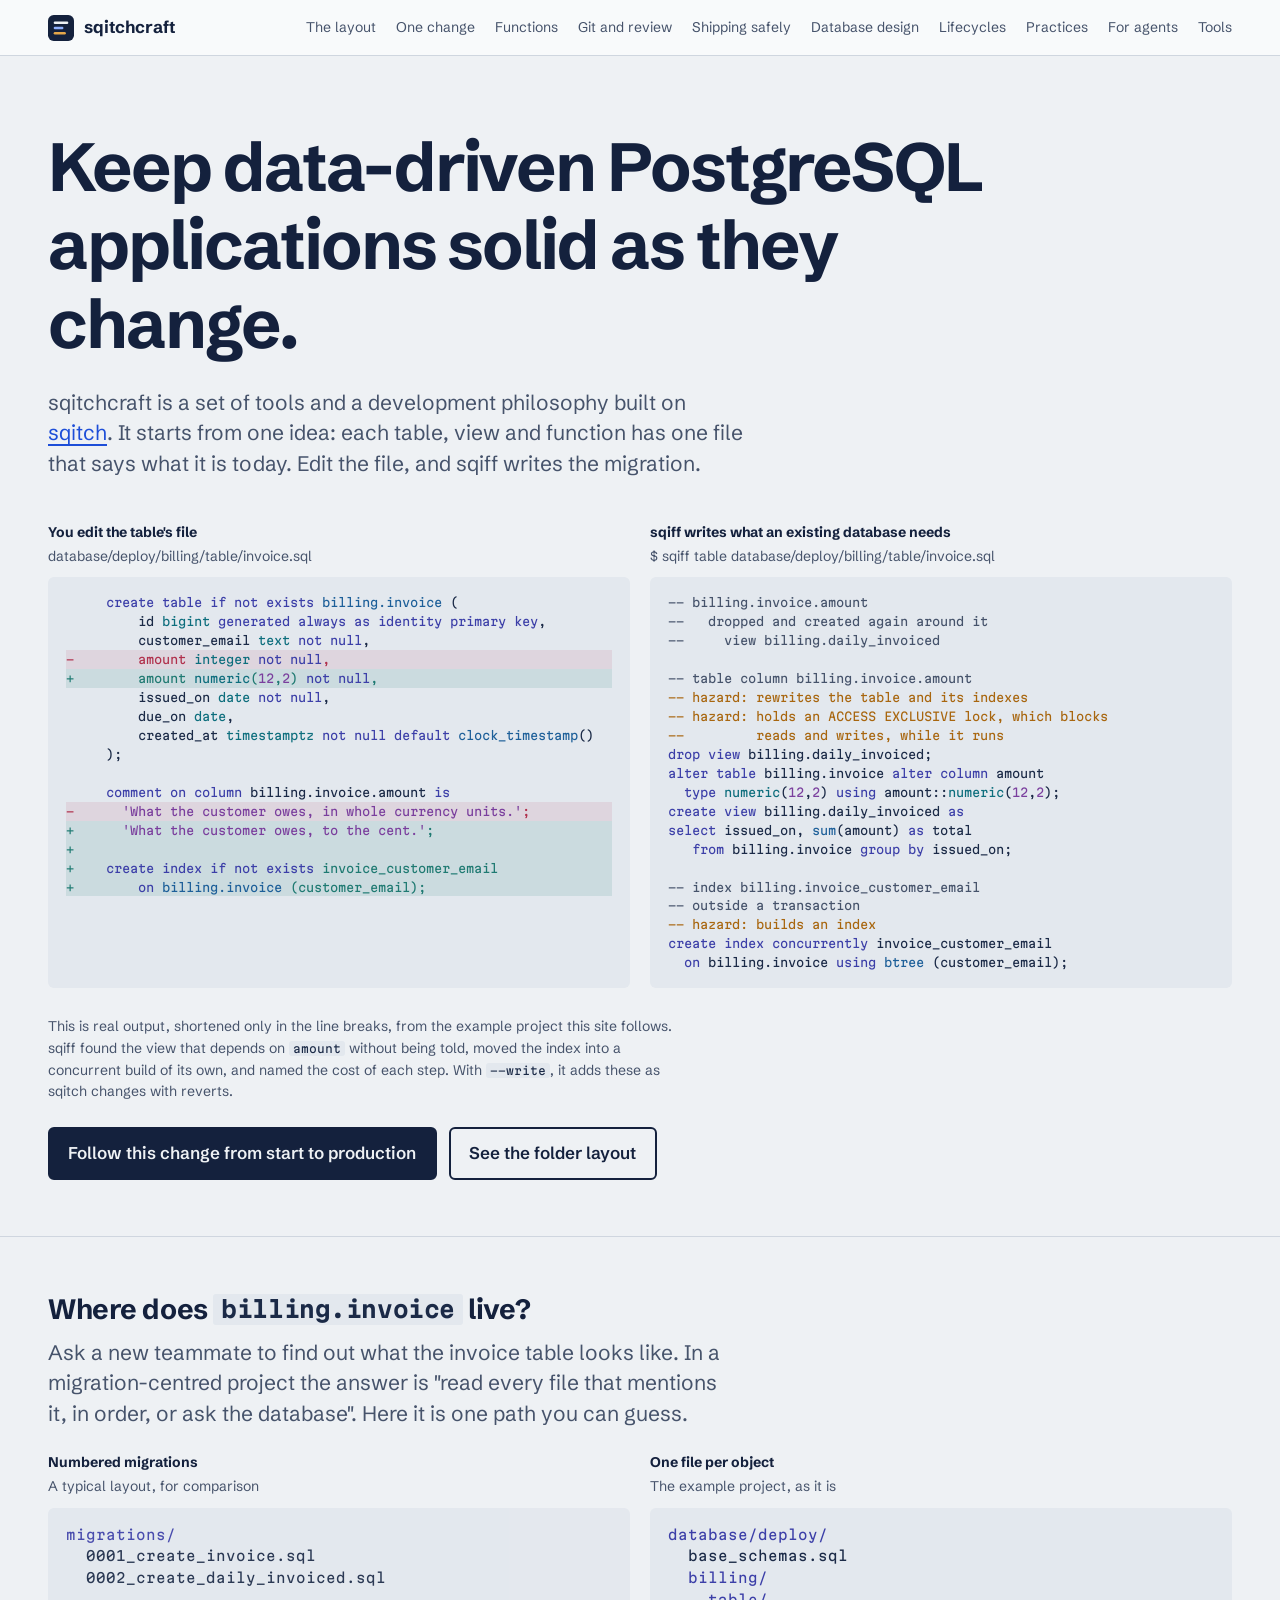
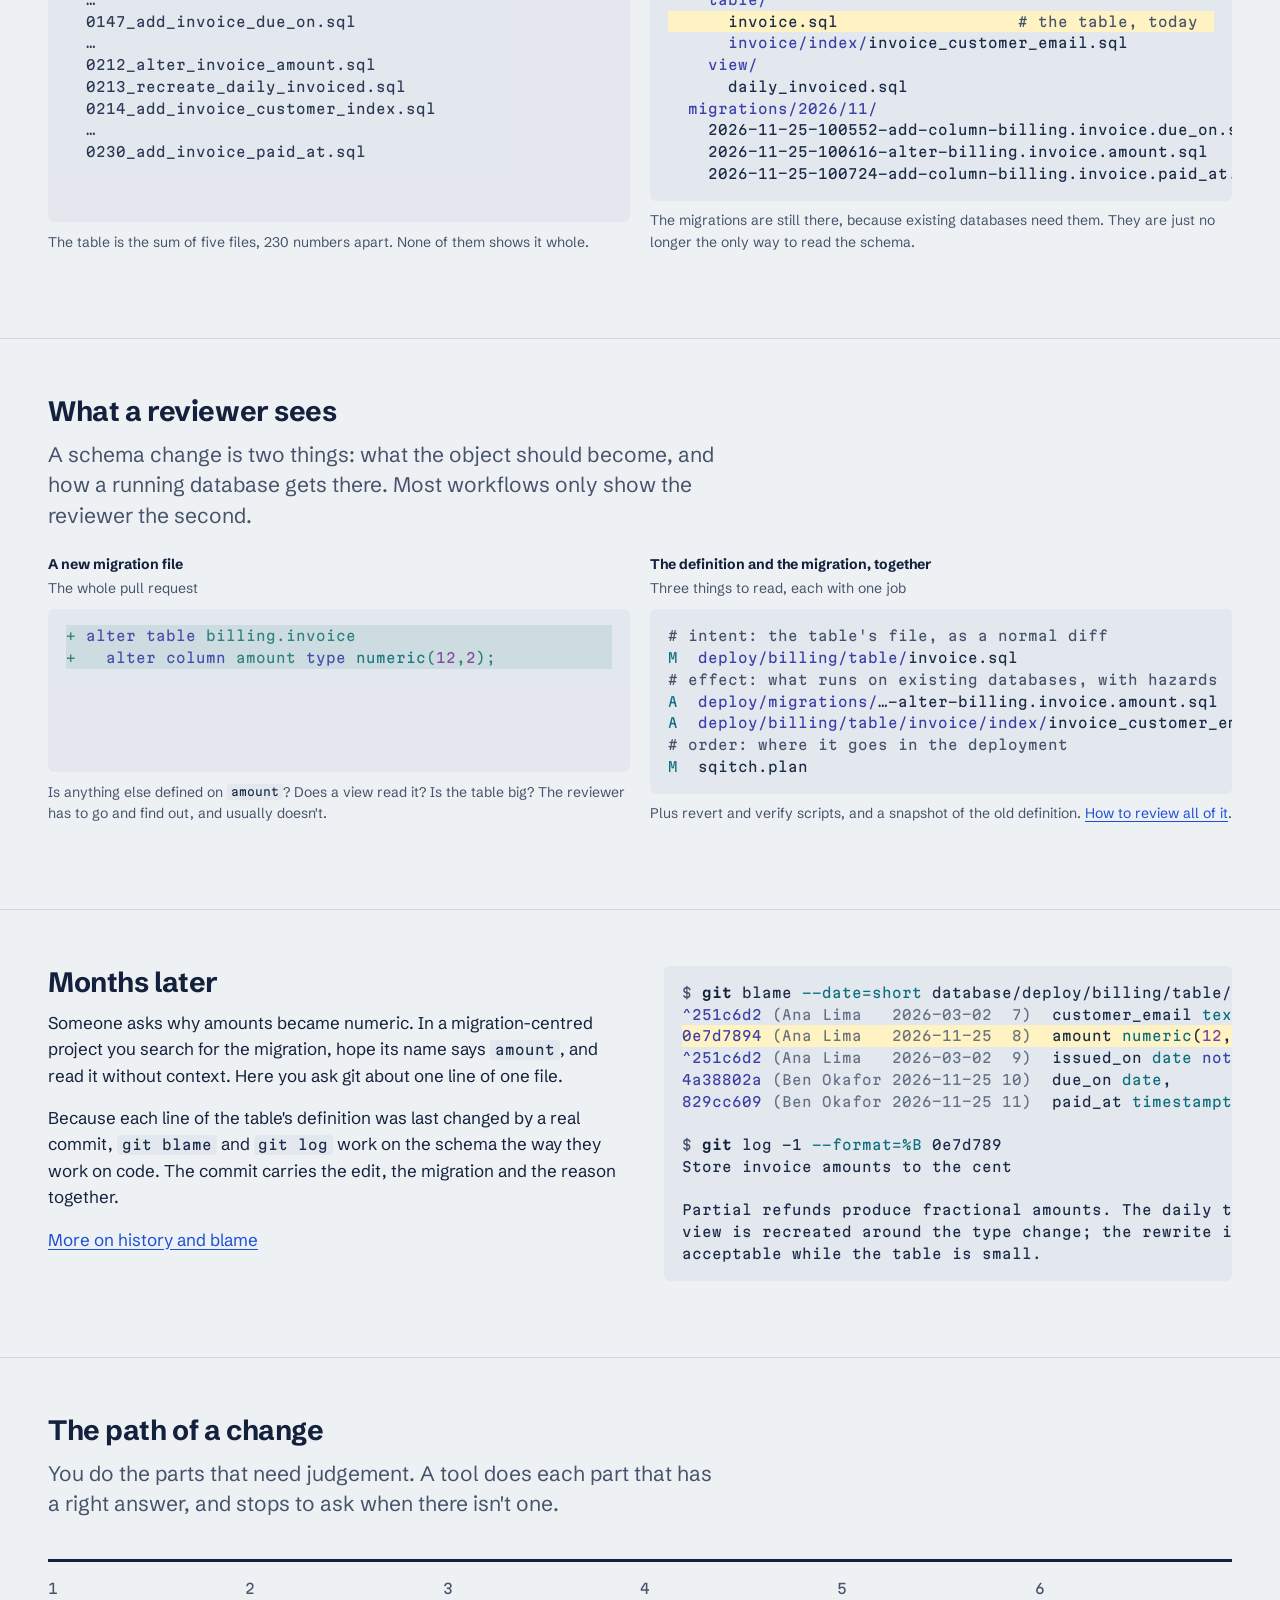
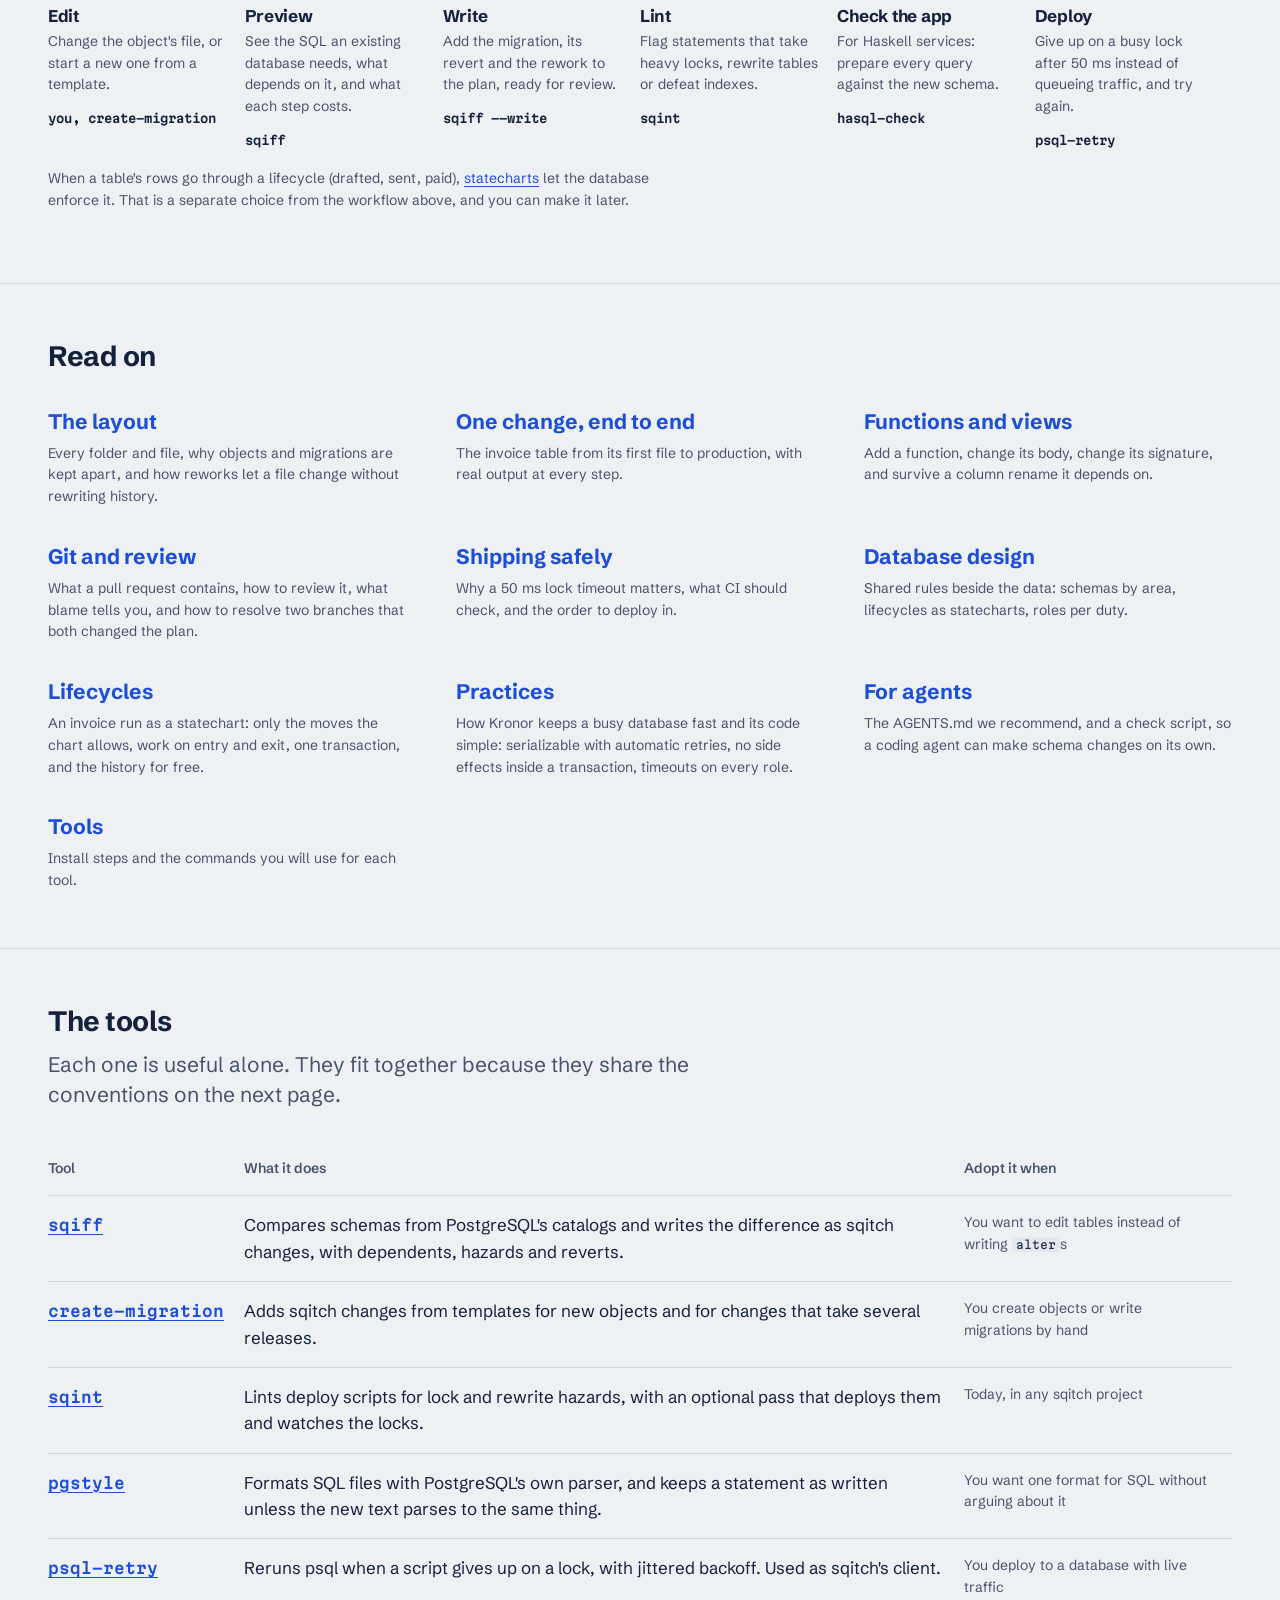
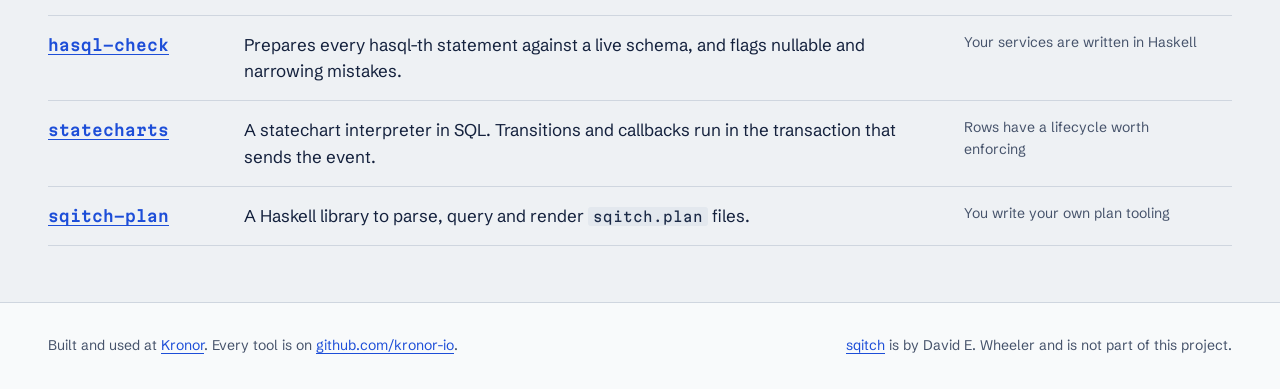
<file: index.html>
<!doctype html>
<html lang="en">
<head>
<meta charset="utf-8">
<meta name="viewport" content="width=device-width, initial-scale=1">
<title>sqitchcraft: PostgreSQL schema changes with sqitch</title>
<meta name="description" content="Tools and a development philosophy for keeping data-driven applications on PostgreSQL solid as they change, built on sqitch. Keep each PostgreSQL table, view and function in one file that says what it is today. Edit it, and let the tools write, check and deploy the migration.">
<link rel="preconnect" href="https://fonts.googleapis.com">
<link rel="preconnect" href="https://fonts.gstatic.com" crossorigin>
<link rel="stylesheet" href="https://fonts.googleapis.com/css2?family=Martian+Mono:wght@400;600&family=Schibsted+Grotesk:wght@400;600;700&display=swap">
<link rel="stylesheet" href="assets/style.css">
<link rel="icon" href="assets/mark.svg" type="image/svg+xml">
</head>
<body>
<a class="skip" href="#main">Skip to content</a>
<header class="top">
  <div class="top-inner">
    <a class="brand" href="index.html"><img src="assets/mark.svg" alt="" width="26" height="26">sqitchcraft</a>
    <nav aria-label="Site">
      <a href="layout.html">The layout</a>
      <a href="workflow.html">One change</a>
      <a href="functions.html">Functions</a>
      <a href="git.html">Git and review</a>
      <a href="pipeline.html">Shipping safely</a>
      <a href="architecture.html">Database design</a>
      <a href="lifecycles.html">Lifecycles</a>
      <a href="practices.html">Practices</a>
      <a href="agents.html">For agents</a>
      <a href="tools.html">Tools</a>
    </nav>
  </div>
</header>

<main id="main">
  <section class="hero-split">
    <h1>Keep data-driven PostgreSQL applications solid as they change.</h1>
    <p class="lede">sqitchcraft is a set of tools and a development philosophy built on <a href="https://sqitch.org">sqitch</a>. It starts from one idea: each table, view and function has one file that says what it is today. Edit the file, and sqiff writes the migration.</p>

    <div class="compare">
      <div class="pane">
        <p class="pane-label">You edit the table's file</p>
        <p class="pane-sub">database/deploy/billing/table/invoice.sql</p>
<pre data-lang="sql">     create table if not exists billing.invoice (
         id bigint generated always as identity primary key,
         customer_email text not null,
<span class="del">-        amount integer not null,</span>
<span class="add">+        amount numeric(12,2) not null,</span>
         issued_on date not null,
         due_on date,
         created_at timestamptz not null default clock_timestamp()
     );

     comment on column billing.invoice.amount is
<span class="del">-      'What the customer owes, in whole currency units.';</span>
<span class="add">+      'What the customer owes, to the cent.';</span>
<span class="add">+</span>
<span class="add">+    create index if not exists invoice_customer_email</span>
<span class="add">+        on billing.invoice (customer_email);</span></pre>
      </div>
      <div class="pane">
        <p class="pane-label">sqiff writes what an existing database needs</p>
        <p class="pane-sub">$ sqiff table database/deploy/billing/table/invoice.sql</p>
<pre data-lang="sql"><span class="c">-- billing.invoice.amount
--   dropped and created again around it
--     view billing.daily_invoiced</span>

<span class="c">-- table column billing.invoice.amount</span>
<span class="w">-- hazard: rewrites the table and its indexes
-- hazard: holds an ACCESS EXCLUSIVE lock, which blocks
--         reads and writes, while it runs</span>
drop view billing.daily_invoiced;
alter table billing.invoice alter column amount
  type numeric(12,2) using amount::numeric(12,2);
create view billing.daily_invoiced as
select issued_on, sum(amount) as total
   from billing.invoice group by issued_on;

<span class="c">-- index billing.invoice_customer_email
-- outside a transaction</span>
<span class="w">-- hazard: builds an index</span>
create index concurrently invoice_customer_email
  on billing.invoice using btree (customer_email);</pre>
      </div>
    </div>
    <p class="arrow-note">This is real output, shortened only in the line breaks, from the example project this site follows. sqiff found the view that depends on <code>amount</code> without being told, moved the index into a concurrent build of its own, and named the cost of each step. With <code>--write</code>, it adds these as sqitch changes with reverts.</p>
    <div class="actions" style="display:flex;gap:.75rem;flex-wrap:wrap;margin-top:1.5rem">
      <a class="button primary" href="workflow.html">Follow this change from start to production</a>
      <a class="button" href="layout.html">See the folder layout</a>
    </div>
  </section>

  <section class="band">
    <div class="band-inner">
      <h2>Where does <code>billing.invoice</code> live?</h2>
      <p class="intro">Ask a new teammate to find out what the invoice table looks like. In a migration-centred project the answer is "read every file that mentions it, in order, or ask the database". Here it is one path you can guess.</p>
      <div class="compare">
        <div class="pane dim">
          <p class="pane-label">Numbered migrations</p>
          <p class="pane-sub">A typical layout, for comparison</p>
<pre data-lang="tree">migrations/
  0001_create_invoice.sql
  0002_create_daily_invoiced.sql
  …
  0147_add_invoice_due_on.sql
  …
  0212_alter_invoice_amount.sql
  0213_recreate_daily_invoiced.sql
  0214_add_invoice_customer_index.sql
  …
  0230_add_invoice_paid_at.sql</pre>
          <p class="pane-note">The table is the sum of five files, 230 numbers apart. None of them shows it whole.</p>
        </div>
        <div class="pane">
          <p class="pane-label">One file per object</p>
          <p class="pane-sub">The example project, as it is</p>
<pre data-lang="tree">database/deploy/
  base_schemas.sql
  billing/
    table/
<span class="hl">      invoice.sql                  <span class="c"># the table, today</span></span>
      invoice/index/invoice_customer_email.sql
    view/
      daily_invoiced.sql
  migrations/2026/11/
    2026-11-25-100552-add-column-billing.invoice.due_on.sql
    2026-11-25-100616-alter-billing.invoice.amount.sql
    2026-11-25-100724-add-column-billing.invoice.paid_at.sql</pre>
          <p class="pane-note">The migrations are still there, because existing databases need them. They are just no longer the only way to read the schema.</p>
        </div>
      </div>
    </div>
  </section>

  <section class="band">
    <div class="band-inner">
      <h2>What a reviewer sees</h2>
      <p class="intro">A schema change is two things: what the object should become, and how a running database gets there. Most workflows only show the reviewer the second.</p>
      <div class="compare">
        <div class="pane dim">
          <p class="pane-label">A new migration file</p>
          <p class="pane-sub">The whole pull request</p>
<pre data-lang="sql"><span class="add">+ alter table billing.invoice</span>
<span class="add">+   alter column amount type numeric(12,2);</span></pre>
          <p class="pane-note">Is anything else defined on <code>amount</code>? Does a view read it? Is the table big? The reviewer has to go and find out, and usually doesn't.</p>
        </div>
        <div class="pane">
          <p class="pane-label">The definition and the migration, together</p>
          <p class="pane-sub">Three things to read, each with one job</p>
<pre data-lang="tree"><span class="c"># intent: the table's file, as a normal diff</span>
M  deploy/billing/table/invoice.sql
<span class="c"># effect: what runs on existing databases, with hazards</span>
A  deploy/migrations/…-alter-billing.invoice.amount.sql
A  deploy/billing/table/invoice/index/invoice_customer_email.sql
<span class="c"># order: where it goes in the deployment</span>
M  sqitch.plan</pre>
          <p class="pane-note">Plus revert and verify scripts, and a snapshot of the old definition. <a href="git.html#review">How to review all of it</a>.</p>
        </div>
      </div>
    </div>
  </section>

  <section class="band">
    <div class="band-inner two">
      <div>
        <h2>Months later</h2>
        <p>Someone asks why amounts became numeric. In a migration-centred project you search for the migration, hope its name says <code>amount</code>, and read it without context. Here you ask git about one line of one file.</p>
        <p>Because each line of the table's definition was last changed by a real commit, <code>git blame</code> and <code>git log</code> work on the schema the way they work on code. The commit carries the edit, the migration and the reason together.</p>
        <p><a href="git.html#history">More on history and blame</a></p>
      </div>
      <div>
<pre data-lang="gitout"><span class="p">$ </span>git blame --date=short database/deploy/billing/table/invoice.sql
^251c6d2 (Ana Lima   2026-03-02  7)  customer_email text not null,
<span class="hl">0e7d7894 (Ana Lima   2026-11-25  8)  amount numeric(12,2) not null,</span>
^251c6d2 (Ana Lima   2026-03-02  9)  issued_on date not null,
4a38802a (Ben Okafor 2026-11-25 10)  due_on date,
829cc609 (Ben Okafor 2026-11-25 11)  paid_at timestamptz,

<span class="p">$ </span>git log -1 --format=%B 0e7d789
Store invoice amounts to the cent

Partial refunds produce fractional amounts. The daily total
view is recreated around the type change; the rewrite is
acceptable while the table is small.</pre>
      </div>
    </div>
  </section>

  <section class="band">
    <div class="band-inner">
      <h2>The path of a change</h2>
      <p class="intro">You do the parts that need judgement. A tool does each part that has a right answer, and stops to ask when there isn't one.</p>
      <ol class="path">
        <li>
          <h3>Edit</h3>
          <p>Change the object's file, or start a new one from a template.</p>
          <span class="tool">you, create-migration</span>
        </li>
        <li>
          <h3>Preview</h3>
          <p>See the SQL an existing database needs, what depends on it, and what each step costs.</p>
          <span class="tool">sqiff</span>
        </li>
        <li>
          <h3>Write</h3>
          <p>Add the migration, its revert and the rework to the plan, ready for review.</p>
          <span class="tool">sqiff --write</span>
        </li>
        <li>
          <h3>Lint</h3>
          <p>Flag statements that take heavy locks, rewrite tables or defeat indexes.</p>
          <span class="tool">sqint</span>
        </li>
        <li>
          <h3>Check the app</h3>
          <p>For Haskell services: prepare every query against the new schema.</p>
          <span class="tool">hasql-check</span>
        </li>
        <li>
          <h3>Deploy</h3>
          <p>Give up on a busy lock after 50&nbsp;ms instead of queueing traffic, and try again.</p>
          <span class="tool">psql-retry</span>
        </li>
      </ol>
      <p class="arrow-note">When a table's rows go through a lifecycle (drafted, sent, paid), <a href="lifecycles.html">statecharts</a> let the database enforce it. That is a separate choice from the workflow above, and you can make it later.</p>
    </div>
  </section>

  <section class="band">
    <div class="band-inner">
      <h2>Read on</h2>
      <ul class="chapters">
        <li><a href="layout.html">The layout</a><p>Every folder and file, why objects and migrations are kept apart, and how reworks let a file change without rewriting history.</p></li>
        <li><a href="workflow.html">One change, end to end</a><p>The invoice table from its first file to production, with real output at every step.</p></li>
        <li><a href="functions.html">Functions and views</a><p>Add a function, change its body, change its signature, and survive a column rename it depends on.</p></li>
        <li><a href="git.html">Git and review</a><p>What a pull request contains, how to review it, what blame tells you, and how to resolve two branches that both changed the plan.</p></li>
        <li><a href="pipeline.html">Shipping safely</a><p>Why a 50&nbsp;ms lock timeout matters, what CI should check, and the order to deploy in.</p></li>
        <li><a href="architecture.html">Database design</a><p>Shared rules beside the data: schemas by area, lifecycles as statecharts, roles per duty.</p></li>
        <li><a href="lifecycles.html">Lifecycles</a><p>An invoice run as a statechart: only the moves the chart allows, work on entry and exit, one transaction, and the history for free.</p></li>
        <li><a href="practices.html">Practices</a><p>How Kronor keeps a busy database fast and its code simple: serializable with automatic retries, no side effects inside a transaction, timeouts on every role.</p></li>
        <li><a href="agents.html">For agents</a><p>The AGENTS.md we recommend, and a check script, so a coding agent can make schema changes on its own.</p></li>
        <li><a href="tools.html">Tools</a><p>Install steps and the commands you will use for each tool.</p></li>
      </ul>
    </div>
  </section>

  <section class="band">
    <div class="band-inner">
      <h2>The tools</h2>
      <p class="intro">Each one is useful alone. They fit together because they share the conventions on the next page.</p>
      <table class="tools">
        <thead><tr><th scope="col">Tool</th><th scope="col">What it does</th><th scope="col">Adopt it when</th></tr></thead>
        <tbody>
          <tr><td><a href="tools.html#sqiff">sqiff</a></td><td>Compares schemas from PostgreSQL's catalogs and writes the difference as sqitch changes, with dependents, hazards and reverts.</td><td class="kind">You want to edit tables instead of writing <code>alter</code>s</td></tr>
          <tr><td><a href="tools.html#create-migration">create-migration</a></td><td>Adds sqitch changes from templates for new objects and for changes that take several releases.</td><td class="kind">You create objects or write migrations by hand</td></tr>
          <tr><td><a href="tools.html#sqint">sqint</a></td><td>Lints deploy scripts for lock and rewrite hazards, with an optional pass that deploys them and watches the locks.</td><td class="kind">Today, in any sqitch project</td></tr>
          <tr><td><a href="tools.html#pgstyle">pgstyle</a></td><td>Formats SQL files with PostgreSQL's own parser, and keeps a statement as written unless the new text parses to the same thing.</td><td class="kind">You want one format for SQL without arguing about it</td></tr>
          <tr><td><a href="tools.html#psql-retry">psql-retry</a></td><td>Reruns psql when a script gives up on a lock, with jittered backoff. Used as sqitch's client.</td><td class="kind">You deploy to a database with live traffic</td></tr>
          <tr><td><a href="tools.html#hasql-check">hasql-check</a></td><td>Prepares every hasql-th statement against a live schema, and flags nullable and narrowing mistakes.</td><td class="kind">Your services are written in Haskell</td></tr>
          <tr><td><a href="tools.html#statecharts">statecharts</a></td><td>A statechart interpreter in SQL. Transitions and callbacks run in the transaction that sends the event.</td><td class="kind">Rows have a lifecycle worth enforcing</td></tr>
          <tr><td><a href="tools.html#sqitch-plan">sqitch-plan</a></td><td>A Haskell library to parse, query and render <code>sqitch.plan</code> files.</td><td class="kind">You write your own plan tooling</td></tr>
        </tbody>
      </table>
    </div>
  </section>
</main>

<footer>
  <div class="inner">
    <p>Built and used at <a href="https://kronor.io">Kronor</a>. Every tool is on <a href="https://github.com/kronor-io">github.com/kronor-io</a>.</p>
    <p><a href="https://sqitch.org">sqitch</a> is by David E. Wheeler and is not part of this project.</p>
  </div>
</footer>
<script src="assets/highlight.js" defer></script>
</body>
</html>
</file>
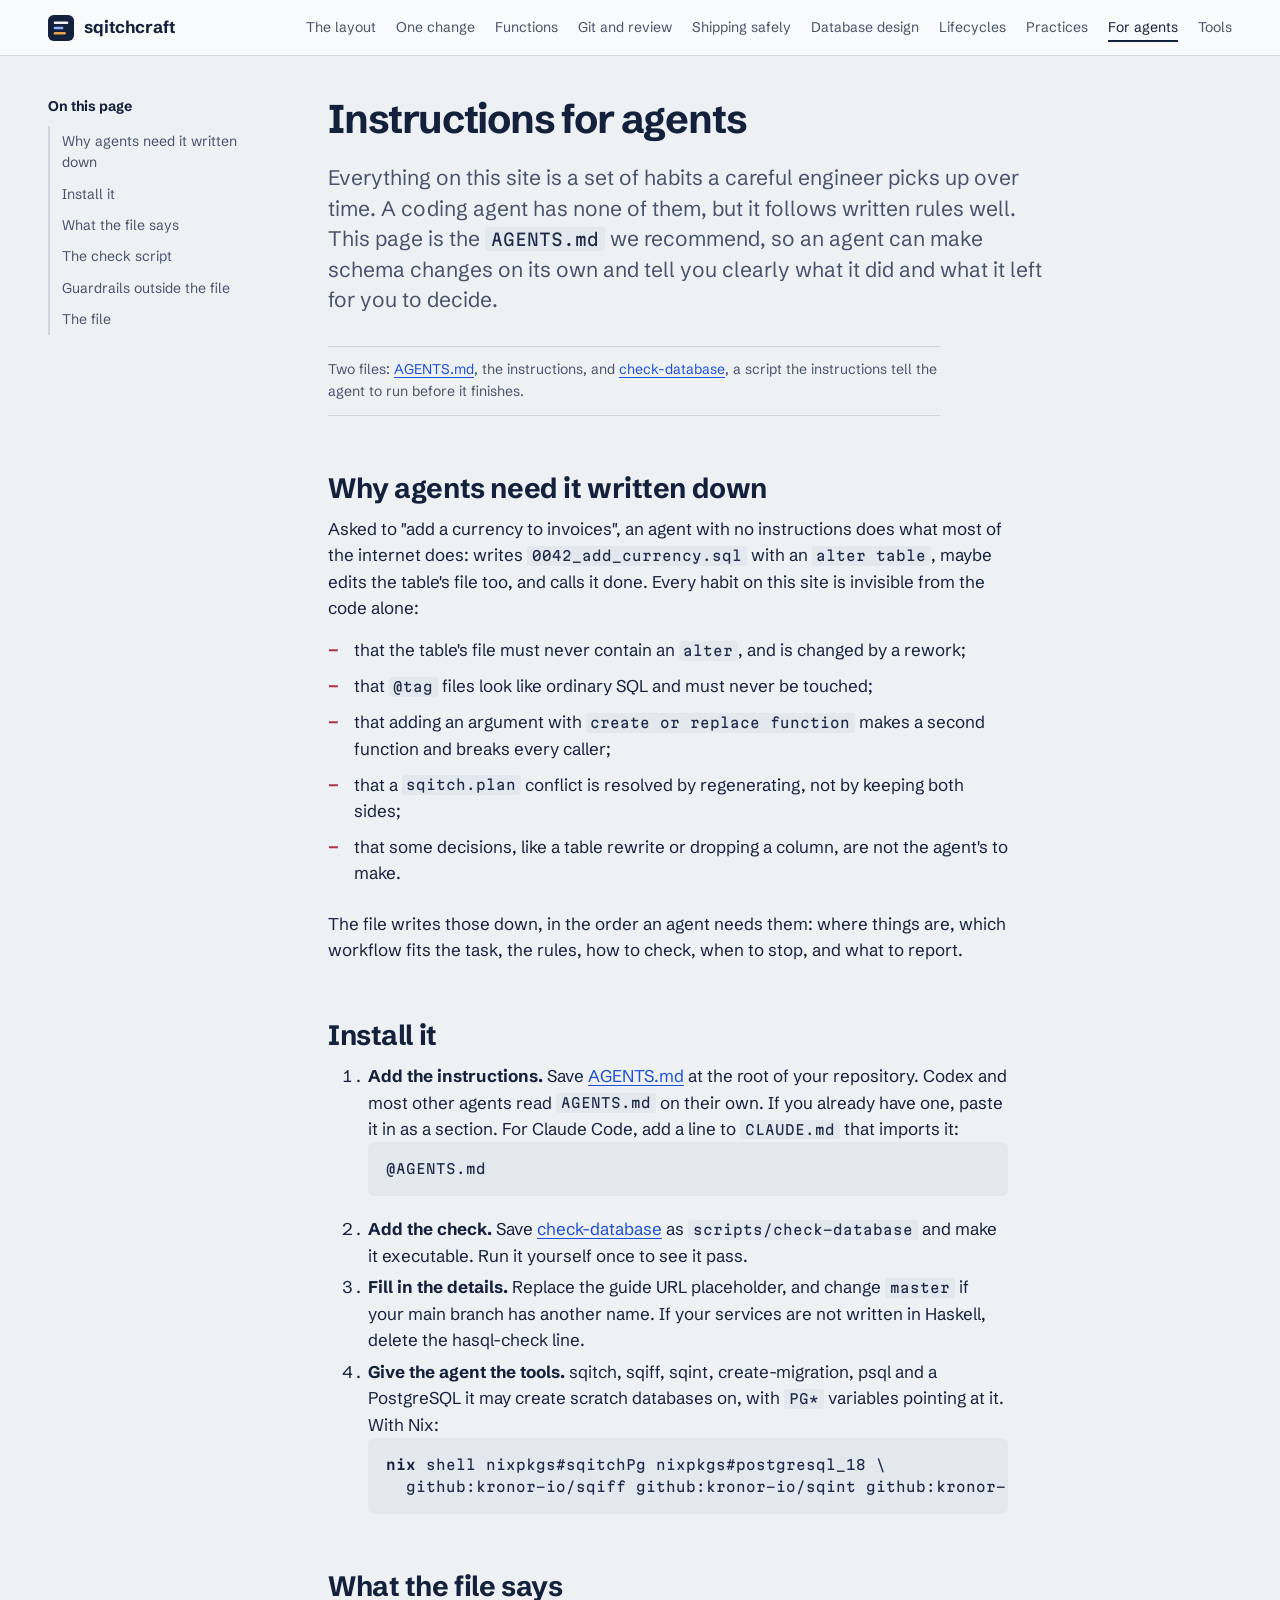
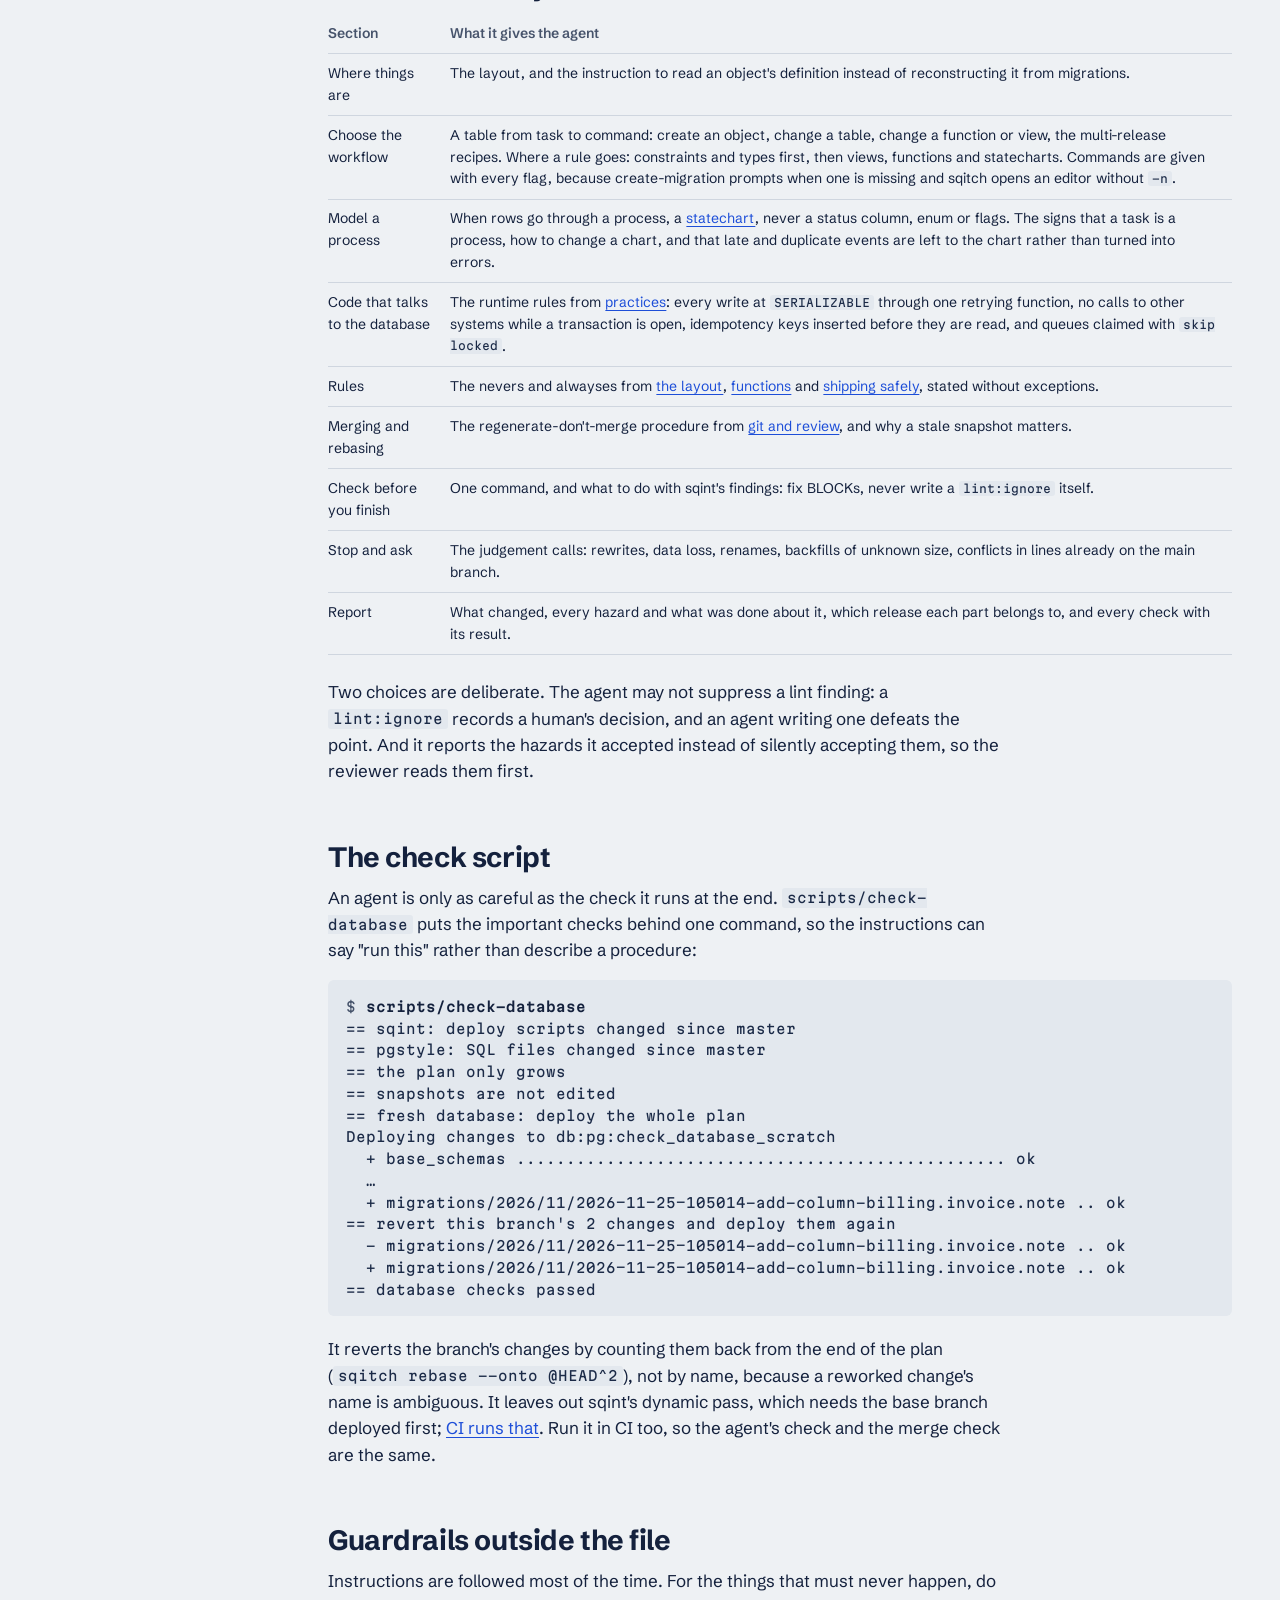
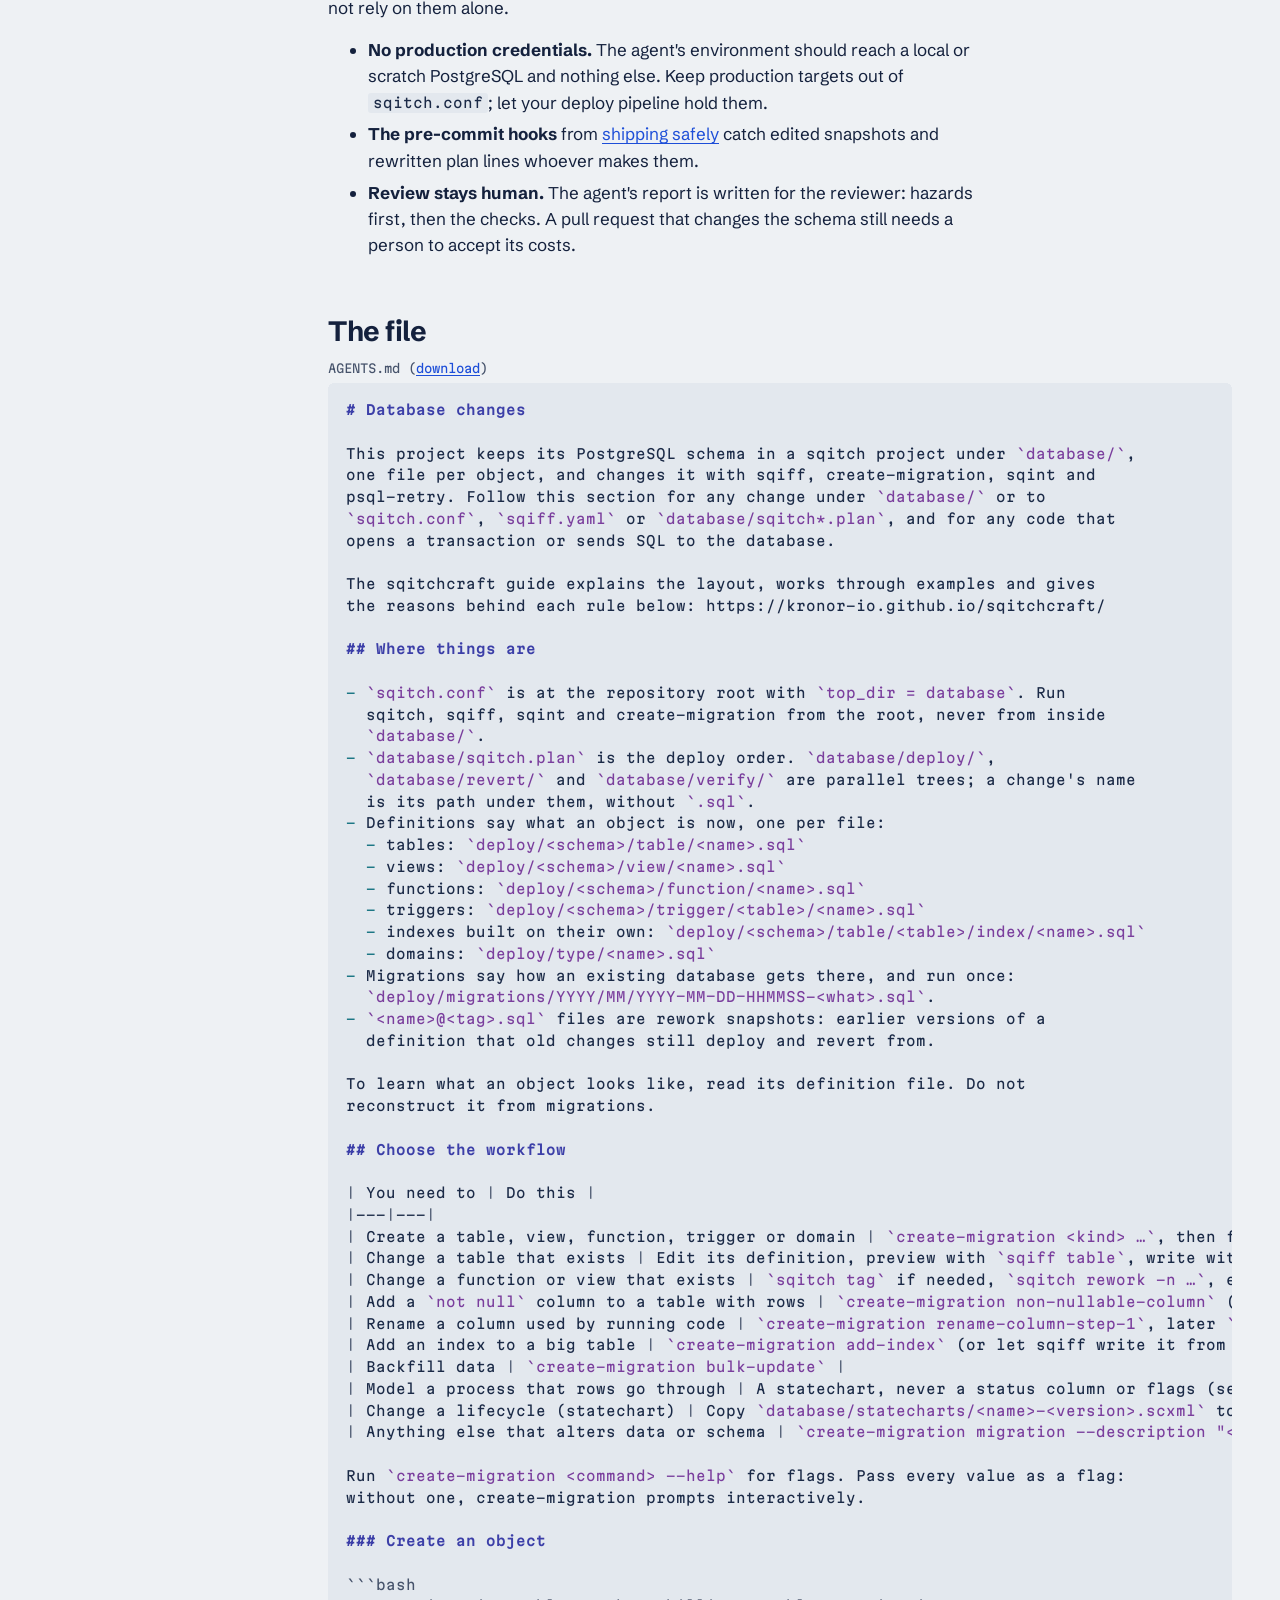
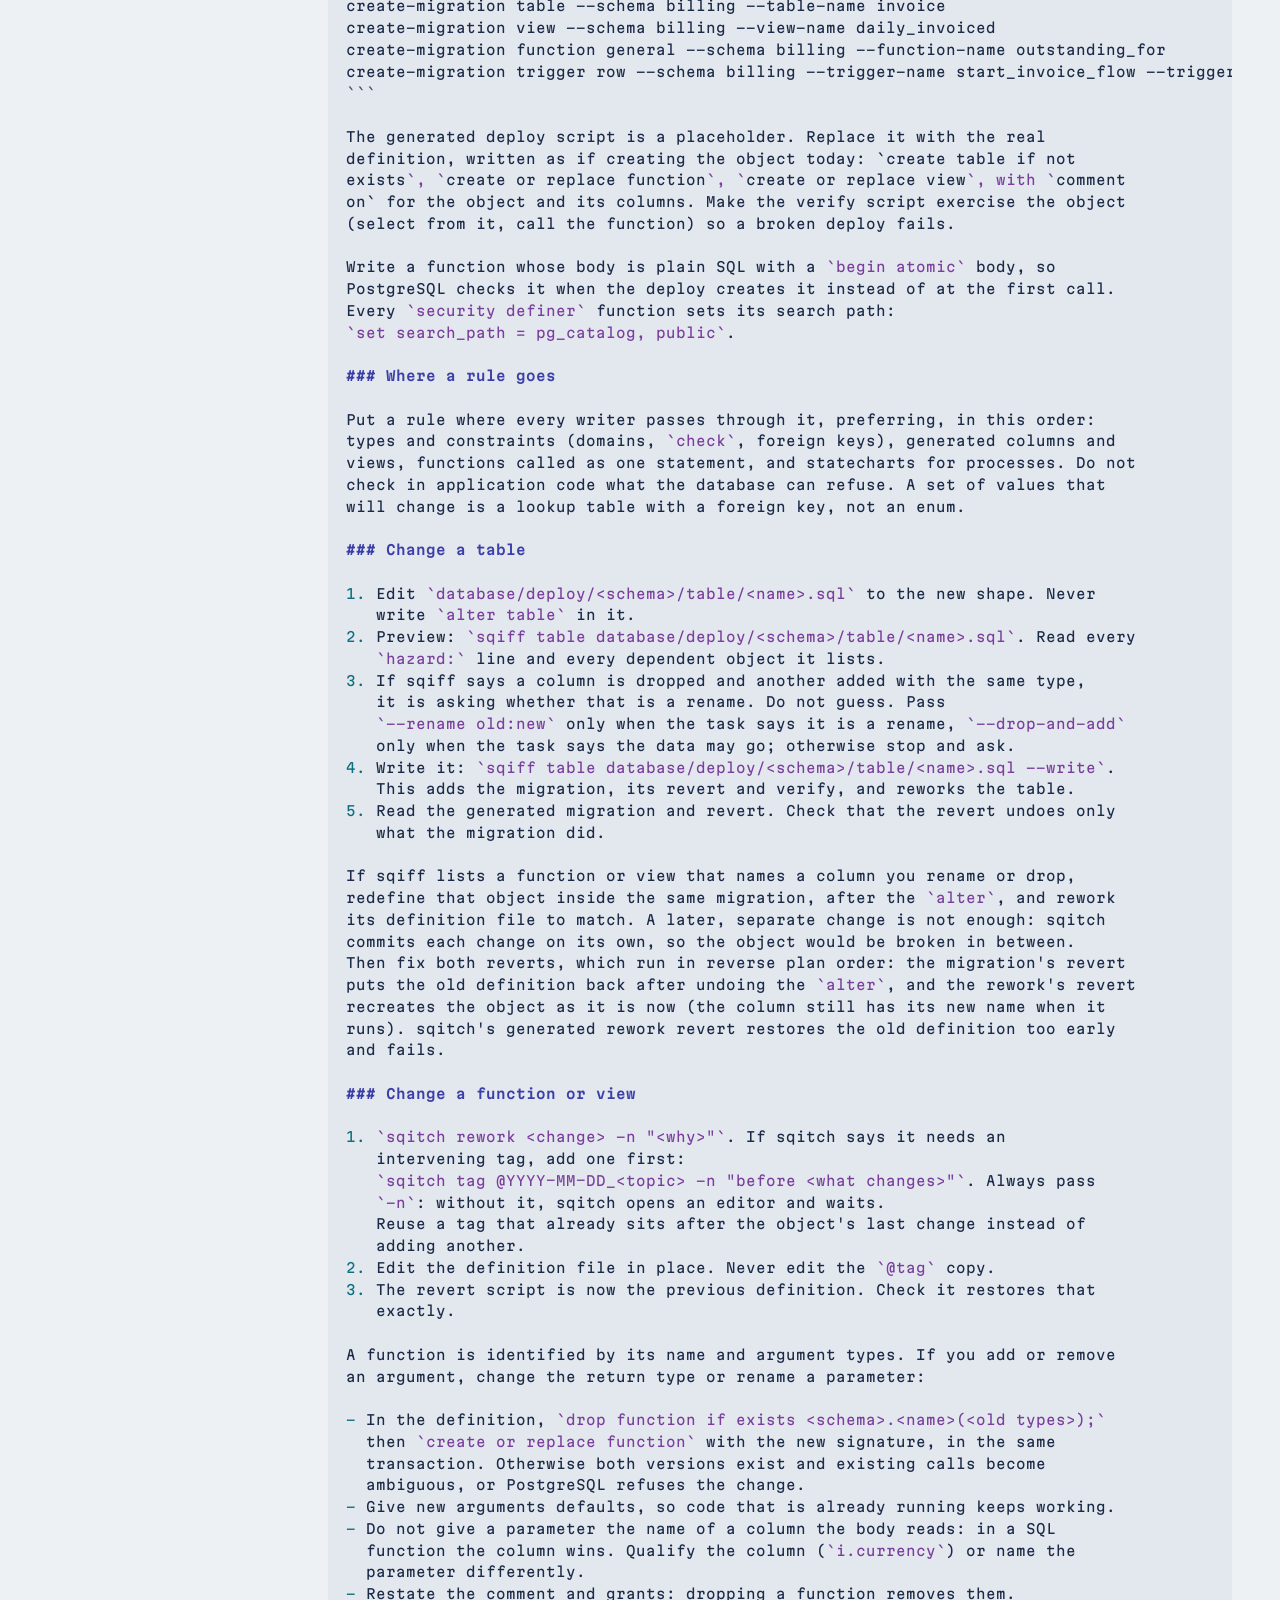
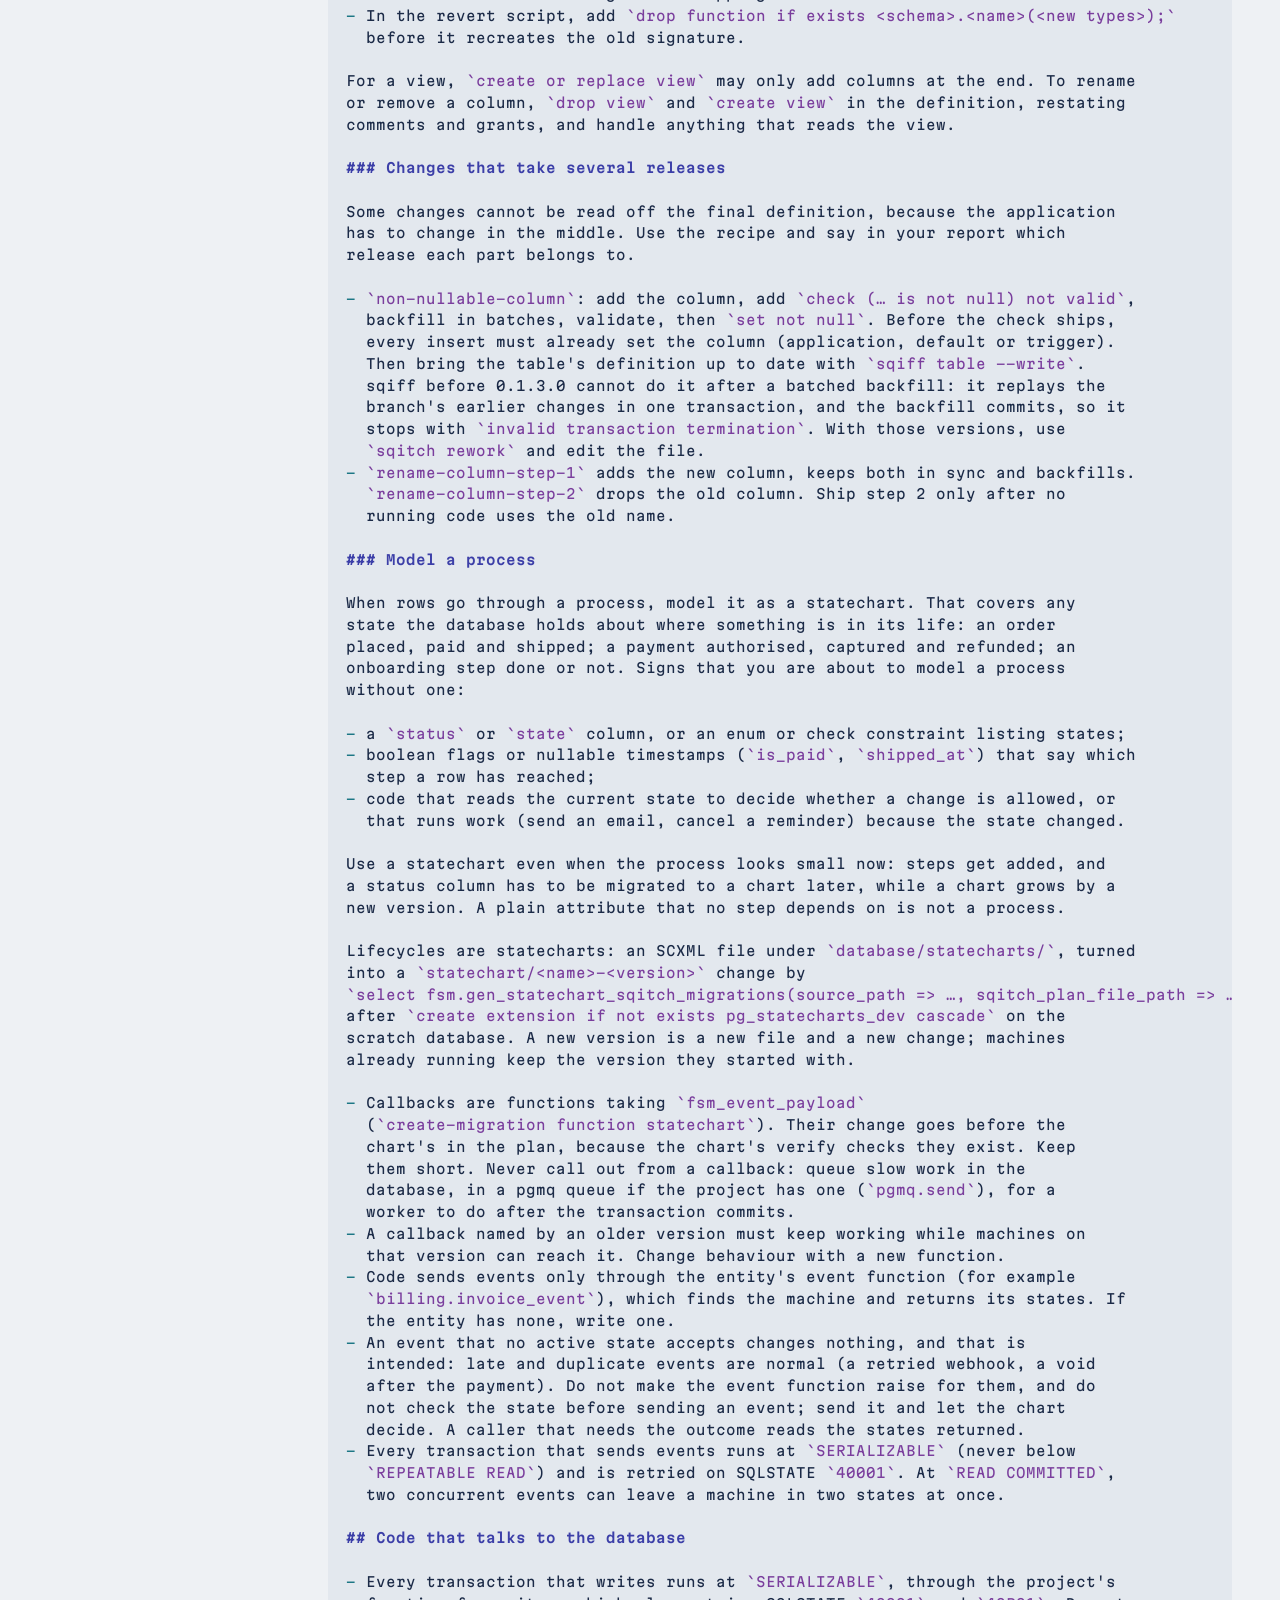
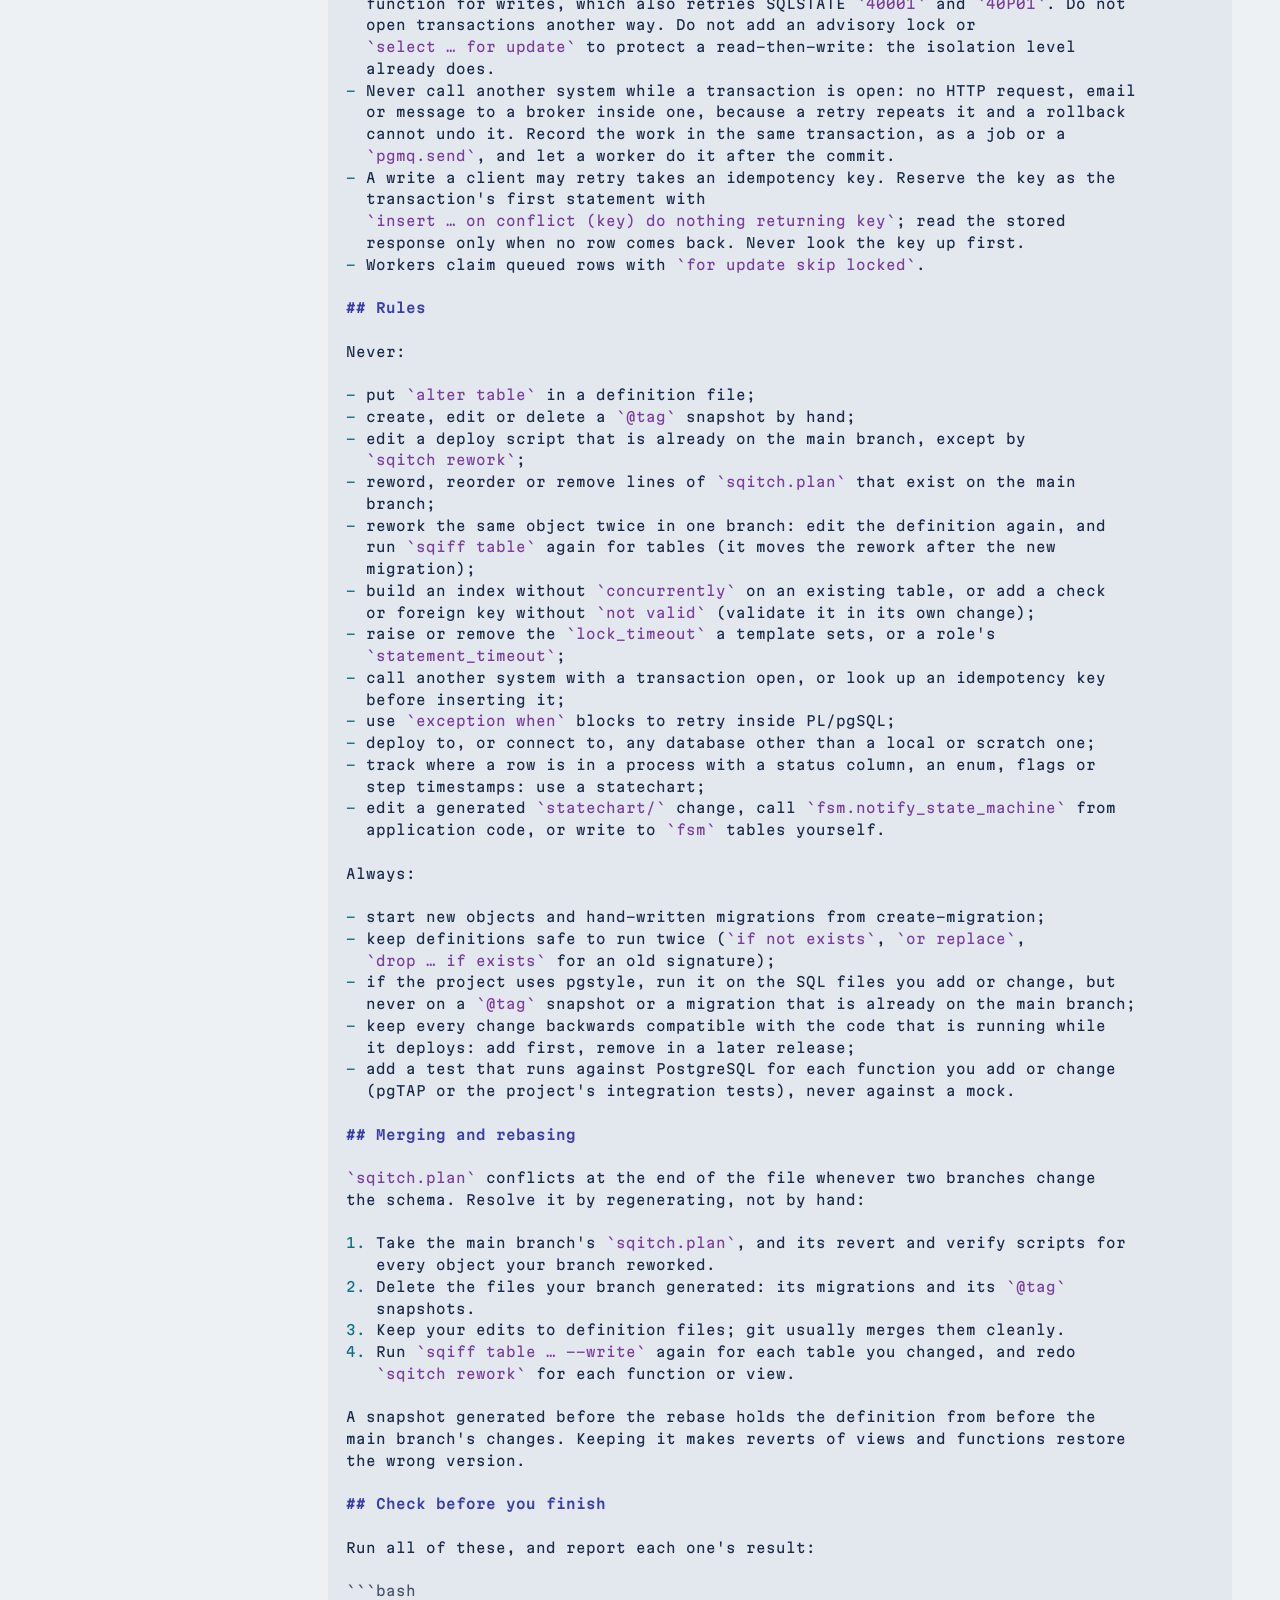
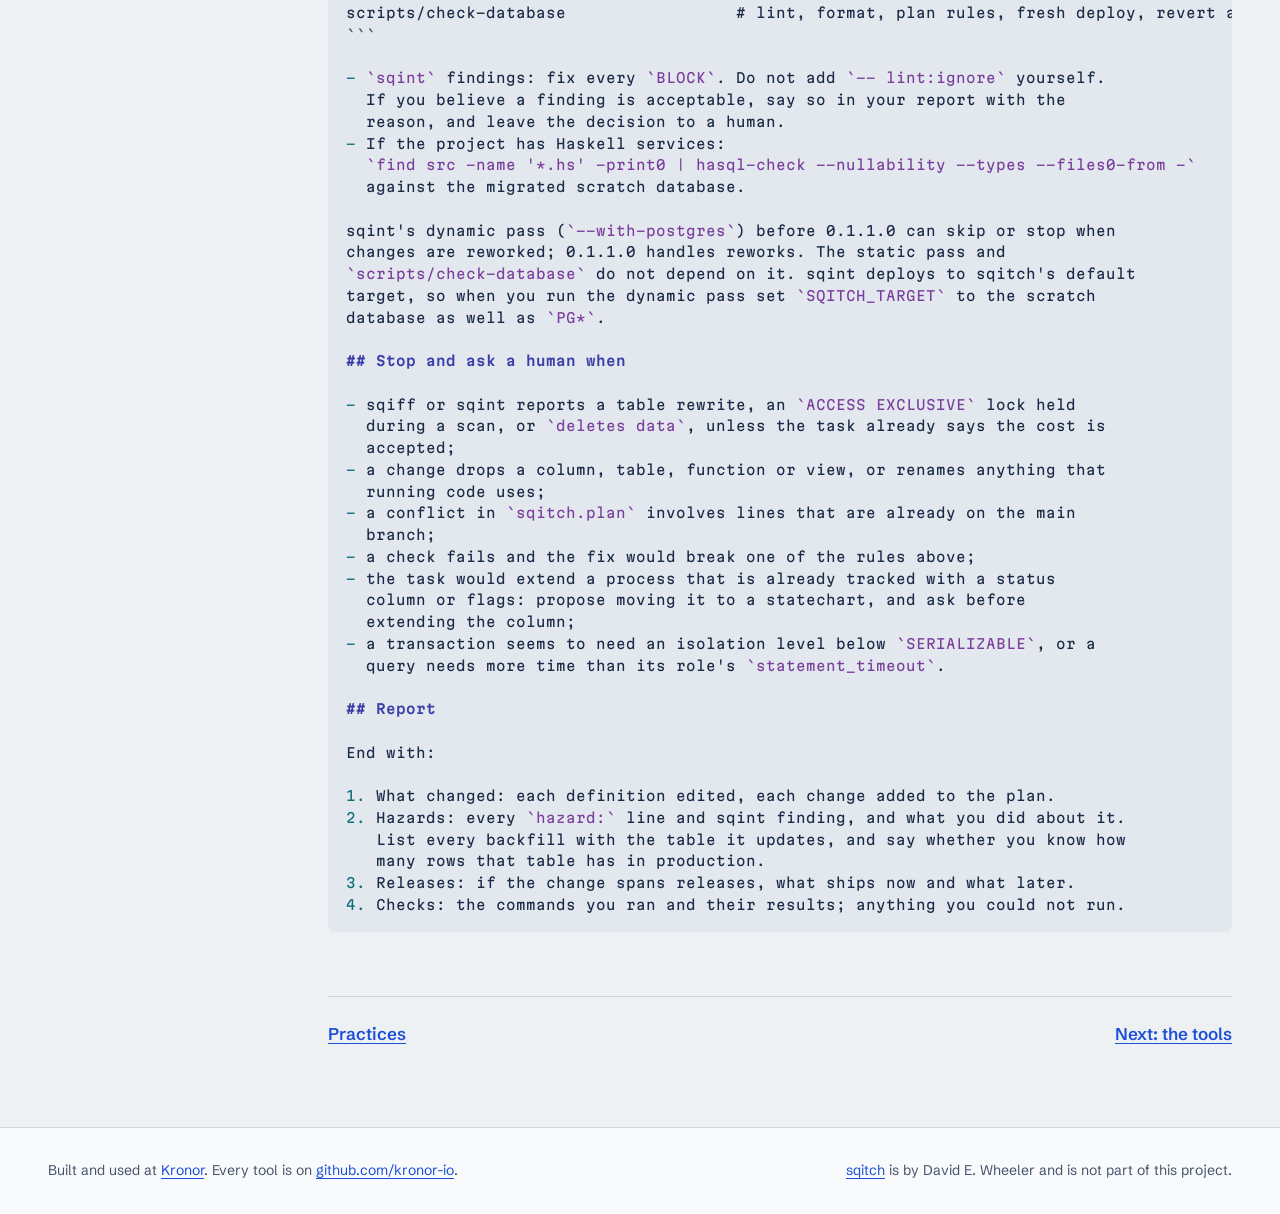
<file: agents.html>
<!doctype html>
<html lang="en">
<head>
<meta charset="utf-8">
<meta name="viewport" content="width=device-width, initial-scale=1">
<title>For agents · sqitchcraft</title>
<meta name="description" content="The AGENTS.md we recommend so a coding agent can make PostgreSQL schema changes with sqitch, sqiff, sqint and create-migration on its own, and a script that checks its work.">
<link rel="preconnect" href="https://fonts.googleapis.com">
<link rel="preconnect" href="https://fonts.gstatic.com" crossorigin>
<link rel="stylesheet" href="https://fonts.googleapis.com/css2?family=Martian+Mono:wght@400;600&family=Schibsted+Grotesk:wght@400;600;700&display=swap">
<link rel="stylesheet" href="assets/style.css">
<link rel="icon" href="assets/mark.svg" type="image/svg+xml">
</head>
<body>
<a class="skip" href="#main">Skip to content</a>
<header class="top">
  <div class="top-inner">
    <a class="brand" href="index.html"><img src="assets/mark.svg" alt="" width="26" height="26">sqitchcraft</a>
    <nav aria-label="Site">
      <a href="layout.html">The layout</a>
      <a href="workflow.html">One change</a>
      <a href="functions.html">Functions</a>
      <a href="git.html">Git and review</a>
      <a href="pipeline.html">Shipping safely</a>
      <a href="architecture.html">Database design</a>
      <a href="lifecycles.html">Lifecycles</a>
      <a href="practices.html">Practices</a>
      <a href="agents.html" aria-current="page">For agents</a>
      <a href="tools.html">Tools</a>
    </nav>
  </div>
</header>

<main id="main" class="doc">
  <nav class="toc" aria-label="On this page">
    <p>On this page</p>
    <ul>
      <li><a href="#why">Why agents need it written down</a></li>
      <li><a href="#install">Install it</a></li>
      <li><a href="#contents">What the file says</a></li>
      <li><a href="#check">The check script</a></li>
      <li><a href="#guardrails">Guardrails outside the file</a></li>
      <li><a href="#file">The file</a></li>
    </ul>
  </nav>

  <article>
    <h1>Instructions for agents</h1>
    <p class="lede">Everything on this site is a set of habits a careful engineer picks up over time. A coding agent has none of them, but it follows written rules well. This page is the <code>AGENTS.md</code> we recommend, so an agent can make schema changes on its own and tell you clearly what it did and what it left for you to decide.</p>
    <p class="outcome">Two files: <a href="agents/AGENTS.md" download>AGENTS.md</a>, the instructions, and <a href="agents/check-database" download>check-database</a>, a script the instructions tell the agent to run before it finishes.</p>

    <h2 id="why">Why agents need it written down</h2>
    <p>Asked to "add a currency to invoices", an agent with no instructions does what most of the internet does: writes <code>0042_add_currency.sql</code> with an <code>alter table</code>, maybe edits the table's file too, and calls it done. Every habit on this site is invisible from the code alone:</p>
    <ul class="verdicts">
      <li class="no">that the table's file must never contain an <code>alter</code>, and is changed by a rework;</li>
      <li class="no">that <code>@tag</code> files look like ordinary SQL and must never be touched;</li>
      <li class="no">that adding an argument with <code>create or replace function</code> makes a second function and breaks every caller;</li>
      <li class="no">that a <code>sqitch.plan</code> conflict is resolved by regenerating, not by keeping both sides;</li>
      <li class="no">that some decisions, like a table rewrite or dropping a column, are not the agent's to make.</li>
    </ul>
    <p>The file writes those down, in the order an agent needs them: where things are, which workflow fits the task, the rules, how to check, when to stop, and what to report.</p>

    <h2 id="install">Install it</h2>
    <ol>
      <li><strong>Add the instructions.</strong> Save <a href="agents/AGENTS.md" download>AGENTS.md</a> at the root of your repository. Codex and most other agents read <code>AGENTS.md</code> on their own. If you already have one, paste it in as a section. For Claude Code, add a line to <code>CLAUDE.md</code> that imports it:
<pre data-lang="plain">@AGENTS.md</pre></li>
      <li><strong>Add the check.</strong> Save <a href="agents/check-database" download>check-database</a> as <code>scripts/check-database</code> and make it executable. Run it yourself once to see it pass.</li>
      <li><strong>Fill in the details.</strong> Replace the guide URL placeholder, and change <code>master</code> if your main branch has another name. If your services are not written in Haskell, delete the hasql-check line.</li>
      <li><strong>Give the agent the tools.</strong> sqitch, sqiff, sqint, create-migration, psql and a PostgreSQL it may create scratch databases on, with <code>PG*</code> variables pointing at it. With Nix:
<pre data-lang="shell">nix shell nixpkgs#sqitchPg nixpkgs#postgresql_18 \
  github:kronor-io/sqiff github:kronor-io/sqint github:kronor-io/sqitch-with-templates</pre></li>
    </ol>

    <h2 id="contents">What the file says</h2>
    <div class="table-wrap">
    <table class="plain">
      <thead><tr><th>Section</th><th>What it gives the agent</th></tr></thead>
      <tbody>
        <tr><td>Where things are</td><td>The layout, and the instruction to read an object's definition instead of reconstructing it from migrations.</td></tr>
        <tr><td>Choose the workflow</td><td>A table from task to command: create an object, change a table, change a function or view, the multi-release recipes. Where a rule goes: constraints and types first, then views, functions and statecharts. Commands are given with every flag, because create-migration prompts when one is missing and sqitch opens an editor without <code>-n</code>.</td></tr>
        <tr><td>Model a process</td><td>When rows go through a process, a <a href="lifecycles.html">statechart</a>, never a status column, enum or flags. The signs that a task is a process, how to change a chart, and that late and duplicate events are left to the chart rather than turned into errors.</td></tr>
        <tr><td>Code that talks to the database</td><td>The runtime rules from <a href="practices.html">practices</a>: every write at <code>SERIALIZABLE</code> through one retrying function, no calls to other systems while a transaction is open, idempotency keys inserted before they are read, and queues claimed with <code>skip locked</code>.</td></tr>
        <tr><td>Rules</td><td>The nevers and alwayses from <a href="layout.html">the layout</a>, <a href="functions.html">functions</a> and <a href="pipeline.html">shipping safely</a>, stated without exceptions.</td></tr>
        <tr><td>Merging and rebasing</td><td>The regenerate-don't-merge procedure from <a href="git.html#conflicts">git and review</a>, and why a stale snapshot matters.</td></tr>
        <tr><td>Check before you finish</td><td>One command, and what to do with sqint's findings: fix BLOCKs, never write a <code>lint:ignore</code> itself.</td></tr>
        <tr><td>Stop and ask</td><td>The judgement calls: rewrites, data loss, renames, backfills of unknown size, conflicts in lines already on the main branch.</td></tr>
        <tr><td>Report</td><td>What changed, every hazard and what was done about it, which release each part belongs to, and every check with its result.</td></tr>
      </tbody>
    </table>
    </div>
    <p>Two choices are deliberate. The agent may not suppress a lint finding: a <code>lint:ignore</code> records a human's decision, and an agent writing one defeats the point. And it reports the hazards it accepted instead of silently accepting them, so the reviewer reads them first.</p>

    <h2 id="check">The check script</h2>
    <p>An agent is only as careful as the check it runs at the end. <code>scripts/check-database</code> puts the important checks behind one command, so the instructions can say "run this" rather than describe a procedure:</p>
<pre data-lang="shell"><span class="p">$ </span>scripts/check-database
== sqint: deploy scripts changed since master
== pgstyle: SQL files changed since master
== the plan only grows
== snapshots are not edited
== fresh database: deploy the whole plan
Deploying changes to db:pg:check_database_scratch
  + base_schemas ................................................. ok
  …
  + migrations/2026/11/2026-11-25-105014-add-column-billing.invoice.note .. ok
== revert this branch's 2 changes and deploy them again
  - migrations/2026/11/2026-11-25-105014-add-column-billing.invoice.note .. ok
  + migrations/2026/11/2026-11-25-105014-add-column-billing.invoice.note .. ok
== database checks passed</pre>
    <p>It reverts the branch's changes by counting them back from the end of the plan (<code>sqitch rebase --onto @HEAD^2</code>), not by name, because a reworked change's name is ambiguous. It leaves out sqint's dynamic pass, which needs the base branch deployed first; <a href="pipeline.html#ci">CI runs that</a>. Run it in CI too, so the agent's check and the merge check are the same.</p>

    <h2 id="guardrails">Guardrails outside the file</h2>
    <p>Instructions are followed most of the time. For the things that must never happen, do not rely on them alone.</p>
    <ul>
      <li><strong>No production credentials.</strong> The agent's environment should reach a local or scratch PostgreSQL and nothing else. Keep production targets out of <code>sqitch.conf</code>; let your deploy pipeline hold them.</li>
      <li><strong>The pre-commit hooks</strong> from <a href="pipeline.html#precommit">shipping safely</a> catch edited snapshots and rewritten plan lines whoever makes them.</li>
      <li><strong>Review stays human.</strong> The agent's report is written for the reviewer: hazards first, then the checks. A pull request that changes the schema still needs a person to accept its costs.</li>
    </ul>

    <h2 id="file">The file</h2>
    <p class="filename">AGENTS.md (<a href="agents/AGENTS.md" download>download</a>)</p>
<pre id="agents-md" data-lang="md">Loading <a href="agents/AGENTS.md">agents/AGENTS.md</a>…</pre>

    <div class="next">
      <a href="practices.html">Practices</a>
      <a href="tools.html">Next: the tools</a>
    </div>
  </article>
</main>

<footer>
  <div class="inner">
    <p>Built and used at <a href="https://kronor.io">Kronor</a>. Every tool is on <a href="https://github.com/kronor-io">github.com/kronor-io</a>.</p>
    <p><a href="https://sqitch.org">sqitch</a> is by David E. Wheeler and is not part of this project.</p>
  </div>
</footer>
<script src="assets/highlight.js"></script>
<script>
  // Show the instructions from the file itself, so the page never drifts from it.
  fetch("agents/AGENTS.md")
    .then((r) => (r.ok ? r.text() : Promise.reject(r.status)))
    .then((text) => {
      const pre = document.getElementById("agents-md");
      pre.textContent = text;
      if (window.highlightPre) window.highlightPre(pre);
    })
    .catch(() => {});
</script>
</body>
</html>
</file>
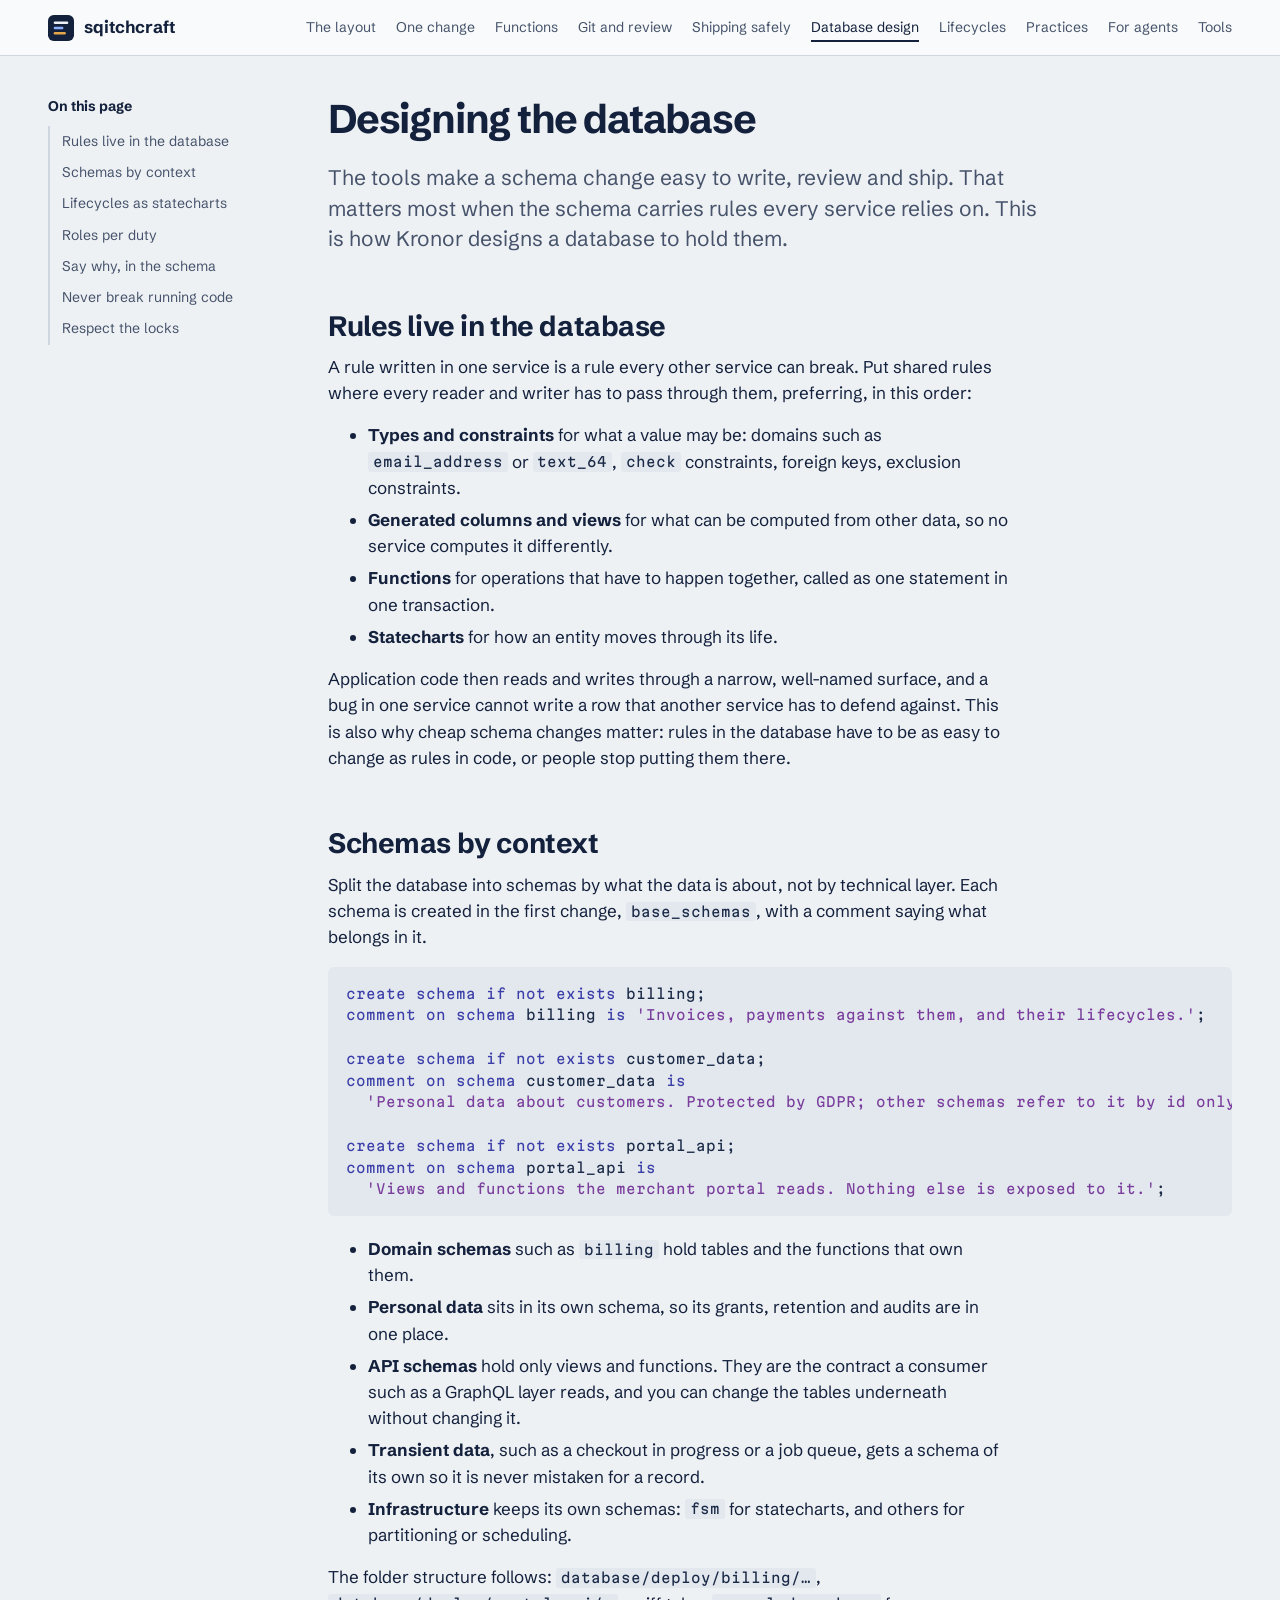
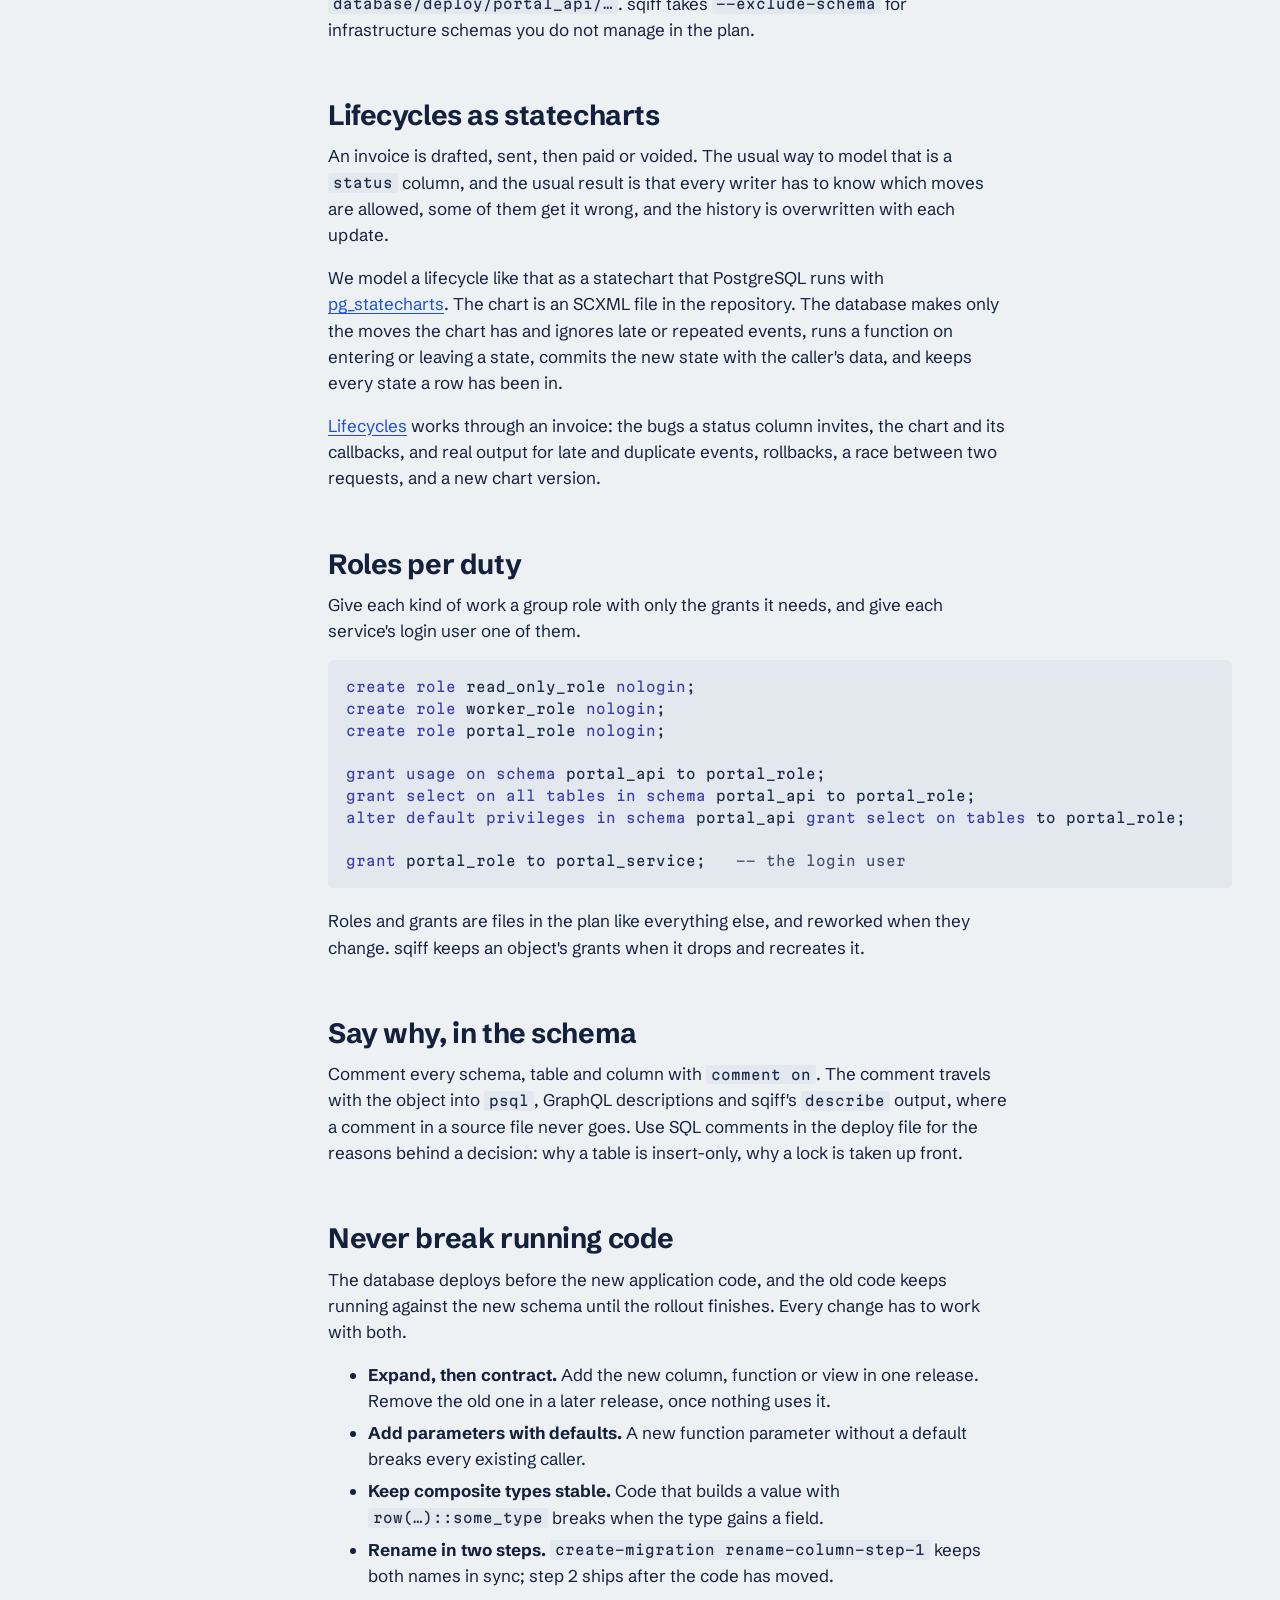
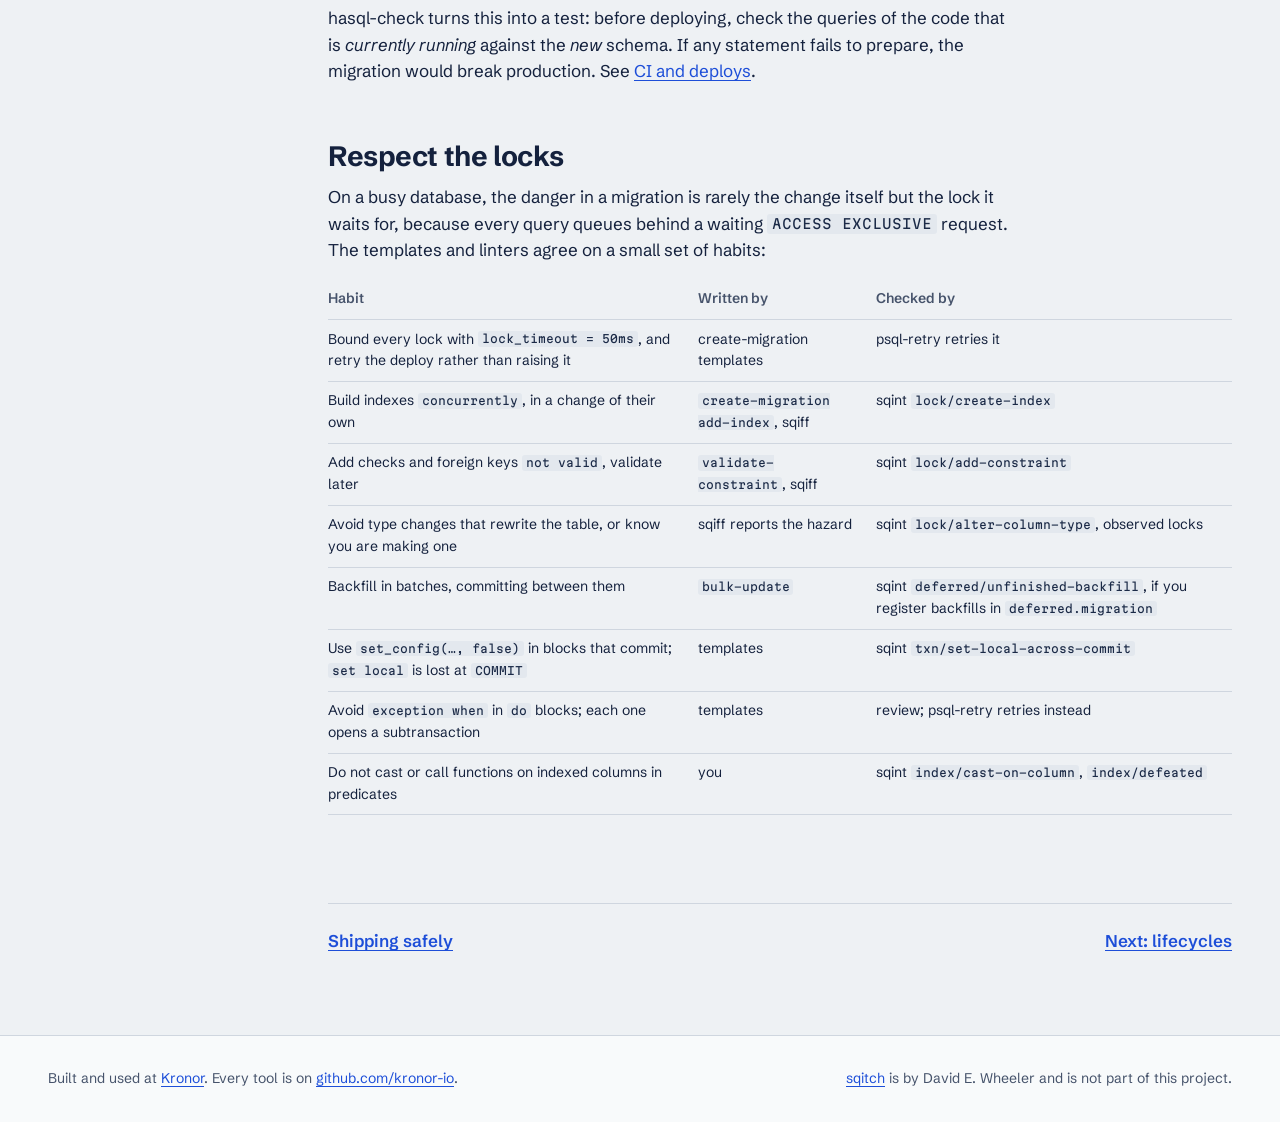
<file: architecture.html>
<!doctype html>
<html lang="en">
<head>
<meta charset="utf-8">
<meta name="viewport" content="width=device-width, initial-scale=1">
<title>Database design · sqitchcraft</title>
<meta name="description" content="How to design a PostgreSQL database that carries the application's rules: schemas by context, statecharts for lifecycles, roles per duty, and changes that never break running code.">
<link rel="preconnect" href="https://fonts.googleapis.com">
<link rel="preconnect" href="https://fonts.gstatic.com" crossorigin>
<link rel="stylesheet" href="https://fonts.googleapis.com/css2?family=Martian+Mono:wght@400;600&family=Schibsted+Grotesk:wght@400;600;700&display=swap">
<link rel="stylesheet" href="assets/style.css">
<link rel="icon" href="assets/mark.svg" type="image/svg+xml">
</head>
<body>
<a class="skip" href="#main">Skip to content</a>
<header class="top">
  <div class="top-inner">
    <a class="brand" href="index.html"><img src="assets/mark.svg" alt="" width="26" height="26">sqitchcraft</a>
    <nav aria-label="Site">
      <a href="layout.html">The layout</a>
      <a href="workflow.html">One change</a>
      <a href="functions.html">Functions</a>
      <a href="git.html">Git and review</a>
      <a href="pipeline.html">Shipping safely</a>
      <a href="architecture.html" aria-current="page">Database design</a>
      <a href="lifecycles.html">Lifecycles</a>
      <a href="practices.html">Practices</a>
      <a href="agents.html">For agents</a>
      <a href="tools.html">Tools</a>
    </nav>
  </div>
</header>

<main id="main" class="doc">
  <nav class="toc" aria-label="On this page">
    <p>On this page</p>
    <ul>
      <li><a href="#rules">Rules live in the database</a></li>
      <li><a href="#schemas">Schemas by context</a></li>
      <li><a href="#lifecycles">Lifecycles as statecharts</a></li>
      <li><a href="#roles">Roles per duty</a></li>
      <li><a href="#comments">Say why, in the schema</a></li>
      <li><a href="#compat">Never break running code</a></li>
      <li><a href="#locks">Respect the locks</a></li>
    </ul>
  </nav>

  <article>
    <h1>Designing the database</h1>
    <p class="lede">The tools make a schema change easy to write, review and ship. That matters most when the schema carries rules every service relies on. This is how Kronor designs a database to hold them.</p>

    <h2 id="rules">Rules live in the database</h2>
    <p>A rule written in one service is a rule every other service can break. Put shared rules where every reader and writer has to pass through them, preferring, in this order:</p>
    <ul>
      <li><strong>Types and constraints</strong> for what a value may be: domains such as <code>email_address</code> or <code>text_64</code>, <code>check</code> constraints, foreign keys, exclusion constraints.</li>
      <li><strong>Generated columns and views</strong> for what can be computed from other data, so no service computes it differently.</li>
      <li><strong>Functions</strong> for operations that have to happen together, called as one statement in one transaction.</li>
      <li><strong>Statecharts</strong> for how an entity moves through its life.</li>
    </ul>
    <p>Application code then reads and writes through a narrow, well-named surface, and a bug in one service cannot write a row that another service has to defend against. This is also why cheap schema changes matter: rules in the database have to be as easy to change as rules in code, or people stop putting them there.</p>

    <h2 id="schemas">Schemas by context</h2>
    <p>Split the database into schemas by what the data is about, not by technical layer. Each schema is created in the first change, <code>base_schemas</code>, with a comment saying what belongs in it.</p>
<pre data-lang="sql">create schema if not exists billing;
comment on schema billing is 'Invoices, payments against them, and their lifecycles.';

create schema if not exists customer_data;
comment on schema customer_data is
  'Personal data about customers. Protected by GDPR; other schemas refer to it by id only.';

create schema if not exists portal_api;
comment on schema portal_api is
  'Views and functions the merchant portal reads. Nothing else is exposed to it.';</pre>
    <ul>
      <li><strong>Domain schemas</strong> such as <code>billing</code> hold tables and the functions that own them.</li>
      <li><strong>Personal data</strong> sits in its own schema, so its grants, retention and audits are in one place.</li>
      <li><strong>API schemas</strong> hold only views and functions. They are the contract a consumer such as a GraphQL layer reads, and you can change the tables underneath without changing it.</li>
      <li><strong>Transient data</strong>, such as a checkout in progress or a job queue, gets a schema of its own so it is never mistaken for a record.</li>
      <li><strong>Infrastructure</strong> keeps its own schemas: <code>fsm</code> for statecharts, and others for partitioning or scheduling.</li>
    </ul>
    <p>The folder structure follows: <code>database/deploy/billing/…</code>, <code>database/deploy/portal_api/…</code>. sqiff takes <code>--exclude-schema</code> for infrastructure schemas you do not manage in the plan.</p>

    <h2 id="lifecycles">Lifecycles as statecharts</h2>
    <p>An invoice is drafted, sent, then paid or voided. The usual way to model that is a <code>status</code> column, and the usual result is that every writer has to know which moves are allowed, some of them get it wrong, and the history is overwritten with each update.</p>
    <p>We model a lifecycle like that as a statechart that PostgreSQL runs with <a href="tools.html#statecharts">pg_statecharts</a>. The chart is an SCXML file in the repository. The database makes only the moves the chart has and ignores late or repeated events, runs a function on entering or leaving a state, commits the new state with the caller's data, and keeps every state a row has been in.</p>
    <p><a href="lifecycles.html">Lifecycles</a> works through an invoice: the bugs a status column invites, the chart and its callbacks, and real output for late and duplicate events, rollbacks, a race between two requests, and a new chart version.</p>

    <h2 id="roles">Roles per duty</h2>
    <p>Give each kind of work a group role with only the grants it needs, and give each service's login user one of them.</p>
<pre data-lang="sql">create role read_only_role nologin;
create role worker_role nologin;
create role portal_role nologin;

grant usage on schema portal_api to portal_role;
grant select on all tables in schema portal_api to portal_role;
alter default privileges in schema portal_api grant select on tables to portal_role;

grant portal_role to portal_service;   <span class="c">-- the login user</span></pre>
    <p>Roles and grants are files in the plan like everything else, and reworked when they change. sqiff keeps an object's grants when it drops and recreates it.</p>

    <h2 id="comments">Say why, in the schema</h2>
    <p>Comment every schema, table and column with <code>comment on</code>. The comment travels with the object into <code>psql</code>, GraphQL descriptions and sqiff's <code>describe</code> output, where a comment in a source file never goes. Use SQL comments in the deploy file for the reasons behind a decision: why a table is insert-only, why a lock is taken up front.</p>

    <h2 id="compat">Never break running code</h2>
    <p>The database deploys before the new application code, and the old code keeps running against the new schema until the rollout finishes. Every change has to work with both.</p>
    <ul>
      <li><strong>Expand, then contract.</strong> Add the new column, function or view in one release. Remove the old one in a later release, once nothing uses it.</li>
      <li><strong>Add parameters with defaults.</strong> A new function parameter without a default breaks every existing caller.</li>
      <li><strong>Keep composite types stable.</strong> Code that builds a value with <code>row(…)::some_type</code> breaks when the type gains a field.</li>
      <li><strong>Rename in two steps.</strong> <code>create-migration rename-column-step-1</code> keeps both names in sync; step 2 ships after the code has moved.</li>
    </ul>
    <p>hasql-check turns this into a test: before deploying, check the queries of the code that is <em>currently running</em> against the <em>new</em> schema. If any statement fails to prepare, the migration would break production. See <a href="pipeline.html#compat">CI and deploys</a>.</p>

    <h2 id="locks">Respect the locks</h2>
    <p>On a busy database, the danger in a migration is rarely the change itself but the lock it waits for, because every query queues behind a waiting <code>ACCESS EXCLUSIVE</code> request. The templates and linters agree on a small set of habits:</p>
    <div class="table-wrap">
    <table class="plain">
      <thead><tr><th>Habit</th><th>Written by</th><th>Checked by</th></tr></thead>
      <tbody>
        <tr><td>Bound every lock with <code>lock_timeout = 50ms</code>, and retry the deploy rather than raising it</td><td>create-migration templates</td><td>psql-retry retries it</td></tr>
        <tr><td>Build indexes <code>concurrently</code>, in a change of their own</td><td><code>create-migration add-index</code>, sqiff</td><td>sqint <code>lock/create-index</code></td></tr>
        <tr><td>Add checks and foreign keys <code>not valid</code>, validate later</td><td><code>validate-constraint</code>, sqiff</td><td>sqint <code>lock/add-constraint</code></td></tr>
        <tr><td>Avoid type changes that rewrite the table, or know you are making one</td><td>sqiff reports the hazard</td><td>sqint <code>lock/alter-column-type</code>, observed locks</td></tr>
        <tr><td>Backfill in batches, committing between them</td><td><code>bulk-update</code></td><td>sqint <code>deferred/unfinished-backfill</code>, if you register backfills in <code>deferred.migration</code></td></tr>
        <tr><td>Use <code>set_config(…, false)</code> in blocks that commit; <code>set local</code> is lost at <code>COMMIT</code></td><td>templates</td><td>sqint <code>txn/set-local-across-commit</code></td></tr>
        <tr><td>Avoid <code>exception when</code> in <code>do</code> blocks; each one opens a subtransaction</td><td>templates</td><td>review; psql-retry retries instead</td></tr>
        <tr><td>Do not cast or call functions on indexed columns in predicates</td><td>you</td><td>sqint <code>index/cast-on-column</code>, <code>index/defeated</code></td></tr>
      </tbody>
    </table>
    </div>

    <div class="next">
      <a href="pipeline.html">Shipping safely</a>
      <a href="lifecycles.html">Next: lifecycles</a>
    </div>
  </article>
</main>

<footer>
  <div class="inner">
    <p>Built and used at <a href="https://kronor.io">Kronor</a>. Every tool is on <a href="https://github.com/kronor-io">github.com/kronor-io</a>.</p>
    <p><a href="https://sqitch.org">sqitch</a> is by David E. Wheeler and is not part of this project.</p>
  </div>
</footer>
<script src="assets/highlight.js" defer></script>
</body>
</html>
</file>
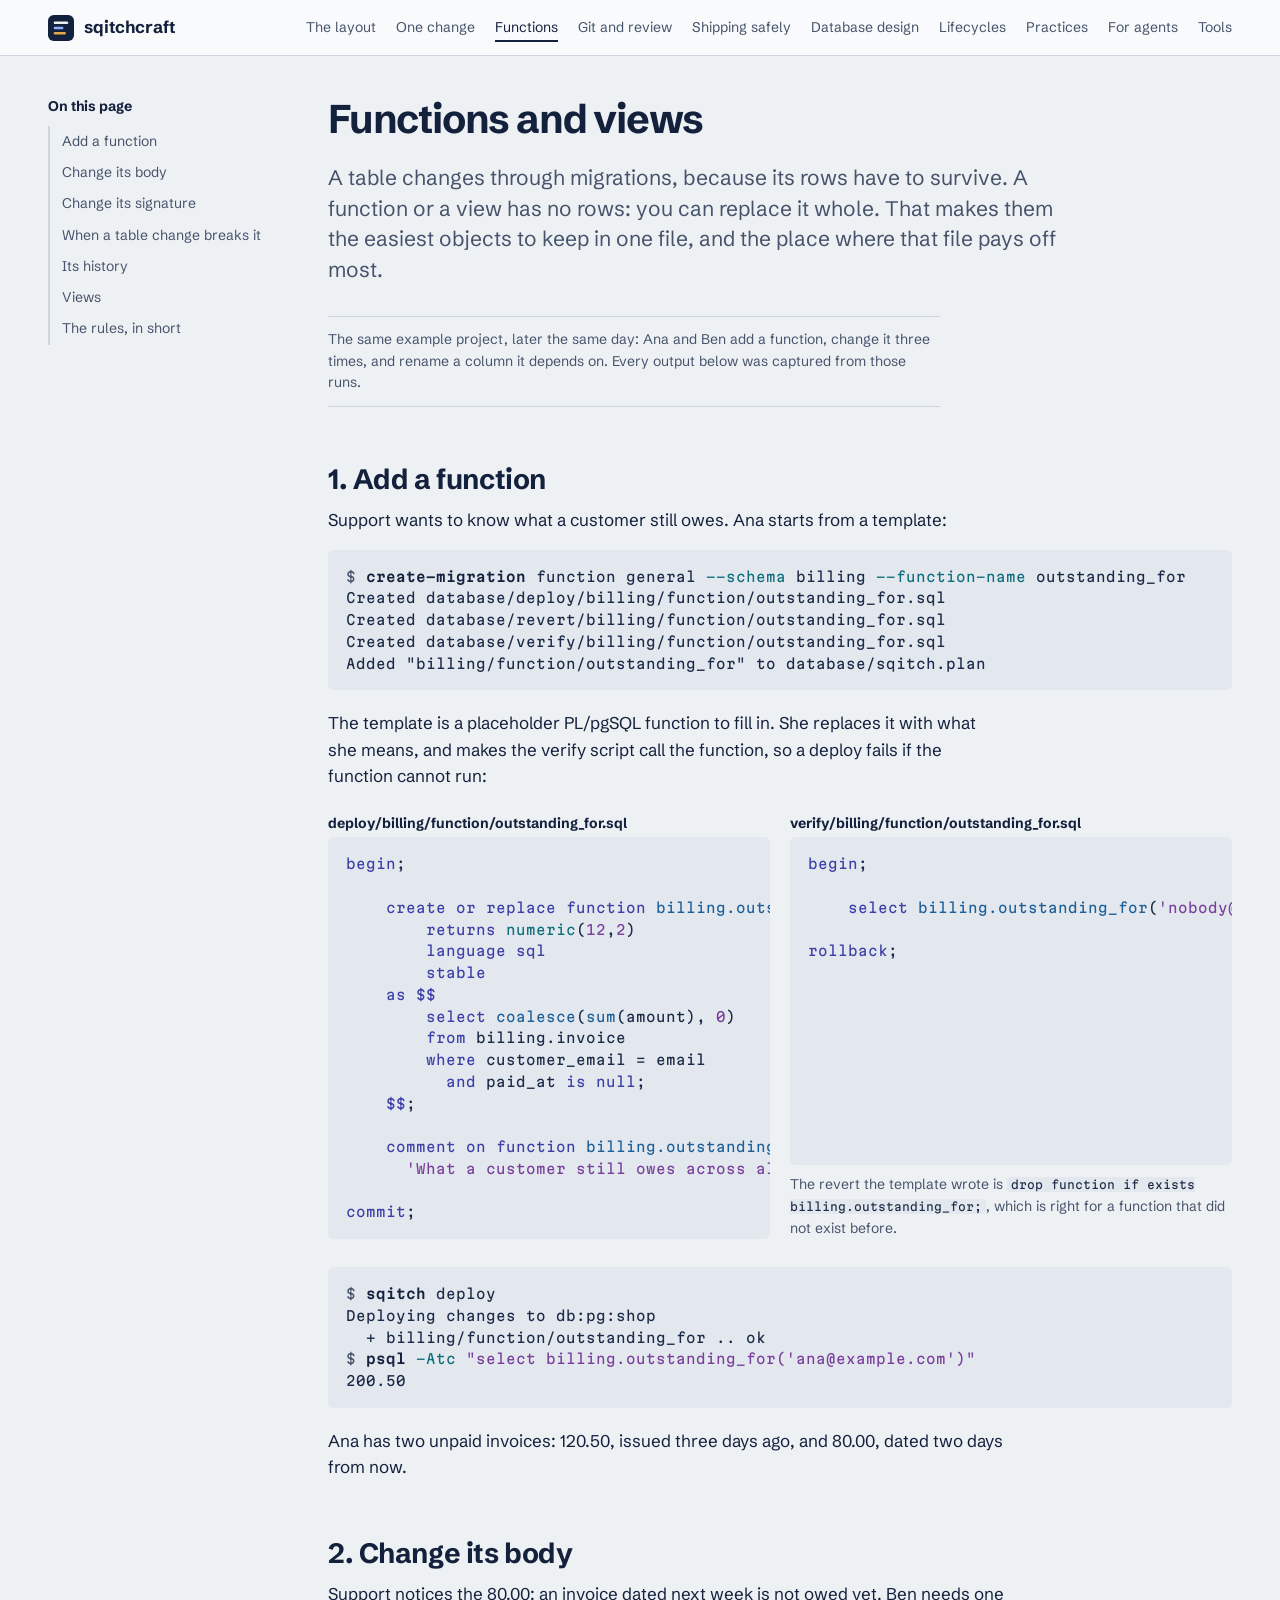
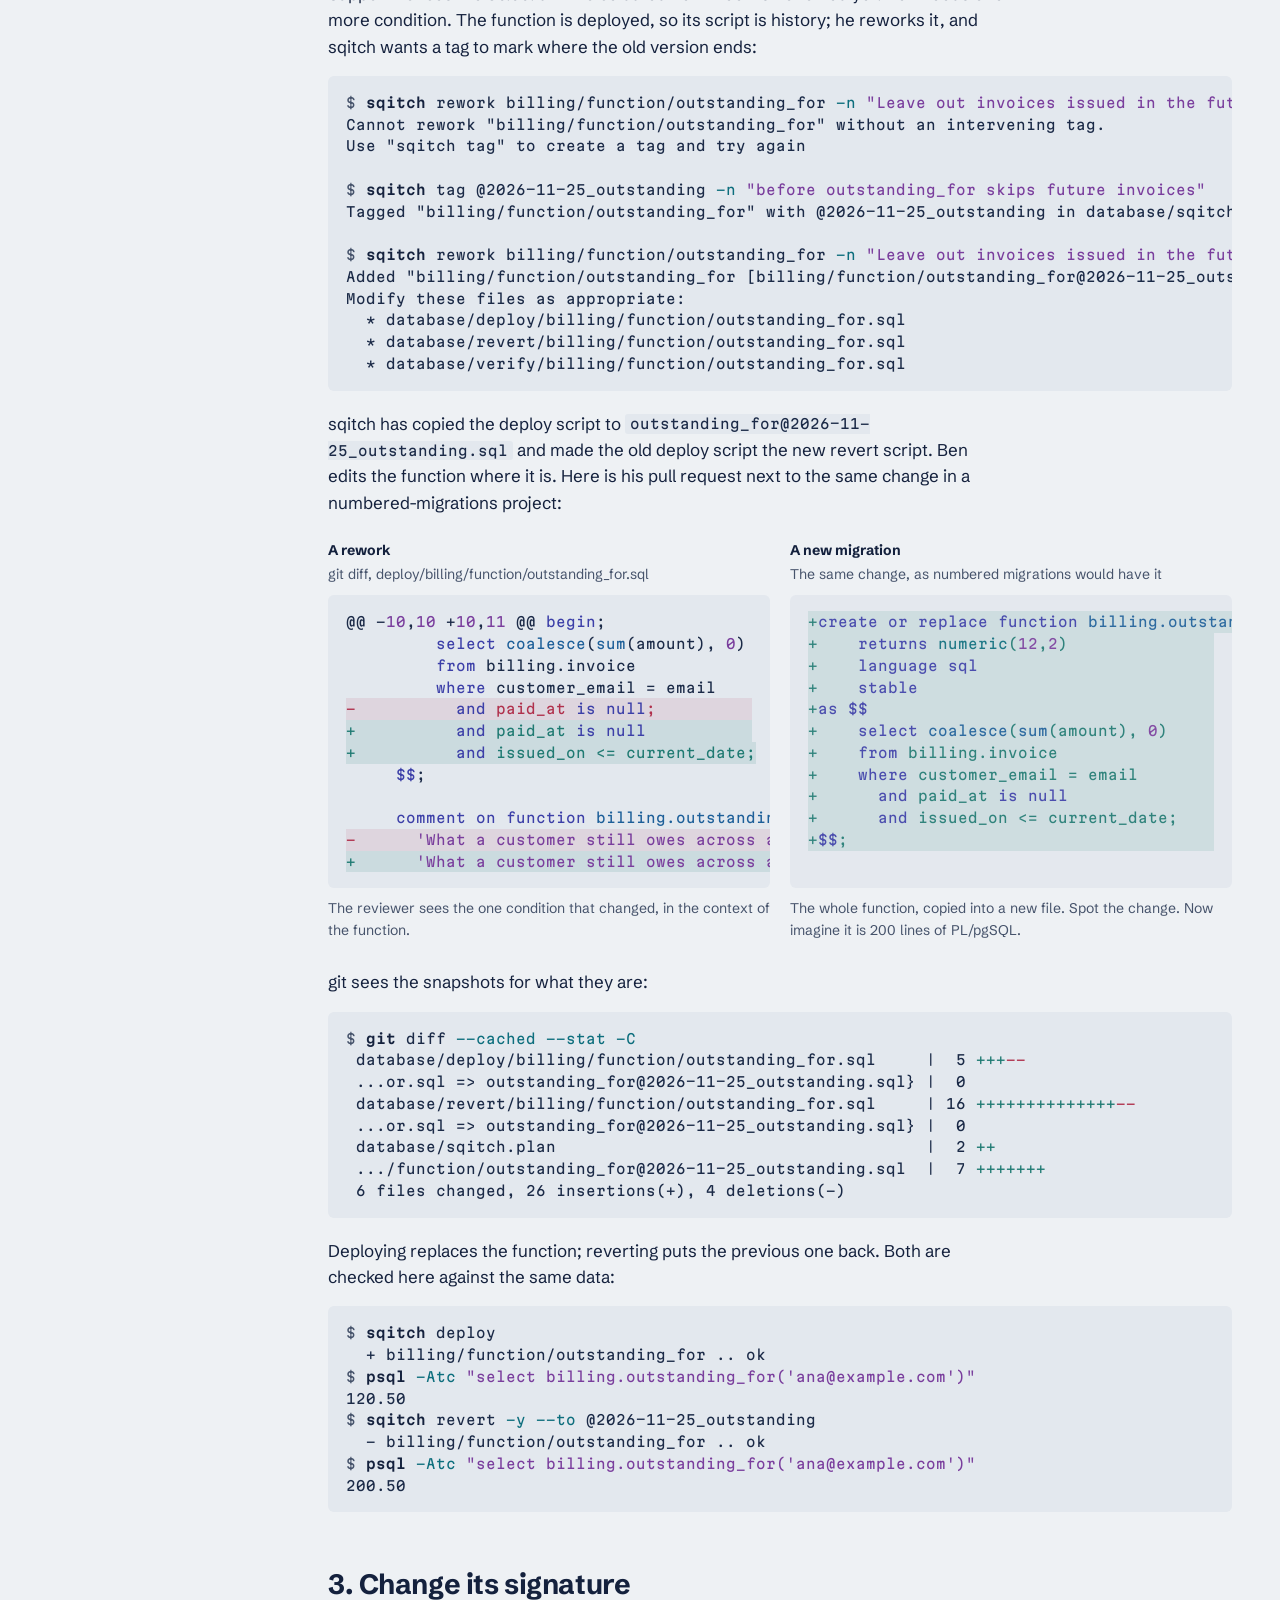
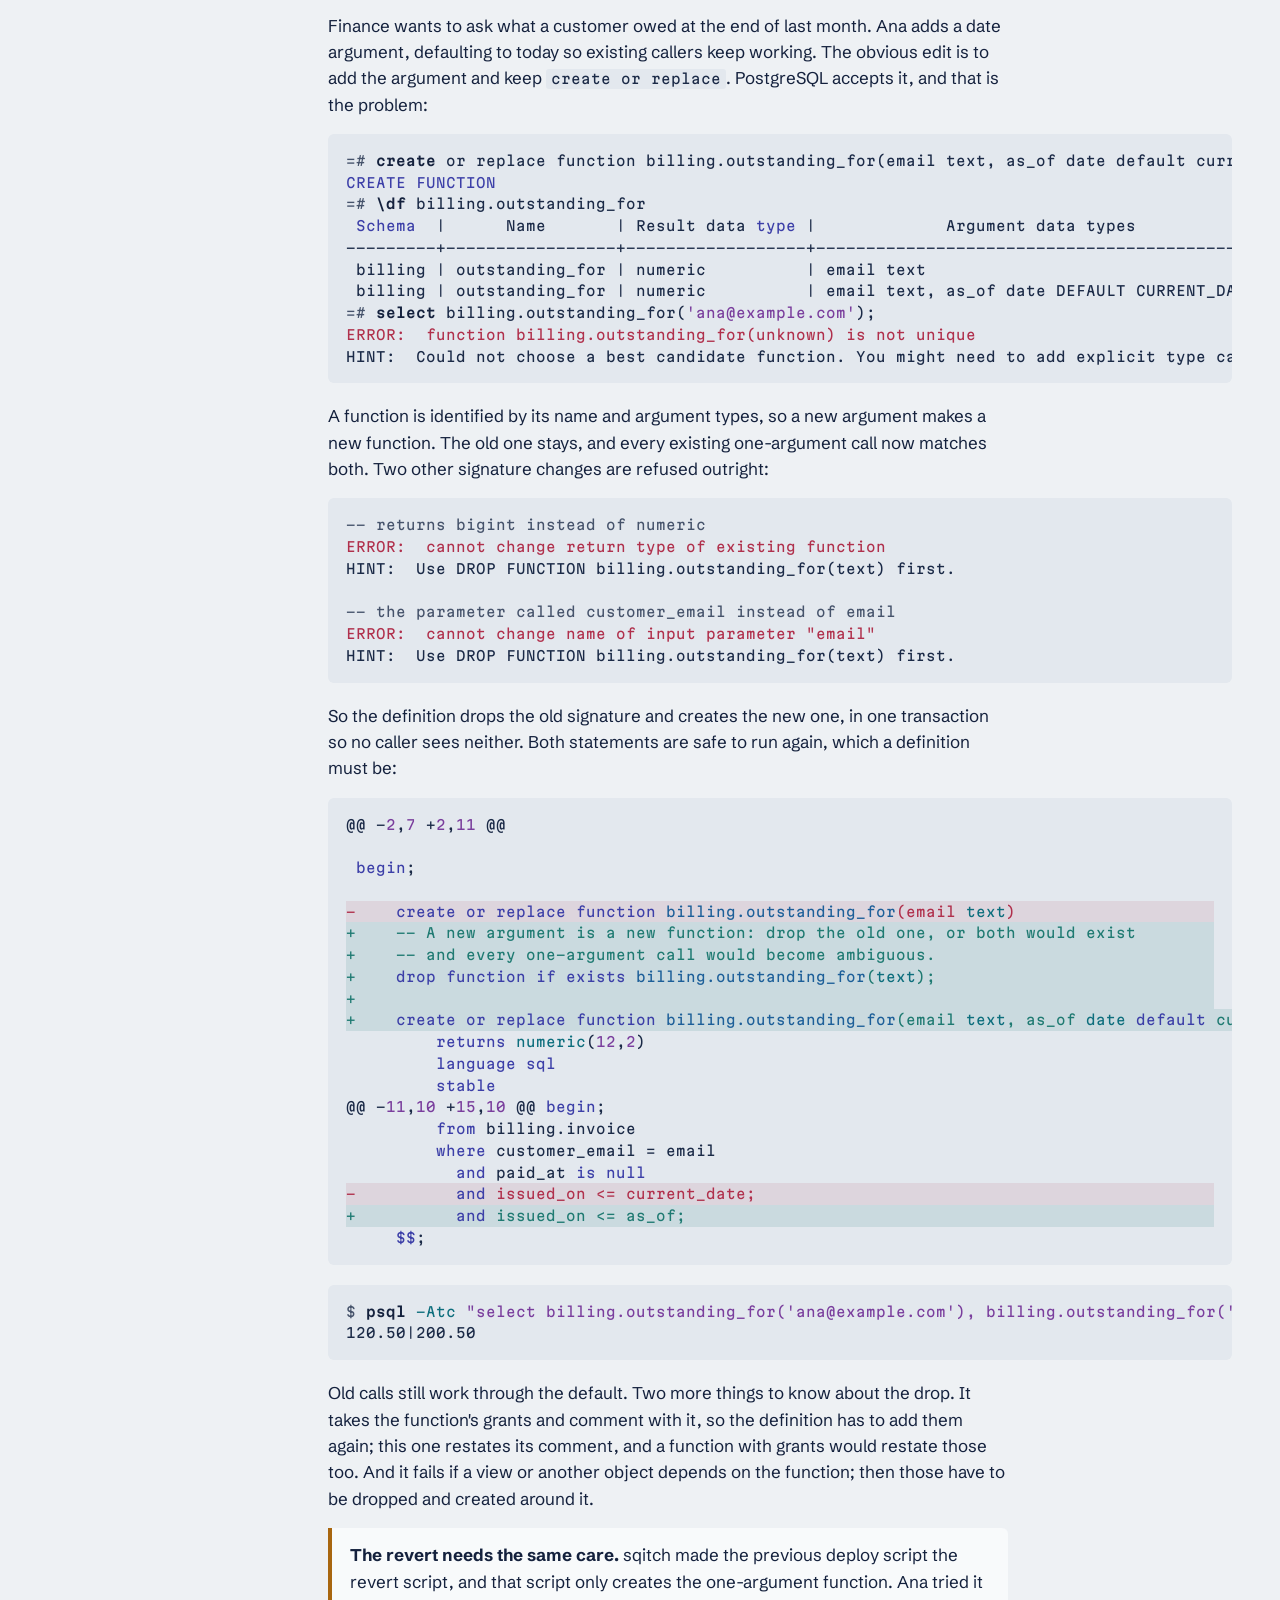
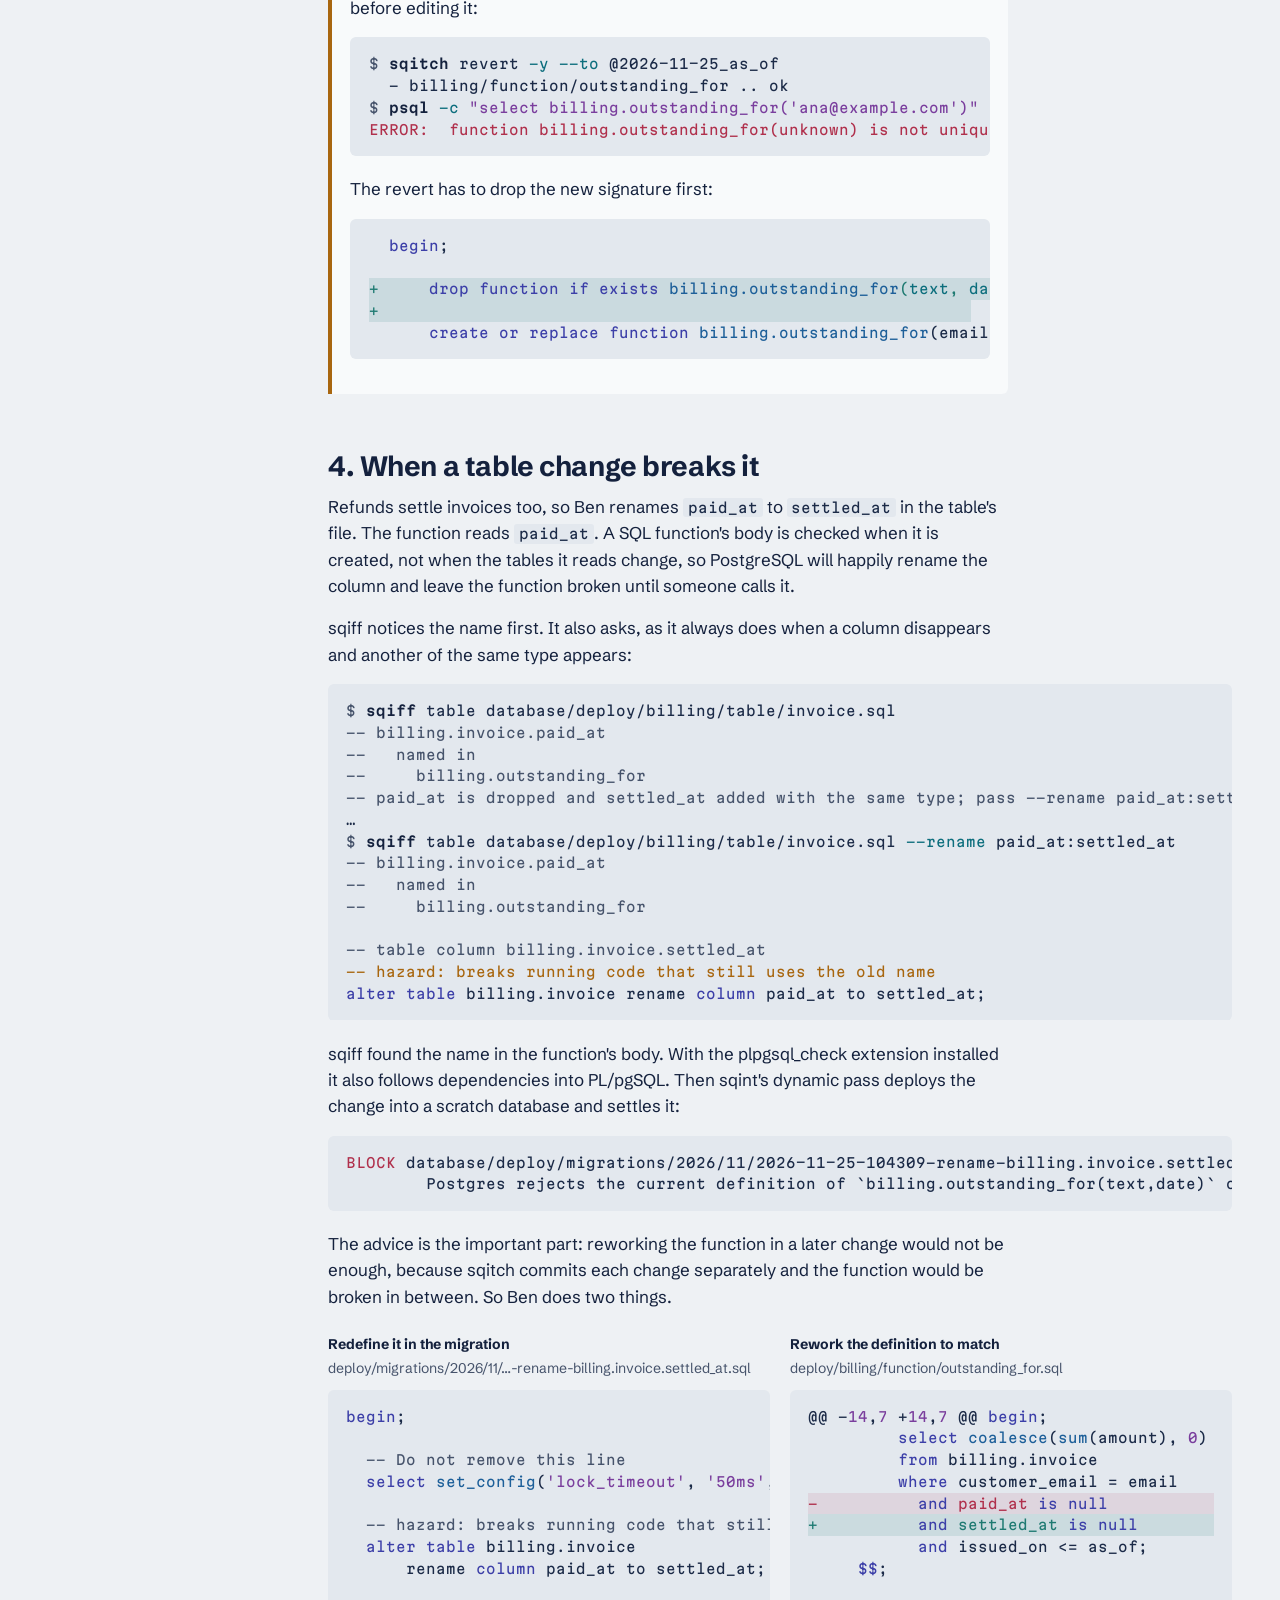
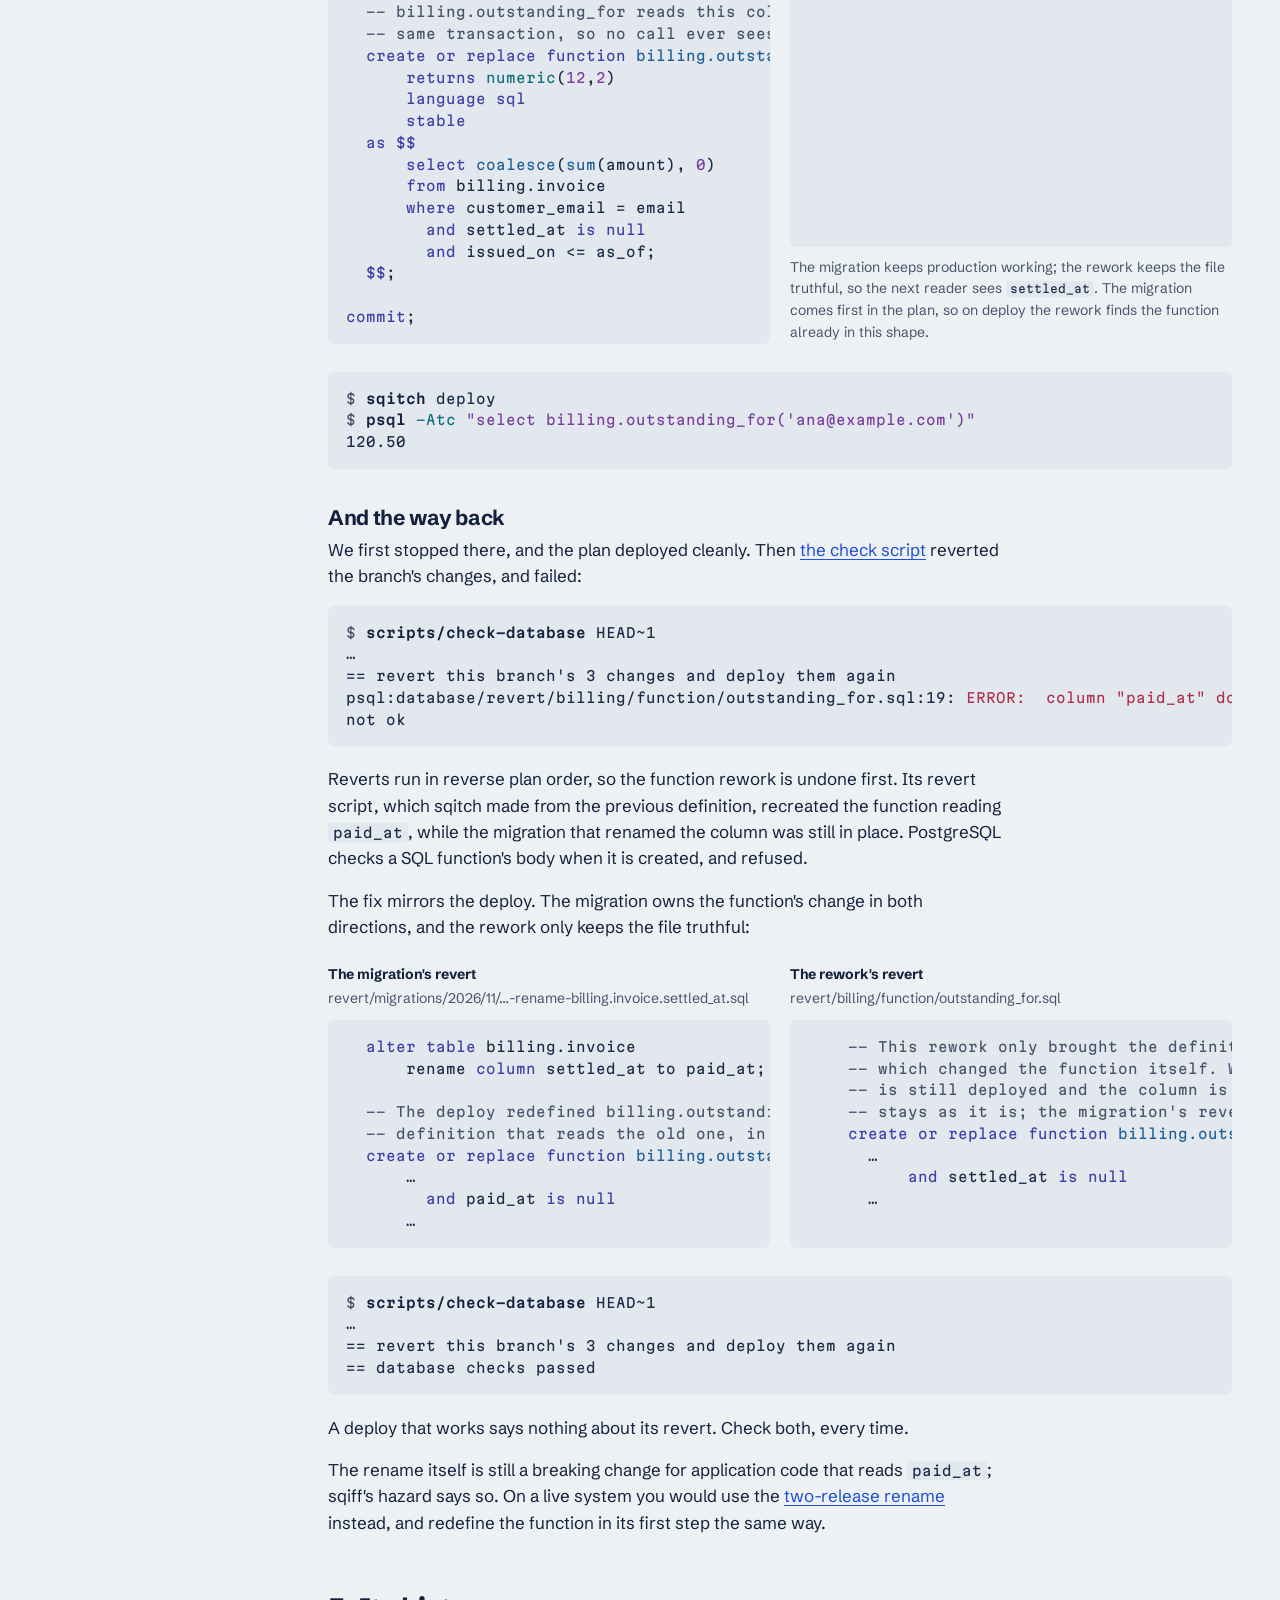
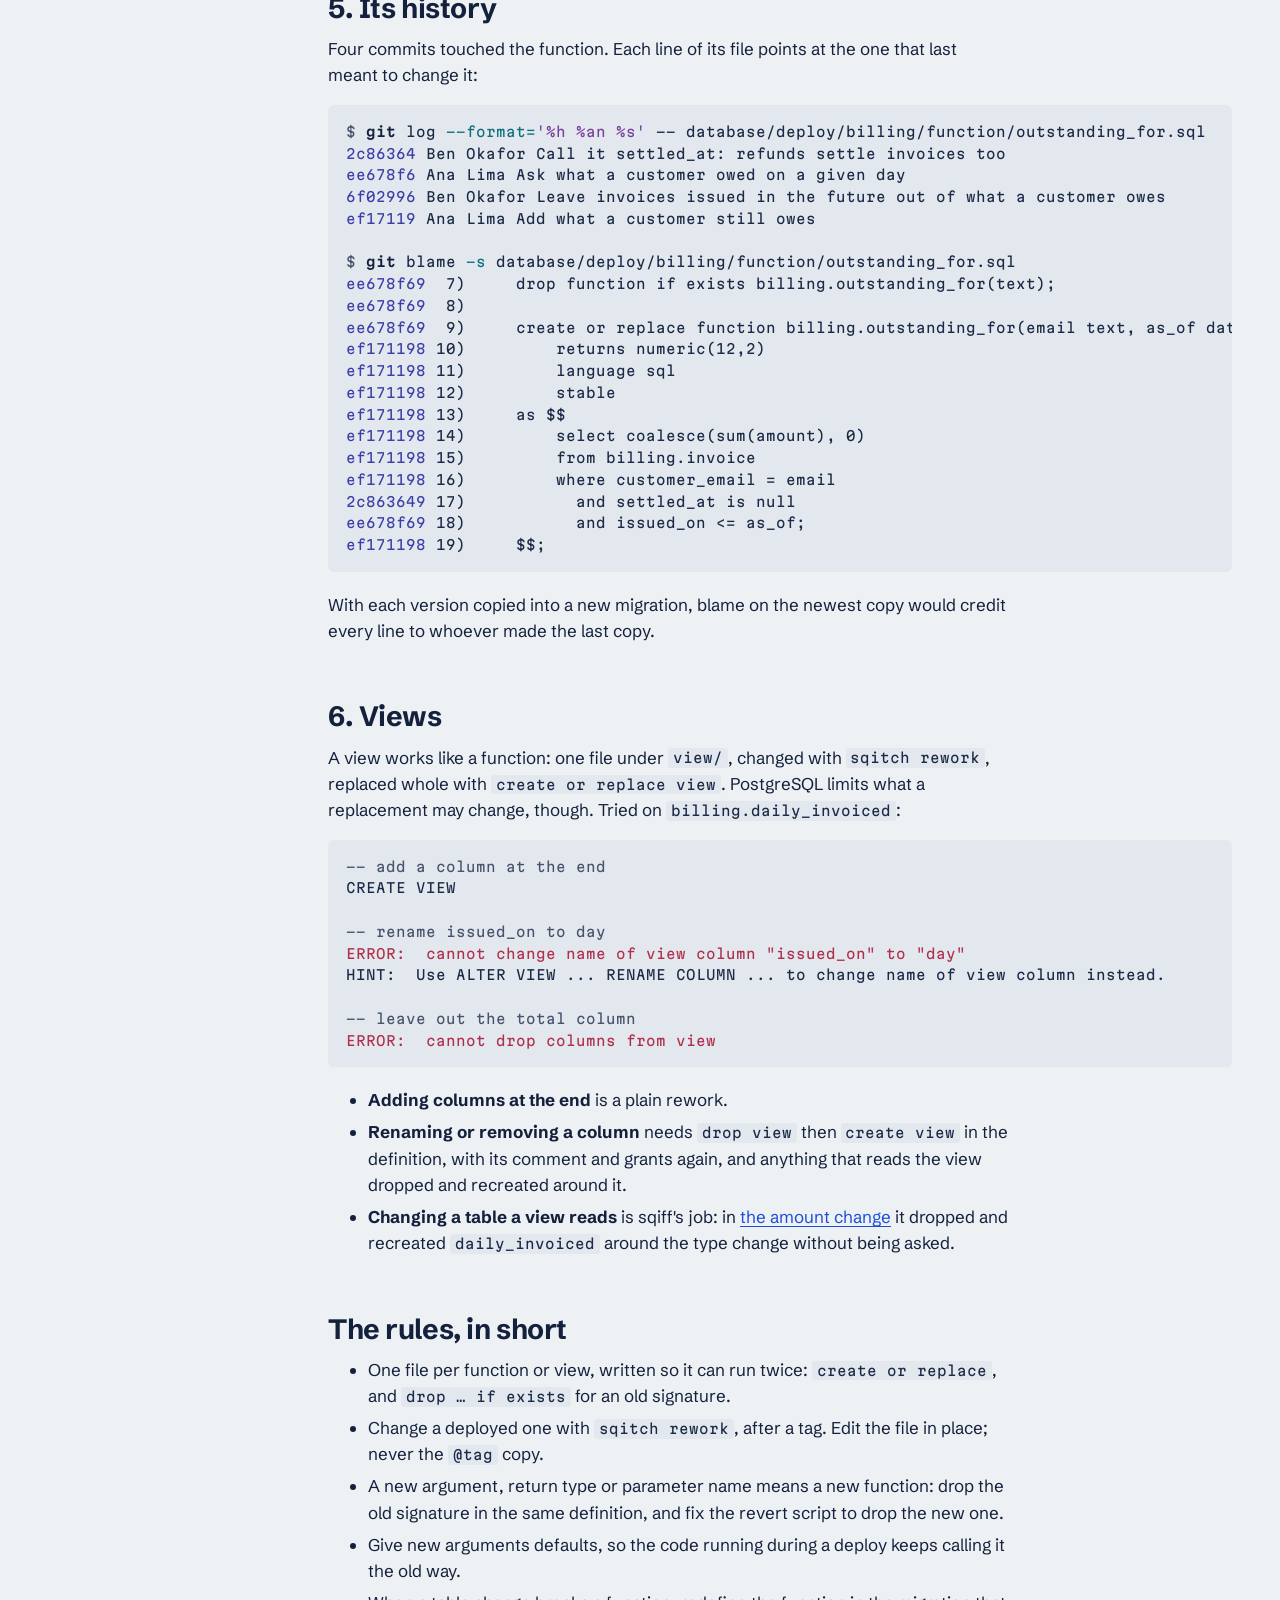
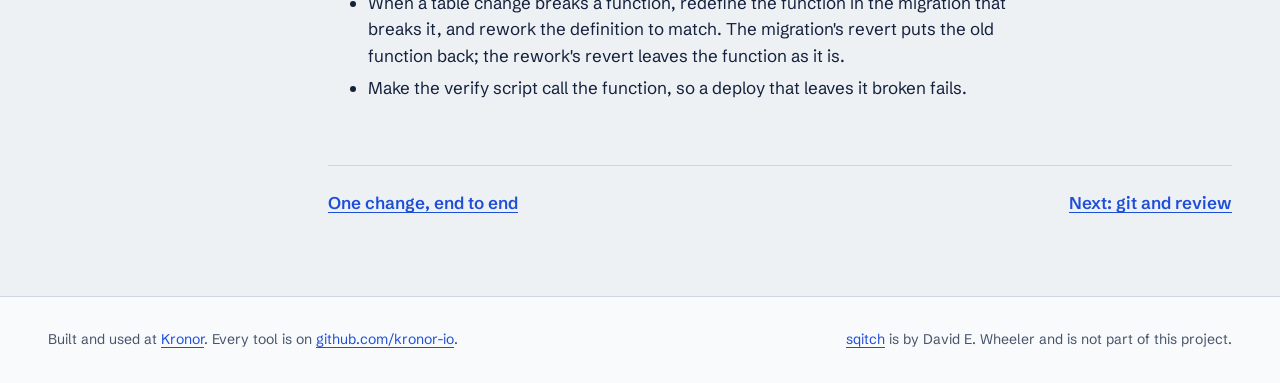
<file: functions.html>
<!doctype html>
<html lang="en">
<head>
<meta charset="utf-8">
<meta name="viewport" content="width=device-width, initial-scale=1">
<title>Functions and views · sqitchcraft</title>
<meta name="description" content="Add a PostgreSQL function, change its body, change its signature, and survive a column rename it depends on, with real output from sqitch, sqiff, sqint and PostgreSQL.">
<link rel="preconnect" href="https://fonts.googleapis.com">
<link rel="preconnect" href="https://fonts.gstatic.com" crossorigin>
<link rel="stylesheet" href="https://fonts.googleapis.com/css2?family=Martian+Mono:wght@400;600&family=Schibsted+Grotesk:wght@400;600;700&display=swap">
<link rel="stylesheet" href="assets/style.css">
<link rel="icon" href="assets/mark.svg" type="image/svg+xml">
</head>
<body>
<a class="skip" href="#main">Skip to content</a>
<header class="top">
  <div class="top-inner">
    <a class="brand" href="index.html"><img src="assets/mark.svg" alt="" width="26" height="26">sqitchcraft</a>
    <nav aria-label="Site">
      <a href="layout.html">The layout</a>
      <a href="workflow.html">One change</a>
      <a href="functions.html" aria-current="page">Functions</a>
      <a href="git.html">Git and review</a>
      <a href="pipeline.html">Shipping safely</a>
      <a href="architecture.html">Database design</a>
      <a href="lifecycles.html">Lifecycles</a>
      <a href="practices.html">Practices</a>
      <a href="agents.html">For agents</a>
      <a href="tools.html">Tools</a>
    </nav>
  </div>
</header>

<main id="main" class="doc">
  <nav class="toc" aria-label="On this page">
    <p>On this page</p>
    <ol>
      <li><a href="#add">Add a function</a></li>
      <li><a href="#body">Change its body</a></li>
      <li><a href="#signature">Change its signature</a></li>
      <li><a href="#broken">When a table change breaks it</a></li>
      <li><a href="#history">Its history</a></li>
      <li><a href="#views">Views</a></li>
      <li><a href="#rules">The rules, in short</a></li>
    </ol>
  </nav>

  <article>
    <h1>Functions and views</h1>
    <p class="lede">A table changes through migrations, because its rows have to survive. A function or a view has no rows: you can replace it whole. That makes them the easiest objects to keep in one file, and the place where that file pays off most.</p>
    <p class="outcome">The same example project, later the same day: Ana and Ben add a function, change it three times, and rename a column it depends on. Every output below was captured from those runs.</p>

    <h2 id="add">1. Add a function</h2>
    <p>Support wants to know what a customer still owes. Ana starts from a template:</p>
<pre data-lang="shell"><span class="p">$ </span>create-migration function general --schema billing --function-name outstanding_for
Created database/deploy/billing/function/outstanding_for.sql
Created database/revert/billing/function/outstanding_for.sql
Created database/verify/billing/function/outstanding_for.sql
Added "billing/function/outstanding_for" to database/sqitch.plan</pre>
    <p>The template is a placeholder PL/pgSQL function to fill in. She replaces it with what she means, and makes the verify script call the function, so a deploy fails if the function cannot run:</p>
    <div class="compare">
      <div class="pane">
        <p class="pane-label">deploy/billing/function/outstanding_for.sql</p>
<pre data-lang="sql">begin;

    create or replace function billing.outstanding_for(email text)
        returns numeric(12,2)
        language sql
        stable
    as $$
        select coalesce(sum(amount), 0)
        from billing.invoice
        where customer_email = email
          and paid_at is null;
    $$;

    comment on function billing.outstanding_for(text) is
      'What a customer still owes across all their unpaid invoices.';

commit;</pre>
      </div>
      <div class="pane">
        <p class="pane-label">verify/billing/function/outstanding_for.sql</p>
<pre data-lang="sql">begin;

    select billing.outstanding_for('nobody@example.com');

rollback;</pre>
        <p class="pane-note">The revert the template wrote is <code>drop function if exists billing.outstanding_for;</code>, which is right for a function that did not exist before.</p>
      </div>
    </div>
<pre data-lang="shell"><span class="p">$ </span>sqitch deploy
Deploying changes to db:pg:shop
  + billing/function/outstanding_for .. ok
<span class="p">$ </span>psql -Atc "select billing.outstanding_for('ana@example.com')"
200.50</pre>
    <p>Ana has two unpaid invoices: 120.50, issued three days ago, and 80.00, dated two days from now.</p>

    <h2 id="body">2. Change its body</h2>
    <p>Support notices the 80.00: an invoice dated next week is not owed yet. Ben needs one more condition. The function is deployed, so its script is history; he reworks it, and sqitch wants a tag to mark where the old version ends:</p>
<pre data-lang="shell"><span class="p">$ </span>sqitch rework billing/function/outstanding_for -n "Leave out invoices issued in the future"
Cannot rework "billing/function/outstanding_for" without an intervening tag.
Use "sqitch tag" to create a tag and try again

<span class="p">$ </span>sqitch tag @2026-11-25_outstanding -n "before outstanding_for skips future invoices"
Tagged "billing/function/outstanding_for" with @2026-11-25_outstanding in database/sqitch.plan

<span class="p">$ </span>sqitch rework billing/function/outstanding_for -n "Leave out invoices issued in the future"
Added "billing/function/outstanding_for [billing/function/outstanding_for@2026-11-25_outstanding]" to database/sqitch.plan.
Modify these files as appropriate:
  * database/deploy/billing/function/outstanding_for.sql
  * database/revert/billing/function/outstanding_for.sql
  * database/verify/billing/function/outstanding_for.sql</pre>
    <p>sqitch has copied the deploy script to <code>outstanding_for@2026-11-25_outstanding.sql</code> and made the old deploy script the new revert script. Ben edits the function where it is. Here is his pull request next to the same change in a numbered-migrations project:</p>
    <div class="compare">
      <div class="pane">
        <p class="pane-label">A rework</p>
        <p class="pane-sub">git diff, deploy/billing/function/outstanding_for.sql</p>
<pre data-lang="sql">@@ -10,10 +10,11 @@ begin;
         select coalesce(sum(amount), 0)
         from billing.invoice
         where customer_email = email
<span class="del">-          and paid_at is null;</span>
<span class="add">+          and paid_at is null</span>
<span class="add">+          and issued_on &lt;= current_date;</span>
     $$;

     comment on function billing.outstanding_for(text) is
<span class="del">-      'What a customer still owes across all their unpaid invoices.';</span>
<span class="add">+      'What a customer still owes across all their unpaid invoices issued so far.';</span></pre>
        <p class="pane-note">The reviewer sees the one condition that changed, in the context of the function.</p>
      </div>
      <div class="pane dim">
        <p class="pane-label">A new migration</p>
        <p class="pane-sub">The same change, as numbered migrations would have it</p>
<pre data-lang="sql"><span class="add">+create or replace function billing.outstanding_for(email text)</span>
<span class="add">+    returns numeric(12,2)</span>
<span class="add">+    language sql</span>
<span class="add">+    stable</span>
<span class="add">+as $$</span>
<span class="add">+    select coalesce(sum(amount), 0)</span>
<span class="add">+    from billing.invoice</span>
<span class="add">+    where customer_email = email</span>
<span class="add">+      and paid_at is null</span>
<span class="add">+      and issued_on &lt;= current_date;</span>
<span class="add">+$$;</span></pre>
        <p class="pane-note">The whole function, copied into a new file. Spot the change. Now imagine it is 200 lines of PL/pgSQL.</p>
      </div>
    </div>
    <p>git sees the snapshots for what they are:</p>
<pre data-lang="gitout"><span class="p">$ </span>git diff --cached --stat -C
 database/deploy/billing/function/outstanding_for.sql     |  5 +++--
 ...or.sql => outstanding_for@2026-11-25_outstanding.sql} |  0
 database/revert/billing/function/outstanding_for.sql     | 16 ++++++++++++++--
 ...or.sql => outstanding_for@2026-11-25_outstanding.sql} |  0
 database/sqitch.plan                                     |  2 ++
 .../function/outstanding_for@2026-11-25_outstanding.sql  |  7 +++++++
 6 files changed, 26 insertions(+), 4 deletions(-)</pre>
    <p>Deploying replaces the function; reverting puts the previous one back. Both are checked here against the same data:</p>
<pre data-lang="shell"><span class="p">$ </span>sqitch deploy
  + billing/function/outstanding_for .. ok
<span class="p">$ </span>psql -Atc "select billing.outstanding_for('ana@example.com')"
120.50
<span class="p">$ </span>sqitch revert -y --to @2026-11-25_outstanding
  - billing/function/outstanding_for .. ok
<span class="p">$ </span>psql -Atc "select billing.outstanding_for('ana@example.com')"
200.50</pre>

    <h2 id="signature">3. Change its signature</h2>
    <p>Finance wants to ask what a customer owed at the end of last month. Ana adds a date argument, defaulting to today so existing callers keep working. The obvious edit is to add the argument and keep <code>create or replace</code>. PostgreSQL accepts it, and that is the problem:</p>
<pre data-lang="shell"><span class="p">=# </span>create or replace function billing.outstanding_for(email text, as_of date default current_date) …
CREATE FUNCTION
<span class="p">=# </span>\df billing.outstanding_for
 Schema  |      Name       | Result data type |             Argument data types
---------+-----------------+------------------+---------------------------------------------
 billing | outstanding_for | numeric          | email text
 billing | outstanding_for | numeric          | email text, as_of date DEFAULT CURRENT_DATE
<span class="p">=# </span>select billing.outstanding_for('ana@example.com');
<span class="b">ERROR:  function billing.outstanding_for(unknown) is not unique</span>
HINT:  Could not choose a best candidate function. You might need to add explicit type casts.</pre>
    <p>A function is identified by its name and argument types, so a new argument makes a new function. The old one stays, and every existing one-argument call now matches both. Two other signature changes are refused outright:</p>
<pre data-lang="plain"><span class="c">-- returns bigint instead of numeric</span>
<span class="b">ERROR:  cannot change return type of existing function</span>
HINT:  Use DROP FUNCTION billing.outstanding_for(text) first.

<span class="c">-- the parameter called customer_email instead of email</span>
<span class="b">ERROR:  cannot change name of input parameter "email"</span>
HINT:  Use DROP FUNCTION billing.outstanding_for(text) first.</pre>
    <p>So the definition drops the old signature and creates the new one, in one transaction so no caller sees neither. Both statements are safe to run again, which a definition must be:</p>
<pre data-lang="sql">@@ -2,7 +2,11 @@

 begin;

<span class="del">-    create or replace function billing.outstanding_for(email text)</span>
<span class="add">+    -- A new argument is a new function: drop the old one, or both would exist</span>
<span class="add">+    -- and every one-argument call would become ambiguous.</span>
<span class="add">+    drop function if exists billing.outstanding_for(text);</span>
<span class="add">+</span>
<span class="add">+    create or replace function billing.outstanding_for(email text, as_of date default current_date)</span>
         returns numeric(12,2)
         language sql
         stable
@@ -11,10 +15,10 @@ begin;
         from billing.invoice
         where customer_email = email
           and paid_at is null
<span class="del">-          and issued_on &lt;= current_date;</span>
<span class="add">+          and issued_on &lt;= as_of;</span>
     $$;</pre>
<pre data-lang="shell"><span class="p">$ </span>psql -Atc "select billing.outstanding_for('ana@example.com'), billing.outstanding_for('ana@example.com', current_date + 5)"
120.50|200.50</pre>
    <p>Old calls still work through the default. Two more things to know about the drop. It takes the function's grants and comment with it, so the definition has to add them again; this one restates its comment, and a function with grants would restate those too. And it fails if a view or another object depends on the function; then those have to be dropped and created around it.</p>
    <div class="callout warn">
      <p><strong>The revert needs the same care.</strong> sqitch made the previous deploy script the revert script, and that script only creates the one-argument function. Ana tried it before editing it:</p>
<pre data-lang="shell"><span class="p">$ </span>sqitch revert -y --to @2026-11-25_as_of
  - billing/function/outstanding_for .. ok
<span class="p">$ </span>psql -c "select billing.outstanding_for('ana@example.com')"
<span class="b">ERROR:  function billing.outstanding_for(unknown) is not unique</span></pre>
      <p>The revert has to drop the new signature first:</p>
<pre data-lang="sql">  begin;

<span class="add">+     drop function if exists billing.outstanding_for(text, date);</span>
<span class="add">+</span>
      create or replace function billing.outstanding_for(email text)</pre>
    </div>

    <h2 id="broken">4. When a table change breaks it</h2>
    <p>Refunds settle invoices too, so Ben renames <code>paid_at</code> to <code>settled_at</code> in the table's file. The function reads <code>paid_at</code>. A SQL function's body is checked when it is created, not when the tables it reads change, so PostgreSQL will happily rename the column and leave the function broken until someone calls it.</p>
    <p>sqiff notices the name first. It also asks, as it always does when a column disappears and another of the same type appears:</p>
<pre data-lang="shell"><span class="p">$ </span>sqiff table database/deploy/billing/table/invoice.sql
<span class="c">-- billing.invoice.paid_at
--   named in
--     billing.outstanding_for
-- paid_at is dropped and settled_at added with the same type; pass --rename paid_at:settled_at if it is a rename, or --drop-and-add if it is not</span>
…
<span class="p">$ </span>sqiff table database/deploy/billing/table/invoice.sql --rename paid_at:settled_at
<span class="c">-- billing.invoice.paid_at
--   named in
--     billing.outstanding_for

-- table column billing.invoice.settled_at</span>
<span class="w">-- hazard: breaks running code that still uses the old name</span>
alter table billing.invoice rename column paid_at to settled_at;</pre>
    <p>sqiff found the name in the function's body. With the plpgsql_check extension installed it also follows dependencies into PL/pgSQL. Then sqint's dynamic pass deploys the change into a scratch database and settles it:</p>
<pre data-lang="plain"><span class="b">BLOCK</span> database/deploy/migrations/2026/11/2026-11-25-104309-rename-billing.invoice.settled_at.sql:3 [function/broken-body] `billing.outstanding_for(text,date)` is broken after deploying `migrations/2026/11/2026-11-25-104309-rename-billing.invoice.settled_at`
        Postgres rejects the current definition of `billing.outstanding_for(text,date)` once `migrations/2026/11/2026-11-25-104309-rename-billing.invoice.settled_at` is deployed: column "paid_at" does not exist. No later change in this PR fixes it, so it stays broken after the deploy. Sqitch commits each change on its own, so every call to the function fails for as long as it is broken. Redefine the function in the same change that breaks it (for a new column, inside the migration's transaction).</pre>
    <p>The advice is the important part: reworking the function in a later change would not be enough, because sqitch commits each change separately and the function would be broken in between. So Ben does two things.</p>
    <div class="compare">
      <div class="pane">
        <p class="pane-label">Redefine it in the migration</p>
        <p class="pane-sub">deploy/migrations/2026/11/…-rename-billing.invoice.settled_at.sql</p>
<pre data-lang="sql">begin;

  -- Do not remove this line
  select set_config('lock_timeout', '50ms', false);

  -- hazard: breaks running code that still uses the old name
  alter table billing.invoice
      rename column paid_at to settled_at;

  -- billing.outstanding_for reads this column by name. Redefine it in the
  -- same transaction, so no call ever sees it broken.
  create or replace function billing.outstanding_for(email text, as_of date default current_date)
      returns numeric(12,2)
      language sql
      stable
  as $$
      select coalesce(sum(amount), 0)
      from billing.invoice
      where customer_email = email
        and settled_at is null
        and issued_on &lt;= as_of;
  $$;

commit;</pre>
      </div>
      <div class="pane">
        <p class="pane-label">Rework the definition to match</p>
        <p class="pane-sub">deploy/billing/function/outstanding_for.sql</p>
<pre data-lang="sql">@@ -14,7 +14,7 @@ begin;
         select coalesce(sum(amount), 0)
         from billing.invoice
         where customer_email = email
<span class="del">-          and paid_at is null</span>
<span class="add">+          and settled_at is null</span>
           and issued_on &lt;= as_of;
     $$;</pre>
        <p class="pane-note">The migration keeps production working; the rework keeps the file truthful, so the next reader sees <code>settled_at</code>. The migration comes first in the plan, so on deploy the rework finds the function already in this shape.</p>
      </div>
    </div>
<pre data-lang="shell"><span class="p">$ </span>sqitch deploy
<span class="p">$ </span>psql -Atc "select billing.outstanding_for('ana@example.com')"
120.50</pre>
    <h3>And the way back</h3>
    <p>We first stopped there, and the plan deployed cleanly. Then <a href="agents.html#check">the check script</a> reverted the branch's changes, and failed:</p>
<pre data-lang="shell"><span class="p">$ </span>scripts/check-database HEAD~1
…
== revert this branch's 3 changes and deploy them again
psql:database/revert/billing/function/outstanding_for.sql:19: <span class="b">ERROR:  column "paid_at" does not exist</span>
not ok</pre>
    <p>Reverts run in reverse plan order, so the function rework is undone first. Its revert script, which sqitch made from the previous definition, recreated the function reading <code>paid_at</code>, while the migration that renamed the column was still in place. PostgreSQL checks a SQL function's body when it is created, and refused.</p>
    <p>The fix mirrors the deploy. The migration owns the function's change in both directions, and the rework only keeps the file truthful:</p>
    <div class="compare">
      <div class="pane">
        <p class="pane-label">The migration's revert</p>
        <p class="pane-sub">revert/migrations/2026/11/…-rename-billing.invoice.settled_at.sql</p>
<pre data-lang="sql">  alter table billing.invoice
      rename column settled_at to paid_at;

  -- The deploy redefined billing.outstanding_for for the new name; put back the
  -- definition that reads the old one, in the same transaction.
  create or replace function billing.outstanding_for(email text, as_of date default current_date)
      …
        and paid_at is null
      …</pre>
      </div>
      <div class="pane">
        <p class="pane-label">The rework's revert</p>
        <p class="pane-sub">revert/billing/function/outstanding_for.sql</p>
<pre data-lang="sql">    -- This rework only brought the definition in line with the rename migration,
    -- which changed the function itself. When this revert runs, that migration
    -- is still deployed and the column is still settled_at, so the function
    -- stays as it is; the migration's revert puts back the paid_at version.
    create or replace function billing.outstanding_for(email text, as_of date default current_date)
      …
          and settled_at is null
      …</pre>
      </div>
    </div>
<pre data-lang="shell"><span class="p">$ </span>scripts/check-database HEAD~1
…
== revert this branch's 3 changes and deploy them again
== database checks passed</pre>
    <p>A deploy that works says nothing about its revert. Check both, every time.</p>
    <p>The rename itself is still a breaking change for application code that reads <code>paid_at</code>; sqiff's hazard says so. On a live system you would use the <a href="workflow.html#releases">two-release rename</a> instead, and redefine the function in its first step the same way.</p>

    <h2 id="history">5. Its history</h2>
    <p>Four commits touched the function. Each line of its file points at the one that last meant to change it:</p>
<pre data-lang="gitout"><span class="p">$ </span>git log --format='%h %an %s' -- database/deploy/billing/function/outstanding_for.sql
2c86364 Ben Okafor Call it settled_at: refunds settle invoices too
ee678f6 Ana Lima Ask what a customer owed on a given day
6f02996 Ben Okafor Leave invoices issued in the future out of what a customer owes
ef17119 Ana Lima Add what a customer still owes

<span class="p">$ </span>git blame -s database/deploy/billing/function/outstanding_for.sql
ee678f69  7)     drop function if exists billing.outstanding_for(text);
ee678f69  8)
ee678f69  9)     create or replace function billing.outstanding_for(email text, as_of date default current_date)
ef171198 10)         returns numeric(12,2)
ef171198 11)         language sql
ef171198 12)         stable
ef171198 13)     as $$
ef171198 14)         select coalesce(sum(amount), 0)
ef171198 15)         from billing.invoice
ef171198 16)         where customer_email = email
2c863649 17)           and settled_at is null
ee678f69 18)           and issued_on &lt;= as_of;
ef171198 19)     $$;</pre>
    <p>With each version copied into a new migration, blame on the newest copy would credit every line to whoever made the last copy.</p>

    <h2 id="views">6. Views</h2>
    <p>A view works like a function: one file under <code>view/</code>, changed with <code>sqitch rework</code>, replaced whole with <code>create or replace view</code>. PostgreSQL limits what a replacement may change, though. Tried on <code>billing.daily_invoiced</code>:</p>
<pre data-lang="plain"><span class="c">-- add a column at the end</span>
CREATE VIEW

<span class="c">-- rename issued_on to day</span>
<span class="b">ERROR:  cannot change name of view column "issued_on" to "day"</span>
HINT:  Use ALTER VIEW ... RENAME COLUMN ... to change name of view column instead.

<span class="c">-- leave out the total column</span>
<span class="b">ERROR:  cannot drop columns from view</span></pre>
    <ul>
      <li><strong>Adding columns at the end</strong> is a plain rework.</li>
      <li><strong>Renaming or removing a column</strong> needs <code>drop view</code> then <code>create view</code> in the definition, with its comment and grants again, and anything that reads the view dropped and recreated around it.</li>
      <li><strong>Changing a table a view reads</strong> is sqiff's job: in <a href="workflow.html#hard">the amount change</a> it dropped and recreated <code>daily_invoiced</code> around the type change without being asked.</li>
    </ul>

    <h2 id="rules">The rules, in short</h2>
    <ul>
      <li>One file per function or view, written so it can run twice: <code>create or replace</code>, and <code>drop … if exists</code> for an old signature.</li>
      <li>Change a deployed one with <code>sqitch rework</code>, after a tag. Edit the file in place; never the <code>@tag</code> copy.</li>
      <li>A new argument, return type or parameter name means a new function: drop the old signature in the same definition, and fix the revert script to drop the new one.</li>
      <li>Give new arguments defaults, so the code running during a deploy keeps calling it the old way.</li>
      <li>When a table change breaks a function, redefine the function in the migration that breaks it, and rework the definition to match. The migration's revert puts the old function back; the rework's revert leaves the function as it is.</li>
      <li>Make the verify script call the function, so a deploy that leaves it broken fails.</li>
    </ul>

    <div class="next">
      <a href="workflow.html">One change, end to end</a>
      <a href="git.html">Next: git and review</a>
    </div>
  </article>
</main>

<footer>
  <div class="inner">
    <p>Built and used at <a href="https://kronor.io">Kronor</a>. Every tool is on <a href="https://github.com/kronor-io">github.com/kronor-io</a>.</p>
    <p><a href="https://sqitch.org">sqitch</a> is by David E. Wheeler and is not part of this project.</p>
  </div>
</footer>
<script src="assets/highlight.js" defer></script>
</body>
</html>
</file>
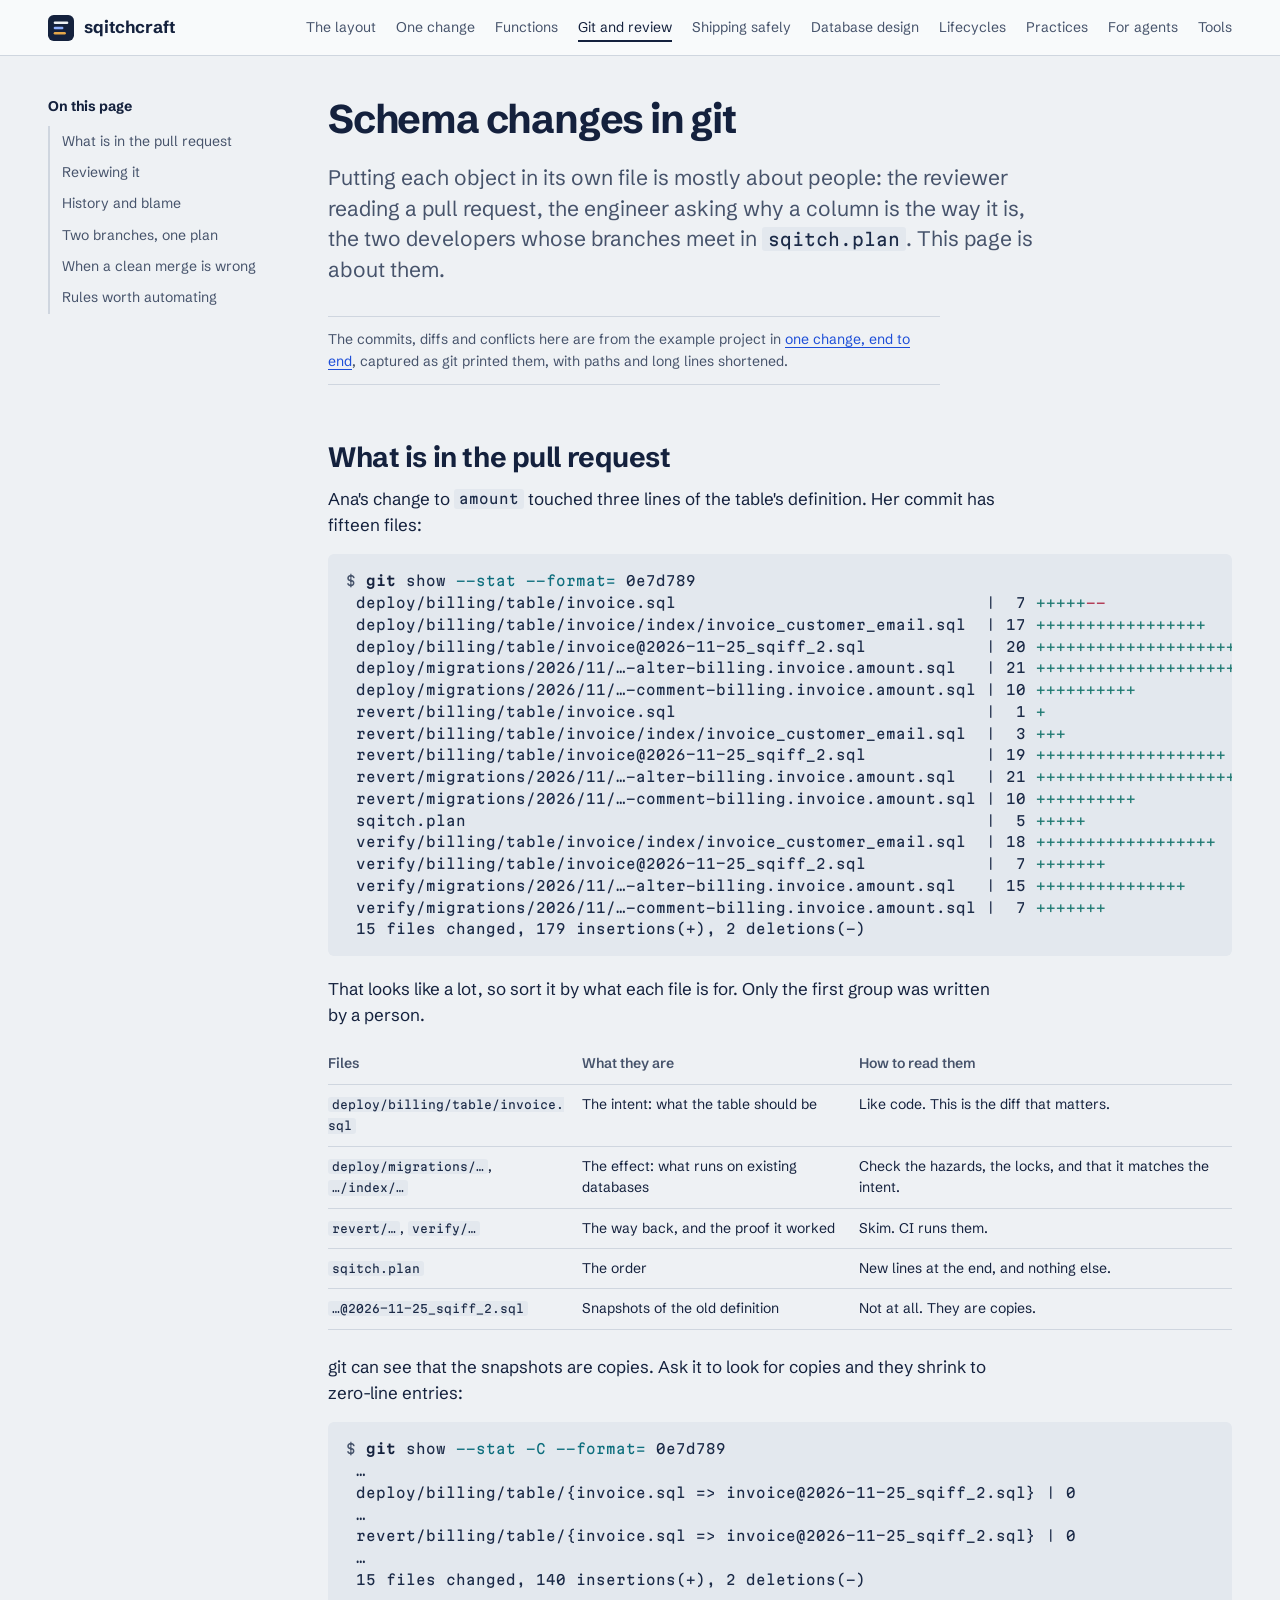
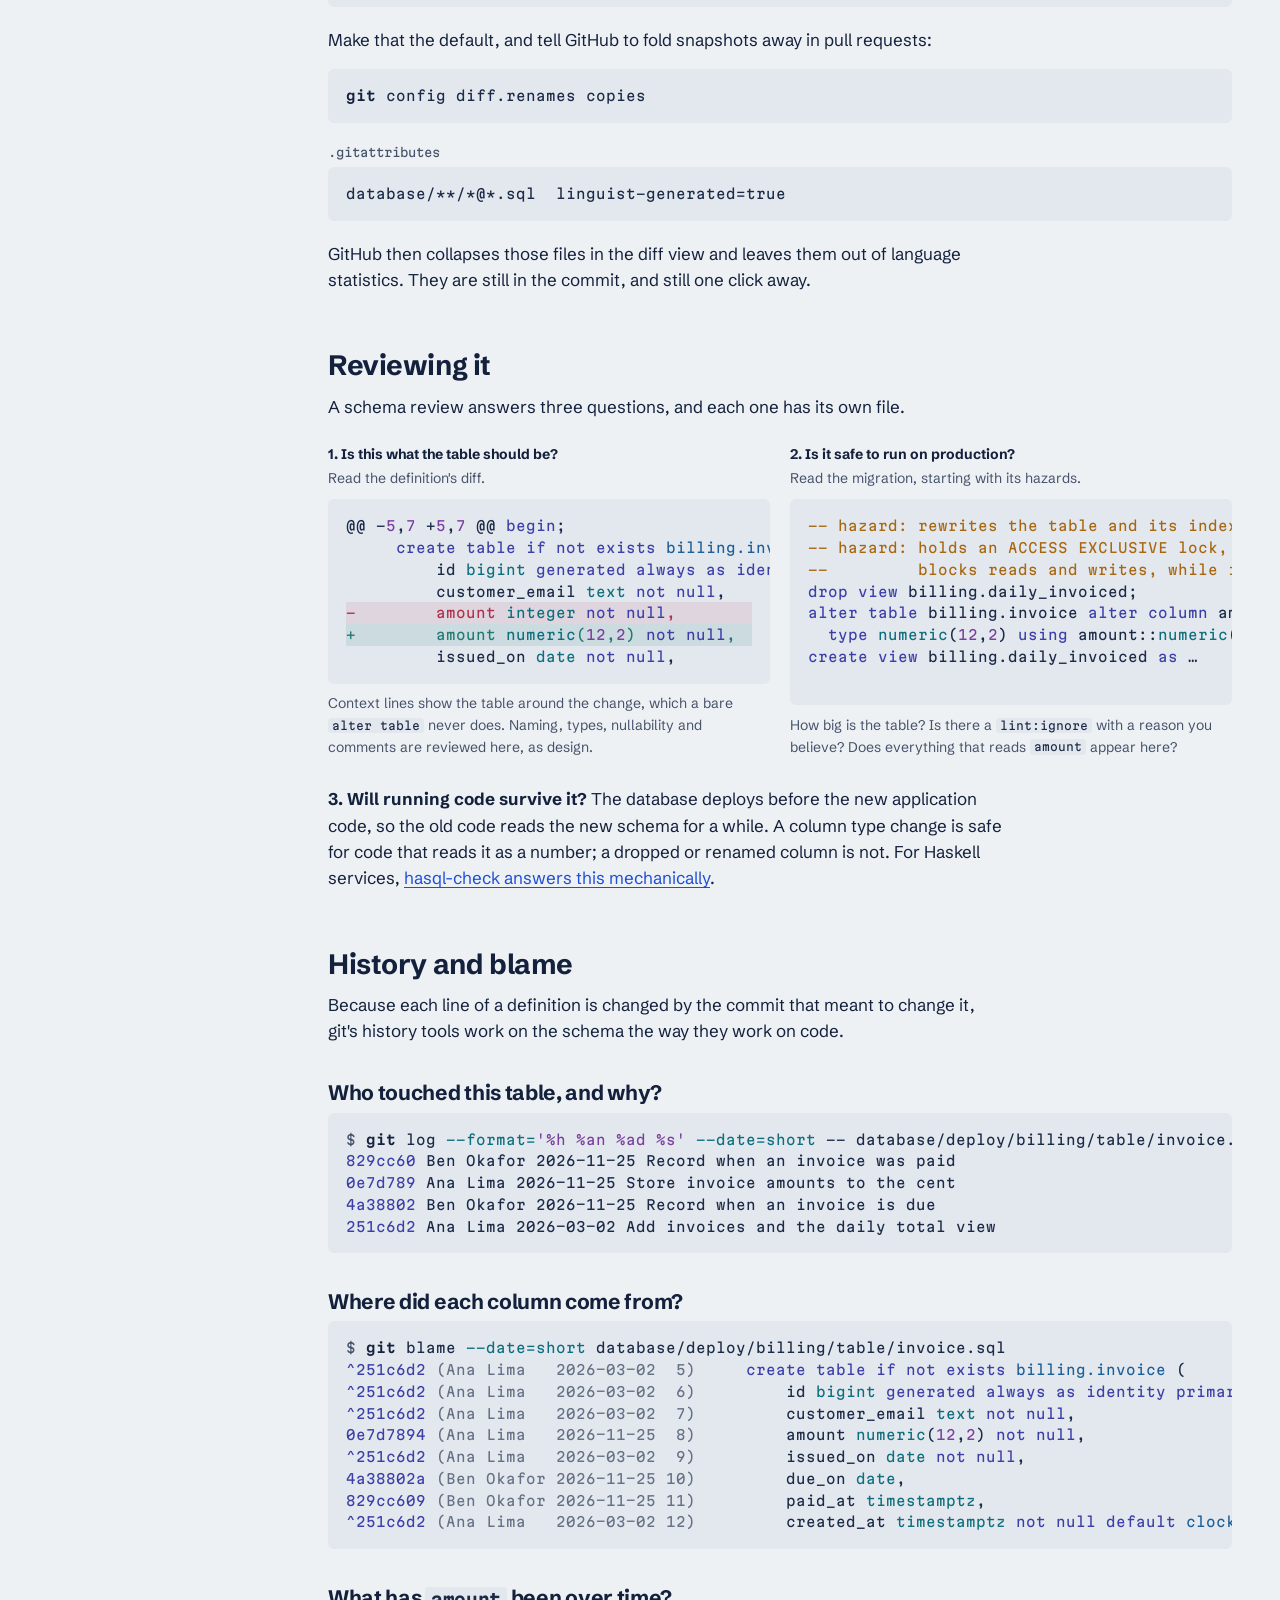
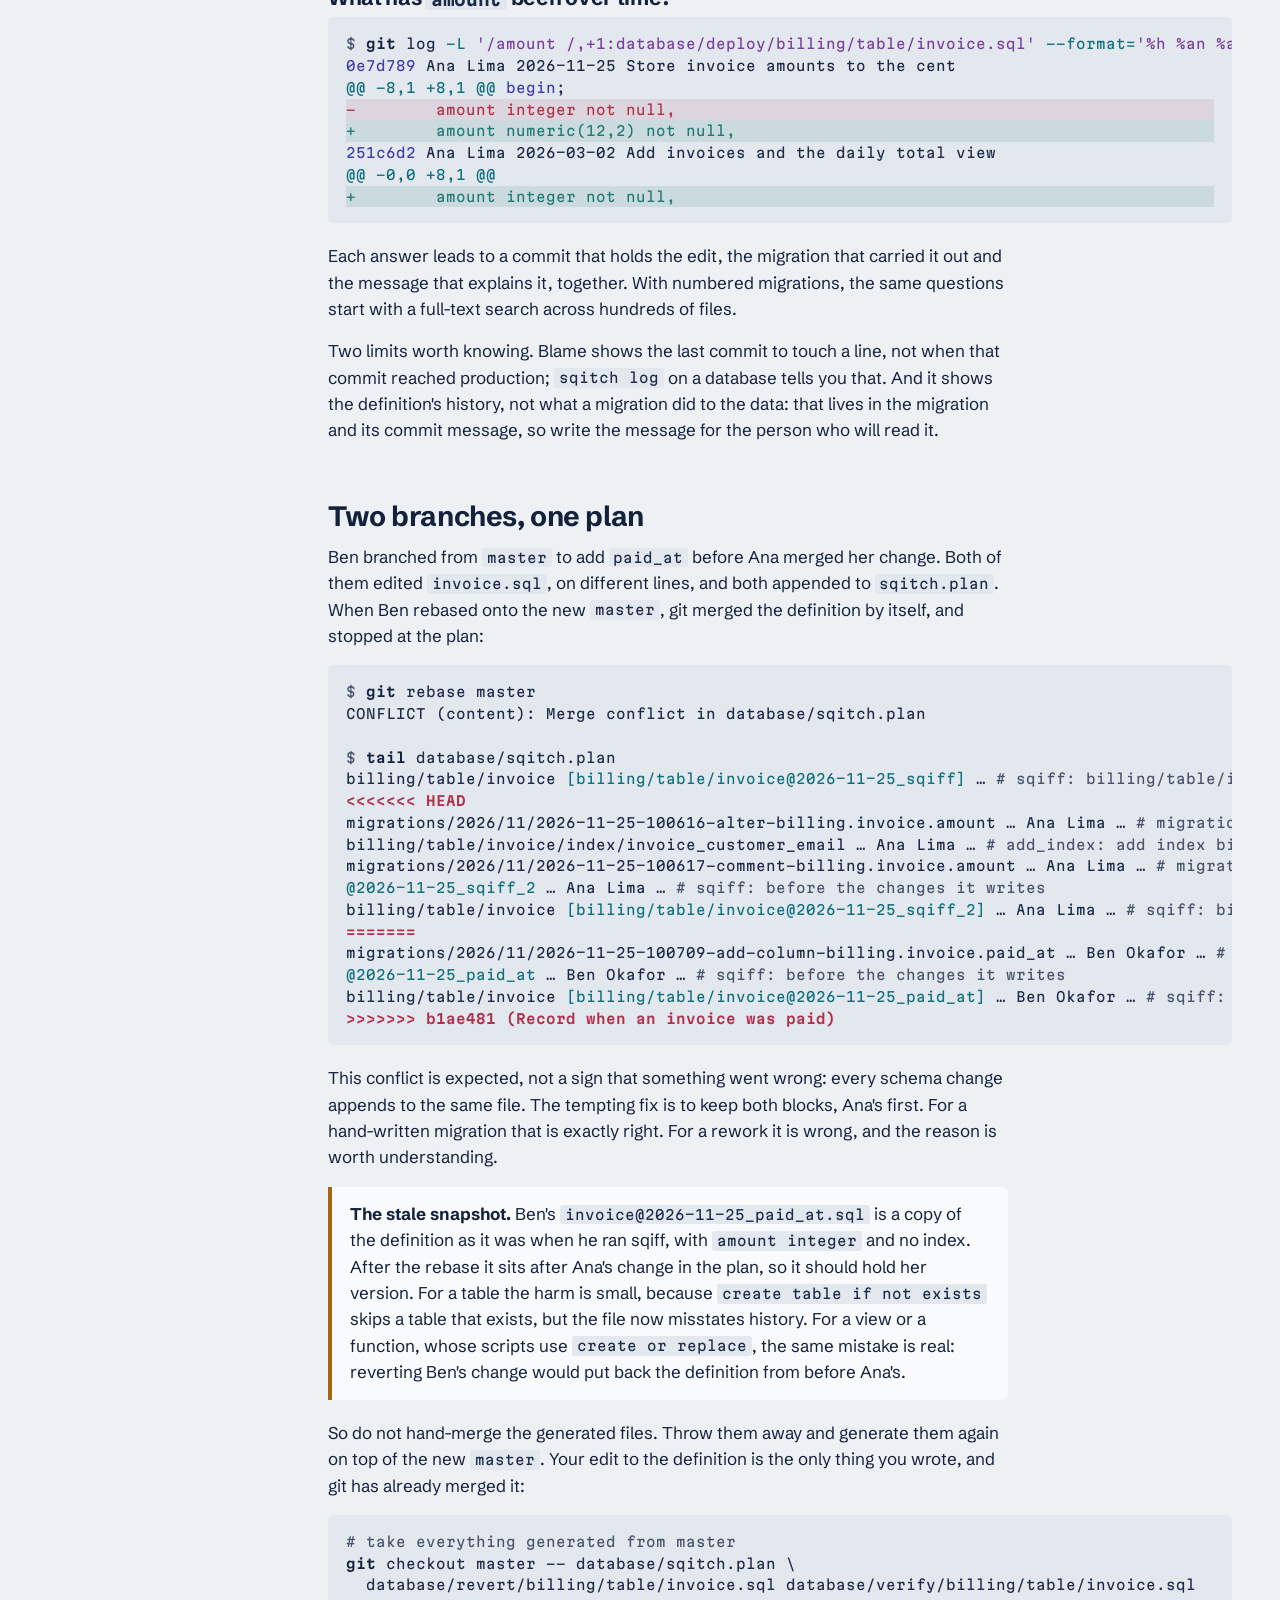
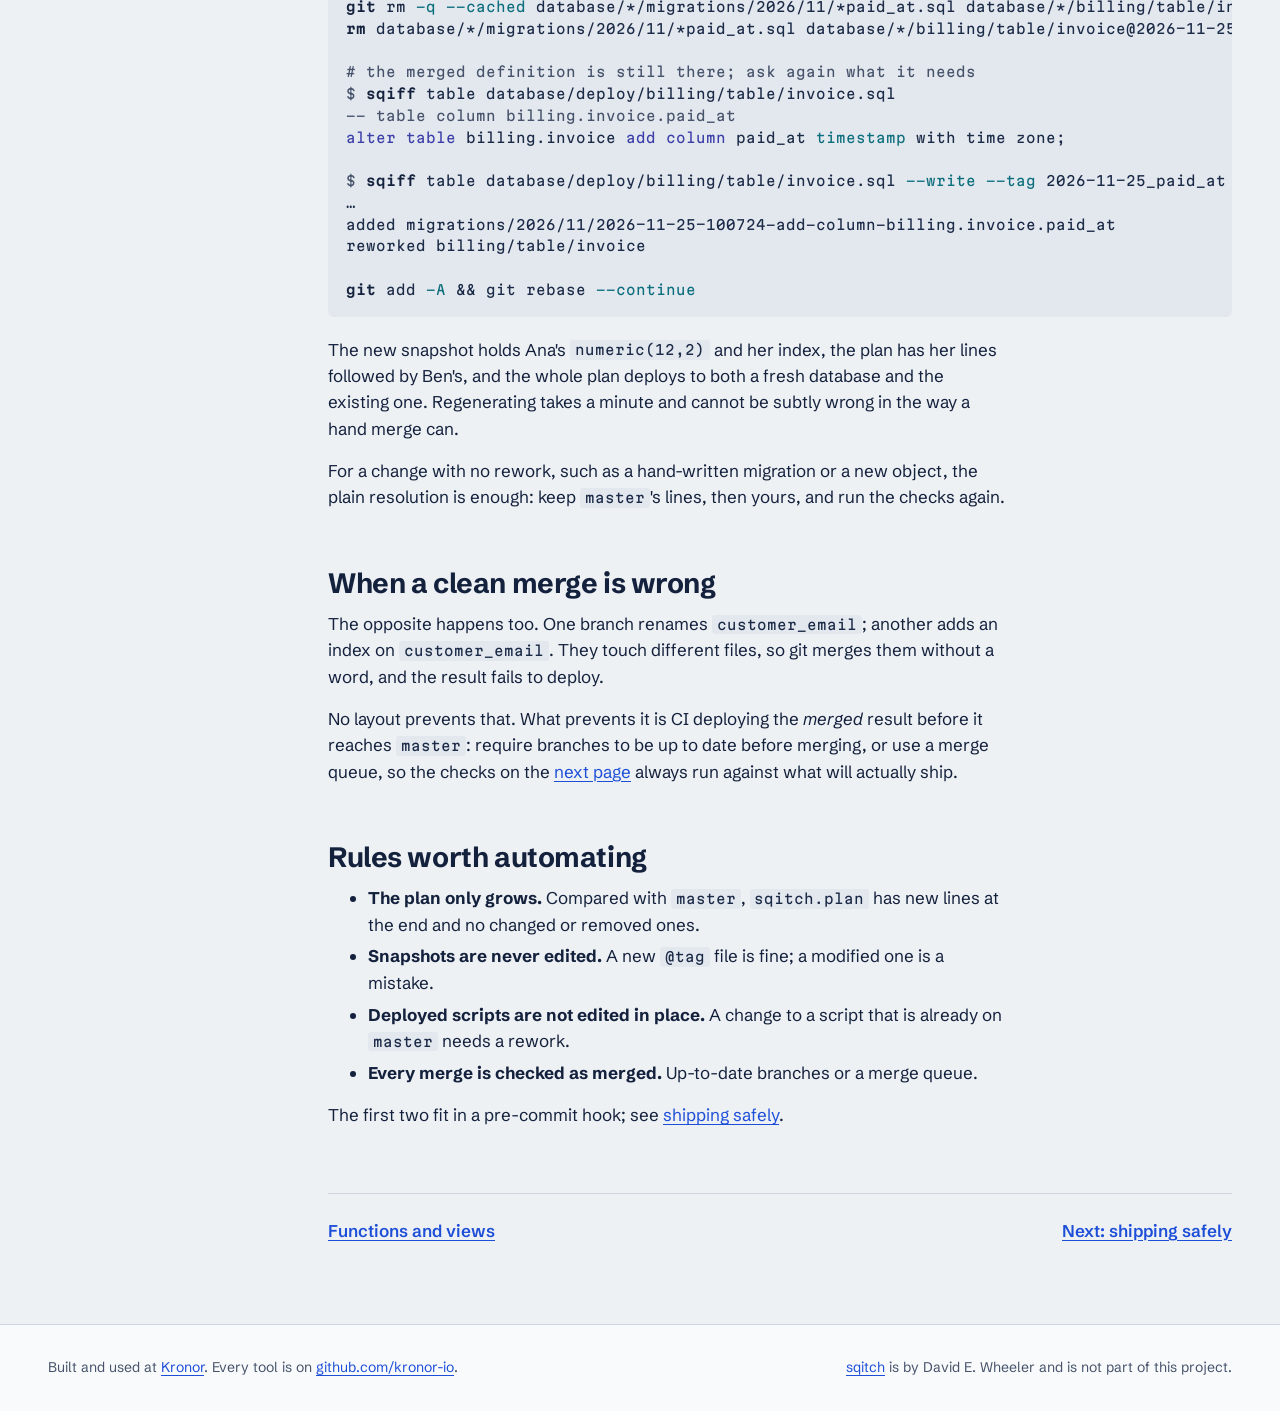
<file: git.html>
<!doctype html>
<html lang="en">
<head>
<meta charset="utf-8">
<meta name="viewport" content="width=device-width, initial-scale=1">
<title>Git and review · sqitchcraft</title>
<meta name="description" content="What a schema pull request contains, how to review it, what git blame and log tell you about a table, and how to resolve two branches that both changed sqitch.plan.">
<link rel="preconnect" href="https://fonts.googleapis.com">
<link rel="preconnect" href="https://fonts.gstatic.com" crossorigin>
<link rel="stylesheet" href="https://fonts.googleapis.com/css2?family=Martian+Mono:wght@400;600&family=Schibsted+Grotesk:wght@400;600;700&display=swap">
<link rel="stylesheet" href="assets/style.css">
<link rel="icon" href="assets/mark.svg" type="image/svg+xml">
</head>
<body>
<a class="skip" href="#main">Skip to content</a>
<header class="top">
  <div class="top-inner">
    <a class="brand" href="index.html"><img src="assets/mark.svg" alt="" width="26" height="26">sqitchcraft</a>
    <nav aria-label="Site">
      <a href="layout.html">The layout</a>
      <a href="workflow.html">One change</a>
      <a href="functions.html">Functions</a>
      <a href="git.html" aria-current="page">Git and review</a>
      <a href="pipeline.html">Shipping safely</a>
      <a href="architecture.html">Database design</a>
      <a href="lifecycles.html">Lifecycles</a>
      <a href="practices.html">Practices</a>
      <a href="agents.html">For agents</a>
      <a href="tools.html">Tools</a>
    </nav>
  </div>
</header>

<main id="main" class="doc">
  <nav class="toc" aria-label="On this page">
    <p>On this page</p>
    <ul>
      <li><a href="#pr">What is in the pull request</a></li>
      <li><a href="#review">Reviewing it</a></li>
      <li><a href="#history">History and blame</a></li>
      <li><a href="#conflicts">Two branches, one plan</a></li>
      <li><a href="#related">When a clean merge is wrong</a></li>
      <li><a href="#rules">Rules worth automating</a></li>
    </ul>
  </nav>

  <article>
    <h1>Schema changes in git</h1>
    <p class="lede">Putting each object in its own file is mostly about people: the reviewer reading a pull request, the engineer asking why a column is the way it is, the two developers whose branches meet in <code>sqitch.plan</code>. This page is about them.</p>
    <p class="outcome">The commits, diffs and conflicts here are from the example project in <a href="workflow.html">one change, end to end</a>, captured as git printed them, with paths and long lines shortened.</p>

    <h2 id="pr">What is in the pull request</h2>
    <p>Ana's change to <code>amount</code> touched three lines of the table's definition. Her commit has fifteen files:</p>
<pre data-lang="gitout"><span class="p">$ </span>git show --stat --format= 0e7d789
 deploy/billing/table/invoice.sql                               |  7 +++++--
 deploy/billing/table/invoice/index/invoice_customer_email.sql  | 17 +++++++++++++++++
 deploy/billing/table/invoice@2026-11-25_sqiff_2.sql            | 20 ++++++++++++++++++++
 deploy/migrations/2026/11/…-alter-billing.invoice.amount.sql   | 21 ++++++++++++++++++++
 deploy/migrations/2026/11/…-comment-billing.invoice.amount.sql | 10 ++++++++++
 revert/billing/table/invoice.sql                               |  1 +
 revert/billing/table/invoice/index/invoice_customer_email.sql  |  3 +++
 revert/billing/table/invoice@2026-11-25_sqiff_2.sql            | 19 +++++++++++++++++++
 revert/migrations/2026/11/…-alter-billing.invoice.amount.sql   | 21 ++++++++++++++++++++
 revert/migrations/2026/11/…-comment-billing.invoice.amount.sql | 10 ++++++++++
 sqitch.plan                                                    |  5 +++++
 verify/billing/table/invoice/index/invoice_customer_email.sql  | 18 ++++++++++++++++++
 verify/billing/table/invoice@2026-11-25_sqiff_2.sql            |  7 +++++++
 verify/migrations/2026/11/…-alter-billing.invoice.amount.sql   | 15 +++++++++++++++
 verify/migrations/2026/11/…-comment-billing.invoice.amount.sql |  7 +++++++
 15 files changed, 179 insertions(+), 2 deletions(-)</pre>
    <p>That looks like a lot, so sort it by what each file is for. Only the first group was written by a person.</p>
    <div class="table-wrap">
    <table class="plain">
      <thead><tr><th>Files</th><th>What they are</th><th>How to read them</th></tr></thead>
      <tbody>
        <tr><td><code>deploy/billing/table/invoice.sql</code></td><td>The intent: what the table should be</td><td>Like code. This is the diff that matters.</td></tr>
        <tr><td><code>deploy/migrations/…</code>, <code>…/index/…</code></td><td>The effect: what runs on existing databases</td><td>Check the hazards, the locks, and that it matches the intent.</td></tr>
        <tr><td><code>revert/…</code>, <code>verify/…</code></td><td>The way back, and the proof it worked</td><td>Skim. CI runs them.</td></tr>
        <tr><td><code>sqitch.plan</code></td><td>The order</td><td>New lines at the end, and nothing else.</td></tr>
        <tr><td><code>…@2026-11-25_sqiff_2.sql</code></td><td>Snapshots of the old definition</td><td>Not at all. They are copies.</td></tr>
      </tbody>
    </table>
    </div>
    <p>git can see that the snapshots are copies. Ask it to look for copies and they shrink to zero-line entries:</p>
<pre data-lang="gitout"><span class="p">$ </span>git show --stat -C --format= 0e7d789
 …
 deploy/billing/table/{invoice.sql => invoice@2026-11-25_sqiff_2.sql} | 0
 …
 revert/billing/table/{invoice.sql => invoice@2026-11-25_sqiff_2.sql} | 0
 …
 15 files changed, 140 insertions(+), 2 deletions(-)</pre>
    <p>Make that the default, and tell GitHub to fold snapshots away in pull requests:</p>
<pre data-lang="shell">git config diff.renames copies</pre>
    <p class="filename">.gitattributes</p>
<pre data-lang="plain">database/**/*@*.sql  linguist-generated=true</pre>
    <p>GitHub then collapses those files in the diff view and leaves them out of language statistics. They are still in the commit, and still one click away.</p>

    <h2 id="review">Reviewing it</h2>
    <p>A schema review answers three questions, and each one has its own file.</p>
    <div class="compare">
      <div class="pane">
        <p class="pane-label">1. Is this what the table should be?</p>
        <p class="pane-sub">Read the definition's diff.</p>
<pre data-lang="sql">@@ -5,7 +5,7 @@ begin;
     create table if not exists billing.invoice (
         id bigint generated always as identity primary key,
         customer_email text not null,
<span class="del">-        amount integer not null,</span>
<span class="add">+        amount numeric(12,2) not null,</span>
         issued_on date not null,</pre>
        <p class="pane-note">Context lines show the table around the change, which a bare <code>alter table</code> never does. Naming, types, nullability and comments are reviewed here, as design.</p>
      </div>
      <div class="pane">
        <p class="pane-label">2. Is it safe to run on production?</p>
        <p class="pane-sub">Read the migration, starting with its hazards.</p>
<pre data-lang="sql"><span class="w">-- hazard: rewrites the table and its indexes
-- hazard: holds an ACCESS EXCLUSIVE lock, which
--         blocks reads and writes, while it runs</span>
drop view billing.daily_invoiced;
alter table billing.invoice alter column amount
  type numeric(12,2) using amount::numeric(12,2);
create view billing.daily_invoiced as …</pre>
        <p class="pane-note">How big is the table? Is there a <code>lint:ignore</code> with a reason you believe? Does everything that reads <code>amount</code> appear here?</p>
      </div>
    </div>
    <p><strong>3. Will running code survive it?</strong> The database deploys before the new application code, so the old code reads the new schema for a while. A column type change is safe for code that reads it as a number; a dropped or renamed column is not. For Haskell services, <a href="pipeline.html#compat">hasql-check answers this mechanically</a>.</p>

    <h2 id="history">History and blame</h2>
    <p>Because each line of a definition is changed by the commit that meant to change it, git's history tools work on the schema the way they work on code.</p>
    <h3>Who touched this table, and why?</h3>
<pre data-lang="gitout"><span class="p">$ </span>git log --format='%h %an %ad %s' --date=short -- database/deploy/billing/table/invoice.sql
829cc60 Ben Okafor 2026-11-25 Record when an invoice was paid
0e7d789 Ana Lima 2026-11-25 Store invoice amounts to the cent
4a38802 Ben Okafor 2026-11-25 Record when an invoice is due
251c6d2 Ana Lima 2026-03-02 Add invoices and the daily total view</pre>
    <h3>Where did each column come from?</h3>
<pre data-lang="gitout"><span class="p">$ </span>git blame --date=short database/deploy/billing/table/invoice.sql
^251c6d2 (Ana Lima   2026-03-02  5)     create table if not exists billing.invoice (
^251c6d2 (Ana Lima   2026-03-02  6)         id bigint generated always as identity primary key,
^251c6d2 (Ana Lima   2026-03-02  7)         customer_email text not null,
0e7d7894 (Ana Lima   2026-11-25  8)         amount numeric(12,2) not null,
^251c6d2 (Ana Lima   2026-03-02  9)         issued_on date not null,
4a38802a (Ben Okafor 2026-11-25 10)         due_on date,
829cc609 (Ben Okafor 2026-11-25 11)         paid_at timestamptz,
^251c6d2 (Ana Lima   2026-03-02 12)         created_at timestamptz not null default clock_timestamp()</pre>
    <h3>What has <code>amount</code> been over time?</h3>
<pre data-lang="gitout"><span class="p">$ </span>git log -L '/amount /,+1:database/deploy/billing/table/invoice.sql' --format='%h %an %ad %s' --date=short
0e7d789 Ana Lima 2026-11-25 Store invoice amounts to the cent
@@ -8,1 +8,1 @@ begin;
<span class="del">-        amount integer not null,</span>
<span class="add">+        amount numeric(12,2) not null,</span>
251c6d2 Ana Lima 2026-03-02 Add invoices and the daily total view
@@ -0,0 +8,1 @@
<span class="add">+        amount integer not null,</span></pre>
    <p>Each answer leads to a commit that holds the edit, the migration that carried it out and the message that explains it, together. With numbered migrations, the same questions start with a full-text search across hundreds of files.</p>
    <p>Two limits worth knowing. Blame shows the last commit to touch a line, not when that commit reached production; <code>sqitch log</code> on a database tells you that. And it shows the definition's history, not what a migration did to the data: that lives in the migration and its commit message, so write the message for the person who will read it.</p>

    <h2 id="conflicts">Two branches, one plan</h2>
    <p>Ben branched from <code>master</code> to add <code>paid_at</code> before Ana merged her change. Both of them edited <code>invoice.sql</code>, on different lines, and both appended to <code>sqitch.plan</code>. When Ben rebased onto the new <code>master</code>, git merged the definition by itself, and stopped at the plan:</p>
<pre data-lang="plan"><span class="p">$ </span>git rebase master
CONFLICT (content): Merge conflict in database/sqitch.plan

<span class="p">$ </span>tail database/sqitch.plan
billing/table/invoice [billing/table/invoice@2026-11-25_sqiff] … # sqiff: billing/table/invoice as edited
&lt;&lt;&lt;&lt;&lt;&lt;&lt; HEAD
migrations/2026/11/2026-11-25-100616-alter-billing.invoice.amount … Ana Lima … # migration: alter billing.invoice.amount
billing/table/invoice/index/invoice_customer_email … Ana Lima … # add_index: add index billing.invoice.invoice_customer_email
migrations/2026/11/2026-11-25-100617-comment-billing.invoice.amount … Ana Lima … # migration: comment billing.invoice.amount
@2026-11-25_sqiff_2 … Ana Lima … # sqiff: before the changes it writes
billing/table/invoice [billing/table/invoice@2026-11-25_sqiff_2] … Ana Lima … # sqiff: billing/table/invoice as edited
=======
migrations/2026/11/2026-11-25-100709-add-column-billing.invoice.paid_at … Ben Okafor … # add_column: add column billing.invoice.paid_at
@2026-11-25_paid_at … Ben Okafor … # sqiff: before the changes it writes
billing/table/invoice [billing/table/invoice@2026-11-25_paid_at] … Ben Okafor … # sqiff: billing/table/invoice as edited
&gt;&gt;&gt;&gt;&gt;&gt;&gt; b1ae481 (Record when an invoice was paid)</pre>
    <p>This conflict is expected, not a sign that something went wrong: every schema change appends to the same file. The tempting fix is to keep both blocks, Ana's first. For a hand-written migration that is exactly right. For a rework it is wrong, and the reason is worth understanding.</p>
    <div class="callout warn">
      <p><strong>The stale snapshot.</strong> Ben's <code>invoice@2026-11-25_paid_at.sql</code> is a copy of the definition as it was when he ran sqiff, with <code>amount integer</code> and no index. After the rebase it sits after Ana's change in the plan, so it should hold her version. For a table the harm is small, because <code>create table if not exists</code> skips a table that exists, but the file now misstates history. For a view or a function, whose scripts use <code>create or replace</code>, the same mistake is real: reverting Ben's change would put back the definition from before Ana's.</p>
    </div>
    <p>So do not hand-merge the generated files. Throw them away and generate them again on top of the new <code>master</code>. Your edit to the definition is the only thing you wrote, and git has already merged it:</p>
<pre data-lang="shell"><span class="c"># take everything generated from master</span>
git checkout master -- database/sqitch.plan \
  database/revert/billing/table/invoice.sql database/verify/billing/table/invoice.sql
git rm -q --cached database/*/migrations/2026/11/*paid_at.sql database/*/billing/table/invoice@2026-11-25_paid_at.sql
rm database/*/migrations/2026/11/*paid_at.sql database/*/billing/table/invoice@2026-11-25_paid_at.sql

<span class="c"># the merged definition is still there; ask again what it needs</span>
<span class="p">$ </span>sqiff table database/deploy/billing/table/invoice.sql
<span class="c">-- table column billing.invoice.paid_at</span>
alter table billing.invoice add column paid_at timestamp with time zone;

<span class="p">$ </span>sqiff table database/deploy/billing/table/invoice.sql --write --tag 2026-11-25_paid_at
…
added migrations/2026/11/2026-11-25-100724-add-column-billing.invoice.paid_at
reworked billing/table/invoice

git add -A &amp;&amp; git rebase --continue</pre>
    <p>The new snapshot holds Ana's <code>numeric(12,2)</code> and her index, the plan has her lines followed by Ben's, and the whole plan deploys to both a fresh database and the existing one. Regenerating takes a minute and cannot be subtly wrong in the way a hand merge can.</p>
    <p>For a change with no rework, such as a hand-written migration or a new object, the plain resolution is enough: keep <code>master</code>'s lines, then yours, and run the checks again.</p>

    <h2 id="related">When a clean merge is wrong</h2>
    <p>The opposite happens too. One branch renames <code>customer_email</code>; another adds an index on <code>customer_email</code>. They touch different files, so git merges them without a word, and the result fails to deploy.</p>
    <p>No layout prevents that. What prevents it is CI deploying the <em>merged</em> result before it reaches <code>master</code>: require branches to be up to date before merging, or use a merge queue, so the checks on the <a href="pipeline.html#ci">next page</a> always run against what will actually ship.</p>

    <h2 id="rules">Rules worth automating</h2>
    <ul>
      <li><strong>The plan only grows.</strong> Compared with <code>master</code>, <code>sqitch.plan</code> has new lines at the end and no changed or removed ones.</li>
      <li><strong>Snapshots are never edited.</strong> A new <code>@tag</code> file is fine; a modified one is a mistake.</li>
      <li><strong>Deployed scripts are not edited in place.</strong> A change to a script that is already on <code>master</code> needs a rework.</li>
      <li><strong>Every merge is checked as merged.</strong> Up-to-date branches or a merge queue.</li>
    </ul>
    <p>The first two fit in a pre-commit hook; see <a href="pipeline.html#precommit">shipping safely</a>.</p>

    <div class="next">
      <a href="functions.html">Functions and views</a>
      <a href="pipeline.html">Next: shipping safely</a>
    </div>
  </article>
</main>

<footer>
  <div class="inner">
    <p>Built and used at <a href="https://kronor.io">Kronor</a>. Every tool is on <a href="https://github.com/kronor-io">github.com/kronor-io</a>.</p>
    <p><a href="https://sqitch.org">sqitch</a> is by David E. Wheeler and is not part of this project.</p>
  </div>
</footer>
<script src="assets/highlight.js" defer></script>
</body>
</html>
</file>
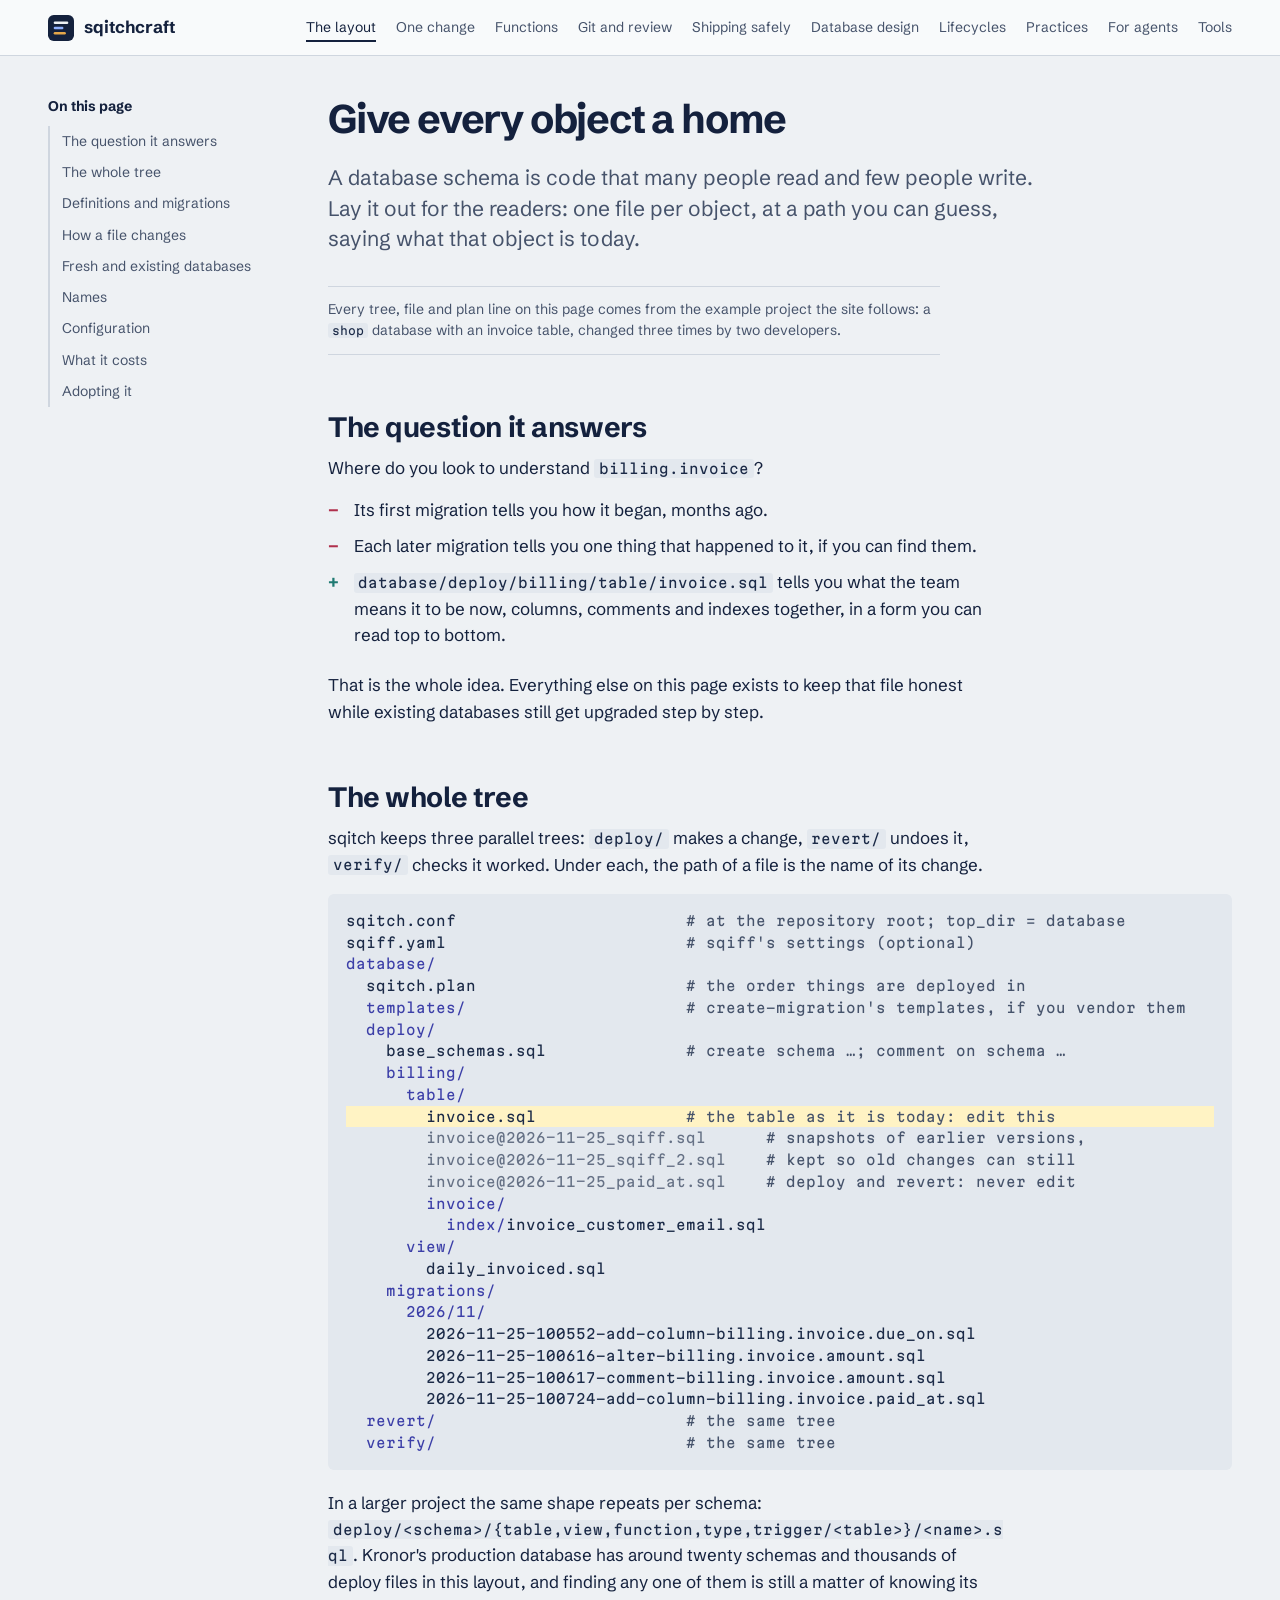
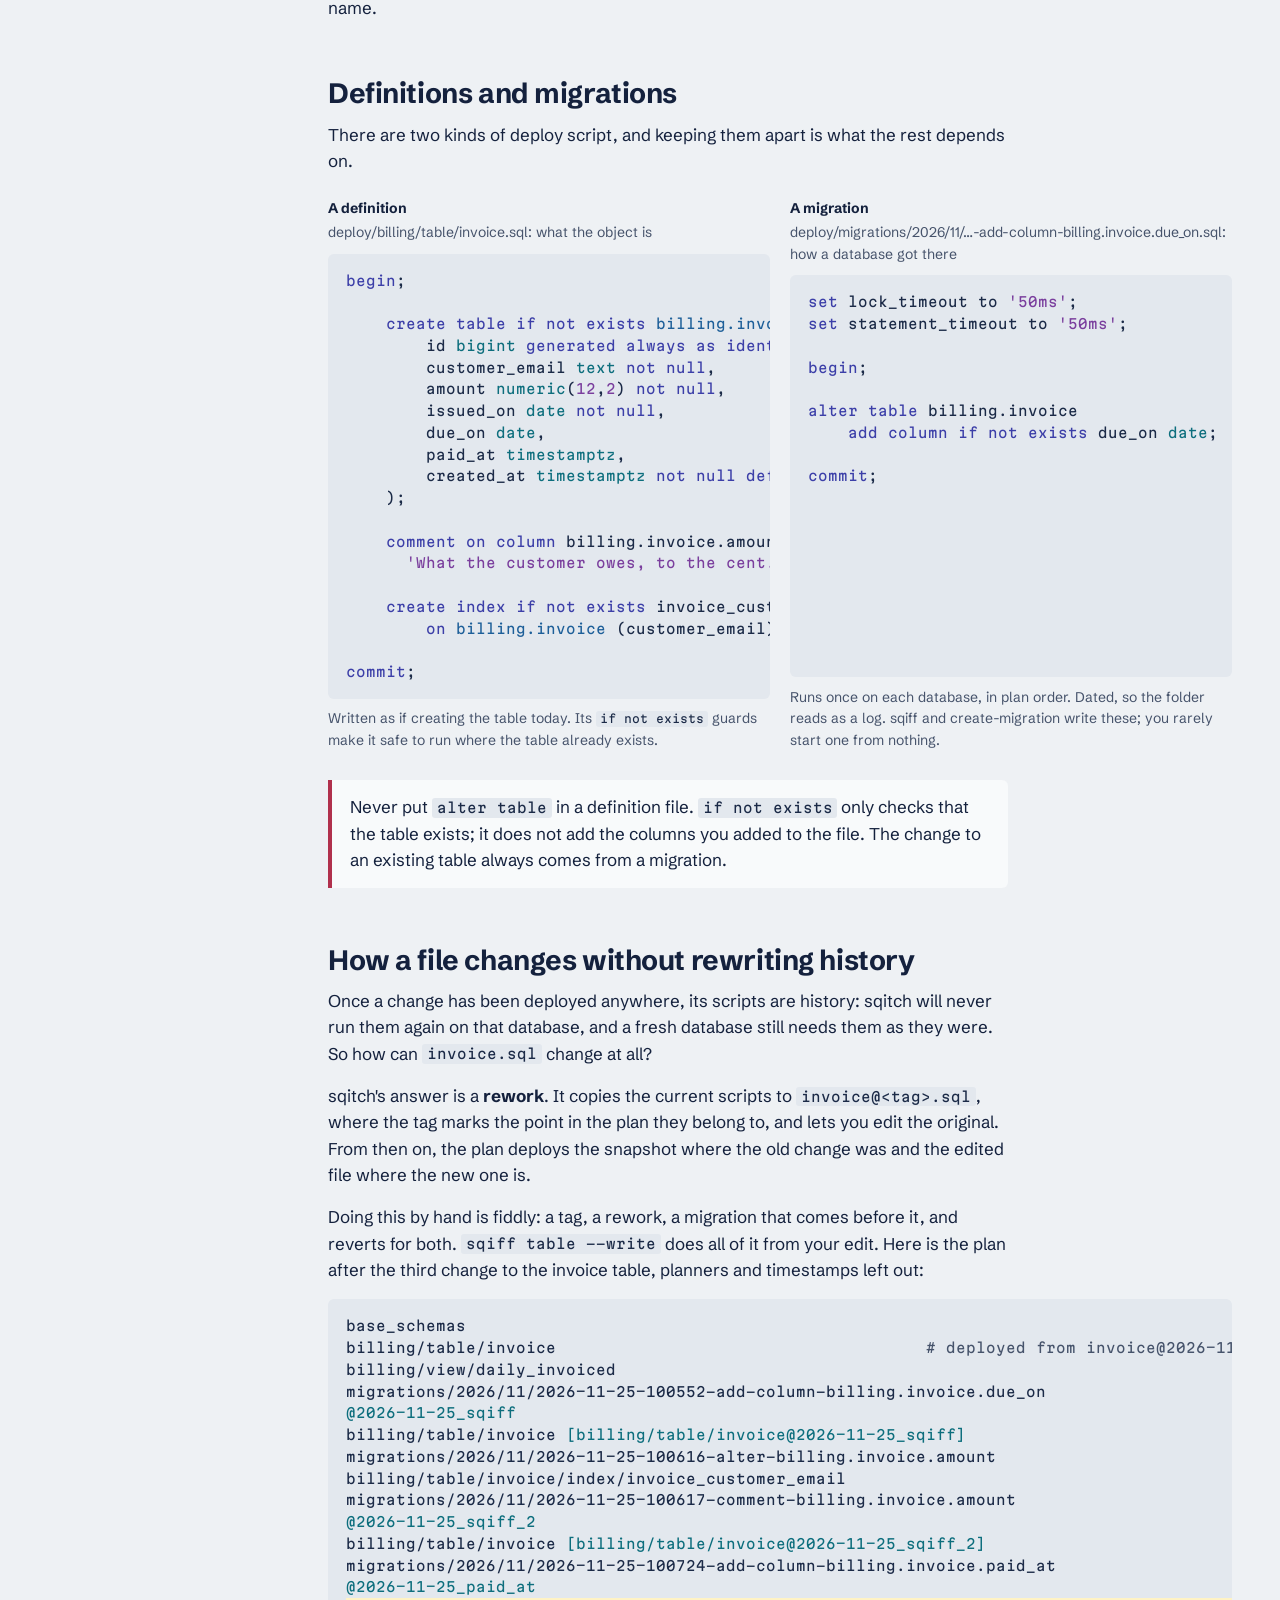
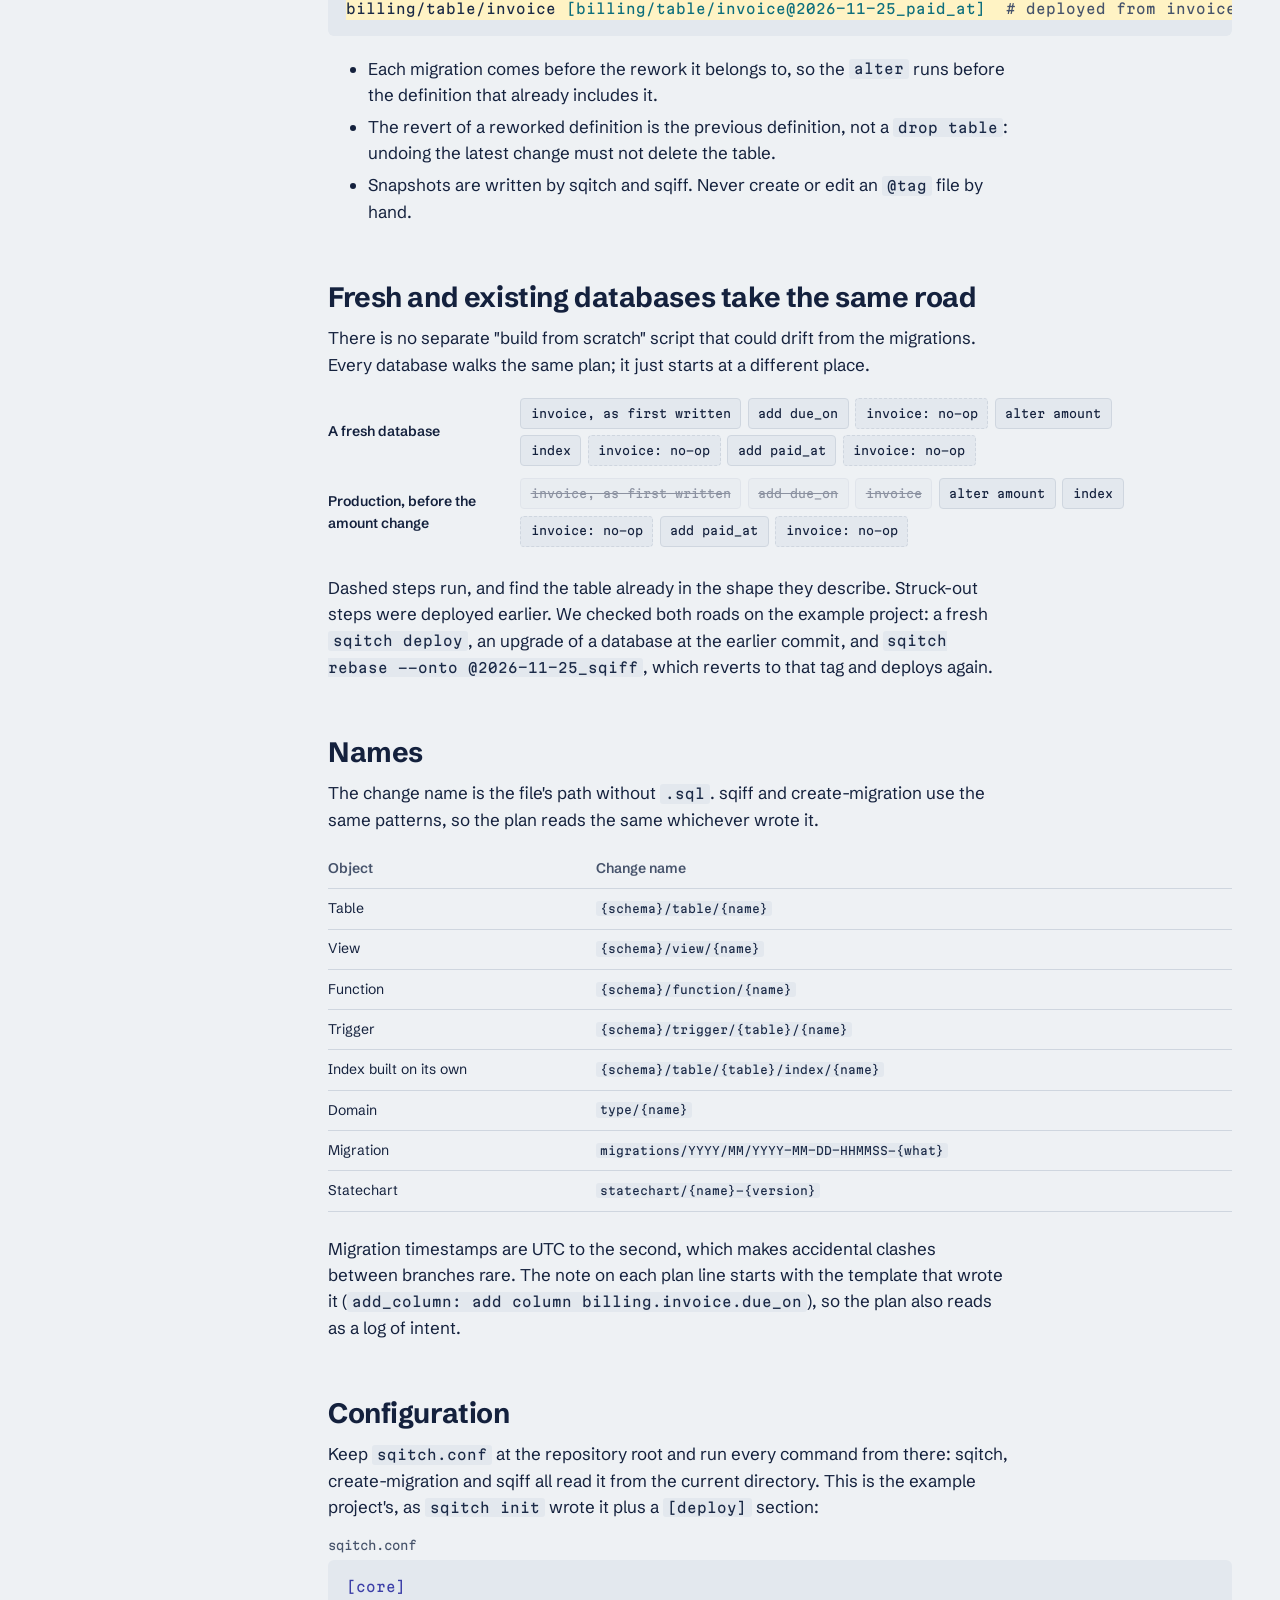
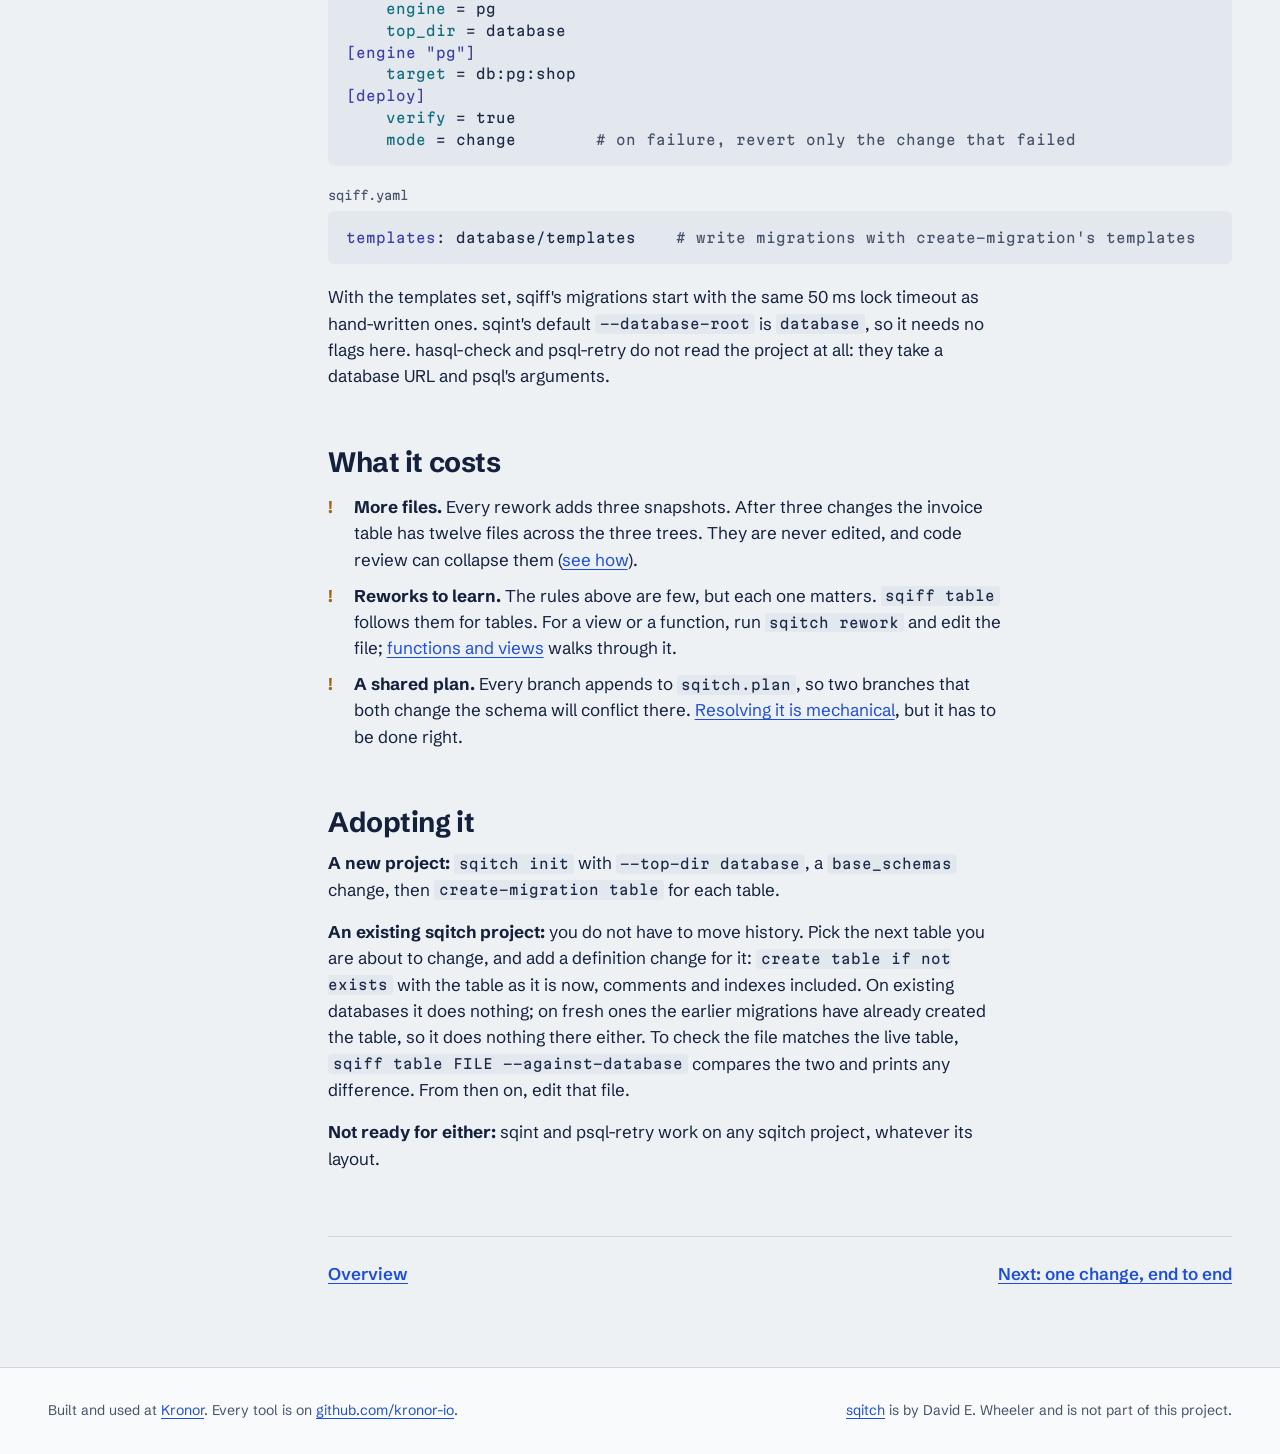
<file: layout.html>
<!doctype html>
<html lang="en">
<head>
<meta charset="utf-8">
<meta name="viewport" content="width=device-width, initial-scale=1">
<title>The layout · sqitchcraft</title>
<meta name="description" content="Give every database object a home: one file per table, view and function, dated migrations beside them, and reworks that let a file change without rewriting history.">
<link rel="preconnect" href="https://fonts.googleapis.com">
<link rel="preconnect" href="https://fonts.gstatic.com" crossorigin>
<link rel="stylesheet" href="https://fonts.googleapis.com/css2?family=Martian+Mono:wght@400;600&family=Schibsted+Grotesk:wght@400;600;700&display=swap">
<link rel="stylesheet" href="assets/style.css">
<link rel="icon" href="assets/mark.svg" type="image/svg+xml">
</head>
<body>
<a class="skip" href="#main">Skip to content</a>
<header class="top">
  <div class="top-inner">
    <a class="brand" href="index.html"><img src="assets/mark.svg" alt="" width="26" height="26">sqitchcraft</a>
    <nav aria-label="Site">
      <a href="layout.html" aria-current="page">The layout</a>
      <a href="workflow.html">One change</a>
      <a href="functions.html">Functions</a>
      <a href="git.html">Git and review</a>
      <a href="pipeline.html">Shipping safely</a>
      <a href="architecture.html">Database design</a>
      <a href="lifecycles.html">Lifecycles</a>
      <a href="practices.html">Practices</a>
      <a href="agents.html">For agents</a>
      <a href="tools.html">Tools</a>
    </nav>
  </div>
</header>

<main id="main" class="doc">
  <nav class="toc" aria-label="On this page">
    <p>On this page</p>
    <ul>
      <li><a href="#question">The question it answers</a></li>
      <li><a href="#tree">The whole tree</a></li>
      <li><a href="#two-kinds">Definitions and migrations</a></li>
      <li><a href="#reworks">How a file changes</a></li>
      <li><a href="#upgrade">Fresh and existing databases</a></li>
      <li><a href="#names">Names</a></li>
      <li><a href="#config">Configuration</a></li>
      <li><a href="#costs">What it costs</a></li>
      <li><a href="#adopt">Adopting it</a></li>
    </ul>
  </nav>

  <article>
    <h1>Give every object a home</h1>
    <p class="lede">A database schema is code that many people read and few people write. Lay it out for the readers: one file per object, at a path you can guess, saying what that object is today.</p>
    <p class="outcome">Every tree, file and plan line on this page comes from the example project the site follows: a <code>shop</code> database with an invoice table, changed three times by two developers.</p>

    <h2 id="question">The question it answers</h2>
    <p>Where do you look to understand <code>billing.invoice</code>?</p>
    <ul class="verdicts">
      <li class="no">Its first migration tells you how it began, months ago.</li>
      <li class="no">Each later migration tells you one thing that happened to it, if you can find them.</li>
      <li class="yes"><code>database/deploy/billing/table/invoice.sql</code> tells you what the team means it to be now, columns, comments and indexes together, in a form you can read top to bottom.</li>
    </ul>
    <p>That is the whole idea. Everything else on this page exists to keep that file honest while existing databases still get upgraded step by step.</p>

    <h2 id="tree">The whole tree</h2>
    <p>sqitch keeps three parallel trees: <code>deploy/</code> makes a change, <code>revert/</code> undoes it, <code>verify/</code> checks it worked. Under each, the path of a file is the name of its change.</p>
<pre data-lang="tree">sqitch.conf                       <span class="c"># at the repository root; top_dir = database</span>
sqiff.yaml                        <span class="c"># sqiff's settings (optional)</span>
database/
  sqitch.plan                     <span class="c"># the order things are deployed in</span>
  templates/                      <span class="c"># create-migration's templates, if you vendor them</span>
  deploy/
    base_schemas.sql              <span class="c"># create schema …; comment on schema …</span>
    billing/
      table/
<span class="hl">        invoice.sql               <span class="c"># the table as it is today: edit this</span></span>
        invoice@2026-11-25_sqiff.sql      <span class="c"># snapshots of earlier versions,</span>
        invoice@2026-11-25_sqiff_2.sql    <span class="c"># kept so old changes can still</span>
        invoice@2026-11-25_paid_at.sql    <span class="c"># deploy and revert: never edit</span>
        invoice/
          index/invoice_customer_email.sql
      view/
        daily_invoiced.sql
    migrations/
      2026/11/
        2026-11-25-100552-add-column-billing.invoice.due_on.sql
        2026-11-25-100616-alter-billing.invoice.amount.sql
        2026-11-25-100617-comment-billing.invoice.amount.sql
        2026-11-25-100724-add-column-billing.invoice.paid_at.sql
  revert/                         <span class="c"># the same tree</span>
  verify/                         <span class="c"># the same tree</span></pre>
    <p>In a larger project the same shape repeats per schema: <code>deploy/&lt;schema&gt;/{table,view,function,type,trigger/&lt;table&gt;}/&lt;name&gt;.sql</code>. Kronor's production database has around twenty schemas and thousands of deploy files in this layout, and finding any one of them is still a matter of knowing its name.</p>

    <h2 id="two-kinds">Definitions and migrations</h2>
    <p>There are two kinds of deploy script, and keeping them apart is what the rest depends on.</p>
    <div class="compare">
      <div class="pane">
        <p class="pane-label">A definition</p>
        <p class="pane-sub">deploy/billing/table/invoice.sql: what the object is</p>
<pre data-lang="sql">begin;

    create table if not exists billing.invoice (
        id bigint generated always as identity primary key,
        customer_email text not null,
        amount numeric(12,2) not null,
        issued_on date not null,
        due_on date,
        paid_at timestamptz,
        created_at timestamptz not null default clock_timestamp()
    );

    comment on column billing.invoice.amount is
      'What the customer owes, to the cent.';

    create index if not exists invoice_customer_email
        on billing.invoice (customer_email);

commit;</pre>
        <p class="pane-note">Written as if creating the table today. Its <code>if not exists</code> guards make it safe to run where the table already exists.</p>
      </div>
      <div class="pane">
        <p class="pane-label">A migration</p>
        <p class="pane-sub">deploy/migrations/2026/11/…-add-column-billing.invoice.due_on.sql: how a database got there</p>
<pre data-lang="sql">set lock_timeout to '50ms';
set statement_timeout to '50ms';

begin;

alter table billing.invoice
    add column if not exists due_on date;

commit;</pre>
        <p class="pane-note">Runs once on each database, in plan order. Dated, so the folder reads as a log. sqiff and create-migration write these; you rarely start one from nothing.</p>
      </div>
    </div>
    <div class="callout rule">
      <p>Never put <code>alter table</code> in a definition file. <code>if not exists</code> only checks that the table exists; it does not add the columns you added to the file. The change to an existing table always comes from a migration.</p>
    </div>

    <h2 id="reworks">How a file changes without rewriting history</h2>
    <p>Once a change has been deployed anywhere, its scripts are history: sqitch will never run them again on that database, and a fresh database still needs them as they were. So how can <code>invoice.sql</code> change at all?</p>
    <p>sqitch's answer is a <strong>rework</strong>. It copies the current scripts to <code>invoice@&lt;tag&gt;.sql</code>, where the tag marks the point in the plan they belong to, and lets you edit the original. From then on, the plan deploys the snapshot where the old change was and the edited file where the new one is.</p>
    <p>Doing this by hand is fiddly: a tag, a rework, a migration that comes before it, and reverts for both. <code>sqiff table --write</code> does all of it from your edit. Here is the plan after the third change to the invoice table, planners and timestamps left out:</p>
<pre data-lang="plan">base_schemas
billing/table/invoice                                     <span class="c"># deployed from invoice@2026-11-25_sqiff.sql</span>
billing/view/daily_invoiced
migrations/2026/11/2026-11-25-100552-add-column-billing.invoice.due_on
@2026-11-25_sqiff
billing/table/invoice [billing/table/invoice@2026-11-25_sqiff]
migrations/2026/11/2026-11-25-100616-alter-billing.invoice.amount
billing/table/invoice/index/invoice_customer_email
migrations/2026/11/2026-11-25-100617-comment-billing.invoice.amount
@2026-11-25_sqiff_2
billing/table/invoice [billing/table/invoice@2026-11-25_sqiff_2]
migrations/2026/11/2026-11-25-100724-add-column-billing.invoice.paid_at
@2026-11-25_paid_at
<span class="hl">billing/table/invoice [billing/table/invoice@2026-11-25_paid_at]  <span class="c"># deployed from invoice.sql</span></span></pre>
    <ul>
      <li>Each migration comes before the rework it belongs to, so the <code>alter</code> runs before the definition that already includes it.</li>
      <li>The revert of a reworked definition is the previous definition, not a <code>drop table</code>: undoing the latest change must not delete the table.</li>
      <li>Snapshots are written by sqitch and sqiff. Never create or edit an <code>@tag</code> file by hand.</li>
    </ul>

    <h2 id="upgrade">Fresh and existing databases take the same road</h2>
    <p>There is no separate "build from scratch" script that could drift from the migrations. Every database walks the same plan; it just starts at a different place.</p>
    <div class="lanes" role="list">
      <div class="lane" role="listitem">
        <span>A fresh database</span>
        <ol>
          <li>invoice, as first written</li>
          <li>add due_on</li>
          <li class="noop">invoice: no-op</li>
          <li>alter amount</li>
          <li>index</li>
          <li class="noop">invoice: no-op</li>
          <li>add paid_at</li>
          <li class="noop">invoice: no-op</li>
        </ol>
      </div>
      <div class="lane" role="listitem">
        <span>Production, before the amount change</span>
        <ol>
          <li class="done">invoice, as first written</li>
          <li class="done">add due_on</li>
          <li class="done">invoice</li>
          <li>alter amount</li>
          <li>index</li>
          <li class="noop">invoice: no-op</li>
          <li>add paid_at</li>
          <li class="noop">invoice: no-op</li>
        </ol>
      </div>
    </div>
    <p>Dashed steps run, and find the table already in the shape they describe. Struck-out steps were deployed earlier. We checked both roads on the example project: a fresh <code>sqitch deploy</code>, an upgrade of a database at the earlier commit, and <code>sqitch rebase --onto @2026-11-25_sqiff</code>, which reverts to that tag and deploys again.</p>

    <h2 id="names">Names</h2>
    <p>The change name is the file's path without <code>.sql</code>. sqiff and create-migration use the same patterns, so the plan reads the same whichever wrote it.</p>
    <div class="table-wrap">
    <table class="plain">
      <thead><tr><th>Object</th><th>Change name</th></tr></thead>
      <tbody>
        <tr><td>Table</td><td><code>{schema}/table/{name}</code></td></tr>
        <tr><td>View</td><td><code>{schema}/view/{name}</code></td></tr>
        <tr><td>Function</td><td><code>{schema}/function/{name}</code></td></tr>
        <tr><td>Trigger</td><td><code>{schema}/trigger/{table}/{name}</code></td></tr>
        <tr><td>Index built on its own</td><td><code>{schema}/table/{table}/index/{name}</code></td></tr>
        <tr><td>Domain</td><td><code>type/{name}</code></td></tr>
        <tr><td>Migration</td><td><code>migrations/YYYY/MM/YYYY-MM-DD-HHMMSS-{what}</code></td></tr>
        <tr><td>Statechart</td><td><code>statechart/{name}-{version}</code></td></tr>
      </tbody>
    </table>
    </div>
    <p>Migration timestamps are UTC to the second, which makes accidental clashes between branches rare. The note on each plan line starts with the template that wrote it (<code>add_column: add column billing.invoice.due_on</code>), so the plan also reads as a log of intent.</p>

    <h2 id="config">Configuration</h2>
    <p>Keep <code>sqitch.conf</code> at the repository root and run every command from there: sqitch, create-migration and sqiff all read it from the current directory. This is the example project's, as <code>sqitch init</code> wrote it plus a <code>[deploy]</code> section:</p>
    <p class="filename">sqitch.conf</p>
<pre data-lang="ini">[core]
	engine = pg
	top_dir = database
[engine "pg"]
	target = db:pg:shop
[deploy]
	verify = true
	mode = change        <span class="c"># on failure, revert only the change that failed</span></pre>
    <p class="filename">sqiff.yaml</p>
<pre data-lang="yaml">templates: database/templates    <span class="c"># write migrations with create-migration's templates</span></pre>
    <p>With the templates set, sqiff's migrations start with the same 50&nbsp;ms lock timeout as hand-written ones. sqint's default <code>--database-root</code> is <code>database</code>, so it needs no flags here. hasql-check and psql-retry do not read the project at all: they take a database URL and psql's arguments.</p>

    <h2 id="costs">What it costs</h2>
    <ul class="verdicts">
      <li class="cost"><strong>More files.</strong> Every rework adds three snapshots. After three changes the invoice table has twelve files across the three trees. They are never edited, and code review can collapse them (<a href="git.html#review">see how</a>).</li>
      <li class="cost"><strong>Reworks to learn.</strong> The rules above are few, but each one matters. <code>sqiff table</code> follows them for tables. For a view or a function, run <code>sqitch rework</code> and edit the file; <a href="functions.html">functions and views</a> walks through it.</li>
      <li class="cost"><strong>A shared plan.</strong> Every branch appends to <code>sqitch.plan</code>, so two branches that both change the schema will conflict there. <a href="git.html#conflicts">Resolving it is mechanical</a>, but it has to be done right.</li>
    </ul>

    <h2 id="adopt">Adopting it</h2>
    <p><strong>A new project:</strong> <code>sqitch init</code> with <code>--top-dir database</code>, a <code>base_schemas</code> change, then <code>create-migration table</code> for each table.</p>
    <p><strong>An existing sqitch project:</strong> you do not have to move history. Pick the next table you are about to change, and add a definition change for it: <code>create table if not exists</code> with the table as it is now, comments and indexes included. On existing databases it does nothing; on fresh ones the earlier migrations have already created the table, so it does nothing there either. To check the file matches the live table, <code>sqiff table FILE --against-database</code> compares the two and prints any difference. From then on, edit that file.</p>
    <p><strong>Not ready for either:</strong> sqint and psql-retry work on any sqitch project, whatever its layout.</p>

    <div class="next">
      <a href="index.html">Overview</a>
      <a href="workflow.html">Next: one change, end to end</a>
    </div>
  </article>
</main>

<footer>
  <div class="inner">
    <p>Built and used at <a href="https://kronor.io">Kronor</a>. Every tool is on <a href="https://github.com/kronor-io">github.com/kronor-io</a>.</p>
    <p><a href="https://sqitch.org">sqitch</a> is by David E. Wheeler and is not part of this project.</p>
  </div>
</footer>
<script src="assets/highlight.js" defer></script>
</body>
</html>
</file>
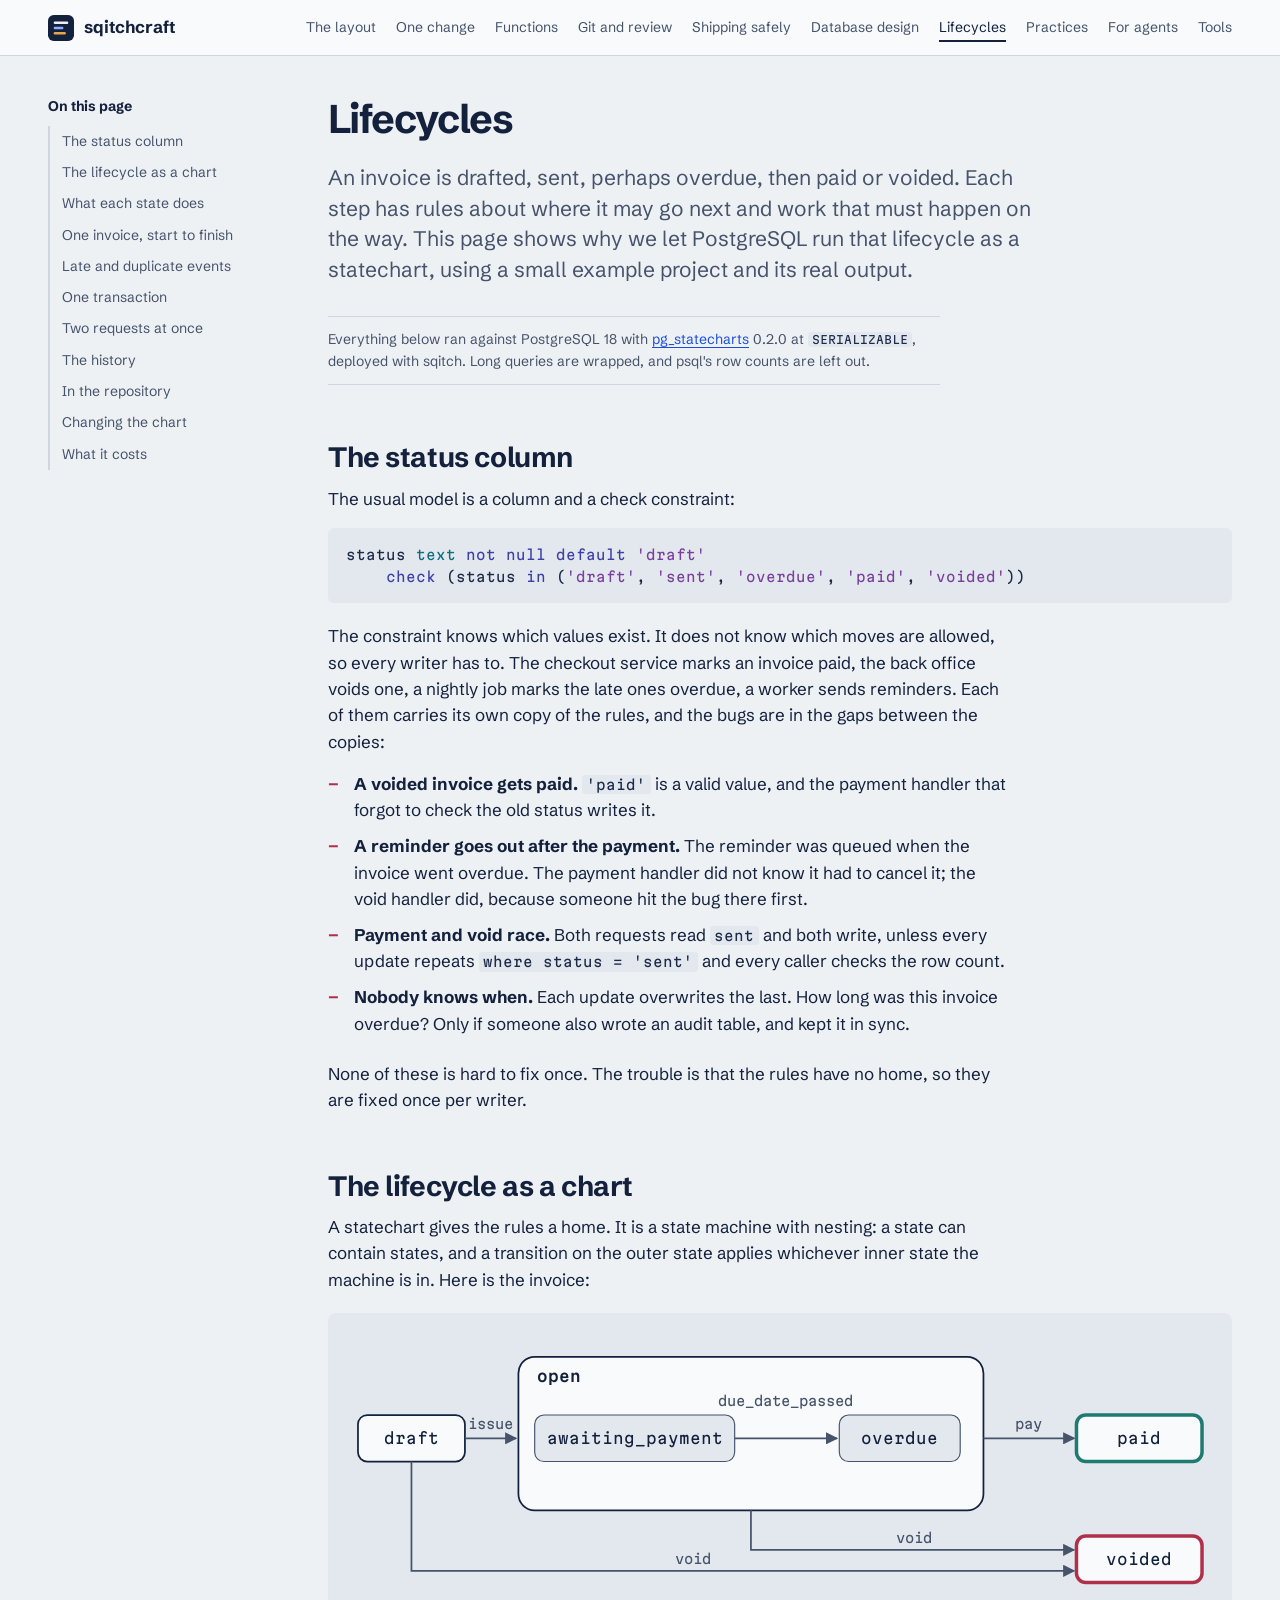
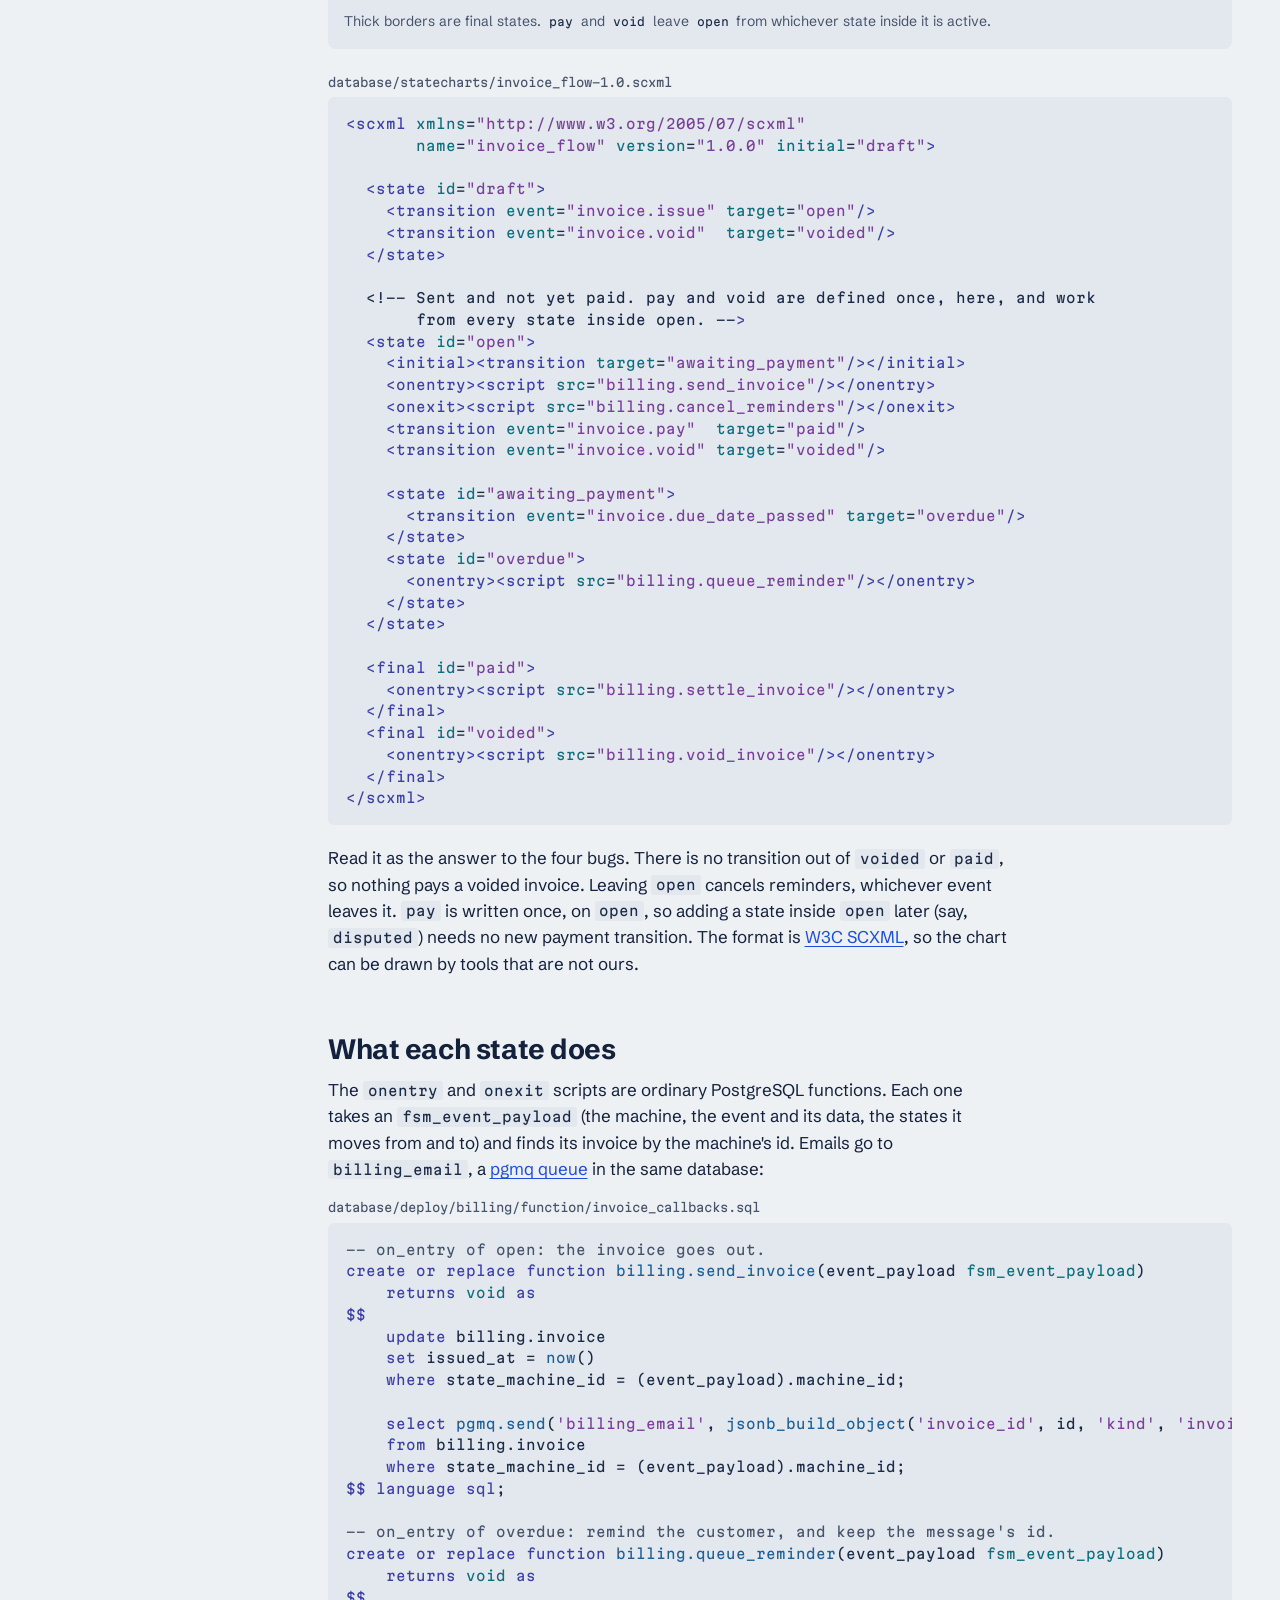
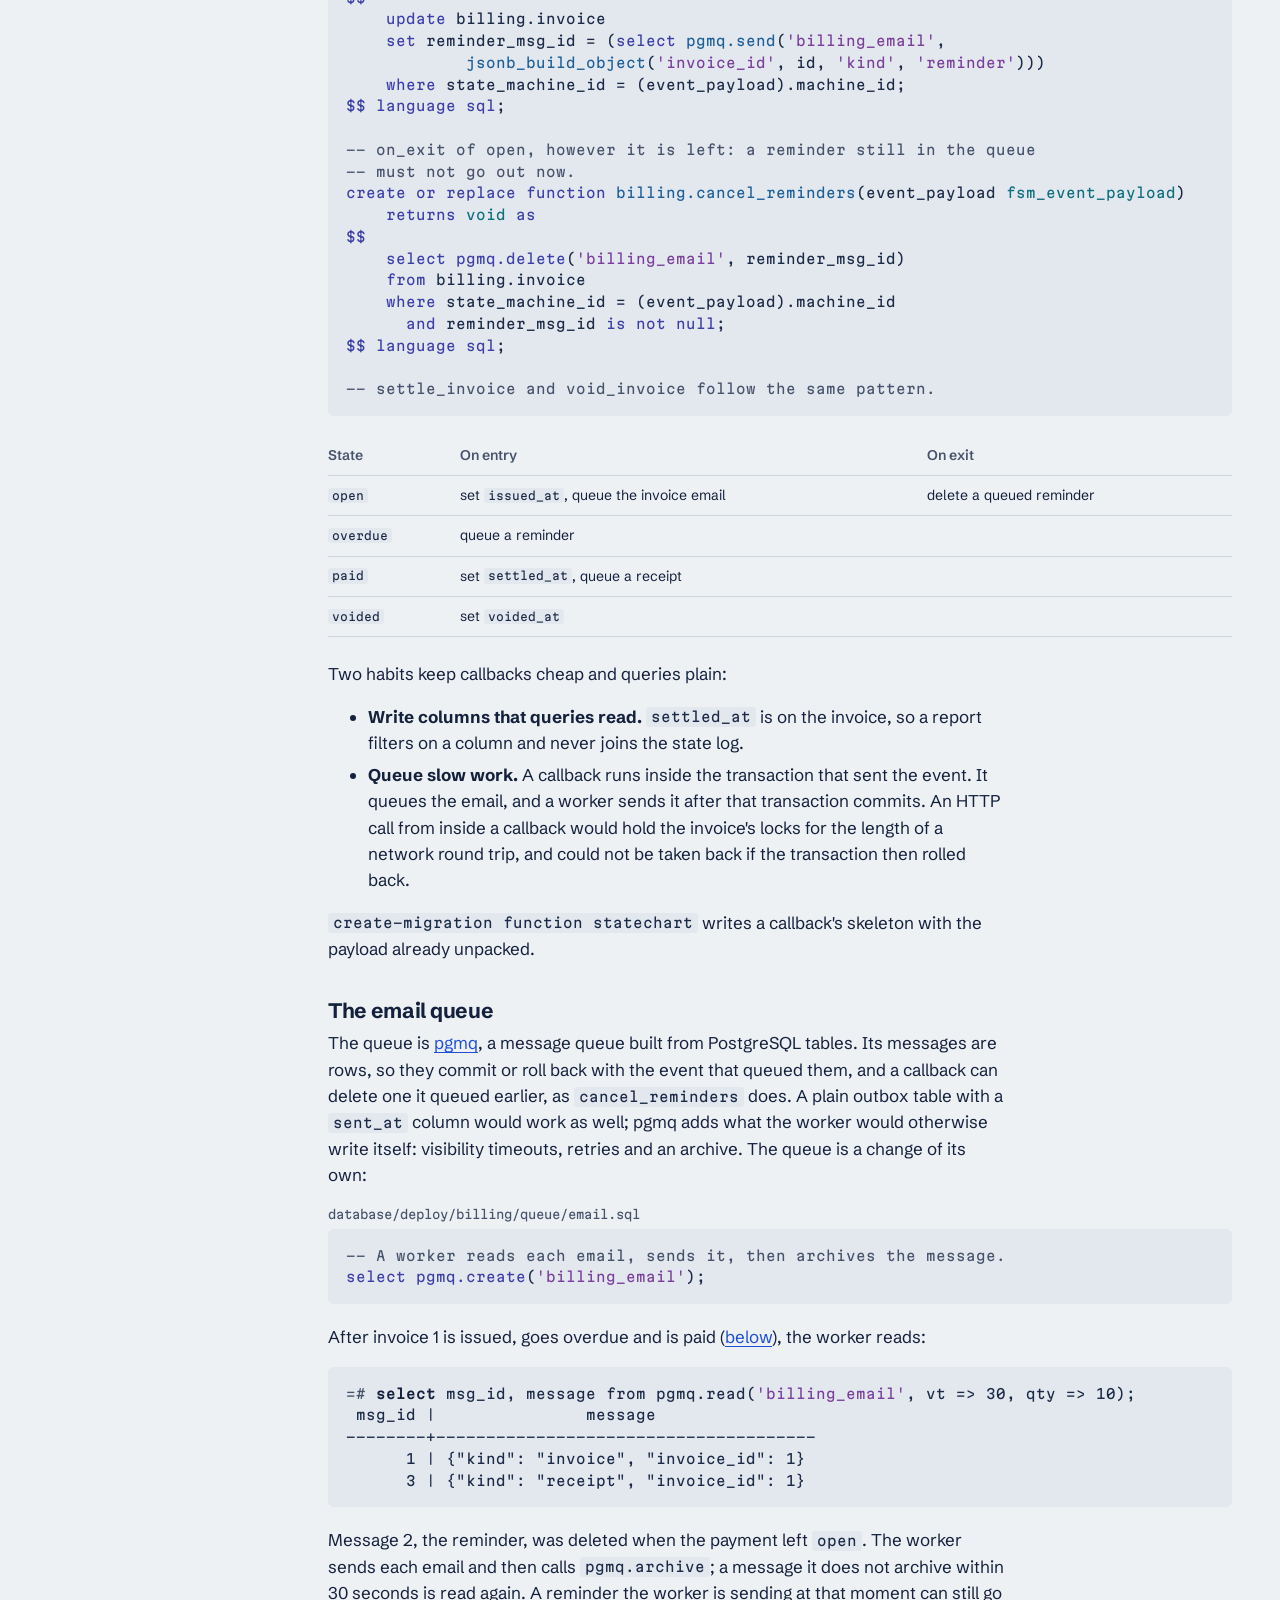
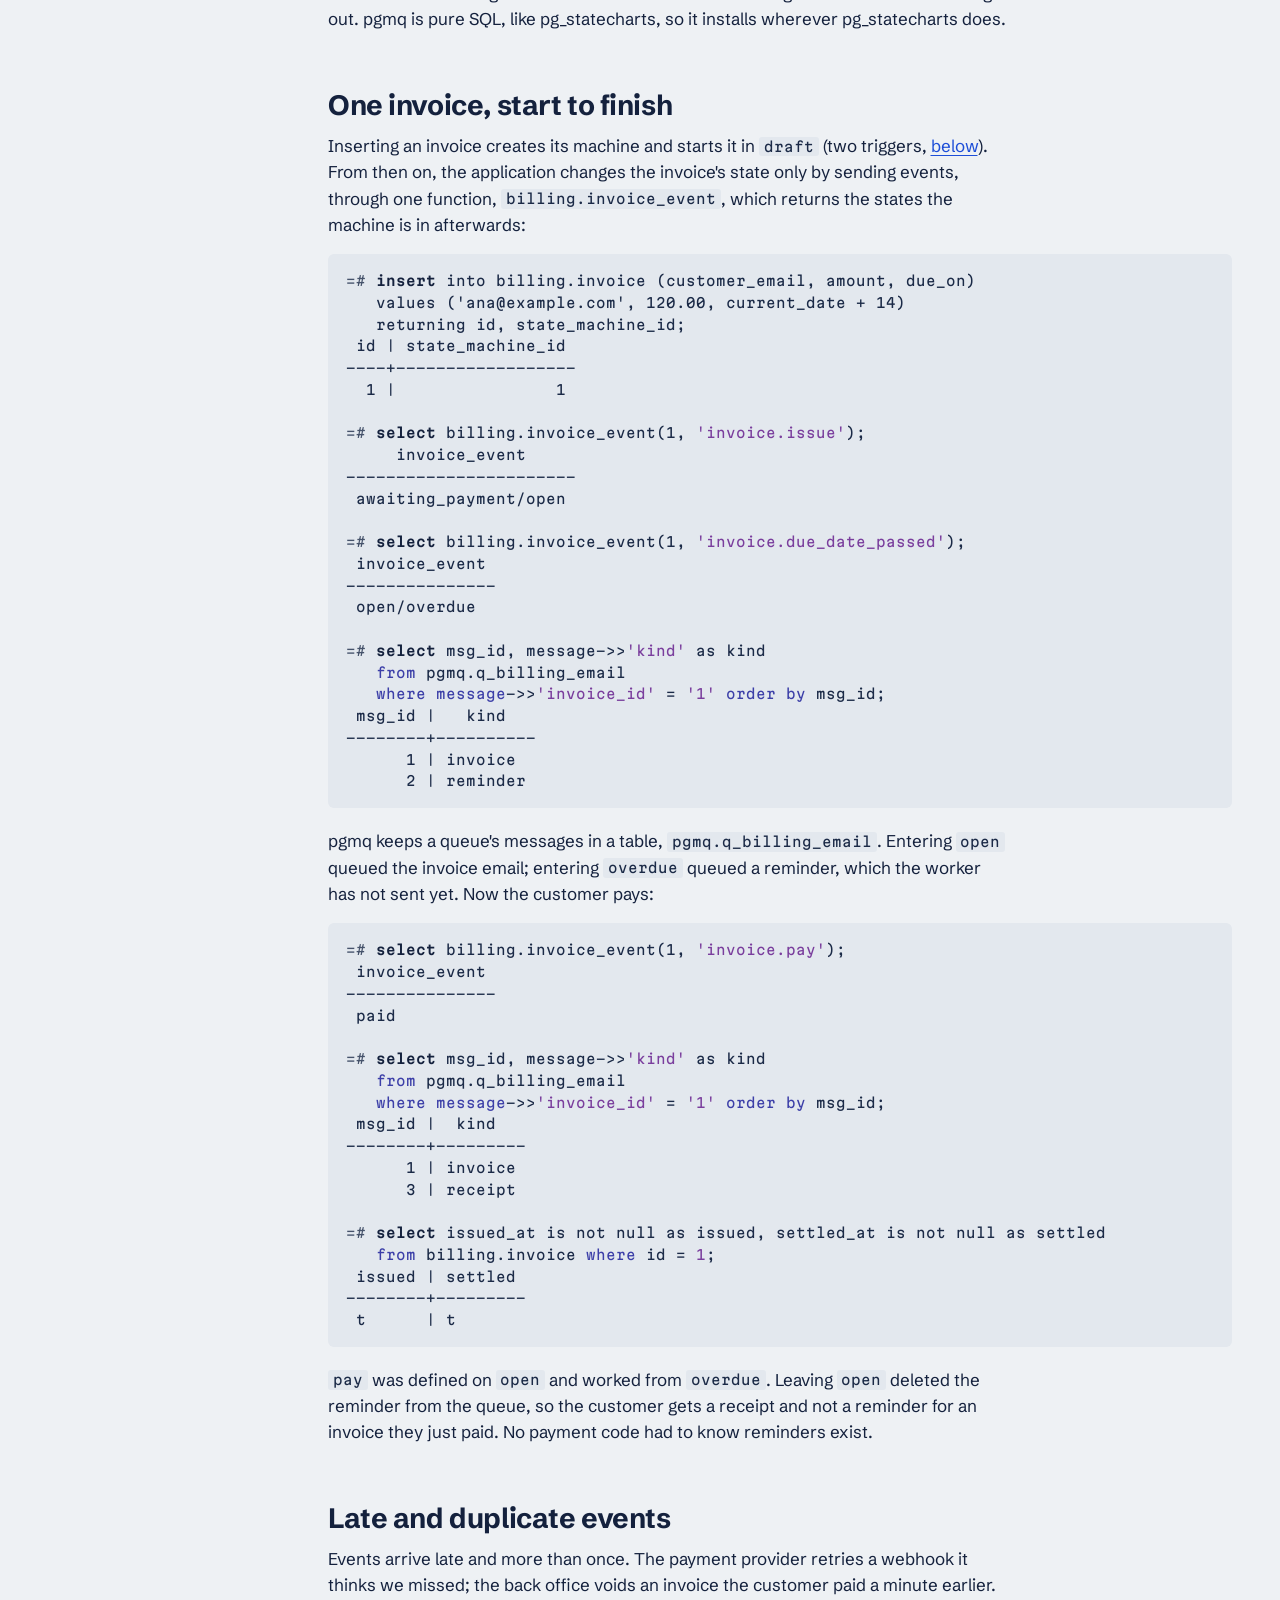
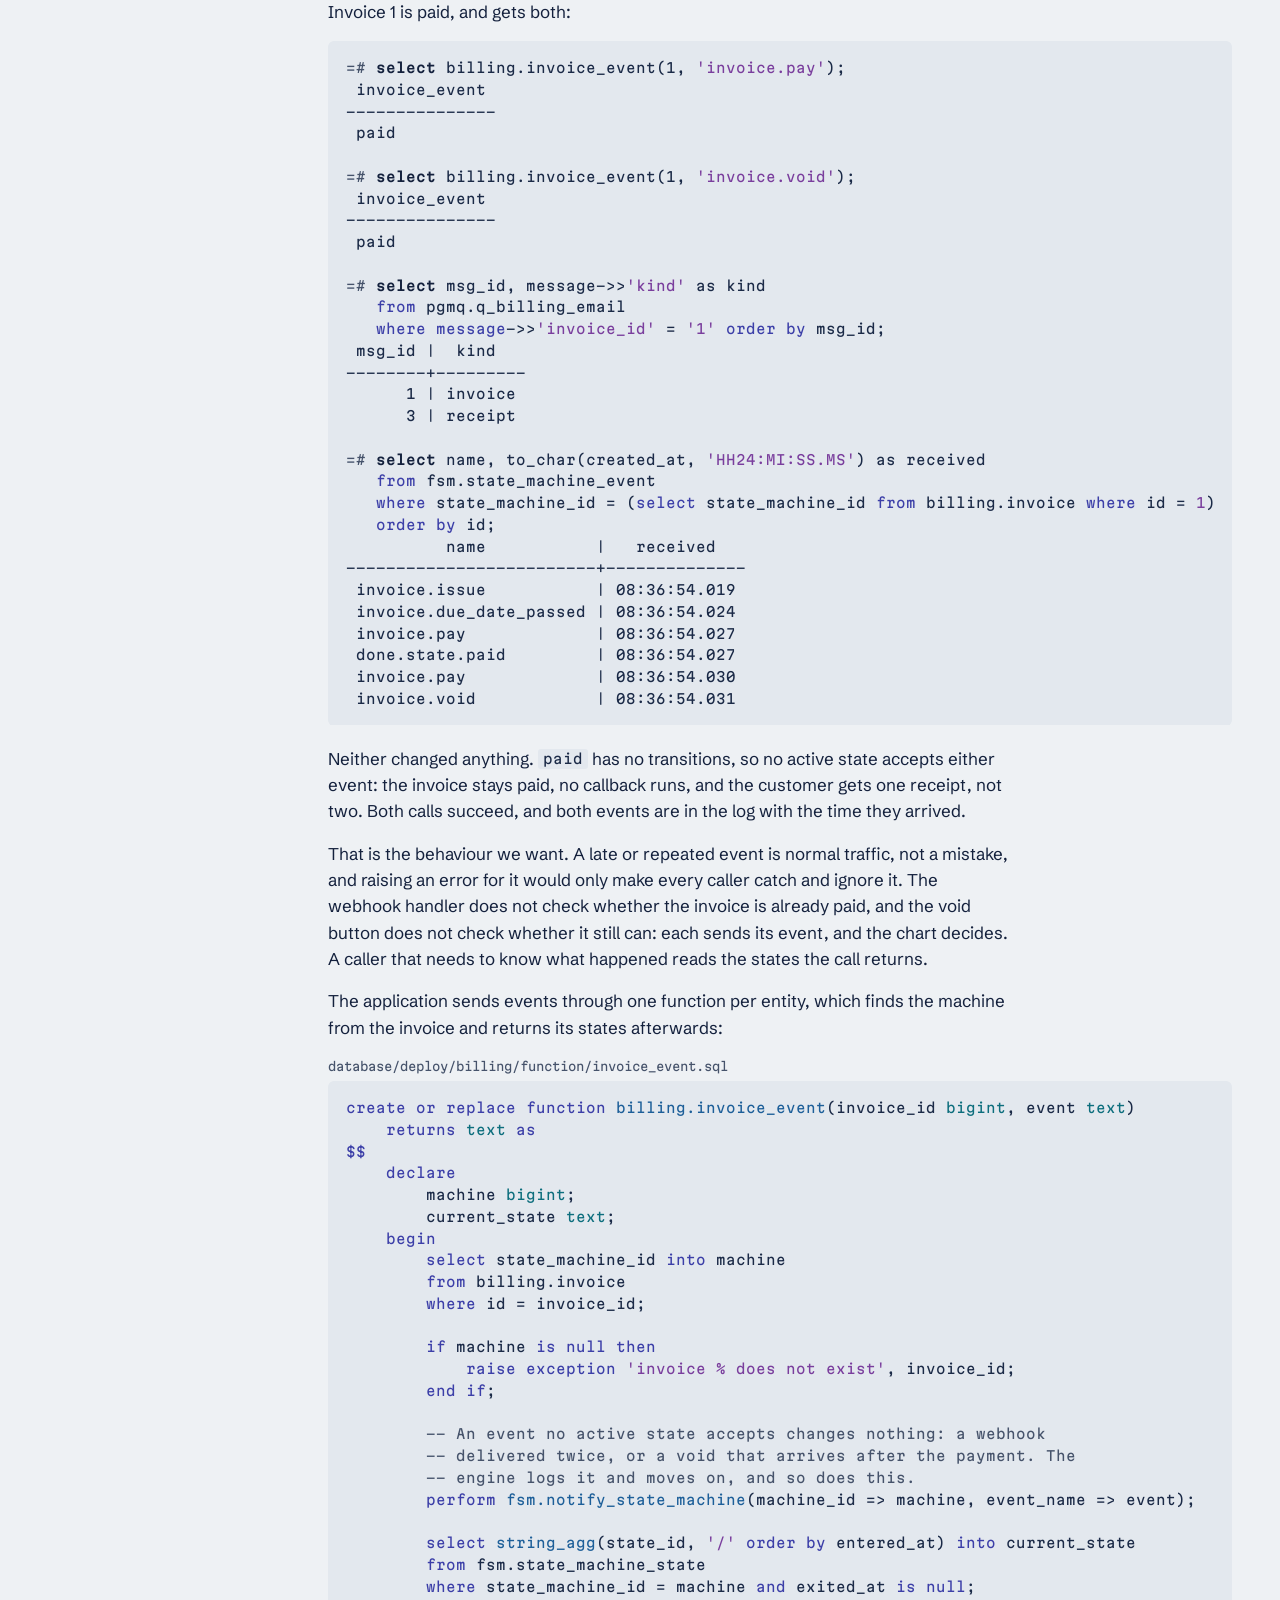
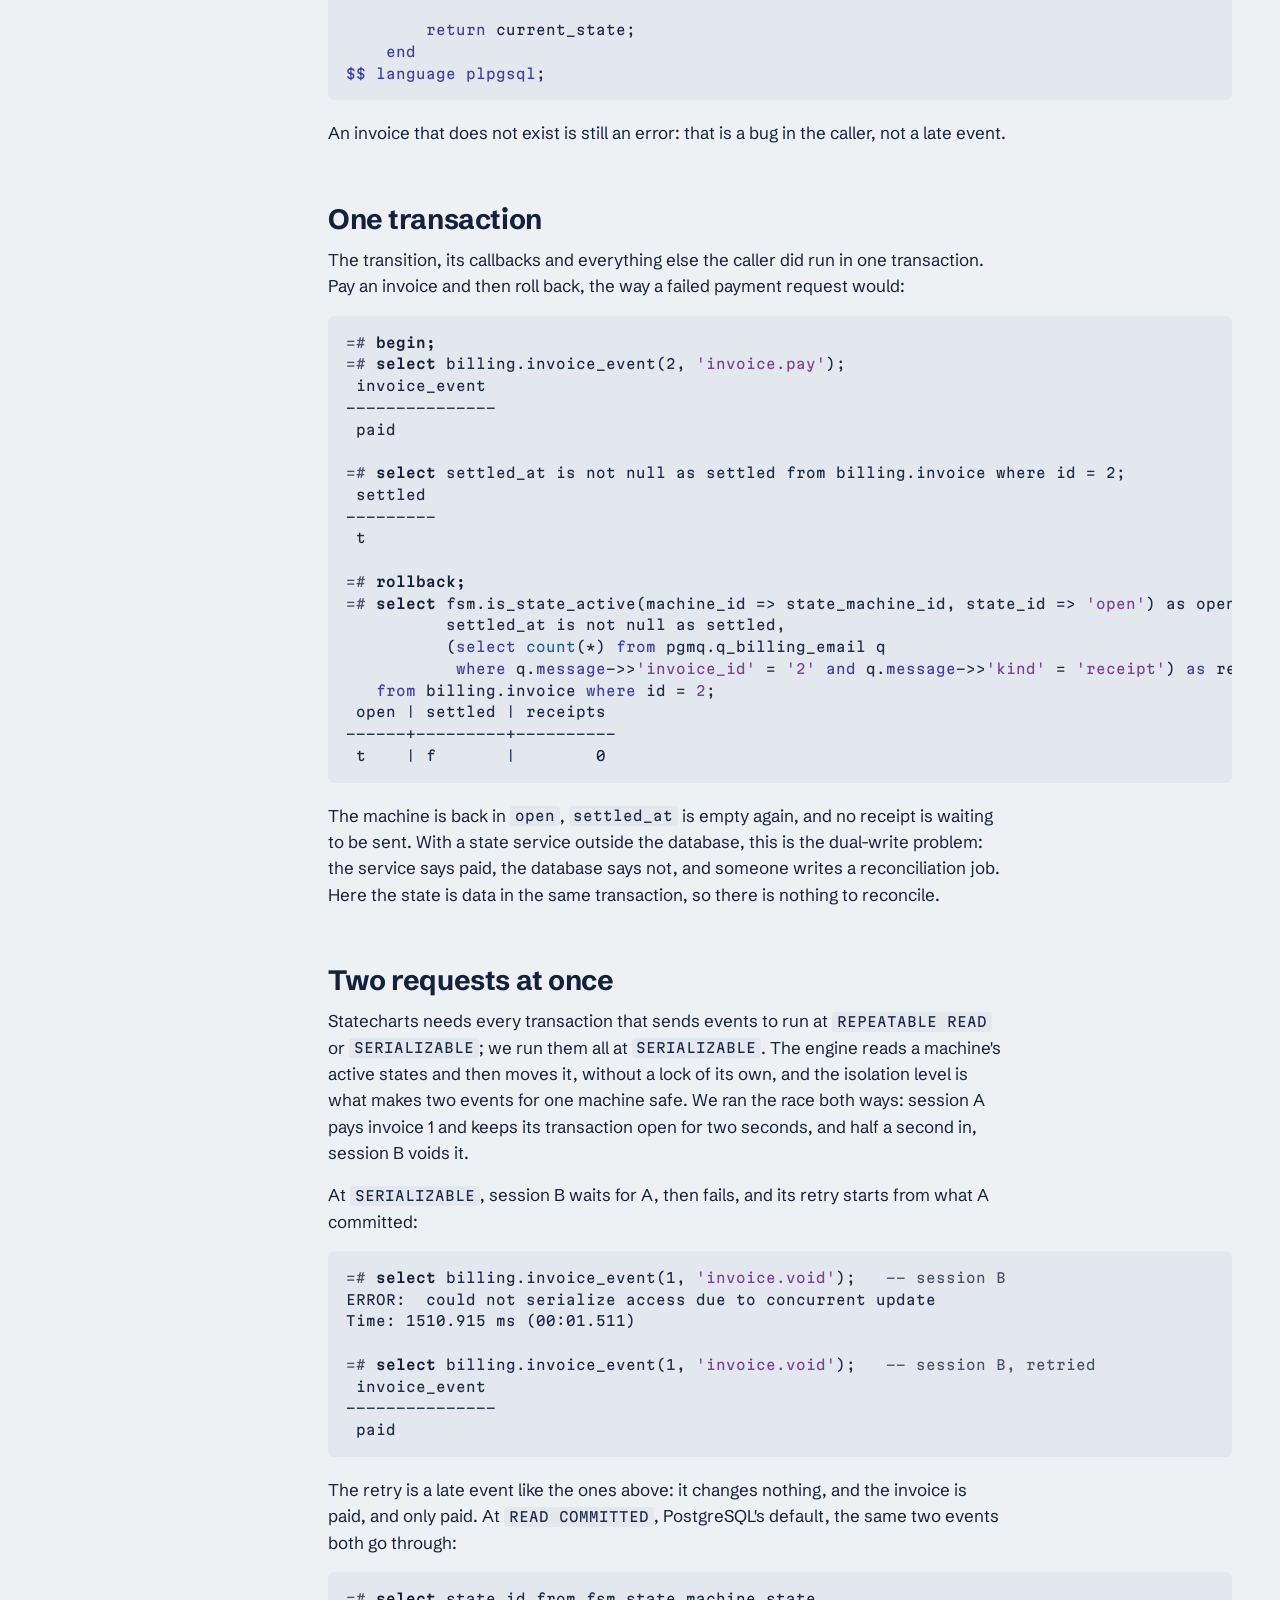
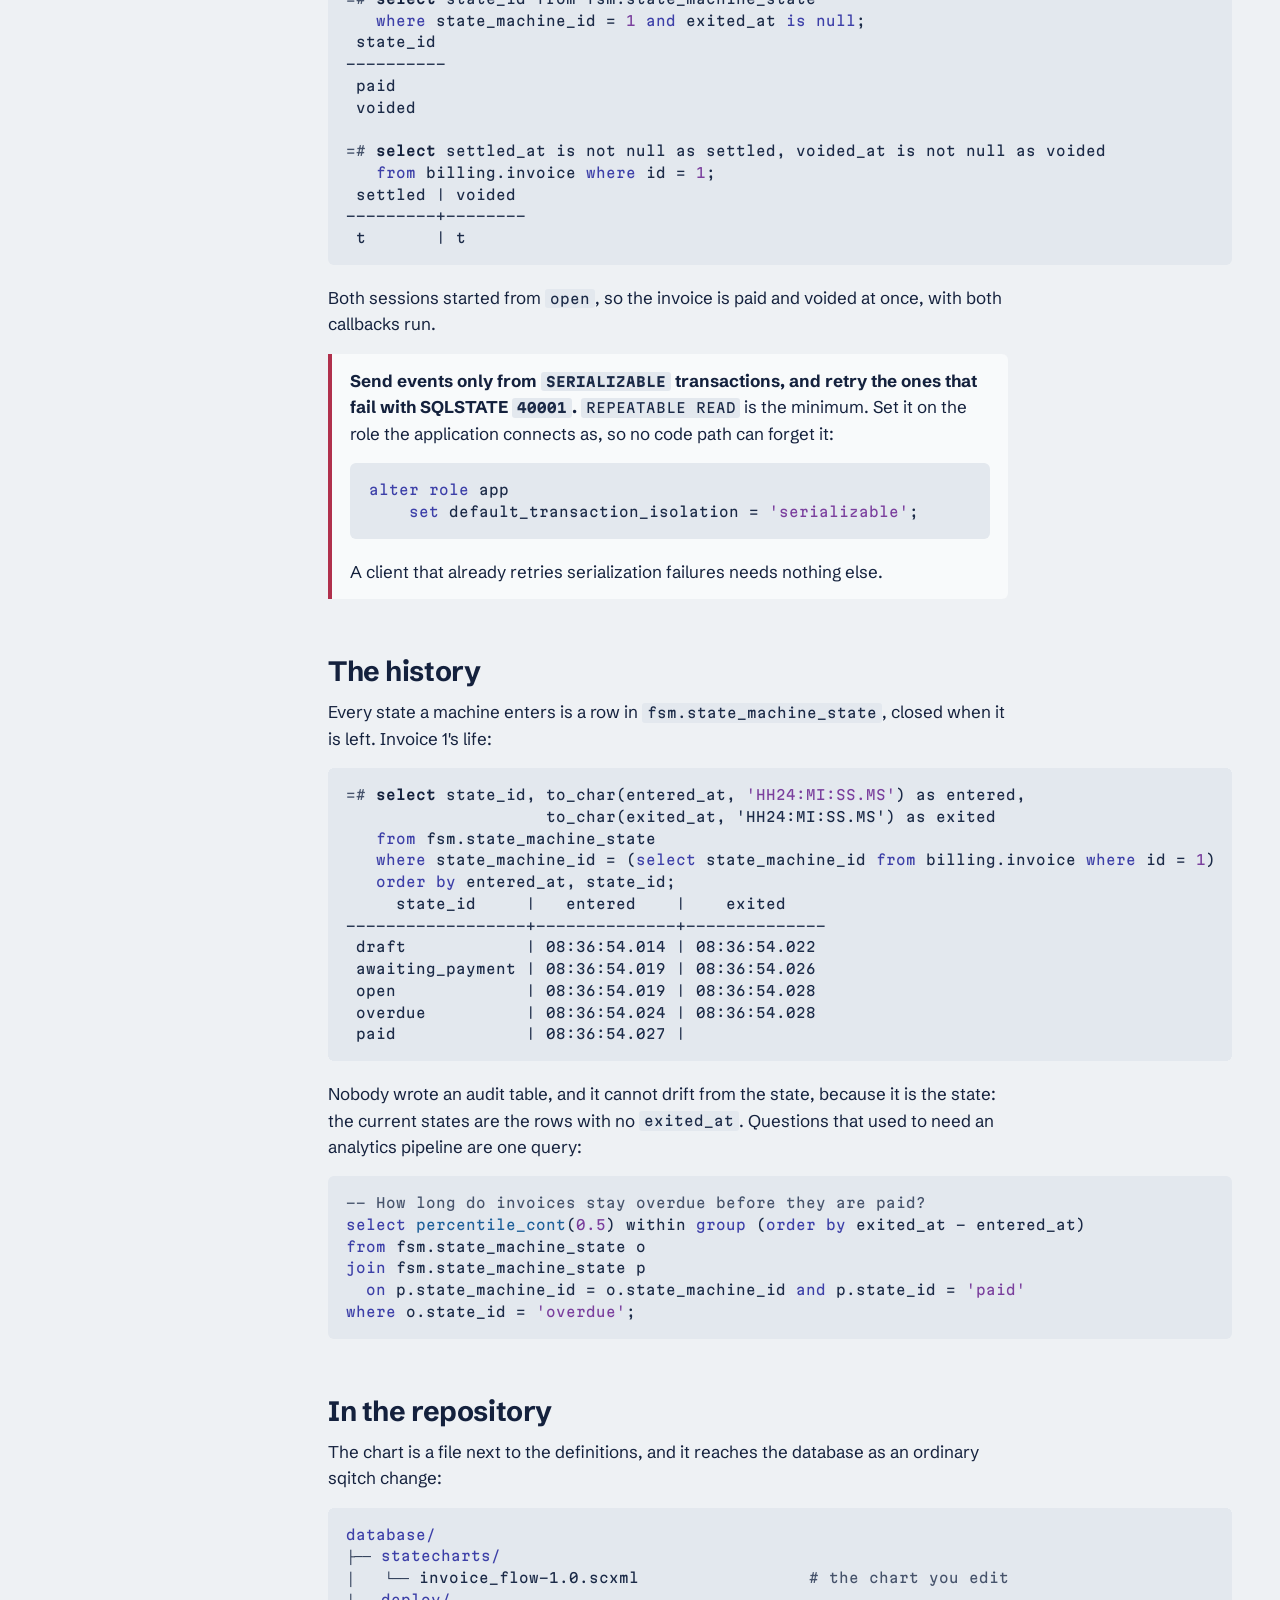
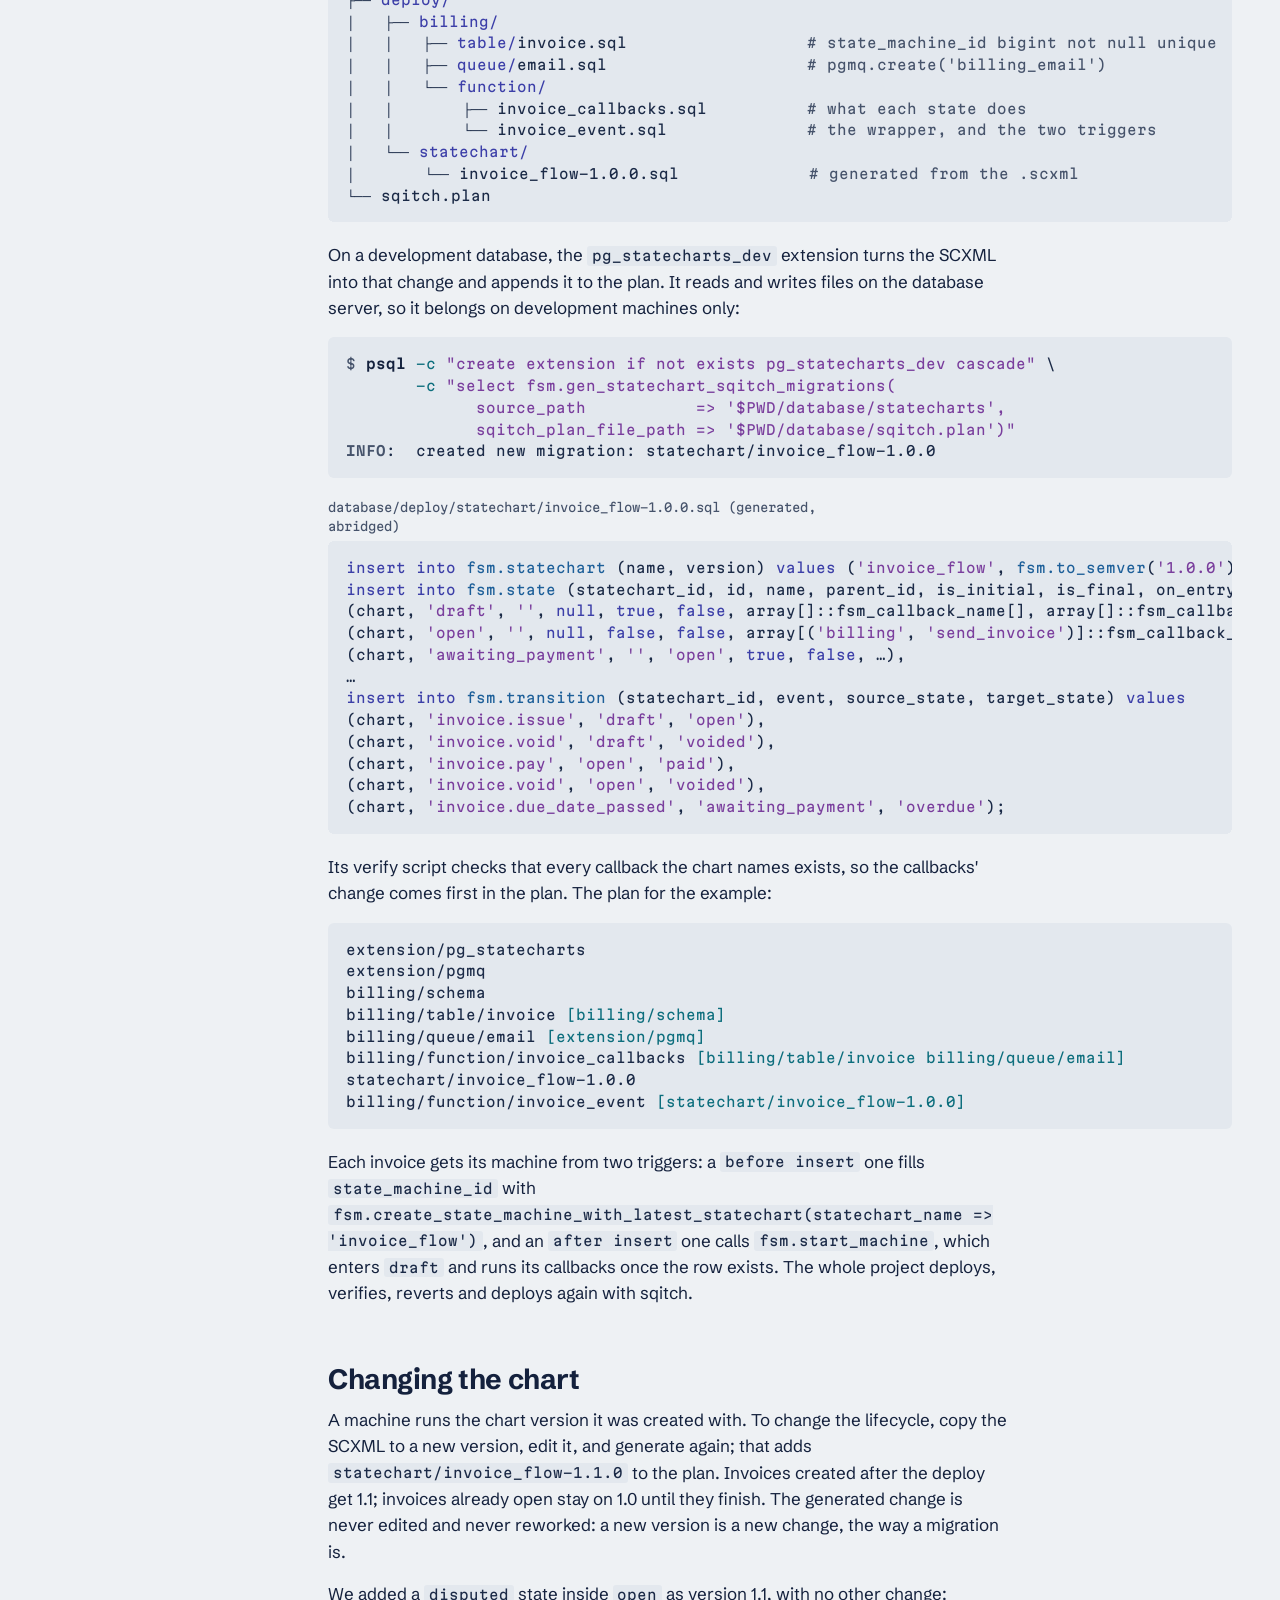
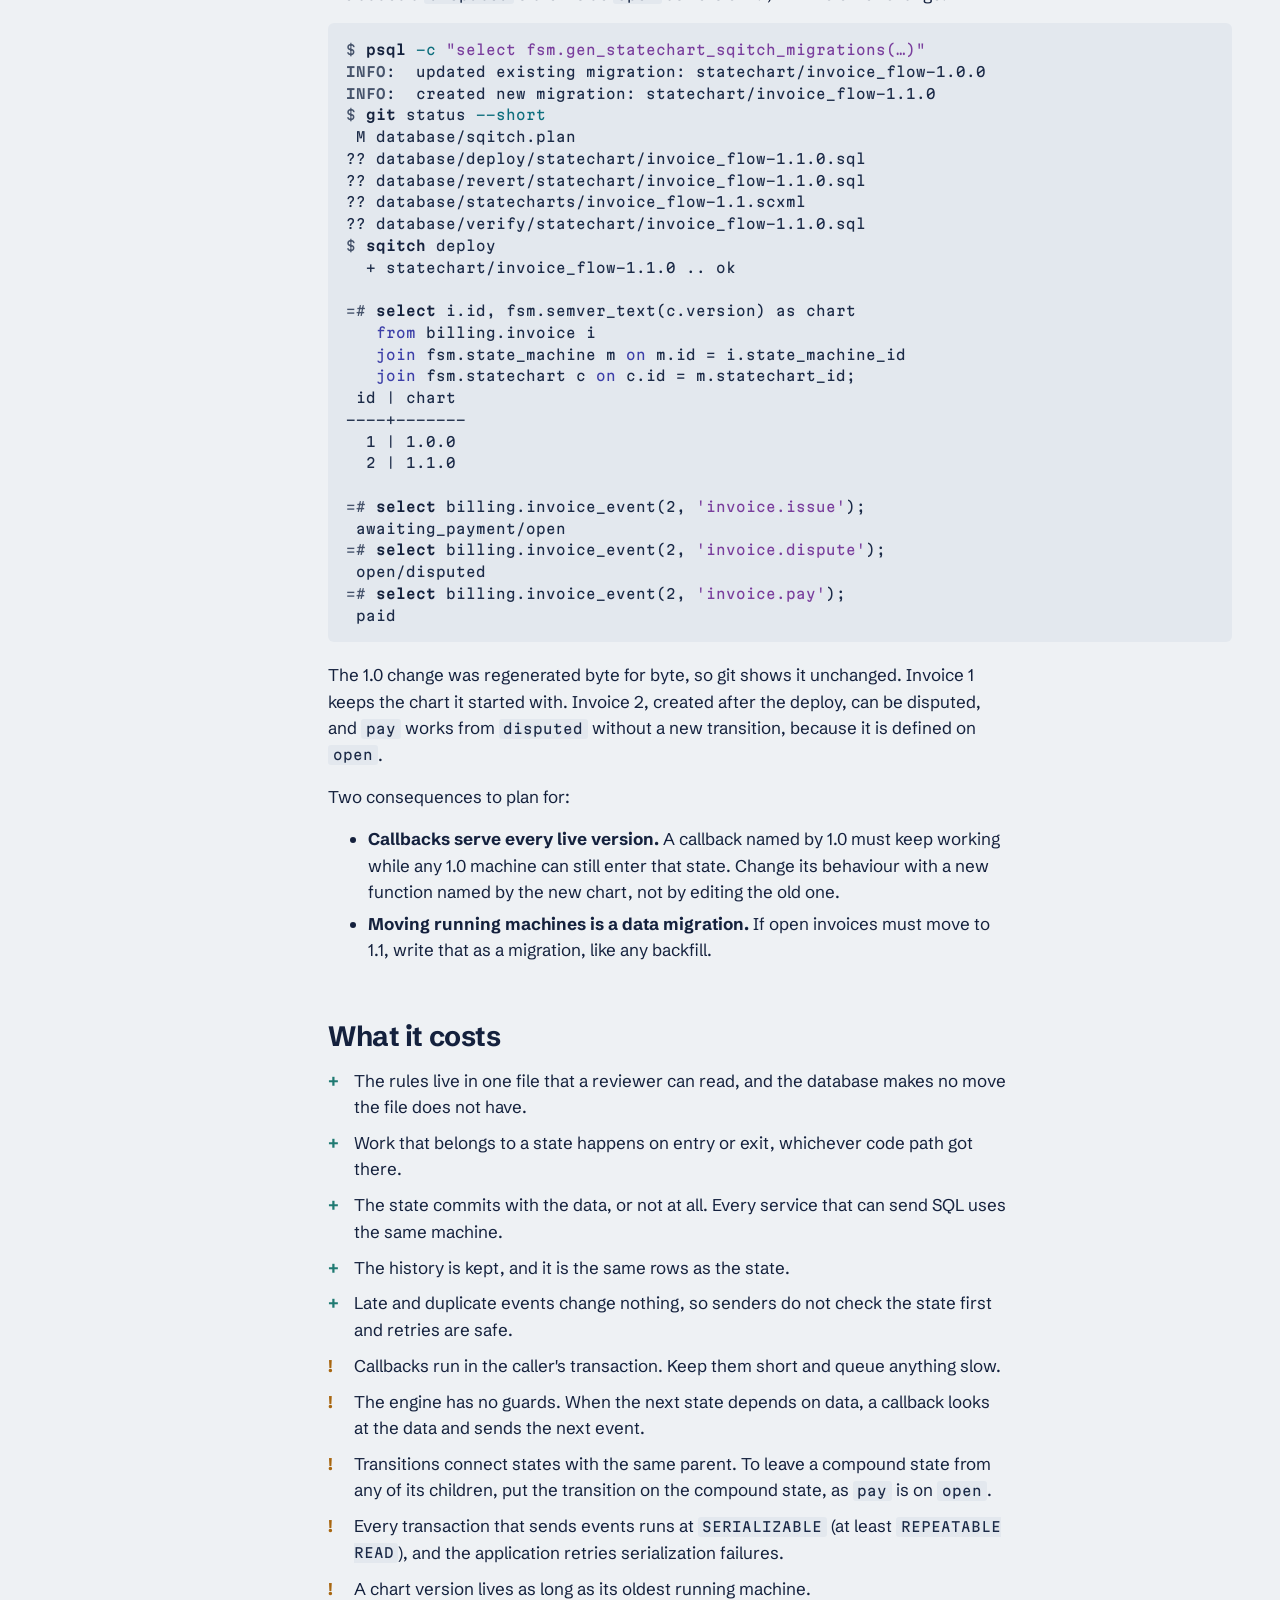
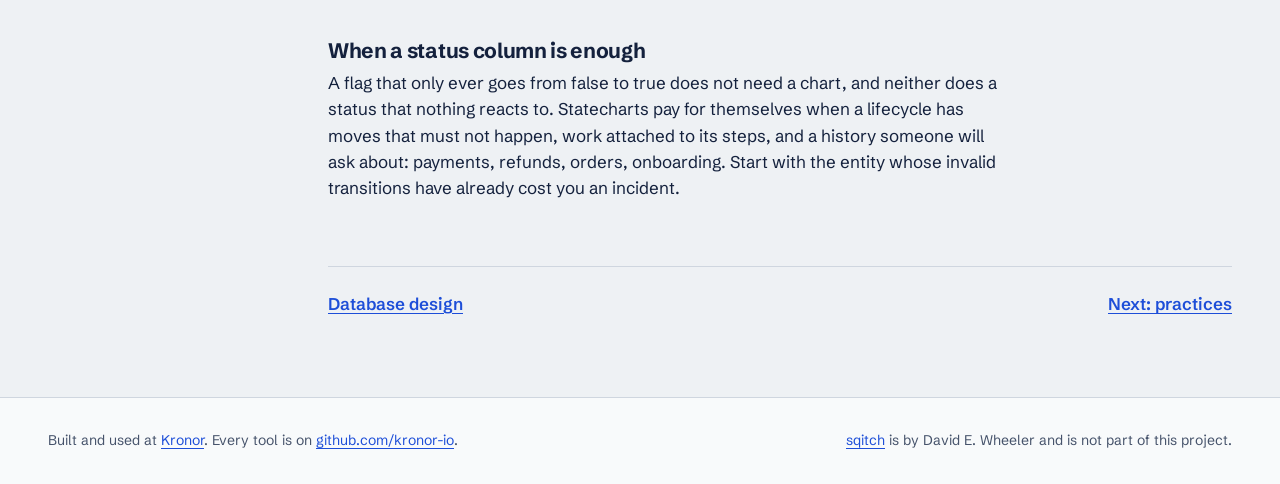
<file: lifecycles.html>
<!doctype html>
<html lang="en">
<head>
<meta charset="utf-8">
<meta name="viewport" content="width=device-width, initial-scale=1">
<title>Lifecycles · sqitchcraft</title>
<meta name="description" content="Why Kronor lets PostgreSQL run an invoice's lifecycle as a statechart: the bugs a status column invites, a chart with callbacks, and real output showing late and duplicate events, atomic transitions, a race and the history it keeps.">
<link rel="preconnect" href="https://fonts.googleapis.com">
<link rel="preconnect" href="https://fonts.gstatic.com" crossorigin>
<link rel="stylesheet" href="https://fonts.googleapis.com/css2?family=Martian+Mono:wght@400;600&family=Schibsted+Grotesk:wght@400;600;700&display=swap">
<link rel="stylesheet" href="assets/style.css">
<link rel="icon" href="assets/mark.svg" type="image/svg+xml">
</head>
<body>
<a class="skip" href="#main">Skip to content</a>
<header class="top">
  <div class="top-inner">
    <a class="brand" href="index.html"><img src="assets/mark.svg" alt="" width="26" height="26">sqitchcraft</a>
    <nav aria-label="Site">
      <a href="layout.html">The layout</a>
      <a href="workflow.html">One change</a>
      <a href="functions.html">Functions</a>
      <a href="git.html">Git and review</a>
      <a href="pipeline.html">Shipping safely</a>
      <a href="architecture.html">Database design</a>
      <a href="lifecycles.html" aria-current="page">Lifecycles</a>
      <a href="practices.html">Practices</a>
      <a href="agents.html">For agents</a>
      <a href="tools.html">Tools</a>
    </nav>
  </div>
</header>

<main id="main" class="doc">
  <nav class="toc" aria-label="On this page">
    <p>On this page</p>
    <ul>
      <li><a href="#status">The status column</a></li>
      <li><a href="#chart">The lifecycle as a chart</a></li>
      <li><a href="#callbacks">What each state does</a></li>
      <li><a href="#run">One invoice, start to finish</a></li>
      <li><a href="#late">Late and duplicate events</a></li>
      <li><a href="#atomic">One transaction</a></li>
      <li><a href="#race">Two requests at once</a></li>
      <li><a href="#history">The history</a></li>
      <li><a href="#repo">In the repository</a></li>
      <li><a href="#versions">Changing the chart</a></li>
      <li><a href="#cost">What it costs</a></li>
    </ul>
  </nav>

  <article>
    <h1>Lifecycles</h1>
    <p class="lede">An invoice is drafted, sent, perhaps overdue, then paid or voided. Each step has rules about where it may go next and work that must happen on the way. This page shows why we let PostgreSQL run that lifecycle as a statechart, using a small example project and its real output.</p>
    <p class="outcome">Everything below ran against PostgreSQL 18 with <a href="tools.html#statecharts">pg_statecharts</a> 0.2.0 at <code>SERIALIZABLE</code>, deployed with sqitch. Long queries are wrapped, and psql's row counts are left out.</p>

    <h2 id="status">The status column</h2>
    <p>The usual model is a column and a check constraint:</p>
<pre data-lang="sql">status text not null default 'draft'
    check (status in ('draft', 'sent', 'overdue', 'paid', 'voided'))</pre>
    <p>The constraint knows which values exist. It does not know which moves are allowed, so every writer has to. The checkout service marks an invoice paid, the back office voids one, a nightly job marks the late ones overdue, a worker sends reminders. Each of them carries its own copy of the rules, and the bugs are in the gaps between the copies:</p>
    <ul class="verdicts">
      <li class="no"><strong>A voided invoice gets paid.</strong> <code>'paid'</code> is a valid value, and the payment handler that forgot to check the old status writes it.</li>
      <li class="no"><strong>A reminder goes out after the payment.</strong> The reminder was queued when the invoice went overdue. The payment handler did not know it had to cancel it; the void handler did, because someone hit the bug there first.</li>
      <li class="no"><strong>Payment and void race.</strong> Both requests read <code>sent</code> and both write, unless every update repeats <code>where status = 'sent'</code> and every caller checks the row count.</li>
      <li class="no"><strong>Nobody knows when.</strong> Each update overwrites the last. How long was this invoice overdue? Only if someone also wrote an audit table, and kept it in sync.</li>
    </ul>
    <p>None of these is hard to fix once. The trouble is that the rules have no home, so they are fixed once per writer.</p>

    <h2 id="chart">The lifecycle as a chart</h2>
    <p>A statechart gives the rules a home. It is a state machine with nesting: a state can contain states, and a transition on the outer state applies whichever inner state the machine is in. Here is the invoice:</p>
<figure class="chart">
<svg viewBox="0 0 750 236" role="img" aria-labelledby="chart-title">
  <title id="chart-title">invoice_flow: draft goes to open on issue. Open contains awaiting_payment, which goes to overdue when the due date passes. Open goes to paid on pay and to voided on void. Draft can also be voided.</title>
  <defs>
    <marker id="arrow" viewBox="0 0 10 10" refX="9" refY="5" markerWidth="7" markerHeight="7" orient="auto-start-reverse">
      <path d="M0,0 L10,5 L0,10 z" fill="var(--ink-soft)"/>
    </marker>
  </defs>
  <g font-family="var(--font-code)" font-size="13" fill="var(--ink)">
    <!-- open, the compound state -->
    <rect x="150" y="24" width="400" height="132" rx="14" fill="var(--sheet)" stroke="var(--ink)" stroke-width="1.5"/>
    <text x="166" y="46" font-weight="600">open</text>
    <!-- states -->
    <rect x="12" y="74" width="92" height="40" rx="8" fill="var(--sheet)" stroke="var(--ink)" stroke-width="1.5"/>
    <text x="58" y="99" text-anchor="middle">draft</text>
    <rect x="164" y="74" width="172" height="40" rx="8" fill="var(--code-bg)" stroke="var(--ink-soft)"/>
    <text x="250" y="99" text-anchor="middle">awaiting_payment</text>
    <rect x="426" y="74" width="104" height="40" rx="8" fill="var(--code-bg)" stroke="var(--ink-soft)"/>
    <text x="478" y="99" text-anchor="middle">overdue</text>
    <rect x="630" y="74" width="108" height="40" rx="8" fill="var(--sheet)" stroke="var(--ok)" stroke-width="3"/>
    <text x="684" y="99" text-anchor="middle">paid</text>
    <rect x="630" y="178" width="108" height="40" rx="8" fill="var(--sheet)" stroke="var(--block)" stroke-width="3"/>
    <text x="684" y="203" text-anchor="middle">voided</text>
  </g>
  <g fill="none" stroke="var(--ink-soft)" stroke-width="1.5" marker-end="url(#arrow)">
    <path d="M104,94 H148"/>
    <path d="M336,94 H424"/>
    <path d="M550,94 H628"/>
    <path d="M350,156 V190 H628"/>
    <path d="M58,114 V208 H628"/>
  </g>
  <g font-family="var(--font-code)" font-size="11.5" fill="var(--ink-soft)">
    <text x="126" y="86" text-anchor="middle">issue</text>
    <text x="380" y="66" text-anchor="middle">due_date_passed</text>
    <text x="589" y="86" text-anchor="middle">pay</text>
    <text x="490" y="184" text-anchor="middle">void</text>
    <text x="300" y="202" text-anchor="middle">void</text>
  </g>
</svg>
<figcaption>Thick borders are final states. <code>pay</code> and <code>void</code> leave <code>open</code> from whichever state inside it is active.</figcaption>
</figure>
    <p class="filename">database/statecharts/invoice_flow-1.0.scxml</p>
<pre data-lang="xml">&lt;scxml xmlns="http://www.w3.org/2005/07/scxml"
       name="invoice_flow" version="1.0.0" initial="draft"&gt;

  &lt;state id="draft"&gt;
    &lt;transition event="invoice.issue" target="open"/&gt;
    &lt;transition event="invoice.void"  target="voided"/&gt;
  &lt;/state&gt;

  &lt;!-- Sent and not yet paid. pay and void are defined once, here, and work
       from every state inside open. --&gt;
  &lt;state id="open"&gt;
    &lt;initial&gt;&lt;transition target="awaiting_payment"/&gt;&lt;/initial&gt;
    &lt;onentry&gt;&lt;script src="billing.send_invoice"/&gt;&lt;/onentry&gt;
    &lt;onexit&gt;&lt;script src="billing.cancel_reminders"/&gt;&lt;/onexit&gt;
    &lt;transition event="invoice.pay"  target="paid"/&gt;
    &lt;transition event="invoice.void" target="voided"/&gt;

    &lt;state id="awaiting_payment"&gt;
      &lt;transition event="invoice.due_date_passed" target="overdue"/&gt;
    &lt;/state&gt;
    &lt;state id="overdue"&gt;
      &lt;onentry&gt;&lt;script src="billing.queue_reminder"/&gt;&lt;/onentry&gt;
    &lt;/state&gt;
  &lt;/state&gt;

  &lt;final id="paid"&gt;
    &lt;onentry&gt;&lt;script src="billing.settle_invoice"/&gt;&lt;/onentry&gt;
  &lt;/final&gt;
  &lt;final id="voided"&gt;
    &lt;onentry&gt;&lt;script src="billing.void_invoice"/&gt;&lt;/onentry&gt;
  &lt;/final&gt;
&lt;/scxml&gt;</pre>
    <p>Read it as the answer to the four bugs. There is no transition out of <code>voided</code> or <code>paid</code>, so nothing pays a voided invoice. Leaving <code>open</code> cancels reminders, whichever event leaves it. <code>pay</code> is written once, on <code>open</code>, so adding a state inside <code>open</code> later (say, <code>disputed</code>) needs no new payment transition. The format is <a href="https://www.w3.org/TR/scxml/">W3C SCXML</a>, so the chart can be drawn by tools that are not ours.</p>

    <h2 id="callbacks">What each state does</h2>
    <p>The <code>onentry</code> and <code>onexit</code> scripts are ordinary PostgreSQL functions. Each one takes an <code>fsm_event_payload</code> (the machine, the event and its data, the states it moves from and to) and finds its invoice by the machine's id. Emails go to <code>billing_email</code>, a <a href="#queue">pgmq queue</a> in the same database:</p>
    <p class="filename">database/deploy/billing/function/invoice_callbacks.sql</p>
<pre data-lang="sql"><span class="c">-- on_entry of open: the invoice goes out.</span>
create or replace function billing.send_invoice(event_payload fsm_event_payload)
    returns void as
$$
    update billing.invoice
    set issued_at = now()
    where state_machine_id = (event_payload).machine_id;

    select pgmq.send('billing_email', jsonb_build_object('invoice_id', id, 'kind', 'invoice'))
    from billing.invoice
    where state_machine_id = (event_payload).machine_id;
$$ language sql;

<span class="c">-- on_entry of overdue: remind the customer, and keep the message's id.</span>
create or replace function billing.queue_reminder(event_payload fsm_event_payload)
    returns void as
$$
    update billing.invoice
    set reminder_msg_id = (select pgmq.send('billing_email',
            jsonb_build_object('invoice_id', id, 'kind', 'reminder')))
    where state_machine_id = (event_payload).machine_id;
$$ language sql;

<span class="c">-- on_exit of open, however it is left: a reminder still in the queue
-- must not go out now.</span>
create or replace function billing.cancel_reminders(event_payload fsm_event_payload)
    returns void as
$$
    select pgmq.delete('billing_email', reminder_msg_id)
    from billing.invoice
    where state_machine_id = (event_payload).machine_id
      and reminder_msg_id is not null;
$$ language sql;

<span class="c">-- settle_invoice and void_invoice follow the same pattern.</span></pre>
    <div class="table-wrap">
    <table class="plain">
      <thead><tr><th>State</th><th>On entry</th><th>On exit</th></tr></thead>
      <tbody>
        <tr><td><code>open</code></td><td>set <code>issued_at</code>, queue the invoice email</td><td>delete a queued reminder</td></tr>
        <tr><td><code>overdue</code></td><td>queue a reminder</td><td></td></tr>
        <tr><td><code>paid</code></td><td>set <code>settled_at</code>, queue a receipt</td><td></td></tr>
        <tr><td><code>voided</code></td><td>set <code>voided_at</code></td><td></td></tr>
      </tbody>
    </table>
    </div>
    <p>Two habits keep callbacks cheap and queries plain:</p>
    <ul>
      <li><strong>Write columns that queries read.</strong> <code>settled_at</code> is on the invoice, so a report filters on a column and never joins the state log.</li>
      <li><strong>Queue slow work.</strong> A callback runs inside the transaction that sent the event. It queues the email, and a worker sends it after that transaction commits. An HTTP call from inside a callback would hold the invoice's locks for the length of a network round trip, and could not be taken back if the transaction then rolled back.</li>
    </ul>
    <p><code>create-migration function statechart</code> writes a callback's skeleton with the payload already unpacked.</p>

    <h3 id="queue">The email queue</h3>
    <p>The queue is <a href="https://github.com/pgmq/pgmq">pgmq</a>, a message queue built from PostgreSQL tables. Its messages are rows, so they commit or roll back with the event that queued them, and a callback can delete one it queued earlier, as <code>cancel_reminders</code> does. A plain outbox table with a <code>sent_at</code> column would work as well; pgmq adds what the worker would otherwise write itself: visibility timeouts, retries and an archive. The queue is a change of its own:</p>
    <p class="filename">database/deploy/billing/queue/email.sql</p>
<pre data-lang="sql"><span class="c">-- A worker reads each email, sends it, then archives the message.</span>
select pgmq.create('billing_email');</pre>
    <p>After invoice 1 is issued, goes overdue and is paid (<a href="#run">below</a>), the worker reads:</p>
<pre data-lang="shell"><span class="p">=# </span>select msg_id, message from pgmq.read('billing_email', vt =&gt; 30, qty =&gt; 10);
 msg_id |               message
--------+--------------------------------------
      1 | {"kind": "invoice", "invoice_id": 1}
      3 | {"kind": "receipt", "invoice_id": 1}</pre>
    <p>Message 2, the reminder, was deleted when the payment left <code>open</code>. The worker sends each email and then calls <code>pgmq.archive</code>; a message it does not archive within 30 seconds is read again. A reminder the worker is sending at that moment can still go out. pgmq is pure SQL, like pg_statecharts, so it installs wherever pg_statecharts does.</p>

    <h2 id="run">One invoice, start to finish</h2>
    <p>Inserting an invoice creates its machine and starts it in <code>draft</code> (two triggers, <a href="#repo">below</a>). From then on, the application changes the invoice's state only by sending events, through one function, <code>billing.invoice_event</code>, which returns the states the machine is in afterwards:</p>
<pre data-lang="shell"><span class="p">=# </span>insert into billing.invoice (customer_email, amount, due_on)
   values ('ana@example.com', 120.00, current_date + 14)
   returning id, state_machine_id;
 id | state_machine_id
----+------------------
  1 |                1

<span class="p">=# </span>select billing.invoice_event(1, 'invoice.issue');
     invoice_event
-----------------------
 awaiting_payment/open

<span class="p">=# </span>select billing.invoice_event(1, 'invoice.due_date_passed');
 invoice_event
---------------
 open/overdue

<span class="p">=# </span>select msg_id, message-&gt;&gt;'kind' as kind
   from pgmq.q_billing_email
   where message-&gt;&gt;'invoice_id' = '1' order by msg_id;
 msg_id |   kind
--------+----------
      1 | invoice
      2 | reminder</pre>
    <p>pgmq keeps a queue's messages in a table, <code>pgmq.q_billing_email</code>. Entering <code>open</code> queued the invoice email; entering <code>overdue</code> queued a reminder, which the worker has not sent yet. Now the customer pays:</p>
<pre data-lang="shell"><span class="p">=# </span>select billing.invoice_event(1, 'invoice.pay');
 invoice_event
---------------
 paid

<span class="p">=# </span>select msg_id, message-&gt;&gt;'kind' as kind
   from pgmq.q_billing_email
   where message-&gt;&gt;'invoice_id' = '1' order by msg_id;
 msg_id |  kind
--------+---------
      1 | invoice
      3 | receipt

<span class="p">=# </span>select issued_at is not null as issued, settled_at is not null as settled
   from billing.invoice where id = 1;
 issued | settled
--------+---------
 t      | t</pre>
    <p><code>pay</code> was defined on <code>open</code> and worked from <code>overdue</code>. Leaving <code>open</code> deleted the reminder from the queue, so the customer gets a receipt and not a reminder for an invoice they just paid. No payment code had to know reminders exist.</p>

    <h2 id="late">Late and duplicate events</h2>
    <p>Events arrive late and more than once. The payment provider retries a webhook it thinks we missed; the back office voids an invoice the customer paid a minute earlier. Invoice 1 is paid, and gets both:</p>
<pre data-lang="shell"><span class="p">=# </span>select billing.invoice_event(1, 'invoice.pay');
 invoice_event
---------------
 paid

<span class="p">=# </span>select billing.invoice_event(1, 'invoice.void');
 invoice_event
---------------
 paid

<span class="p">=# </span>select msg_id, message-&gt;&gt;'kind' as kind
   from pgmq.q_billing_email
   where message-&gt;&gt;'invoice_id' = '1' order by msg_id;
 msg_id |  kind
--------+---------
      1 | invoice
      3 | receipt

<span class="p">=# </span>select name, to_char(created_at, 'HH24:MI:SS.MS') as received
   from fsm.state_machine_event
   where state_machine_id = (select state_machine_id from billing.invoice where id = 1)
   order by id;
          name           |   received
-------------------------+--------------
 invoice.issue           | 08:36:54.019
 invoice.due_date_passed | 08:36:54.024
 invoice.pay             | 08:36:54.027
 done.state.paid         | 08:36:54.027
 invoice.pay             | 08:36:54.030
 invoice.void            | 08:36:54.031</pre>
    <p>Neither changed anything. <code>paid</code> has no transitions, so no active state accepts either event: the invoice stays paid, no callback runs, and the customer gets one receipt, not two. Both calls succeed, and both events are in the log with the time they arrived.</p>
    <p>That is the behaviour we want. A late or repeated event is normal traffic, not a mistake, and raising an error for it would only make every caller catch and ignore it. The webhook handler does not check whether the invoice is already paid, and the void button does not check whether it still can: each sends its event, and the chart decides. A caller that needs to know what happened reads the states the call returns.</p>
    <p>The application sends events through one function per entity, which finds the machine from the invoice and returns its states afterwards:</p>
    <p class="filename">database/deploy/billing/function/invoice_event.sql</p>
<pre data-lang="sql">create or replace function billing.invoice_event(invoice_id bigint, event text)
    returns text as
$$
    declare
        machine bigint;
        current_state text;
    begin
        select state_machine_id into machine
        from billing.invoice
        where id = invoice_id;

        if machine is null then
            raise exception 'invoice % does not exist', invoice_id;
        end if;

        <span class="c">-- An event no active state accepts changes nothing: a webhook</span>
        <span class="c">-- delivered twice, or a void that arrives after the payment. The</span>
        <span class="c">-- engine logs it and moves on, and so does this.</span>
        perform fsm.notify_state_machine(machine_id =&gt; machine, event_name =&gt; event);

        select string_agg(state_id, '/' order by entered_at) into current_state
        from fsm.state_machine_state
        where state_machine_id = machine and exited_at is null;

        return current_state;
    end
$$ language plpgsql;</pre>
    <p>An invoice that does not exist is still an error: that is a bug in the caller, not a late event.</p>

    <h2 id="atomic">One transaction</h2>
    <p>The transition, its callbacks and everything else the caller did run in one transaction. Pay an invoice and then roll back, the way a failed payment request would:</p>
<pre data-lang="shell"><span class="p">=# </span>begin;
<span class="p">=# </span>select billing.invoice_event(2, 'invoice.pay');
 invoice_event
---------------
 paid

<span class="p">=# </span>select settled_at is not null as settled from billing.invoice where id = 2;
 settled
---------
 t

<span class="p">=# </span>rollback;
<span class="p">=# </span>select fsm.is_state_active(machine_id =&gt; state_machine_id, state_id =&gt; 'open') as open,
          settled_at is not null as settled,
          (select count(*) from pgmq.q_billing_email q
           where q.message-&gt;&gt;'invoice_id' = '2' and q.message-&gt;&gt;'kind' = 'receipt') as receipts
   from billing.invoice where id = 2;
 open | settled | receipts
------+---------+----------
 t    | f       |        0</pre>
    <p>The machine is back in <code>open</code>, <code>settled_at</code> is empty again, and no receipt is waiting to be sent. With a state service outside the database, this is the dual-write problem: the service says paid, the database says not, and someone writes a reconciliation job. Here the state is data in the same transaction, so there is nothing to reconcile.</p>

    <h2 id="race">Two requests at once</h2>
    <p>Statecharts needs every transaction that sends events to run at <code>REPEATABLE READ</code> or <code>SERIALIZABLE</code>; we run them all at <code>SERIALIZABLE</code>. The engine reads a machine's active states and then moves it, without a lock of its own, and the isolation level is what makes two events for one machine safe. We ran the race both ways: session A pays invoice 1 and keeps its transaction open for two seconds, and half a second in, session B voids it.</p>
    <p>At <code>SERIALIZABLE</code>, session B waits for A, then fails, and its retry starts from what A committed:</p>
<pre data-lang="shell"><span class="p">=# </span>select billing.invoice_event(1, 'invoice.void');   <span class="c">-- session B</span>
ERROR:  could not serialize access due to concurrent update
Time: 1510.915 ms (00:01.511)

<span class="p">=# </span>select billing.invoice_event(1, 'invoice.void');   <span class="c">-- session B, retried</span>
 invoice_event
---------------
 paid</pre>
    <p>The retry is a late event like the ones above: it changes nothing, and the invoice is paid, and only paid. At <code>READ COMMITTED</code>, PostgreSQL's default, the same two events both go through:</p>
<pre data-lang="shell"><span class="p">=# </span>select state_id from fsm.state_machine_state
   where state_machine_id = 1 and exited_at is null;
 state_id
----------
 paid
 voided

<span class="p">=# </span>select settled_at is not null as settled, voided_at is not null as voided
   from billing.invoice where id = 1;
 settled | voided
---------+--------
 t       | t</pre>
    <p>Both sessions started from <code>open</code>, so the invoice is paid and voided at once, with both callbacks run.</p>
    <div class="callout rule">
      <p><strong>Send events only from <code>SERIALIZABLE</code> transactions, and retry the ones that fail with SQLSTATE <code>40001</code>.</strong> <code>REPEATABLE READ</code> is the minimum. Set it on the role the application connects as, so no code path can forget it:</p>
<pre data-lang="sql">alter role app
    set default_transaction_isolation = 'serializable';</pre>
      <p>A client that already retries serialization failures needs nothing else.</p>
    </div>

    <h2 id="history">The history</h2>
    <p>Every state a machine enters is a row in <code>fsm.state_machine_state</code>, closed when it is left. Invoice 1's life:</p>
<pre data-lang="shell"><span class="p">=# </span>select state_id, to_char(entered_at, 'HH24:MI:SS.MS') as entered,
                    to_char(exited_at, 'HH24:MI:SS.MS') as exited
   from fsm.state_machine_state
   where state_machine_id = (select state_machine_id from billing.invoice where id = 1)
   order by entered_at, state_id;
     state_id     |   entered    |    exited
------------------+--------------+--------------
 draft            | 08:36:54.014 | 08:36:54.022
 awaiting_payment | 08:36:54.019 | 08:36:54.026
 open             | 08:36:54.019 | 08:36:54.028
 overdue          | 08:36:54.024 | 08:36:54.028
 paid             | 08:36:54.027 |</pre>
    <p>Nobody wrote an audit table, and it cannot drift from the state, because it is the state: the current states are the rows with no <code>exited_at</code>. Questions that used to need an analytics pipeline are one query:</p>
<pre data-lang="sql"><span class="c">-- How long do invoices stay overdue before they are paid?</span>
select percentile_cont(0.5) within group (order by exited_at - entered_at)
from fsm.state_machine_state o
join fsm.state_machine_state p
  on p.state_machine_id = o.state_machine_id and p.state_id = 'paid'
where o.state_id = 'overdue';</pre>

    <h2 id="repo">In the repository</h2>
    <p>The chart is a file next to the definitions, and it reaches the database as an ordinary sqitch change:</p>
<pre data-lang="tree">database/
├── statecharts/
│   └── invoice_flow-1.0.scxml                 <span class="c"># the chart you edit</span>
├── deploy/
│   ├── billing/
│   │   ├── table/invoice.sql                  <span class="c"># state_machine_id bigint not null unique</span>
│   │   ├── queue/email.sql                    <span class="c"># pgmq.create('billing_email')</span>
│   │   └── function/
│   │       ├── invoice_callbacks.sql          <span class="c"># what each state does</span>
│   │       └── invoice_event.sql              <span class="c"># the wrapper, and the two triggers</span>
│   └── statechart/
│       └── invoice_flow-1.0.0.sql             <span class="c"># generated from the .scxml</span>
└── sqitch.plan</pre>
    <p>On a development database, the <code>pg_statecharts_dev</code> extension turns the SCXML into that change and appends it to the plan. It reads and writes files on the database server, so it belongs on development machines only:</p>
<pre data-lang="shell"><span class="p">$ </span>psql -c "create extension if not exists pg_statecharts_dev cascade" \
       -c "select fsm.gen_statechart_sqitch_migrations(
             source_path           =&gt; '$PWD/database/statecharts',
             sqitch_plan_file_path =&gt; '$PWD/database/sqitch.plan')"
INFO:  created new migration: statechart/invoice_flow-1.0.0</pre>
    <p class="filename">database/deploy/statechart/invoice_flow-1.0.0.sql (generated, abridged)</p>
<pre data-lang="sql">insert into fsm.statechart (name, version) values ('invoice_flow', fsm.to_semver('1.0.0')) returning id into chart;
insert into fsm.state (statechart_id, id, name, parent_id, is_initial, is_final, on_entry, on_exit) values
(chart, 'draft', '', null, true, false, array[]::fsm_callback_name[], array[]::fsm_callback_name[]),
(chart, 'open', '', null, false, false, array[('billing', 'send_invoice')]::fsm_callback_name[], array[('billing', 'cancel_reminders')]::fsm_callback_name[]),
(chart, 'awaiting_payment', '', 'open', true, false, …),
…
insert into fsm.transition (statechart_id, event, source_state, target_state) values
(chart, 'invoice.issue', 'draft', 'open'),
(chart, 'invoice.void', 'draft', 'voided'),
(chart, 'invoice.pay', 'open', 'paid'),
(chart, 'invoice.void', 'open', 'voided'),
(chart, 'invoice.due_date_passed', 'awaiting_payment', 'overdue');</pre>
    <p>Its verify script checks that every callback the chart names exists, so the callbacks' change comes first in the plan. The plan for the example:</p>
<pre data-lang="plan">extension/pg_statecharts
extension/pgmq
billing/schema
billing/table/invoice [billing/schema]
billing/queue/email [extension/pgmq]
billing/function/invoice_callbacks [billing/table/invoice billing/queue/email]
statechart/invoice_flow-1.0.0
billing/function/invoice_event [statechart/invoice_flow-1.0.0]</pre>
    <p>Each invoice gets its machine from two triggers: a <code>before insert</code> one fills <code>state_machine_id</code> with <code>fsm.create_state_machine_with_latest_statechart(statechart_name =&gt; 'invoice_flow')</code>, and an <code>after insert</code> one calls <code>fsm.start_machine</code>, which enters <code>draft</code> and runs its callbacks once the row exists. The whole project deploys, verifies, reverts and deploys again with sqitch.</p>

    <h2 id="versions">Changing the chart</h2>
    <p>A machine runs the chart version it was created with. To change the lifecycle, copy the SCXML to a new version, edit it, and generate again; that adds <code>statechart/invoice_flow-1.1.0</code> to the plan. Invoices created after the deploy get 1.1; invoices already open stay on 1.0 until they finish. The generated change is never edited and never reworked: a new version is a new change, the way a migration is.</p>
    <p>We added a <code>disputed</code> state inside <code>open</code> as version 1.1, with no other change:</p>
<pre data-lang="shell"><span class="p">$ </span>psql -c "select fsm.gen_statechart_sqitch_migrations(…)"
INFO:  updated existing migration: statechart/invoice_flow-1.0.0
INFO:  created new migration: statechart/invoice_flow-1.1.0
<span class="p">$ </span>git status --short
 M database/sqitch.plan
?? database/deploy/statechart/invoice_flow-1.1.0.sql
?? database/revert/statechart/invoice_flow-1.1.0.sql
?? database/statecharts/invoice_flow-1.1.scxml
?? database/verify/statechart/invoice_flow-1.1.0.sql
<span class="p">$ </span>sqitch deploy
  + statechart/invoice_flow-1.1.0 .. ok

<span class="p">=# </span>select i.id, fsm.semver_text(c.version) as chart
   from billing.invoice i
   join fsm.state_machine m on m.id = i.state_machine_id
   join fsm.statechart c on c.id = m.statechart_id;
 id | chart
----+-------
  1 | 1.0.0
  2 | 1.1.0

<span class="p">=# </span>select billing.invoice_event(2, 'invoice.issue');
 awaiting_payment/open
<span class="p">=# </span>select billing.invoice_event(2, 'invoice.dispute');
 open/disputed
<span class="p">=# </span>select billing.invoice_event(2, 'invoice.pay');
 paid</pre>
    <p>The 1.0 change was regenerated byte for byte, so git shows it unchanged. Invoice 1 keeps the chart it started with. Invoice 2, created after the deploy, can be disputed, and <code>pay</code> works from <code>disputed</code> without a new transition, because it is defined on <code>open</code>.</p>
    <p>Two consequences to plan for:</p>
    <ul>
      <li><strong>Callbacks serve every live version.</strong> A callback named by 1.0 must keep working while any 1.0 machine can still enter that state. Change its behaviour with a new function named by the new chart, not by editing the old one.</li>
      <li><strong>Moving running machines is a data migration.</strong> If open invoices must move to 1.1, write that as a migration, like any backfill.</li>
    </ul>

    <h2 id="cost">What it costs</h2>
    <ul class="verdicts">
      <li class="yes">The rules live in one file that a reviewer can read, and the database makes no move the file does not have.</li>
      <li class="yes">Work that belongs to a state happens on entry or exit, whichever code path got there.</li>
      <li class="yes">The state commits with the data, or not at all. Every service that can send SQL uses the same machine.</li>
      <li class="yes">The history is kept, and it is the same rows as the state.</li>
      <li class="yes">Late and duplicate events change nothing, so senders do not check the state first and retries are safe.</li>
      <li class="cost">Callbacks run in the caller's transaction. Keep them short and queue anything slow.</li>
      <li class="cost">The engine has no guards. When the next state depends on data, a callback looks at the data and sends the next event.</li>
      <li class="cost">Transitions connect states with the same parent. To leave a compound state from any of its children, put the transition on the compound state, as <code>pay</code> is on <code>open</code>.</li>
      <li class="cost">Every transaction that sends events runs at <code>SERIALIZABLE</code> (at least <code>REPEATABLE READ</code>), and the application retries serialization failures.</li>
      <li class="cost">A chart version lives as long as its oldest running machine.</li>
    </ul>
    <h3>When a status column is enough</h3>
    <p>A flag that only ever goes from false to true does not need a chart, and neither does a status that nothing reacts to. Statecharts pay for themselves when a lifecycle has moves that must not happen, work attached to its steps, and a history someone will ask about: payments, refunds, orders, onboarding. Start with the entity whose invalid transitions have already cost you an incident.</p>

    <div class="next">
      <a href="architecture.html">Database design</a>
      <a href="practices.html">Next: practices</a>
    </div>
  </article>
</main>

<footer>
  <div class="inner">
    <p>Built and used at <a href="https://kronor.io">Kronor</a>. Every tool is on <a href="https://github.com/kronor-io">github.com/kronor-io</a>.</p>
    <p><a href="https://sqitch.org">sqitch</a> is by David E. Wheeler and is not part of this project.</p>
  </div>
</footer>
<script src="assets/highlight.js" defer></script>
</body>
</html>
</file>
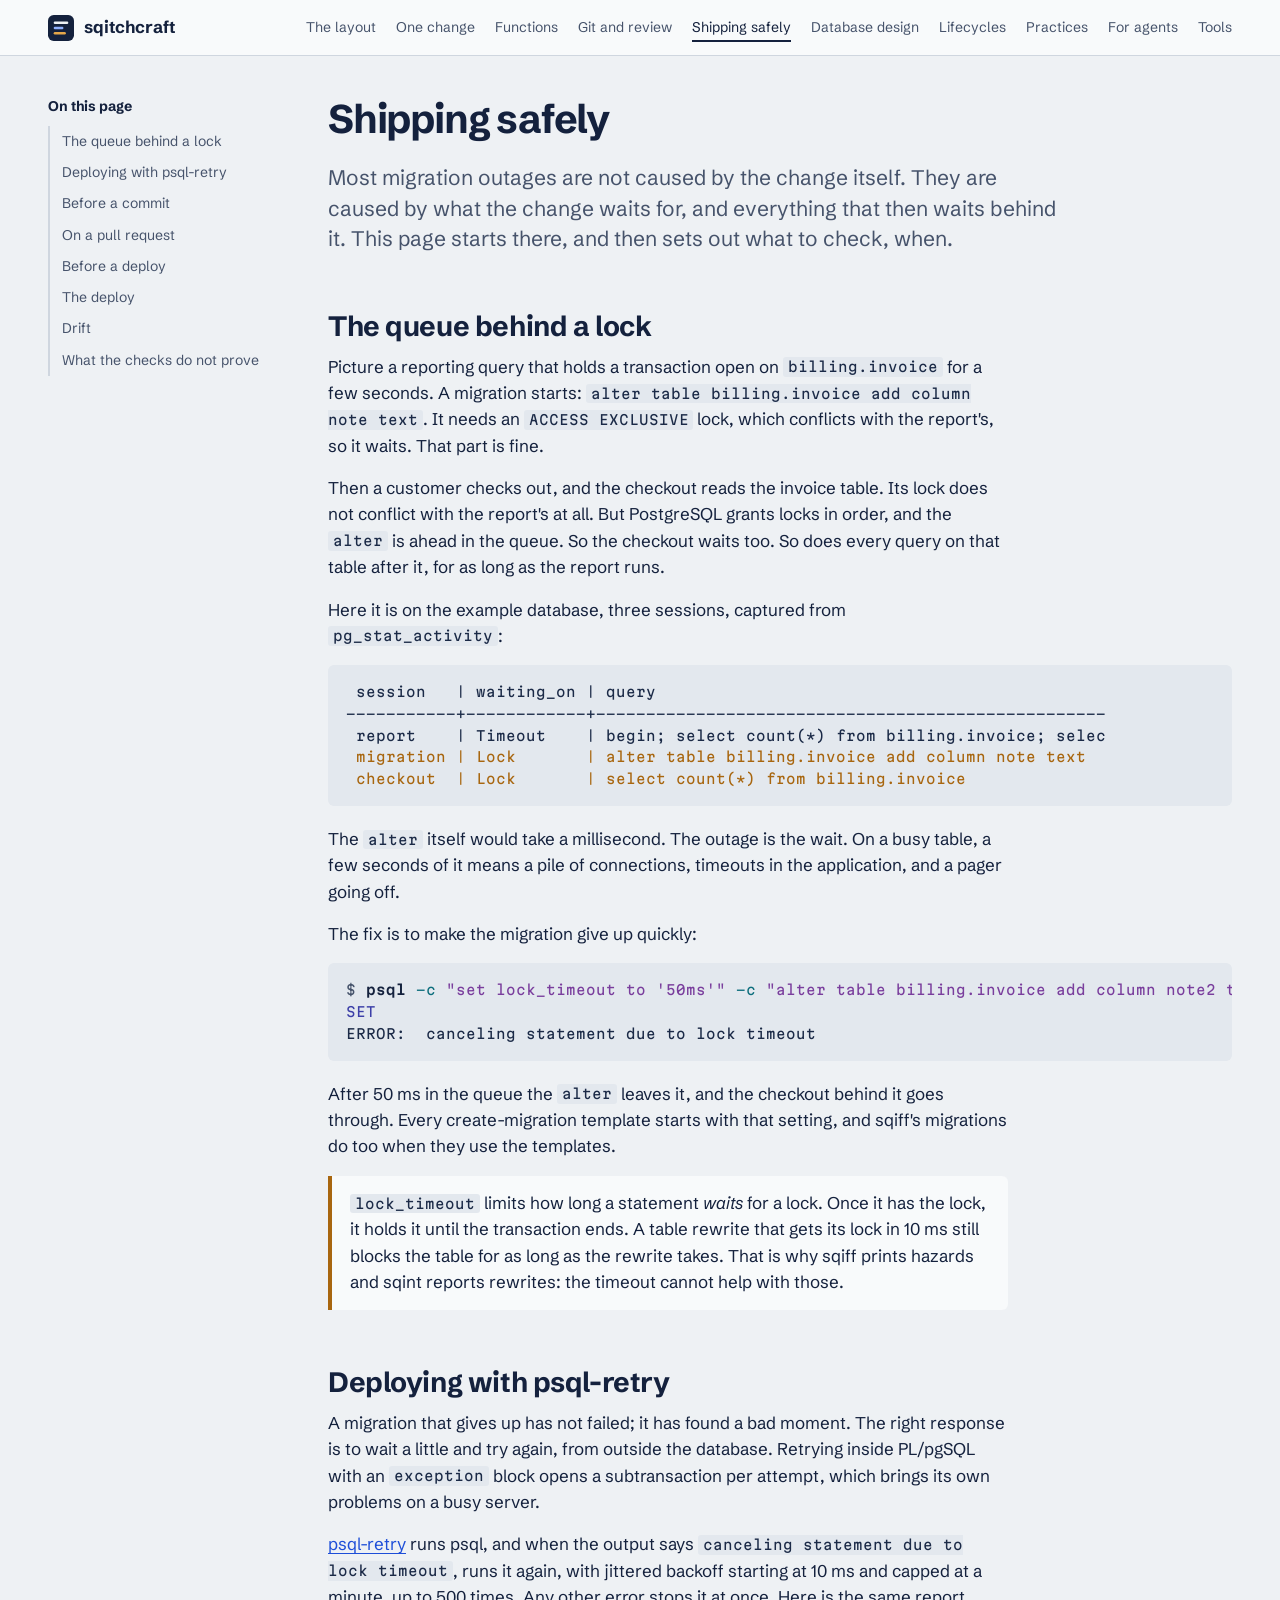
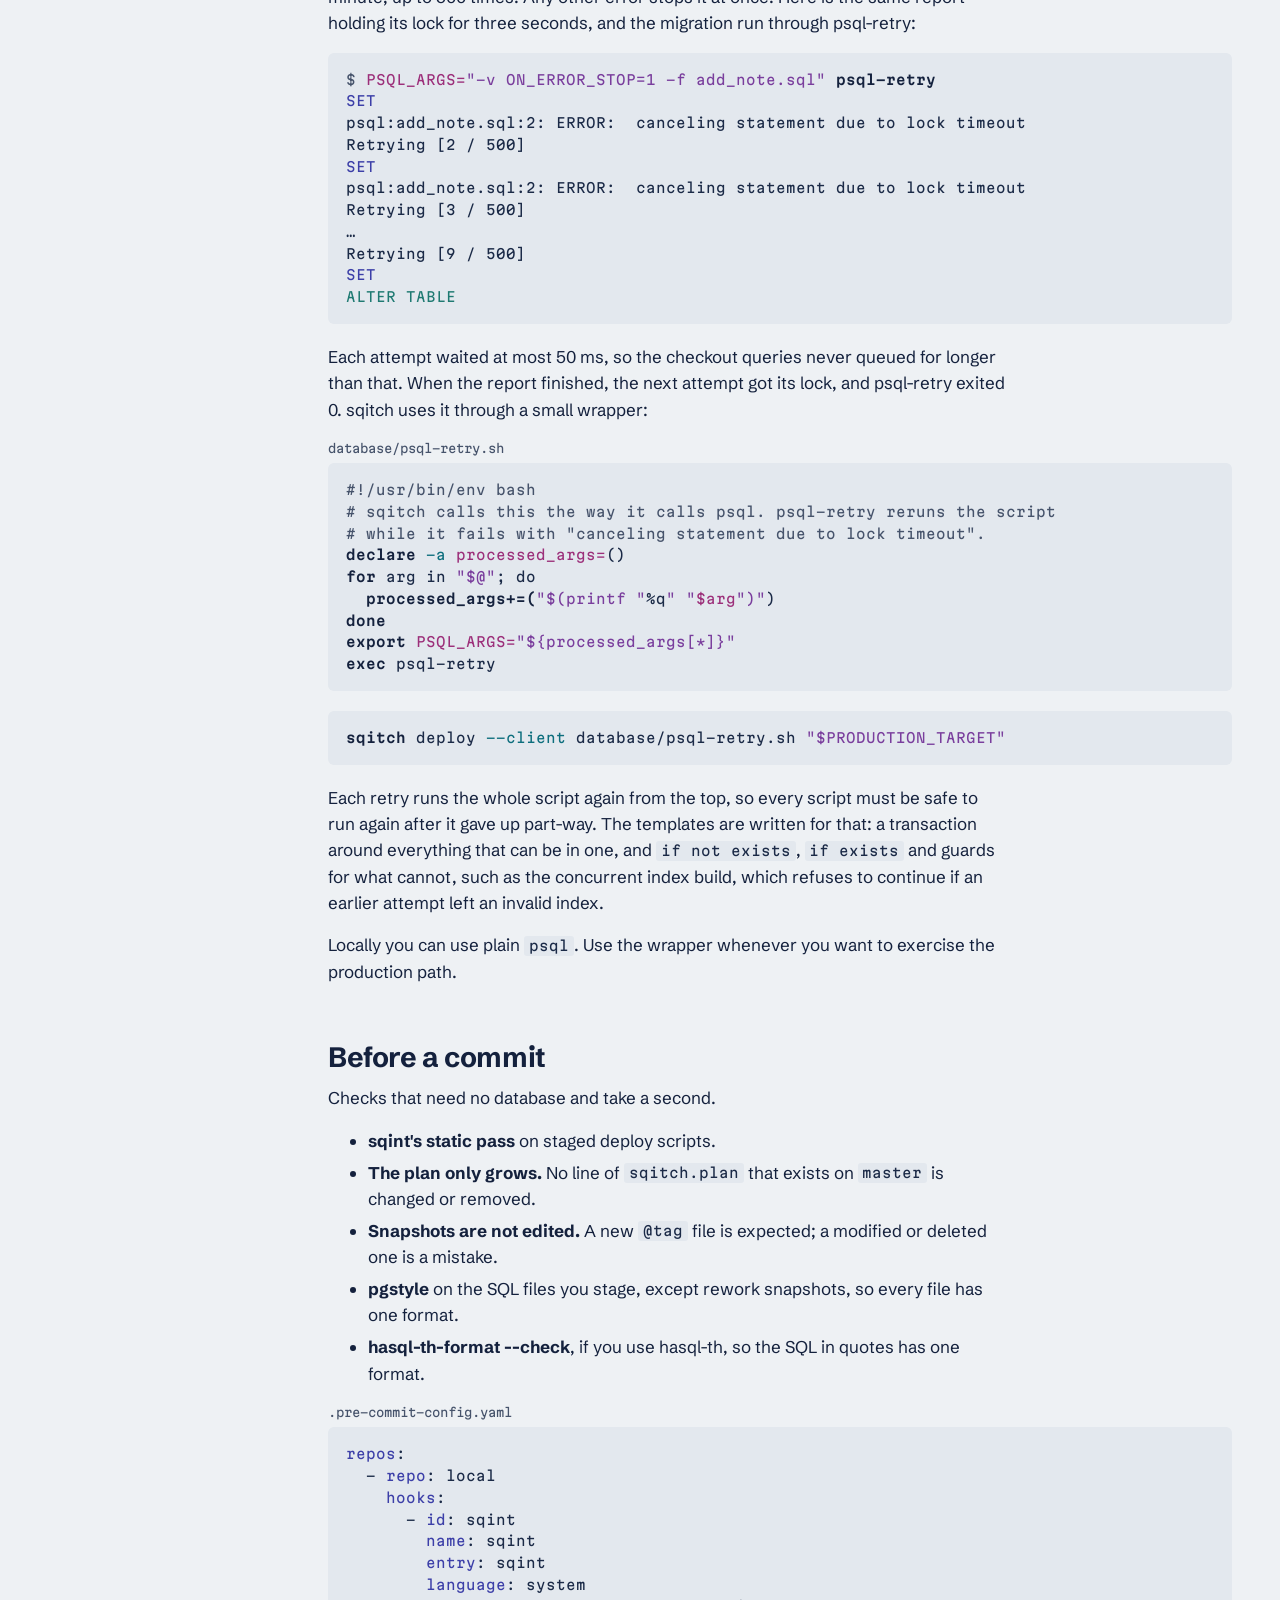
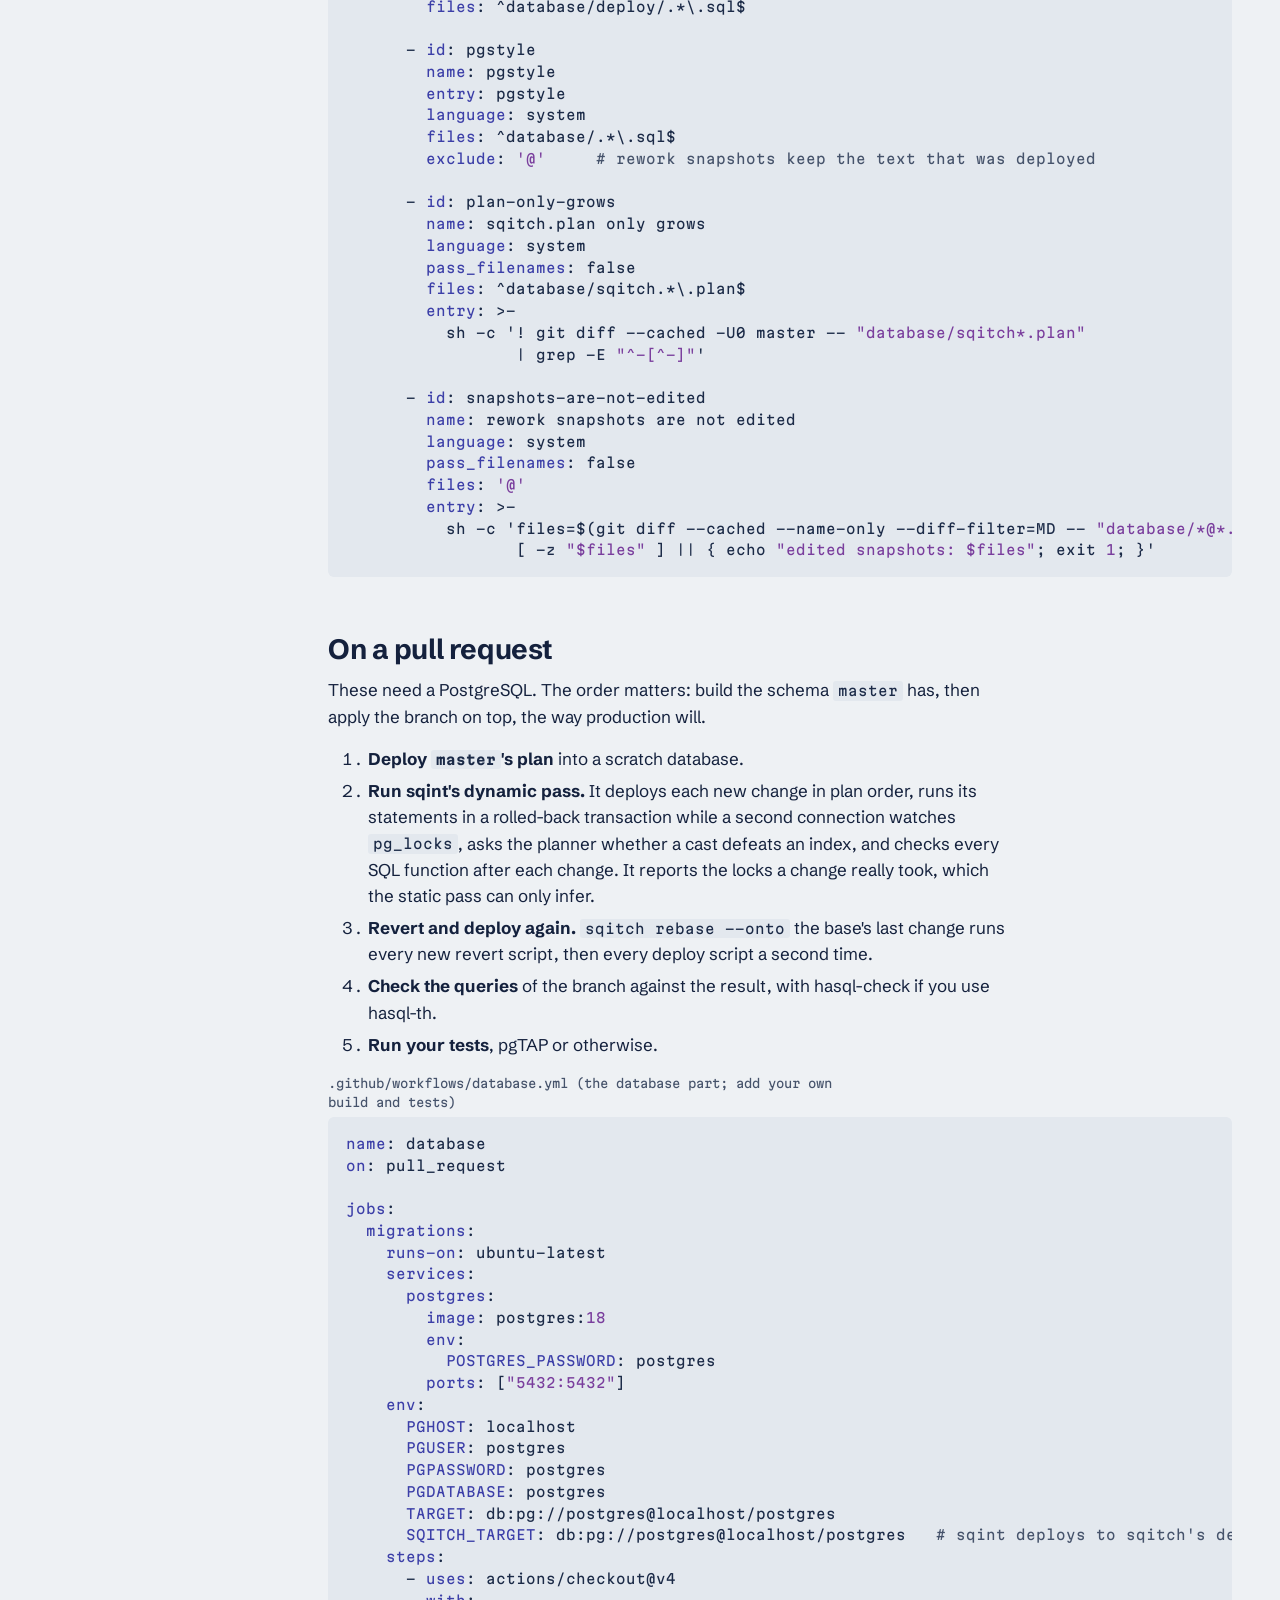
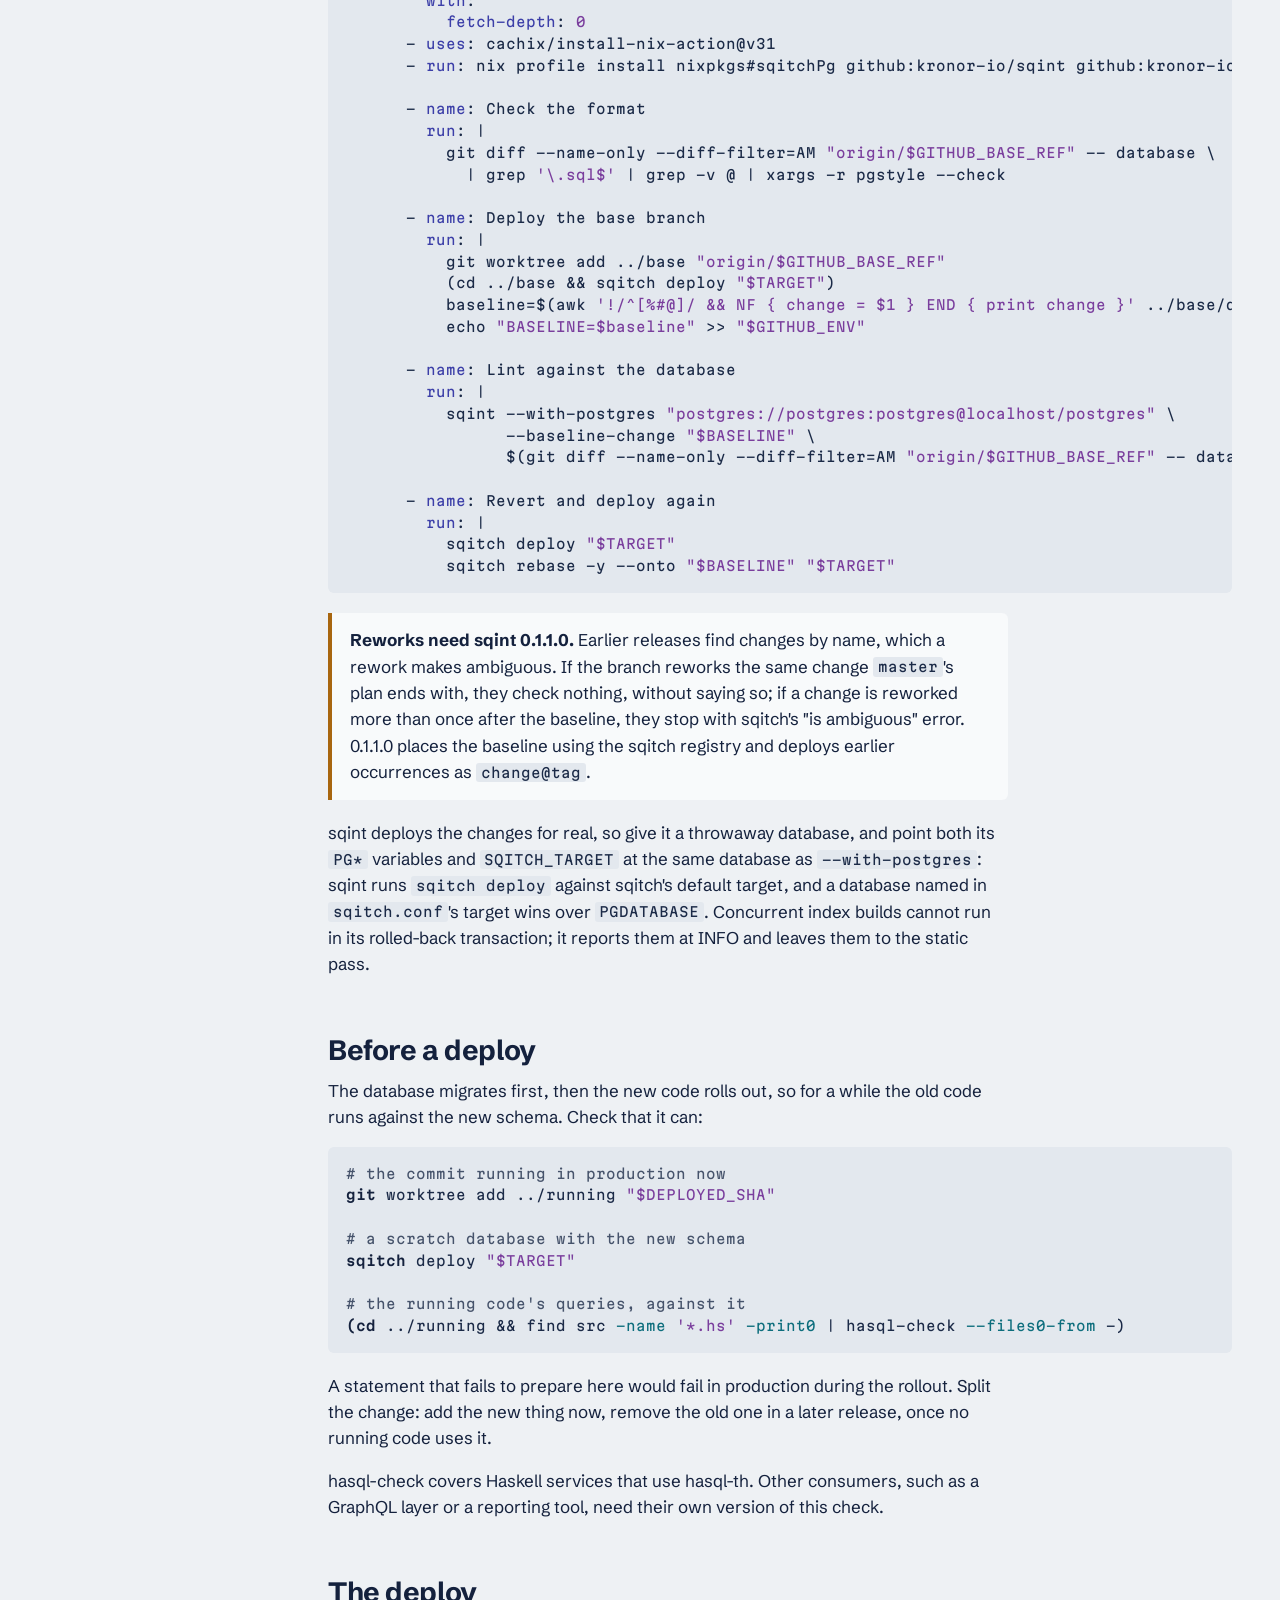
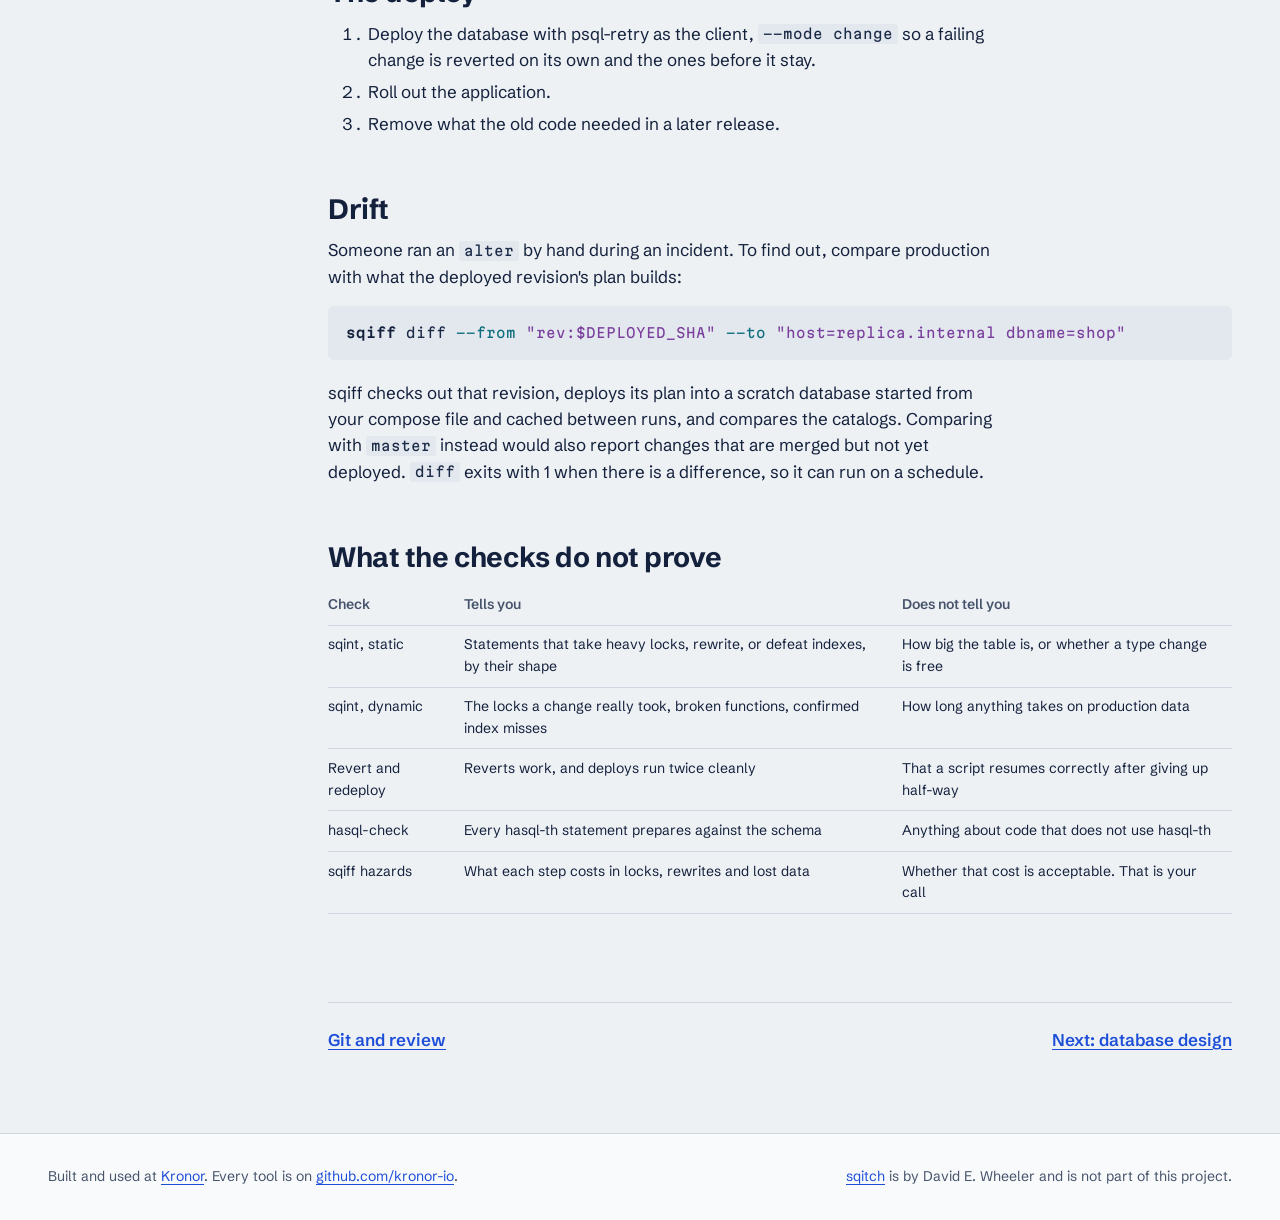
<file: pipeline.html>
<!doctype html>
<html lang="en">
<head>
<meta charset="utf-8">
<meta name="viewport" content="width=device-width, initial-scale=1">
<title>Shipping safely · sqitchcraft</title>
<meta name="description" content="Why a 50 ms lock timeout prevents outages, how psql-retry deploys through it, and what to check before a commit, on a pull request and before a deploy.">
<link rel="preconnect" href="https://fonts.googleapis.com">
<link rel="preconnect" href="https://fonts.gstatic.com" crossorigin>
<link rel="stylesheet" href="https://fonts.googleapis.com/css2?family=Martian+Mono:wght@400;600&family=Schibsted+Grotesk:wght@400;600;700&display=swap">
<link rel="stylesheet" href="assets/style.css">
<link rel="icon" href="assets/mark.svg" type="image/svg+xml">
</head>
<body>
<a class="skip" href="#main">Skip to content</a>
<header class="top">
  <div class="top-inner">
    <a class="brand" href="index.html"><img src="assets/mark.svg" alt="" width="26" height="26">sqitchcraft</a>
    <nav aria-label="Site">
      <a href="layout.html">The layout</a>
      <a href="workflow.html">One change</a>
      <a href="functions.html">Functions</a>
      <a href="git.html">Git and review</a>
      <a href="pipeline.html" aria-current="page">Shipping safely</a>
      <a href="architecture.html">Database design</a>
      <a href="lifecycles.html">Lifecycles</a>
      <a href="practices.html">Practices</a>
      <a href="agents.html">For agents</a>
      <a href="tools.html">Tools</a>
    </nav>
  </div>
</header>

<main id="main" class="doc">
  <nav class="toc" aria-label="On this page">
    <p>On this page</p>
    <ul>
      <li><a href="#locks">The queue behind a lock</a></li>
      <li><a href="#retry">Deploying with psql-retry</a></li>
      <li><a href="#precommit">Before a commit</a></li>
      <li><a href="#ci">On a pull request</a></li>
      <li><a href="#compat">Before a deploy</a></li>
      <li><a href="#order">The deploy</a></li>
      <li><a href="#drift">Drift</a></li>
      <li><a href="#limits">What the checks do not prove</a></li>
    </ul>
  </nav>

  <article>
    <h1>Shipping safely</h1>
    <p class="lede">Most migration outages are not caused by the change itself. They are caused by what the change waits for, and everything that then waits behind it. This page starts there, and then sets out what to check, when.</p>

    <h2 id="locks">The queue behind a lock</h2>
    <p>Picture a reporting query that holds a transaction open on <code>billing.invoice</code> for a few seconds. A migration starts: <code>alter table billing.invoice add column note text</code>. It needs an <code>ACCESS EXCLUSIVE</code> lock, which conflicts with the report's, so it waits. That part is fine.</p>
    <p>Then a customer checks out, and the checkout reads the invoice table. Its lock does not conflict with the report's at all. But PostgreSQL grants locks in order, and the <code>alter</code> is ahead in the queue. So the checkout waits too. So does every query on that table after it, for as long as the report runs.</p>
    <p>Here it is on the example database, three sessions, captured from <code>pg_stat_activity</code>:</p>
<pre data-lang="plain"> session   | waiting_on | query
-----------+------------+---------------------------------------------------
 report    | Timeout    | begin; select count(*) from billing.invoice; selec
<span class="w"> migration | Lock       | alter table billing.invoice add column note text
 checkout  | Lock       | select count(*) from billing.invoice</span></pre>
    <p>The <code>alter</code> itself would take a millisecond. The outage is the wait. On a busy table, a few seconds of it means a pile of connections, timeouts in the application, and a pager going off.</p>
    <p>The fix is to make the migration give up quickly:</p>
<pre data-lang="shell"><span class="p">$ </span>psql -c "set lock_timeout to '50ms'" -c "alter table billing.invoice add column note2 text"
SET
ERROR:  canceling statement due to lock timeout</pre>
    <p>After 50&nbsp;ms in the queue the <code>alter</code> leaves it, and the checkout behind it goes through. Every create-migration template starts with that setting, and sqiff's migrations do too when they use the templates.</p>
    <div class="callout warn">
      <p><code>lock_timeout</code> limits how long a statement <em>waits</em> for a lock. Once it has the lock, it holds it until the transaction ends. A table rewrite that gets its lock in 10&nbsp;ms still blocks the table for as long as the rewrite takes. That is why sqiff prints hazards and sqint reports rewrites: the timeout cannot help with those.</p>
    </div>

    <h2 id="retry">Deploying with psql-retry</h2>
    <p>A migration that gives up has not failed; it has found a bad moment. The right response is to wait a little and try again, from outside the database. Retrying inside PL/pgSQL with an <code>exception</code> block opens a subtransaction per attempt, which brings its own problems on a busy server.</p>
    <p><a href="tools.html#psql-retry">psql-retry</a> runs psql, and when the output says <code>canceling statement due to lock timeout</code>, runs it again, with jittered backoff starting at 10&nbsp;ms and capped at a minute, up to 500 times. Any other error stops it at once. Here is the same report holding its lock for three seconds, and the migration run through psql-retry:</p>
<pre data-lang="shell"><span class="p">$ </span>PSQL_ARGS="-v ON_ERROR_STOP=1 -f add_note.sql" psql-retry
SET
psql:add_note.sql:2: ERROR:  canceling statement due to lock timeout
Retrying [2 / 500]
SET
psql:add_note.sql:2: ERROR:  canceling statement due to lock timeout
Retrying [3 / 500]
…
Retrying [9 / 500]
SET
<span class="o">ALTER TABLE</span></pre>
    <p>Each attempt waited at most 50&nbsp;ms, so the checkout queries never queued for longer than that. When the report finished, the next attempt got its lock, and psql-retry exited 0. sqitch uses it through a small wrapper:</p>
    <p class="filename">database/psql-retry.sh</p>
<pre data-lang="shell">#!/usr/bin/env bash
<span class="c"># sqitch calls this the way it calls psql. psql-retry reruns the script
# while it fails with "canceling statement due to lock timeout".</span>
declare -a processed_args=()
for arg in "$@"; do
  processed_args+=("$(printf "%q" "$arg")")
done
export PSQL_ARGS="${processed_args[*]}"
exec psql-retry</pre>
<pre data-lang="shell">sqitch deploy --client database/psql-retry.sh "$PRODUCTION_TARGET"</pre>
    <p>Each retry runs the whole script again from the top, so every script must be safe to run again after it gave up part-way. The templates are written for that: a transaction around everything that can be in one, and <code>if not exists</code>, <code>if exists</code> and guards for what cannot, such as the concurrent index build, which refuses to continue if an earlier attempt left an invalid index.</p>
    <p>Locally you can use plain <code>psql</code>. Use the wrapper whenever you want to exercise the production path.</p>

    <h2 id="precommit">Before a commit</h2>
    <p>Checks that need no database and take a second.</p>
    <ul>
      <li><strong>sqint's static pass</strong> on staged deploy scripts.</li>
      <li><strong>The plan only grows.</strong> No line of <code>sqitch.plan</code> that exists on <code>master</code> is changed or removed.</li>
      <li><strong>Snapshots are not edited.</strong> A new <code>@tag</code> file is expected; a modified or deleted one is a mistake.</li>
      <li><strong>pgstyle</strong> on the SQL files you stage, except rework snapshots, so every file has one format.</li>
      <li><strong>hasql-th-format --check</strong>, if you use hasql-th, so the SQL in quotes has one format.</li>
    </ul>
    <p class="filename">.pre-commit-config.yaml</p>
<pre data-lang="yaml">repos:
  - repo: local
    hooks:
      - id: sqint
        name: sqint
        entry: sqint
        language: system
        files: ^database/deploy/.*\.sql$

      - id: pgstyle
        name: pgstyle
        entry: pgstyle
        language: system
        files: ^database/.*\.sql$
        exclude: '@'     # rework snapshots keep the text that was deployed

      - id: plan-only-grows
        name: sqitch.plan only grows
        language: system
        pass_filenames: false
        files: ^database/sqitch.*\.plan$
        entry: >-
          sh -c '! git diff --cached -U0 master -- "database/sqitch*.plan"
                 | grep -E "^-[^-]"'

      - id: snapshots-are-not-edited
        name: rework snapshots are not edited
        language: system
        pass_filenames: false
        files: '@'
        entry: >-
          sh -c 'files=$(git diff --cached --name-only --diff-filter=MD -- "database/*@*.sql");
                 [ -z "$files" ] || { echo "edited snapshots: $files"; exit 1; }'</pre>

    <h2 id="ci">On a pull request</h2>
    <p>These need a PostgreSQL. The order matters: build the schema <code>master</code> has, then apply the branch on top, the way production will.</p>
    <ol>
      <li><strong>Deploy <code>master</code>'s plan</strong> into a scratch database.</li>
      <li><strong>Run sqint's dynamic pass.</strong> It deploys each new change in plan order, runs its statements in a rolled-back transaction while a second connection watches <code>pg_locks</code>, asks the planner whether a cast defeats an index, and checks every SQL function after each change. It reports the locks a change really took, which the static pass can only infer.</li>
      <li><strong>Revert and deploy again.</strong> <code>sqitch rebase --onto</code> the base's last change runs every new revert script, then every deploy script a second time.</li>
      <li><strong>Check the queries</strong> of the branch against the result, with hasql-check if you use hasql-th.</li>
      <li><strong>Run your tests</strong>, pgTAP or otherwise.</li>
    </ol>
    <p class="filename">.github/workflows/database.yml (the database part; add your own build and tests)</p>
<pre data-lang="yaml">name: database
on: pull_request

jobs:
  migrations:
    runs-on: ubuntu-latest
    services:
      postgres:
        image: postgres:18
        env:
          POSTGRES_PASSWORD: postgres
        ports: ["5432:5432"]
    env:
      PGHOST: localhost
      PGUSER: postgres
      PGPASSWORD: postgres
      PGDATABASE: postgres
      TARGET: db:pg://postgres@localhost/postgres
      SQITCH_TARGET: db:pg://postgres@localhost/postgres   # sqint deploys to sqitch's default target
    steps:
      - uses: actions/checkout@v4
        with:
          fetch-depth: 0
      - uses: cachix/install-nix-action@v31
      - run: nix profile install nixpkgs#sqitchPg github:kronor-io/sqint github:kronor-io/pgstyle

      - name: Check the format
        run: |
          git diff --name-only --diff-filter=AM "origin/$GITHUB_BASE_REF" -- database \
            | grep '\.sql$' | grep -v @ | xargs -r pgstyle --check

      - name: Deploy the base branch
        run: |
          git worktree add ../base "origin/$GITHUB_BASE_REF"
          (cd ../base &amp;&amp; sqitch deploy "$TARGET")
          baseline=$(awk '!/^[%#@]/ &amp;&amp; NF { change = $1 } END { print change }' ../base/database/sqitch.plan)
          echo "BASELINE=$baseline" >> "$GITHUB_ENV"

      - name: Lint against the database
        run: |
          sqint --with-postgres "postgres://postgres:postgres@localhost/postgres" \
                --baseline-change "$BASELINE" \
                $(git diff --name-only --diff-filter=AM "origin/$GITHUB_BASE_REF" -- database/deploy)

      - name: Revert and deploy again
        run: |
          sqitch deploy "$TARGET"
          sqitch rebase -y --onto "$BASELINE" "$TARGET"</pre>
    <div class="callout warn">
      <p><strong>Reworks need sqint 0.1.1.0.</strong> Earlier releases find changes by name, which a rework makes ambiguous. If the branch reworks the same change <code>master</code>'s plan ends with, they check nothing, without saying so; if a change is reworked more than once after the baseline, they stop with sqitch's "is ambiguous" error. 0.1.1.0 places the baseline using the sqitch registry and deploys earlier occurrences as <code>change@tag</code>.</p>
    </div>
    <p>sqint deploys the changes for real, so give it a throwaway database, and point both its <code>PG*</code> variables and <code>SQITCH_TARGET</code> at the same database as <code>--with-postgres</code>: sqint runs <code>sqitch deploy</code> against sqitch's default target, and a database named in <code>sqitch.conf</code>'s target wins over <code>PGDATABASE</code>. Concurrent index builds cannot run in its rolled-back transaction; it reports them at INFO and leaves them to the static pass.</p>

    <h2 id="compat">Before a deploy</h2>
    <p>The database migrates first, then the new code rolls out, so for a while the old code runs against the new schema. Check that it can:</p>
<pre data-lang="shell"><span class="c"># the commit running in production now</span>
git worktree add ../running "$DEPLOYED_SHA"

<span class="c"># a scratch database with the new schema</span>
sqitch deploy "$TARGET"

<span class="c"># the running code's queries, against it</span>
(cd ../running &amp;&amp; find src -name '*.hs' -print0 | hasql-check --files0-from -)</pre>
    <p>A statement that fails to prepare here would fail in production during the rollout. Split the change: add the new thing now, remove the old one in a later release, once no running code uses it.</p>
    <p>hasql-check covers Haskell services that use hasql-th. Other consumers, such as a GraphQL layer or a reporting tool, need their own version of this check.</p>

    <h2 id="order">The deploy</h2>
    <ol>
      <li>Deploy the database with psql-retry as the client, <code>--mode change</code> so a failing change is reverted on its own and the ones before it stay.</li>
      <li>Roll out the application.</li>
      <li>Remove what the old code needed in a later release.</li>
    </ol>

    <h2 id="drift">Drift</h2>
    <p>Someone ran an <code>alter</code> by hand during an incident. To find out, compare production with what the deployed revision's plan builds:</p>
<pre data-lang="shell">sqiff diff --from "rev:$DEPLOYED_SHA" --to "host=replica.internal dbname=shop"</pre>
    <p>sqiff checks out that revision, deploys its plan into a scratch database started from your compose file and cached between runs, and compares the catalogs. Comparing with <code>master</code> instead would also report changes that are merged but not yet deployed. <code>diff</code> exits with 1 when there is a difference, so it can run on a schedule.</p>

    <h2 id="limits">What the checks do not prove</h2>
    <div class="table-wrap">
    <table class="plain">
      <thead><tr><th>Check</th><th>Tells you</th><th>Does not tell you</th></tr></thead>
      <tbody>
        <tr><td>sqint, static</td><td>Statements that take heavy locks, rewrite, or defeat indexes, by their shape</td><td>How big the table is, or whether a type change is free</td></tr>
        <tr><td>sqint, dynamic</td><td>The locks a change really took, broken functions, confirmed index misses</td><td>How long anything takes on production data</td></tr>
        <tr><td>Revert and redeploy</td><td>Reverts work, and deploys run twice cleanly</td><td>That a script resumes correctly after giving up half-way</td></tr>
        <tr><td>hasql-check</td><td>Every hasql-th statement prepares against the schema</td><td>Anything about code that does not use hasql-th</td></tr>
        <tr><td>sqiff hazards</td><td>What each step costs in locks, rewrites and lost data</td><td>Whether that cost is acceptable. That is your call</td></tr>
      </tbody>
    </table>
    </div>

    <div class="next">
      <a href="git.html">Git and review</a>
      <a href="architecture.html">Next: database design</a>
    </div>
  </article>
</main>

<footer>
  <div class="inner">
    <p>Built and used at <a href="https://kronor.io">Kronor</a>. Every tool is on <a href="https://github.com/kronor-io">github.com/kronor-io</a>.</p>
    <p><a href="https://sqitch.org">sqitch</a> is by David E. Wheeler and is not part of this project.</p>
  </div>
</footer>
<script src="assets/highlight.js" defer></script>
</body>
</html>
</file>
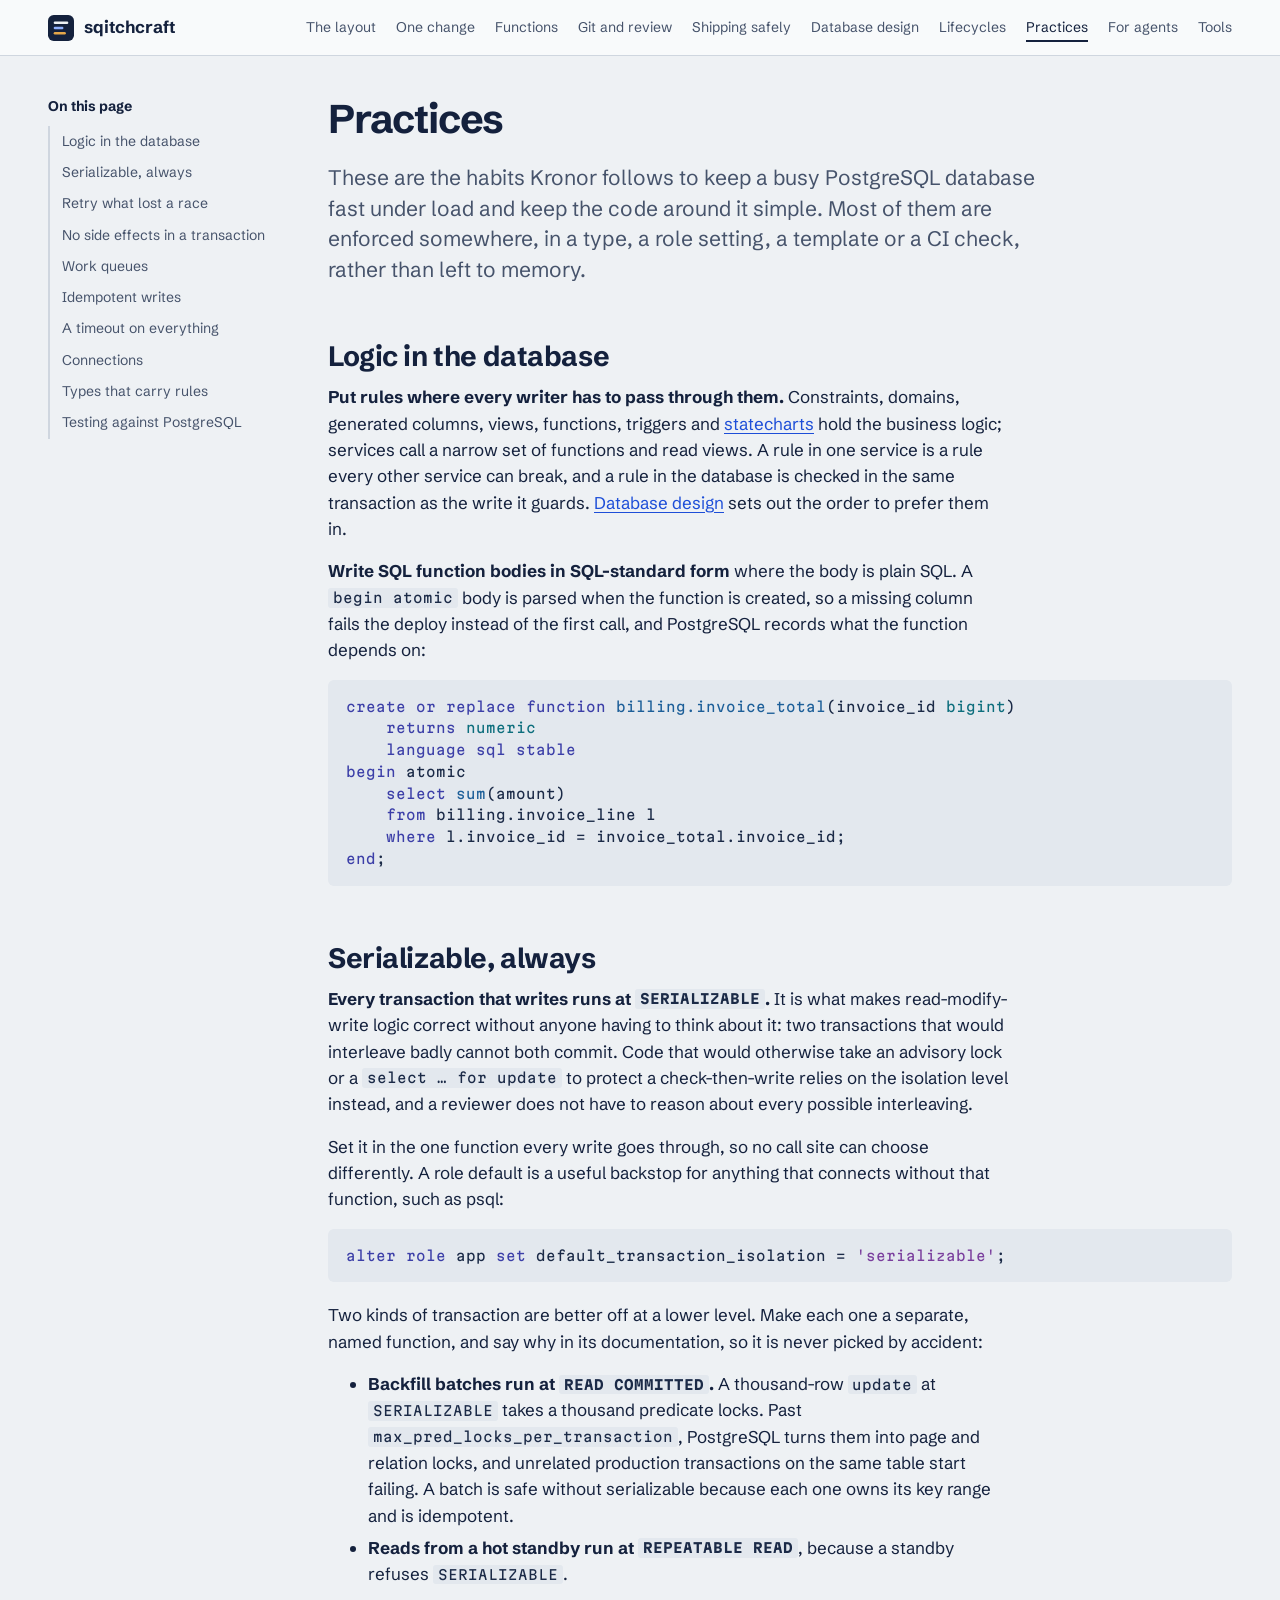
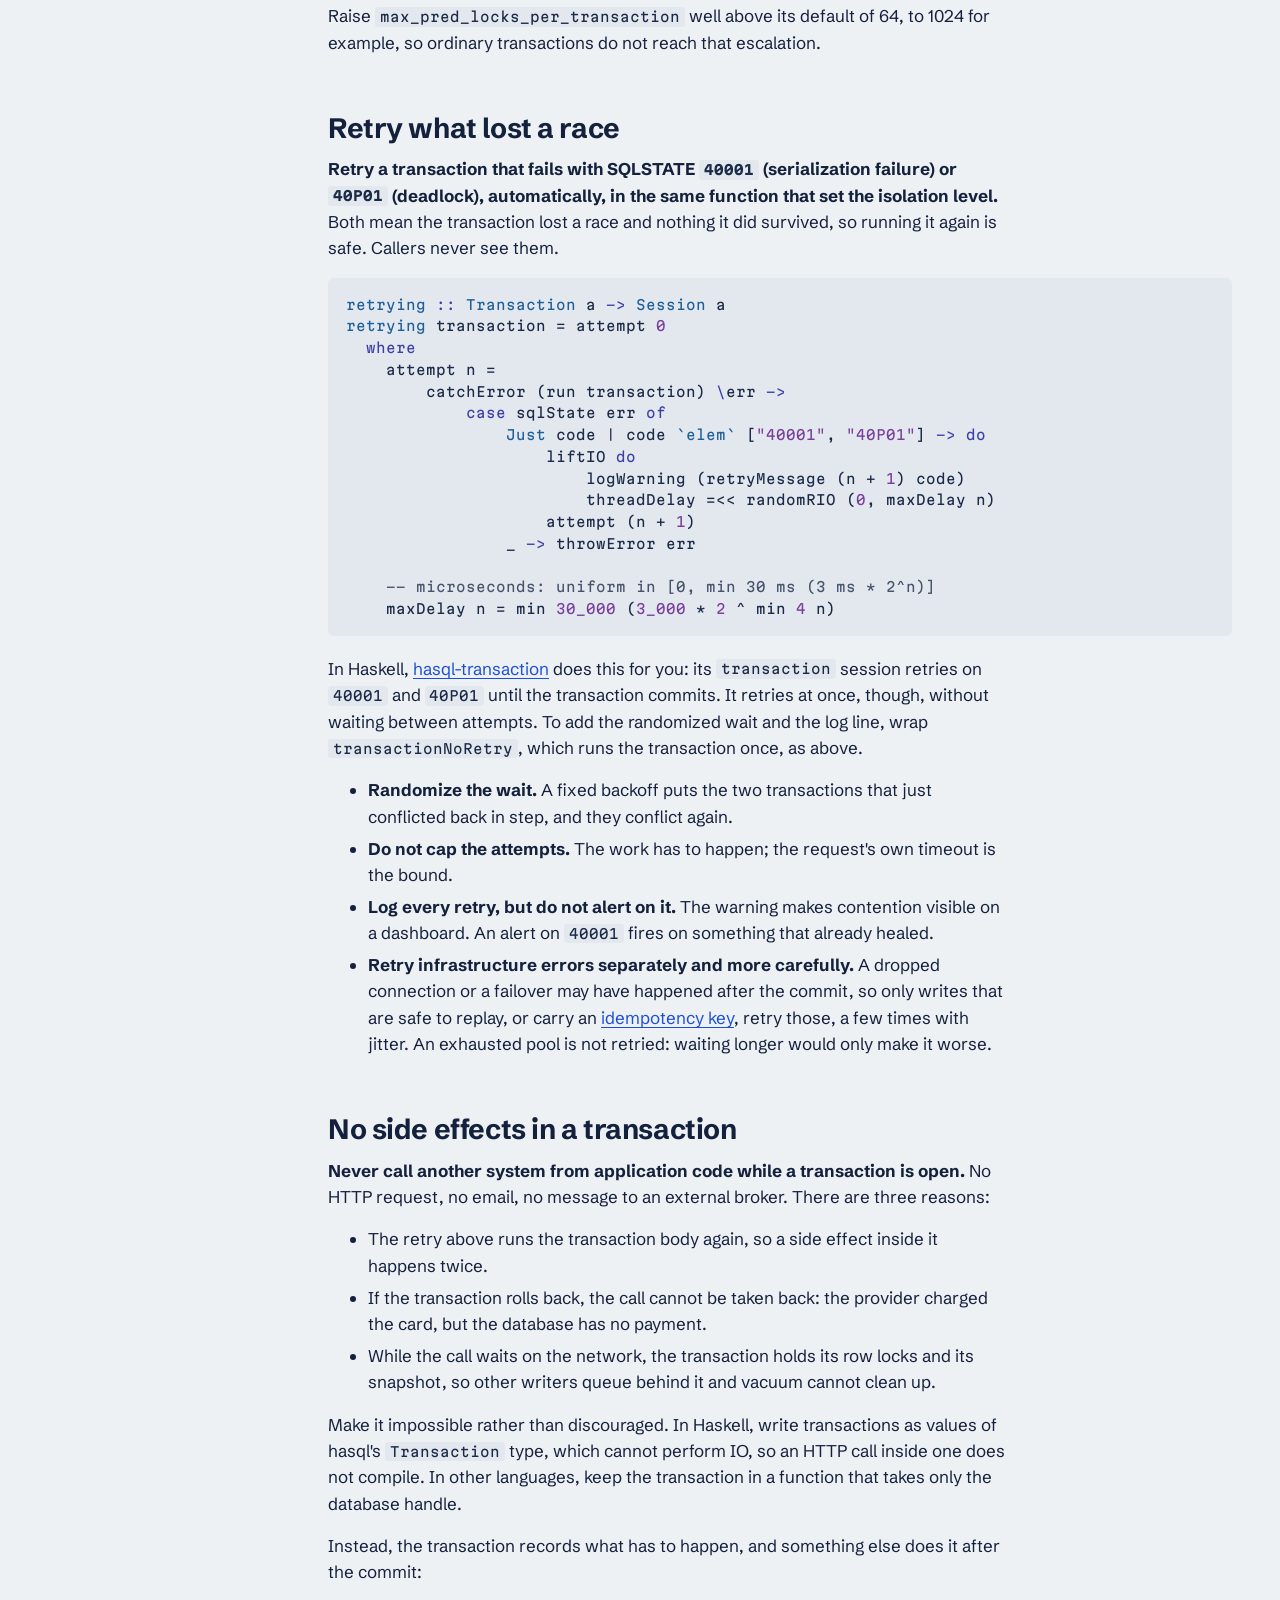
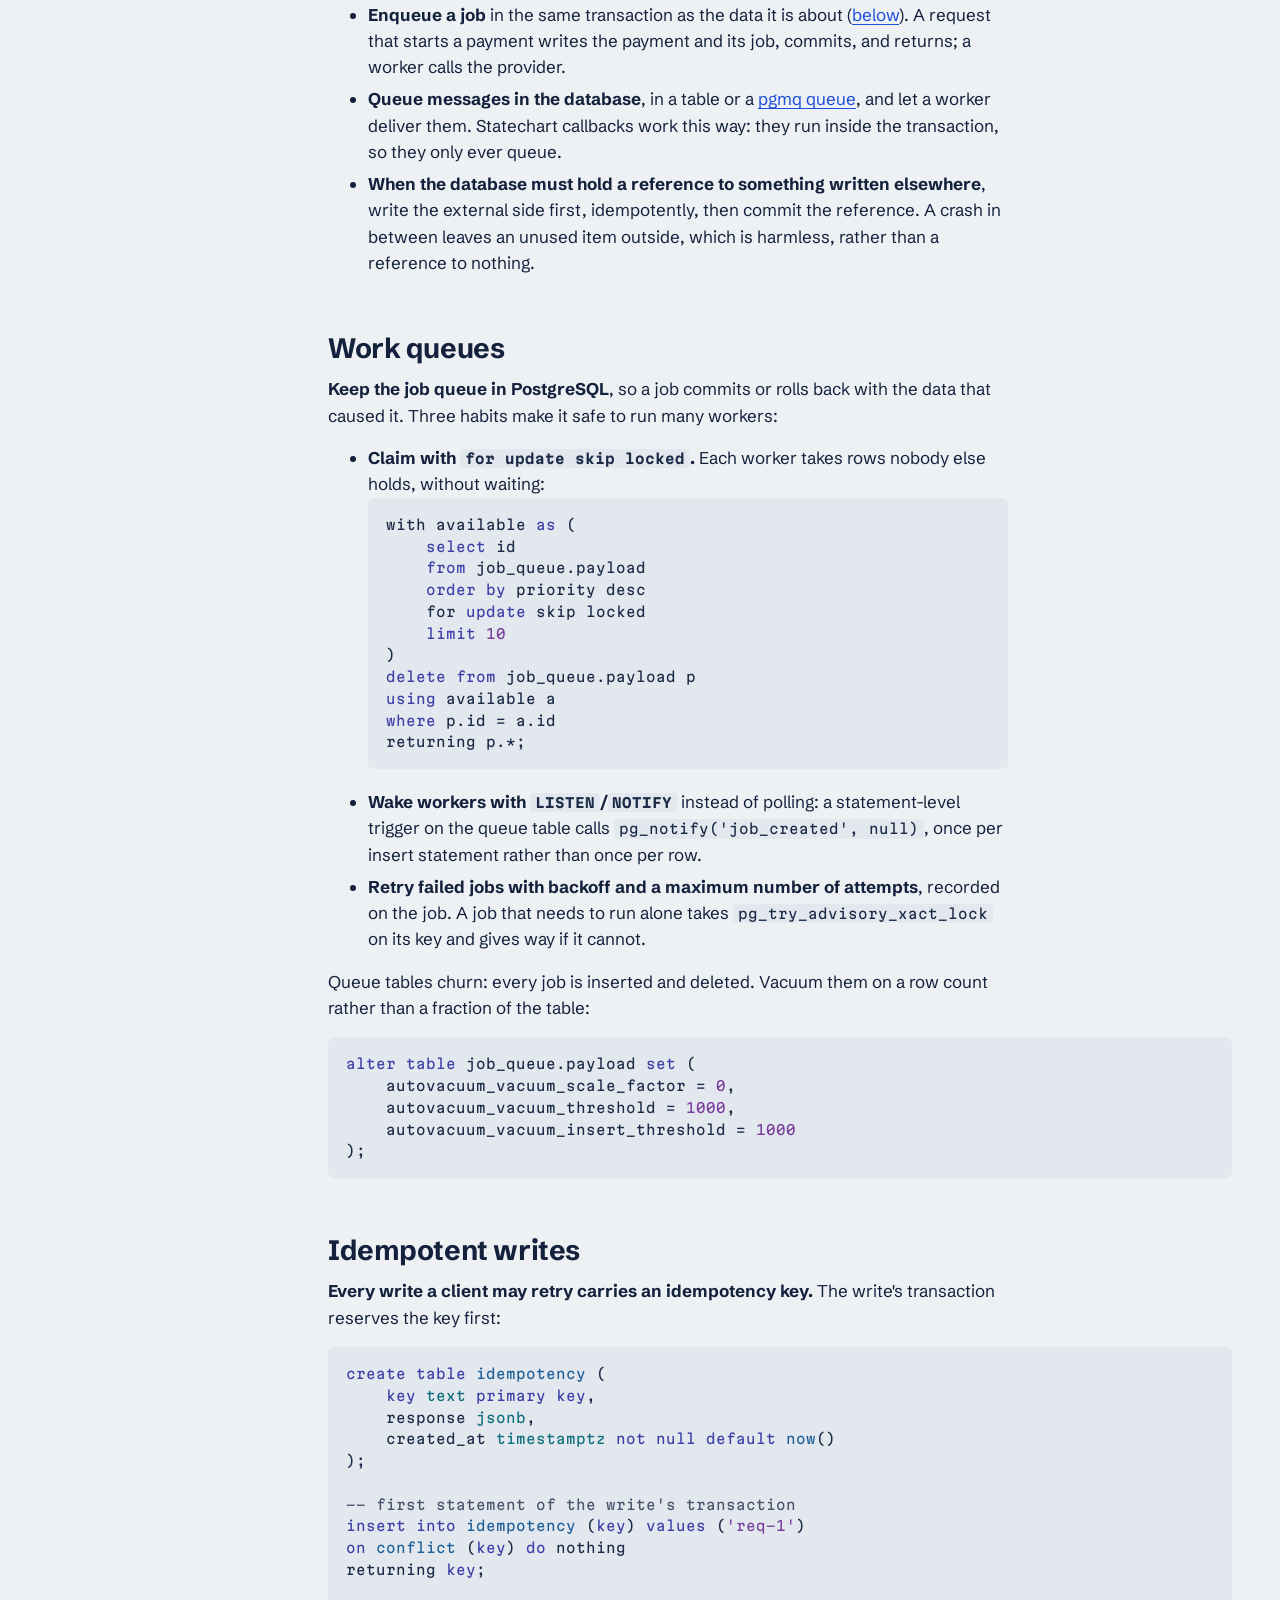
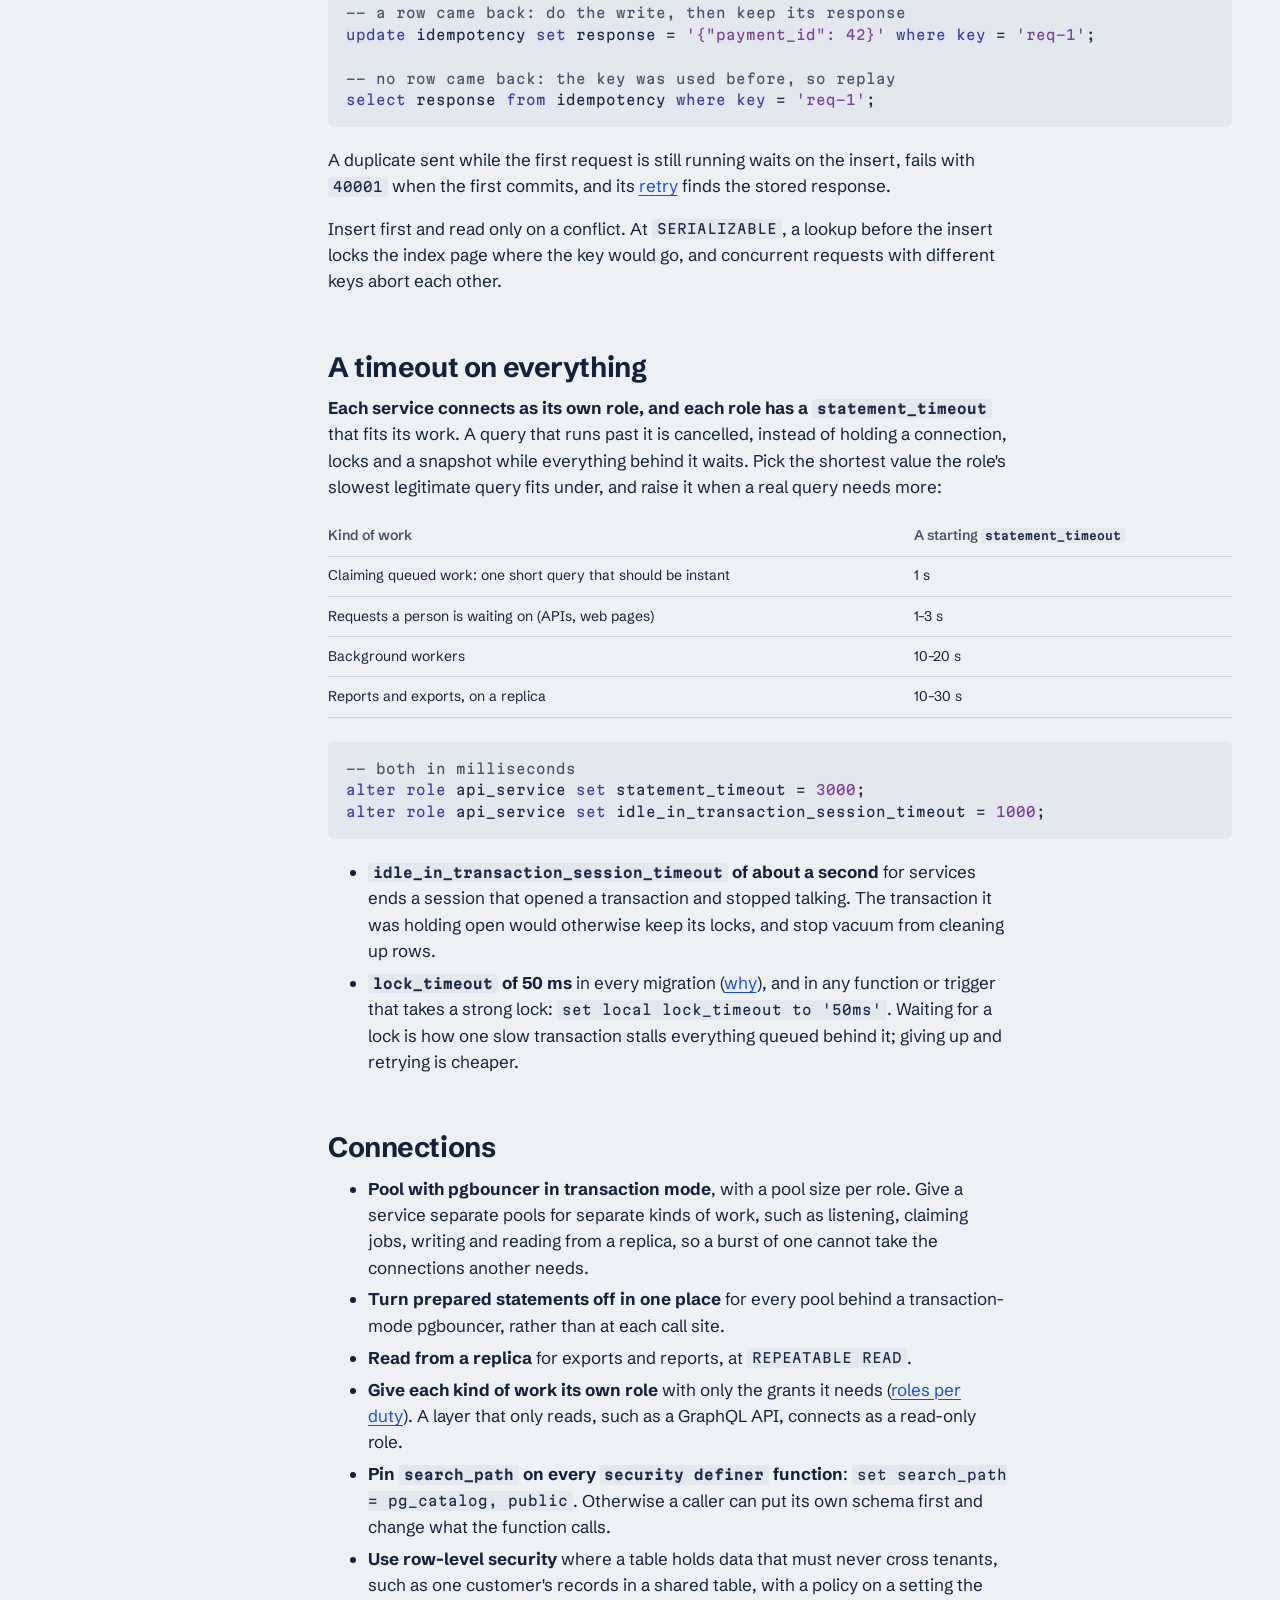
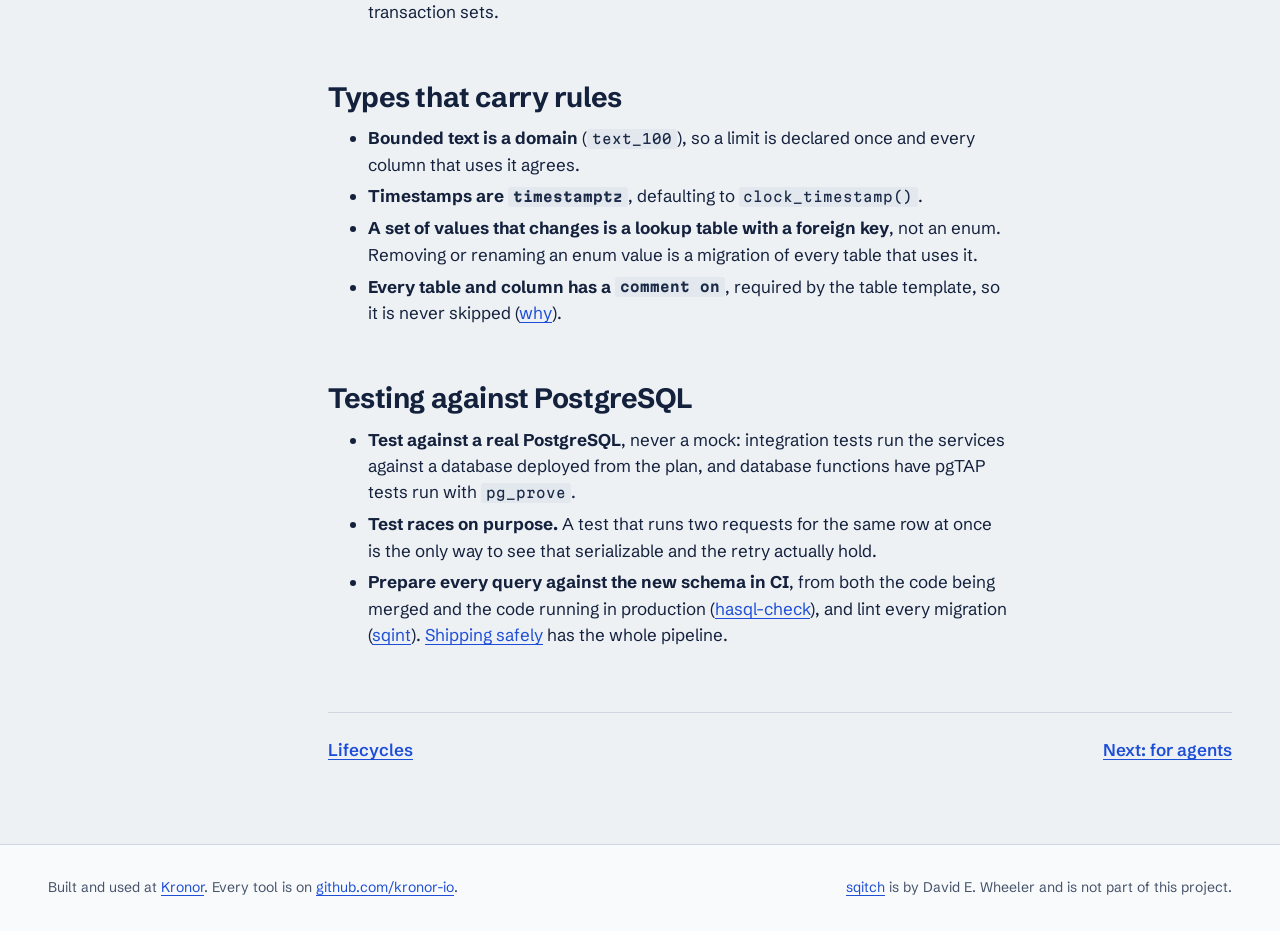
<file: practices.html>
<!doctype html>
<html lang="en">
<head>
<meta charset="utf-8">
<meta name="viewport" content="width=device-width, initial-scale=1">
<title>Practices · sqitchcraft</title>
<meta name="description" content="The practices Kronor follows to keep a busy PostgreSQL database fast and its code clean: logic in the database, serializable transactions retried automatically, no side effects inside a transaction, timeouts on every role, and queues that workers claim safely.">
<link rel="preconnect" href="https://fonts.googleapis.com">
<link rel="preconnect" href="https://fonts.gstatic.com" crossorigin>
<link rel="stylesheet" href="https://fonts.googleapis.com/css2?family=Martian+Mono:wght@400;600&family=Schibsted+Grotesk:wght@400;600;700&display=swap">
<link rel="stylesheet" href="assets/style.css">
<link rel="icon" href="assets/mark.svg" type="image/svg+xml">
</head>
<body>
<a class="skip" href="#main">Skip to content</a>
<header class="top">
  <div class="top-inner">
    <a class="brand" href="index.html"><img src="assets/mark.svg" alt="" width="26" height="26">sqitchcraft</a>
    <nav aria-label="Site">
      <a href="layout.html">The layout</a>
      <a href="workflow.html">One change</a>
      <a href="functions.html">Functions</a>
      <a href="git.html">Git and review</a>
      <a href="pipeline.html">Shipping safely</a>
      <a href="architecture.html">Database design</a>
      <a href="lifecycles.html">Lifecycles</a>
      <a href="practices.html" aria-current="page">Practices</a>
      <a href="agents.html">For agents</a>
      <a href="tools.html">Tools</a>
    </nav>
  </div>
</header>

<main id="main" class="doc">
  <nav class="toc" aria-label="On this page">
    <p>On this page</p>
    <ul>
      <li><a href="#logic">Logic in the database</a></li>
      <li><a href="#serializable">Serializable, always</a></li>
      <li><a href="#retries">Retry what lost a race</a></li>
      <li><a href="#side-effects">No side effects in a transaction</a></li>
      <li><a href="#queues">Work queues</a></li>
      <li><a href="#idempotency">Idempotent writes</a></li>
      <li><a href="#timeouts">A timeout on everything</a></li>
      <li><a href="#connections">Connections</a></li>
      <li><a href="#data">Types that carry rules</a></li>
      <li><a href="#testing">Testing against PostgreSQL</a></li>
    </ul>
  </nav>

  <article>
    <h1>Practices</h1>
    <p class="lede">These are the habits Kronor follows to keep a busy PostgreSQL database fast under load and keep the code around it simple. Most of them are enforced somewhere, in a type, a role setting, a template or a CI check, rather than left to memory.</p>

    <h2 id="logic">Logic in the database</h2>
    <p><strong>Put rules where every writer has to pass through them.</strong> Constraints, domains, generated columns, views, functions, triggers and <a href="lifecycles.html">statecharts</a> hold the business logic; services call a narrow set of functions and read views. A rule in one service is a rule every other service can break, and a rule in the database is checked in the same transaction as the write it guards. <a href="architecture.html#rules">Database design</a> sets out the order to prefer them in.</p>
    <p><strong>Write SQL function bodies in SQL-standard form</strong> where the body is plain SQL. A <code>begin atomic</code> body is parsed when the function is created, so a missing column fails the deploy instead of the first call, and PostgreSQL records what the function depends on:</p>
<pre data-lang="sql">create or replace function billing.invoice_total(invoice_id bigint)
    returns numeric
    language sql stable
begin atomic
    select sum(amount)
    from billing.invoice_line l
    where l.invoice_id = invoice_total.invoice_id;
end;</pre>

    <h2 id="serializable">Serializable, always</h2>
    <p><strong>Every transaction that writes runs at <code>SERIALIZABLE</code>.</strong> It is what makes read-modify-write logic correct without anyone having to think about it: two transactions that would interleave badly cannot both commit. Code that would otherwise take an advisory lock or a <code>select … for update</code> to protect a check-then-write relies on the isolation level instead, and a reviewer does not have to reason about every possible interleaving.</p>
    <p>Set it in the one function every write goes through, so no call site can choose differently. A role default is a useful backstop for anything that connects without that function, such as psql:</p>
<pre data-lang="sql">alter role app set default_transaction_isolation = 'serializable';</pre>
    <p>Two kinds of transaction are better off at a lower level. Make each one a separate, named function, and say why in its documentation, so it is never picked by accident:</p>
    <ul>
      <li><strong>Backfill batches run at <code>READ COMMITTED</code>.</strong> A thousand-row <code>update</code> at <code>SERIALIZABLE</code> takes a thousand predicate locks. Past <code>max_pred_locks_per_transaction</code>, PostgreSQL turns them into page and relation locks, and unrelated production transactions on the same table start failing. A batch is safe without serializable because each one owns its key range and is idempotent.</li>
      <li><strong>Reads from a hot standby run at <code>REPEATABLE READ</code></strong>, because a standby refuses <code>SERIALIZABLE</code>.</li>
    </ul>
    <p>Raise <code>max_pred_locks_per_transaction</code> well above its default of 64, to 1024 for example, so ordinary transactions do not reach that escalation.</p>

    <h2 id="retries">Retry what lost a race</h2>
    <p><strong>Retry a transaction that fails with SQLSTATE <code>40001</code> (serialization failure) or <code>40P01</code> (deadlock), automatically, in the same function that set the isolation level.</strong> Both mean the transaction lost a race and nothing it did survived, so running it again is safe. Callers never see them.</p>
<pre data-lang="hs">retrying :: Transaction a -&gt; Session a
retrying transaction = attempt 0
  where
    attempt n =
        catchError (run transaction) \err -&gt;
            case sqlState err of
                Just code | code `elem` ["40001", "40P01"] -&gt; do
                    liftIO do
                        logWarning (retryMessage (n + 1) code)
                        threadDelay =&lt;&lt; randomRIO (0, maxDelay n)
                    attempt (n + 1)
                _ -&gt; throwError err

    -- microseconds: uniform in [0, min 30 ms (3 ms * 2^n)]
    maxDelay n = min 30_000 (3_000 * 2 ^ min 4 n)</pre>
    <p>In Haskell, <a href="https://hackage.haskell.org/package/hasql-transaction">hasql-transaction</a> does this for you: its <code>transaction</code> session retries on <code>40001</code> and <code>40P01</code> until the transaction commits. It retries at once, though, without waiting between attempts. To add the randomized wait and the log line, wrap <code>transactionNoRetry</code>, which runs the transaction once, as above.</p>
    <ul>
      <li><strong>Randomize the wait.</strong> A fixed backoff puts the two transactions that just conflicted back in step, and they conflict again.</li>
      <li><strong>Do not cap the attempts.</strong> The work has to happen; the request's own timeout is the bound.</li>
      <li><strong>Log every retry, but do not alert on it.</strong> The warning makes contention visible on a dashboard. An alert on <code>40001</code> fires on something that already healed.</li>
      <li><strong>Retry infrastructure errors separately and more carefully.</strong> A dropped connection or a failover may have happened after the commit, so only writes that are safe to replay, or carry an <a href="#idempotency">idempotency key</a>, retry those, a few times with jitter. An exhausted pool is not retried: waiting longer would only make it worse.</li>
    </ul>

    <h2 id="side-effects">No side effects in a transaction</h2>
    <p><strong>Never call another system from application code while a transaction is open.</strong> No HTTP request, no email, no message to an external broker. There are three reasons:</p>
    <ul>
      <li>The retry above runs the transaction body again, so a side effect inside it happens twice.</li>
      <li>If the transaction rolls back, the call cannot be taken back: the provider charged the card, but the database has no payment.</li>
      <li>While the call waits on the network, the transaction holds its row locks and its snapshot, so other writers queue behind it and vacuum cannot clean up.</li>
    </ul>
    <p>Make it impossible rather than discouraged. In Haskell, write transactions as values of hasql's <code>Transaction</code> type, which cannot perform IO, so an HTTP call inside one does not compile. In other languages, keep the transaction in a function that takes only the database handle.</p>
    <p>Instead, the transaction records what has to happen, and something else does it after the commit:</p>
    <ul>
      <li><strong>Enqueue a job</strong> in the same transaction as the data it is about (<a href="#queues">below</a>). A request that starts a payment writes the payment and its job, commits, and returns; a worker calls the provider.</li>
      <li><strong>Queue messages in the database</strong>, in a table or a <a href="lifecycles.html#queue">pgmq queue</a>, and let a worker deliver them. Statechart callbacks work this way: they run inside the transaction, so they only ever queue.</li>
      <li><strong>When the database must hold a reference to something written elsewhere</strong>, write the external side first, idempotently, then commit the reference. A crash in between leaves an unused item outside, which is harmless, rather than a reference to nothing.</li>
    </ul>

    <h2 id="queues">Work queues</h2>
    <p><strong>Keep the job queue in PostgreSQL</strong>, so a job commits or rolls back with the data that caused it. Three habits make it safe to run many workers:</p>
    <ul>
      <li><strong>Claim with <code>for update skip locked</code>.</strong> Each worker takes rows nobody else holds, without waiting:
<pre data-lang="sql">with available as (
    select id
    from job_queue.payload
    order by priority desc
    for update skip locked
    limit 10
)
delete from job_queue.payload p
using available a
where p.id = a.id
returning p.*;</pre></li>
      <li><strong>Wake workers with <code>LISTEN</code>/<code>NOTIFY</code></strong> instead of polling: a statement-level trigger on the queue table calls <code>pg_notify('job_created', null)</code>, once per insert statement rather than once per row.</li>
      <li><strong>Retry failed jobs with backoff and a maximum number of attempts</strong>, recorded on the job. A job that needs to run alone takes <code>pg_try_advisory_xact_lock</code> on its key and gives way if it cannot.</li>
    </ul>
    <p>Queue tables churn: every job is inserted and deleted. Vacuum them on a row count rather than a fraction of the table:</p>
<pre data-lang="sql">alter table job_queue.payload set (
    autovacuum_vacuum_scale_factor = 0,
    autovacuum_vacuum_threshold = 1000,
    autovacuum_vacuum_insert_threshold = 1000
);</pre>

    <h2 id="idempotency">Idempotent writes</h2>
    <p><strong>Every write a client may retry carries an idempotency key.</strong> The write's transaction reserves the key first:</p>
<pre data-lang="sql">create table idempotency (
    key text primary key,
    response jsonb,
    created_at timestamptz not null default now()
);

<span class="c">-- first statement of the write's transaction</span>
insert into idempotency (key) values ('req-1')
on conflict (key) do nothing
returning key;

<span class="c">-- a row came back: do the write, then keep its response</span>
update idempotency set response = '{"payment_id": 42}' where key = 'req-1';

<span class="c">-- no row came back: the key was used before, so replay</span>
select response from idempotency where key = 'req-1';</pre>
    <p>A duplicate sent while the first request is still running waits on the insert, fails with <code>40001</code> when the first commits, and its <a href="#retries">retry</a> finds the stored response.</p>
    <p>Insert first and read only on a conflict. At <code>SERIALIZABLE</code>, a lookup before the insert locks the index page where the key would go, and concurrent requests with different keys abort each other.</p>

    <h2 id="timeouts">A timeout on everything</h2>
    <p><strong>Each service connects as its own role, and each role has a <code>statement_timeout</code></strong> that fits its work. A query that runs past it is cancelled, instead of holding a connection, locks and a snapshot while everything behind it waits. Pick the shortest value the role's slowest legitimate query fits under, and raise it when a real query needs more:</p>
    <div class="table-wrap">
    <table class="plain">
      <thead><tr><th>Kind of work</th><th>A starting <code>statement_timeout</code></th></tr></thead>
      <tbody>
        <tr><td>Claiming queued work: one short query that should be instant</td><td>1 s</td></tr>
        <tr><td>Requests a person is waiting on (APIs, web pages)</td><td>1–3 s</td></tr>
        <tr><td>Background workers</td><td>10–20 s</td></tr>
        <tr><td>Reports and exports, on a replica</td><td>10–30 s</td></tr>
      </tbody>
    </table>
    </div>
<pre data-lang="sql">-- both in milliseconds
alter role api_service set statement_timeout = 3000;
alter role api_service set idle_in_transaction_session_timeout = 1000;</pre>
    <ul>
      <li><strong><code>idle_in_transaction_session_timeout</code> of about a second</strong> for services ends a session that opened a transaction and stopped talking. The transaction it was holding open would otherwise keep its locks, and stop vacuum from cleaning up rows.</li>
      <li><strong><code>lock_timeout</code> of 50 ms</strong> in every migration (<a href="pipeline.html#locks">why</a>), and in any function or trigger that takes a strong lock: <code>set local lock_timeout to '50ms'</code>. Waiting for a lock is how one slow transaction stalls everything queued behind it; giving up and retrying is cheaper.</li>
    </ul>

    <h2 id="connections">Connections</h2>
    <ul>
      <li><strong>Pool with pgbouncer in transaction mode</strong>, with a pool size per role. Give a service separate pools for separate kinds of work, such as listening, claiming jobs, writing and reading from a replica, so a burst of one cannot take the connections another needs.</li>
      <li><strong>Turn prepared statements off in one place</strong> for every pool behind a transaction-mode pgbouncer, rather than at each call site.</li>
      <li><strong>Read from a replica</strong> for exports and reports, at <code>REPEATABLE READ</code>.</li>
      <li><strong>Give each kind of work its own role</strong> with only the grants it needs (<a href="architecture.html#roles">roles per duty</a>). A layer that only reads, such as a GraphQL API, connects as a read-only role.</li>
      <li><strong>Pin <code>search_path</code> on every <code>security definer</code> function</strong>: <code>set search_path = pg_catalog, public</code>. Otherwise a caller can put its own schema first and change what the function calls.</li>
      <li><strong>Use row-level security</strong> where a table holds data that must never cross tenants, such as one customer's records in a shared table, with a policy on a setting the transaction sets.</li>
    </ul>

    <h2 id="data">Types that carry rules</h2>
    <ul>
      <li><strong>Bounded text is a domain</strong> (<code>text_100</code>), so a limit is declared once and every column that uses it agrees.</li>
      <li><strong>Timestamps are <code>timestamptz</code></strong>, defaulting to <code>clock_timestamp()</code>.</li>
      <li><strong>A set of values that changes is a lookup table with a foreign key</strong>, not an enum. Removing or renaming an enum value is a migration of every table that uses it.</li>
      <li><strong>Every table and column has a <code>comment on</code></strong>, required by the table template, so it is never skipped (<a href="architecture.html#comments">why</a>).</li>
    </ul>

    <h2 id="testing">Testing against PostgreSQL</h2>
    <ul>
      <li><strong>Test against a real PostgreSQL</strong>, never a mock: integration tests run the services against a database deployed from the plan, and database functions have pgTAP tests run with <code>pg_prove</code>.</li>
      <li><strong>Test races on purpose.</strong> A test that runs two requests for the same row at once is the only way to see that serializable and the retry actually hold.</li>
      <li><strong>Prepare every query against the new schema in CI</strong>, from both the code being merged and the code running in production (<a href="tools.html#hasql-check">hasql-check</a>), and lint every migration (<a href="tools.html#sqint">sqint</a>). <a href="pipeline.html#ci">Shipping safely</a> has the whole pipeline.</li>
    </ul>

    <div class="next">
      <a href="lifecycles.html">Lifecycles</a>
      <a href="agents.html">Next: for agents</a>
    </div>
  </article>
</main>

<footer>
  <div class="inner">
    <p>Built and used at <a href="https://kronor.io">Kronor</a>. Every tool is on <a href="https://github.com/kronor-io">github.com/kronor-io</a>.</p>
    <p><a href="https://sqitch.org">sqitch</a> is by David E. Wheeler and is not part of this project.</p>
  </div>
</footer>
<script src="assets/highlight.js" defer></script>
</body>
</html>
</file>
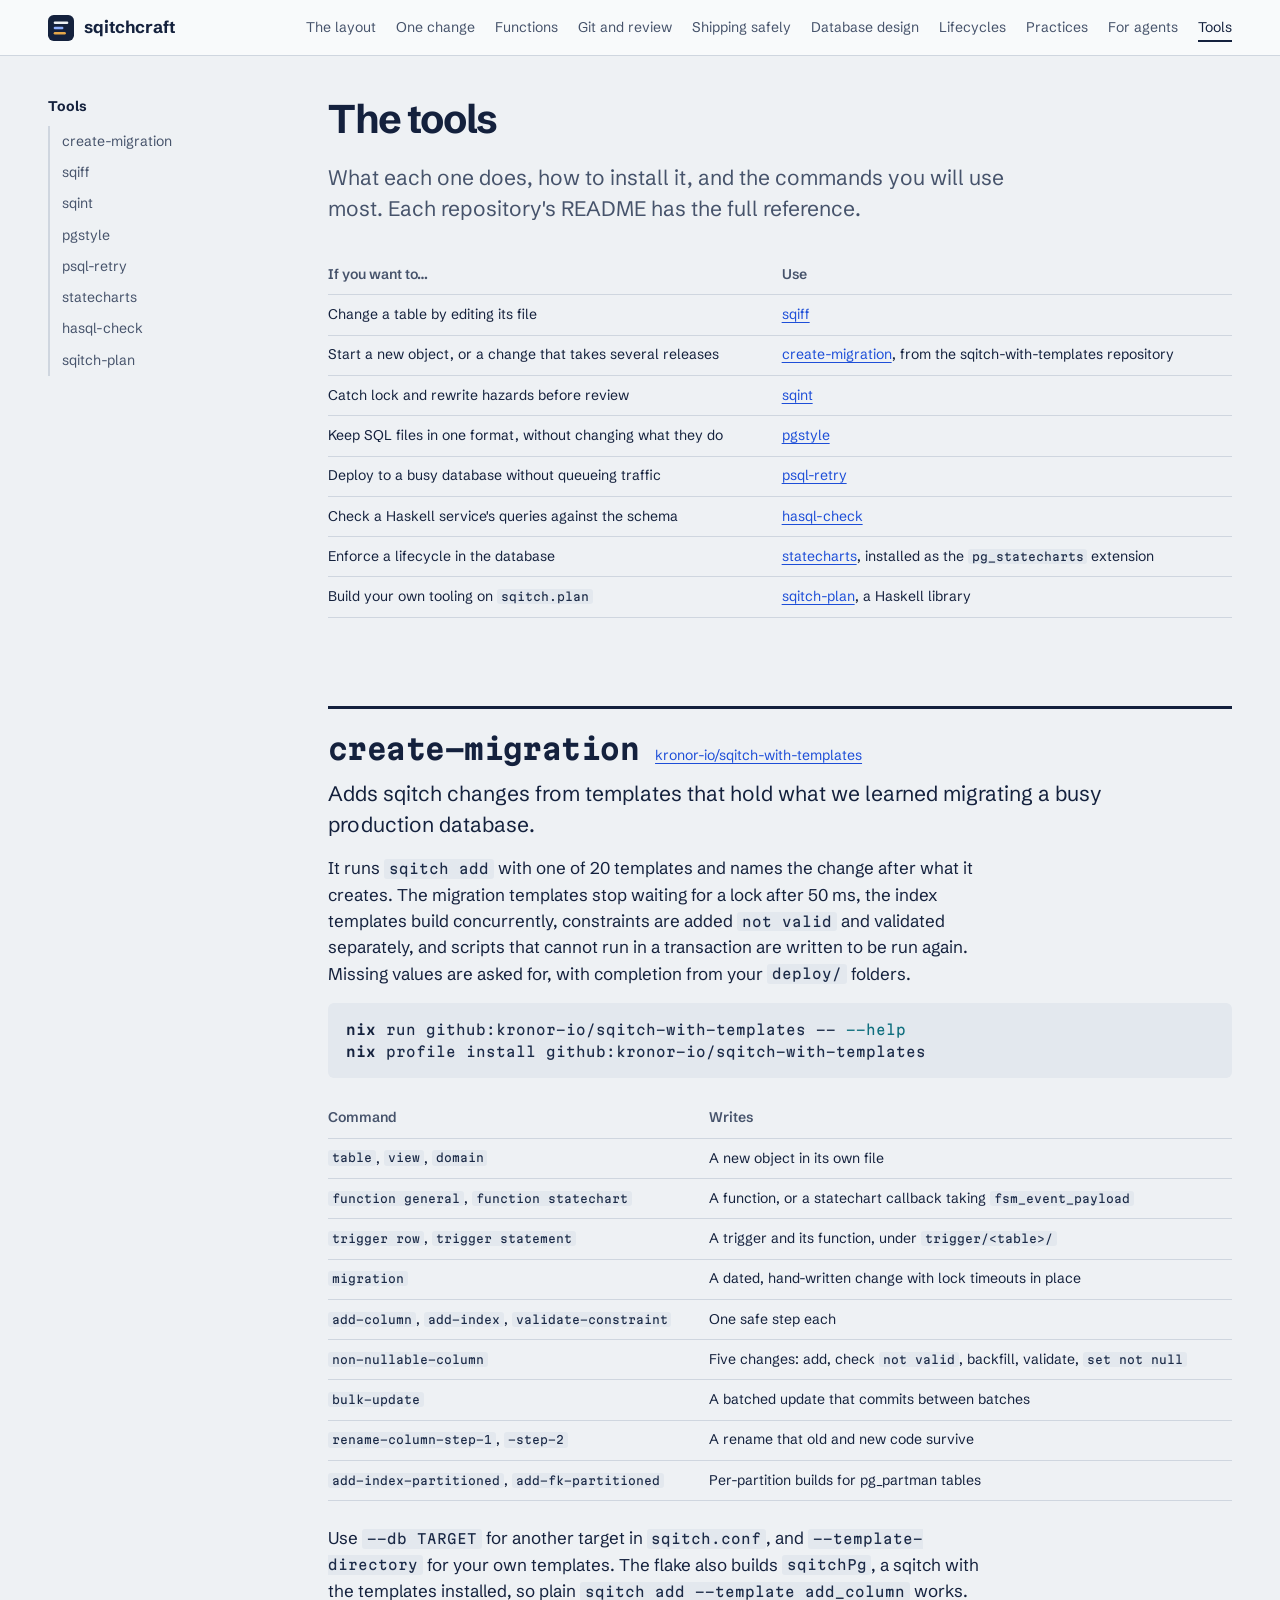
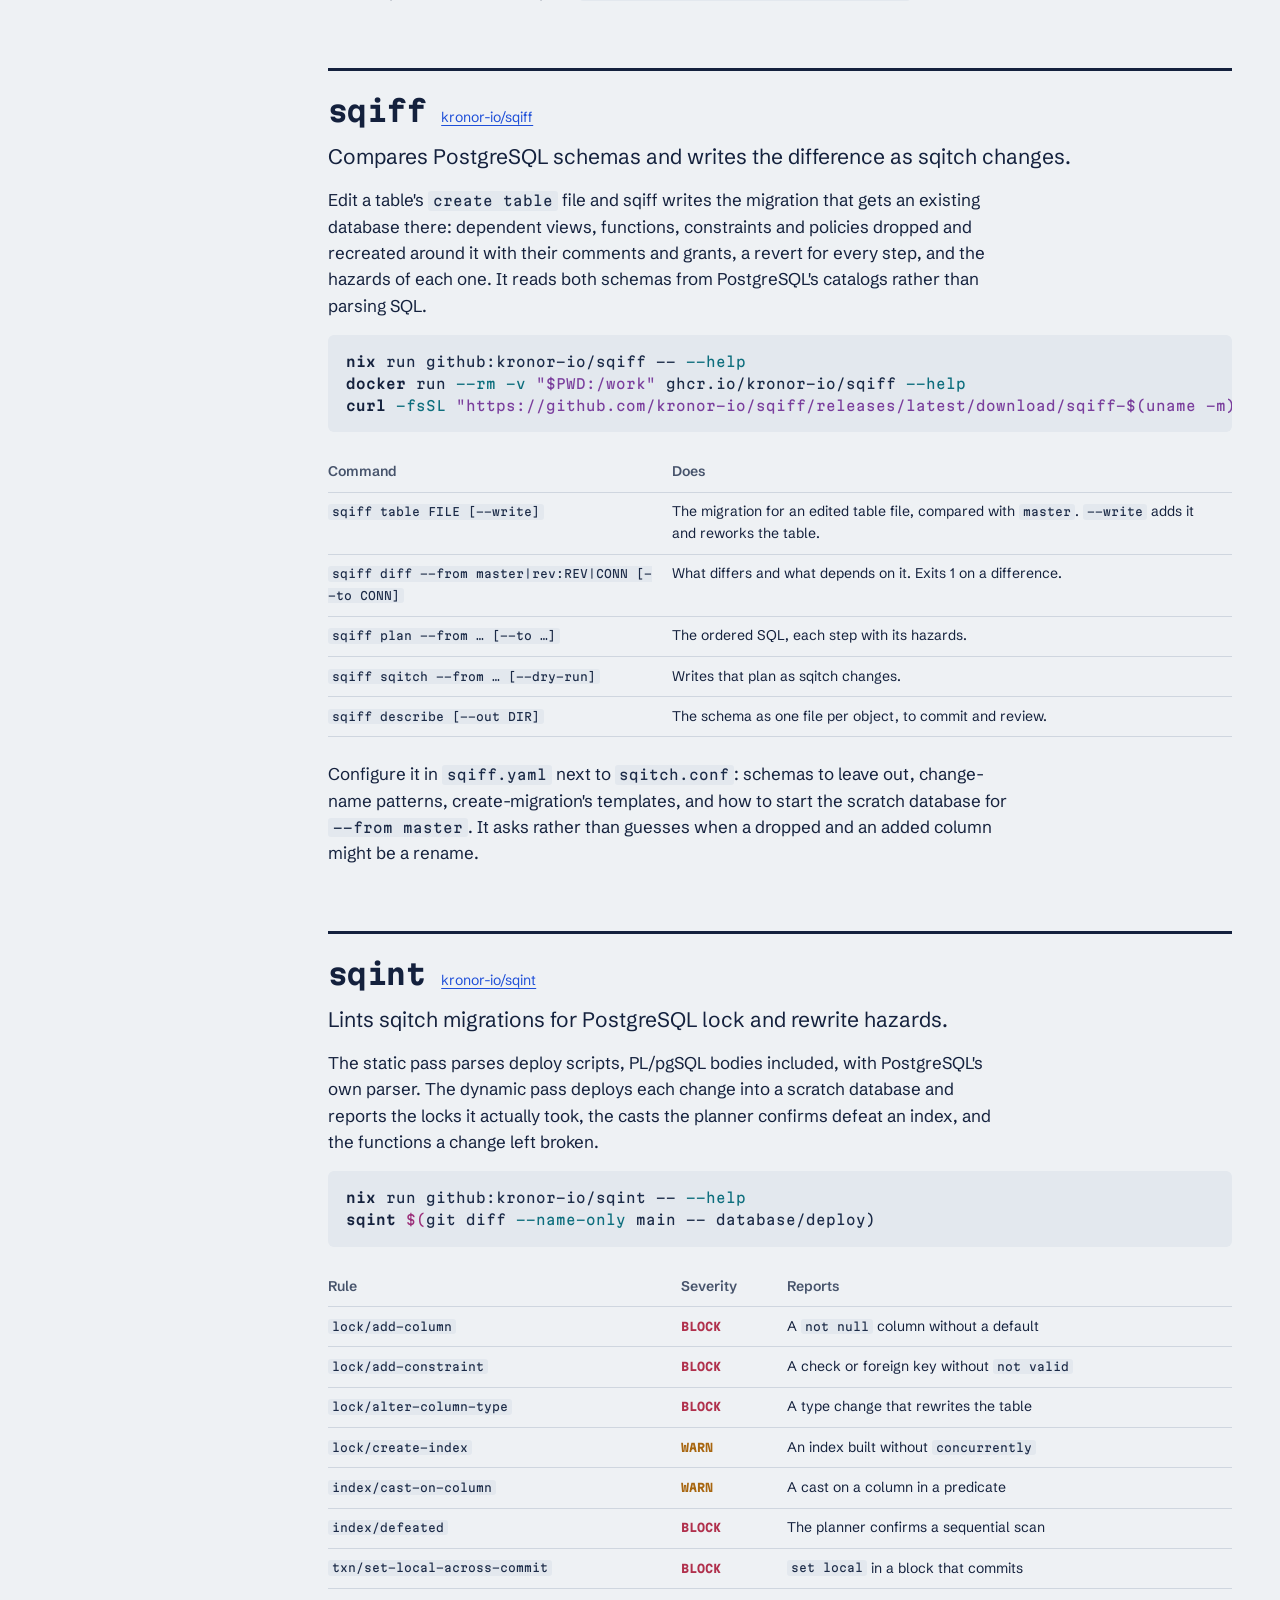
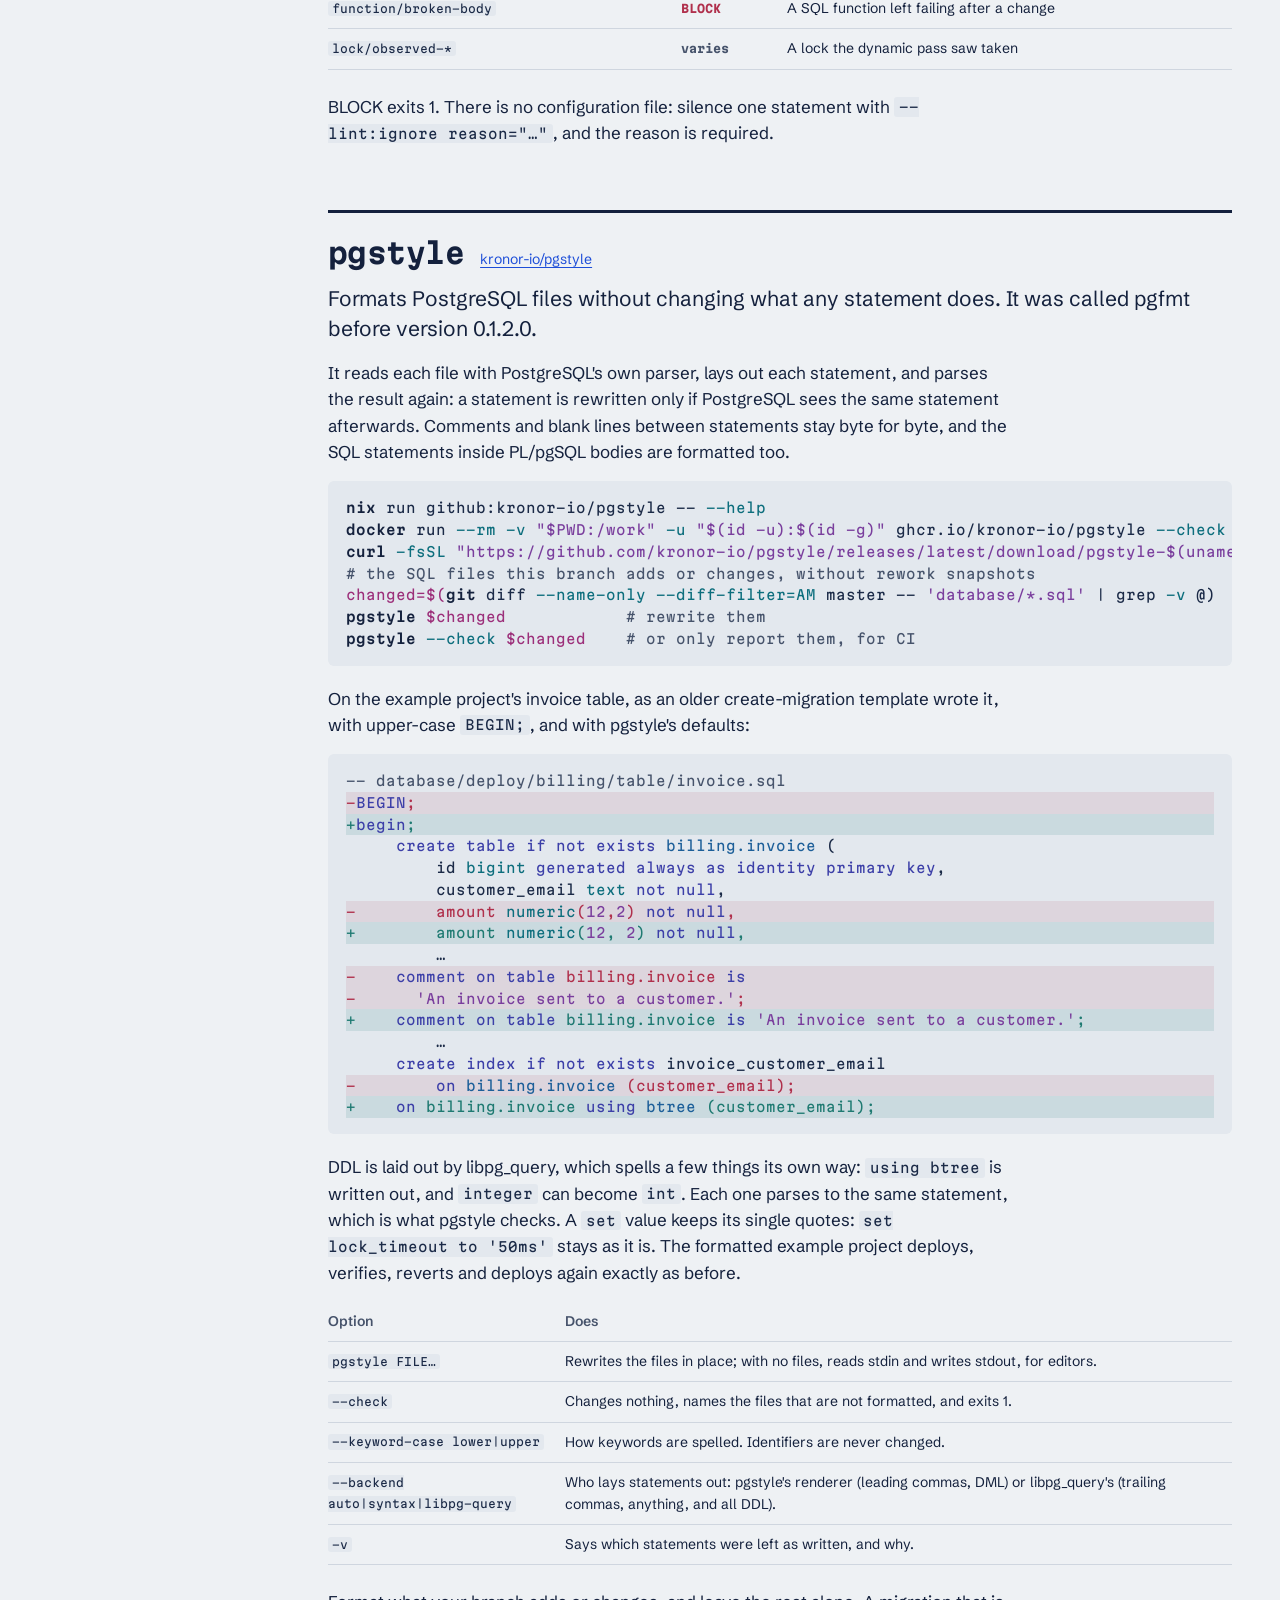
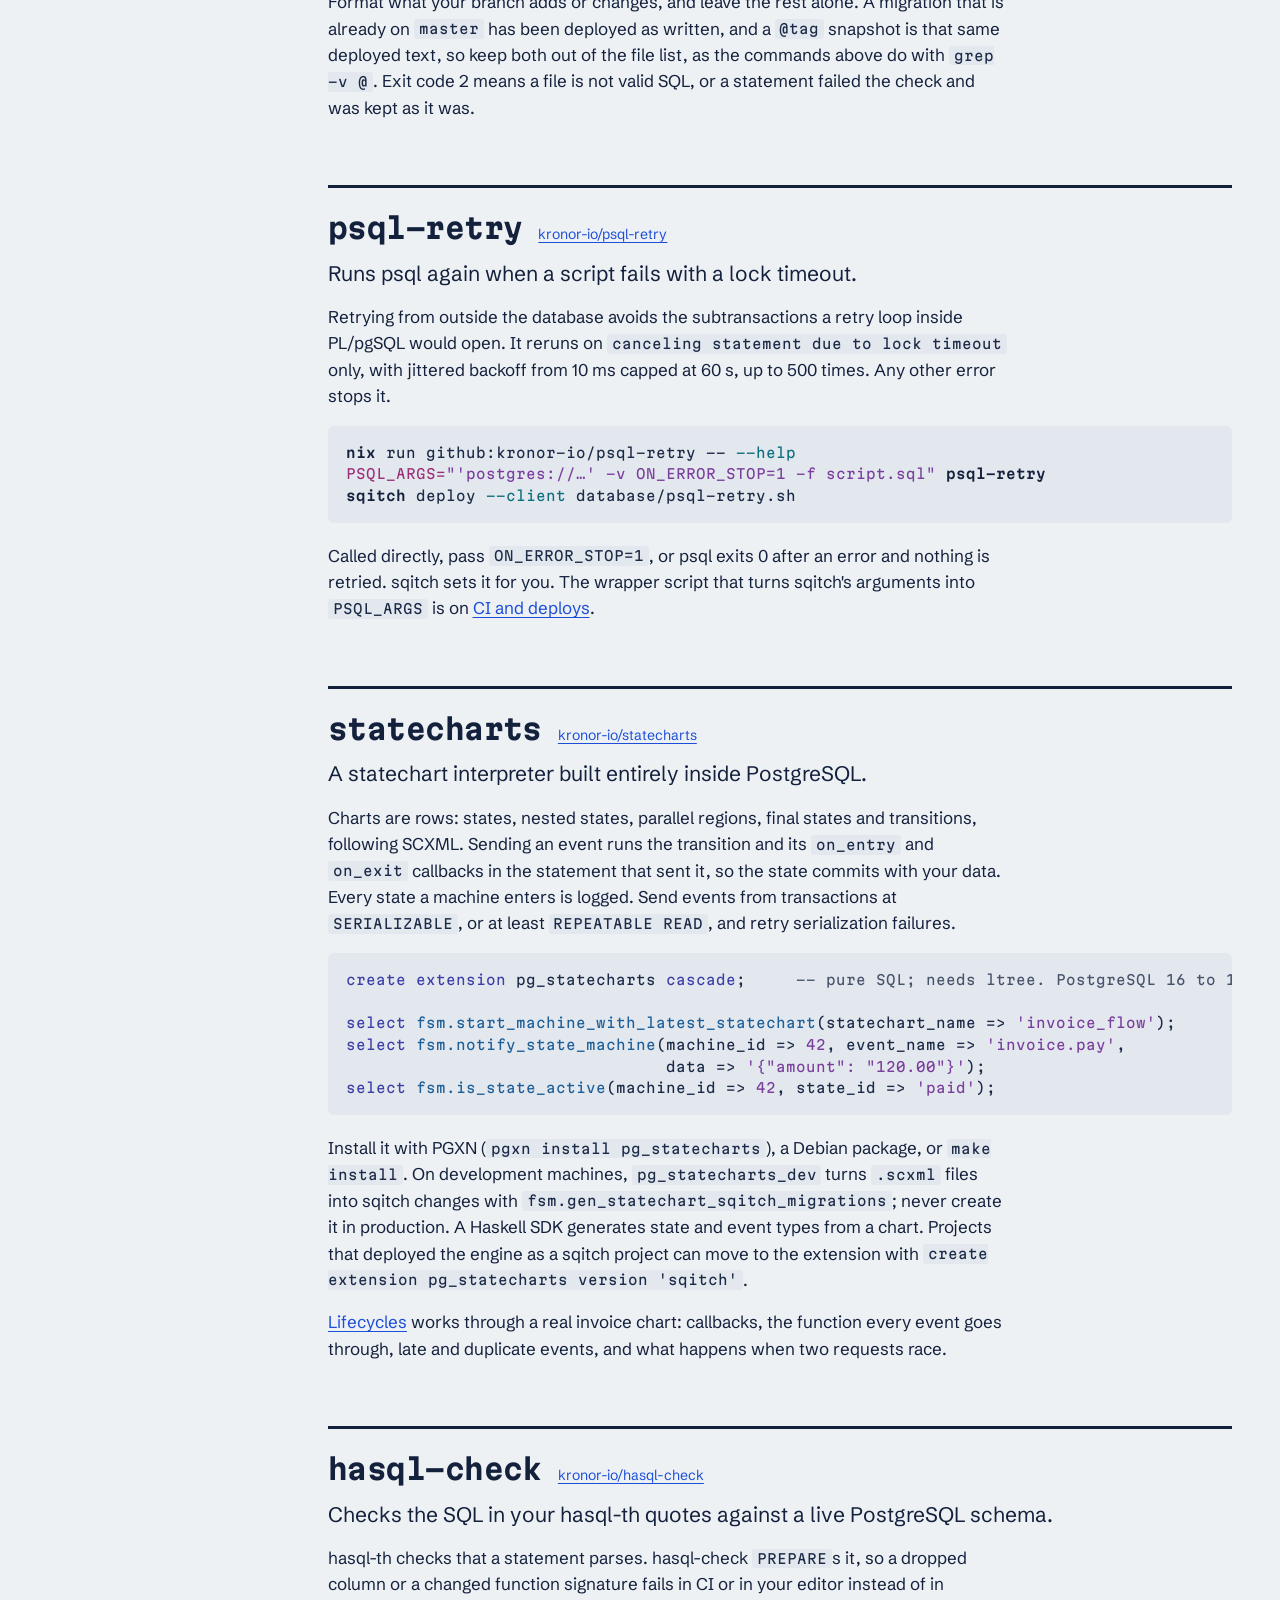
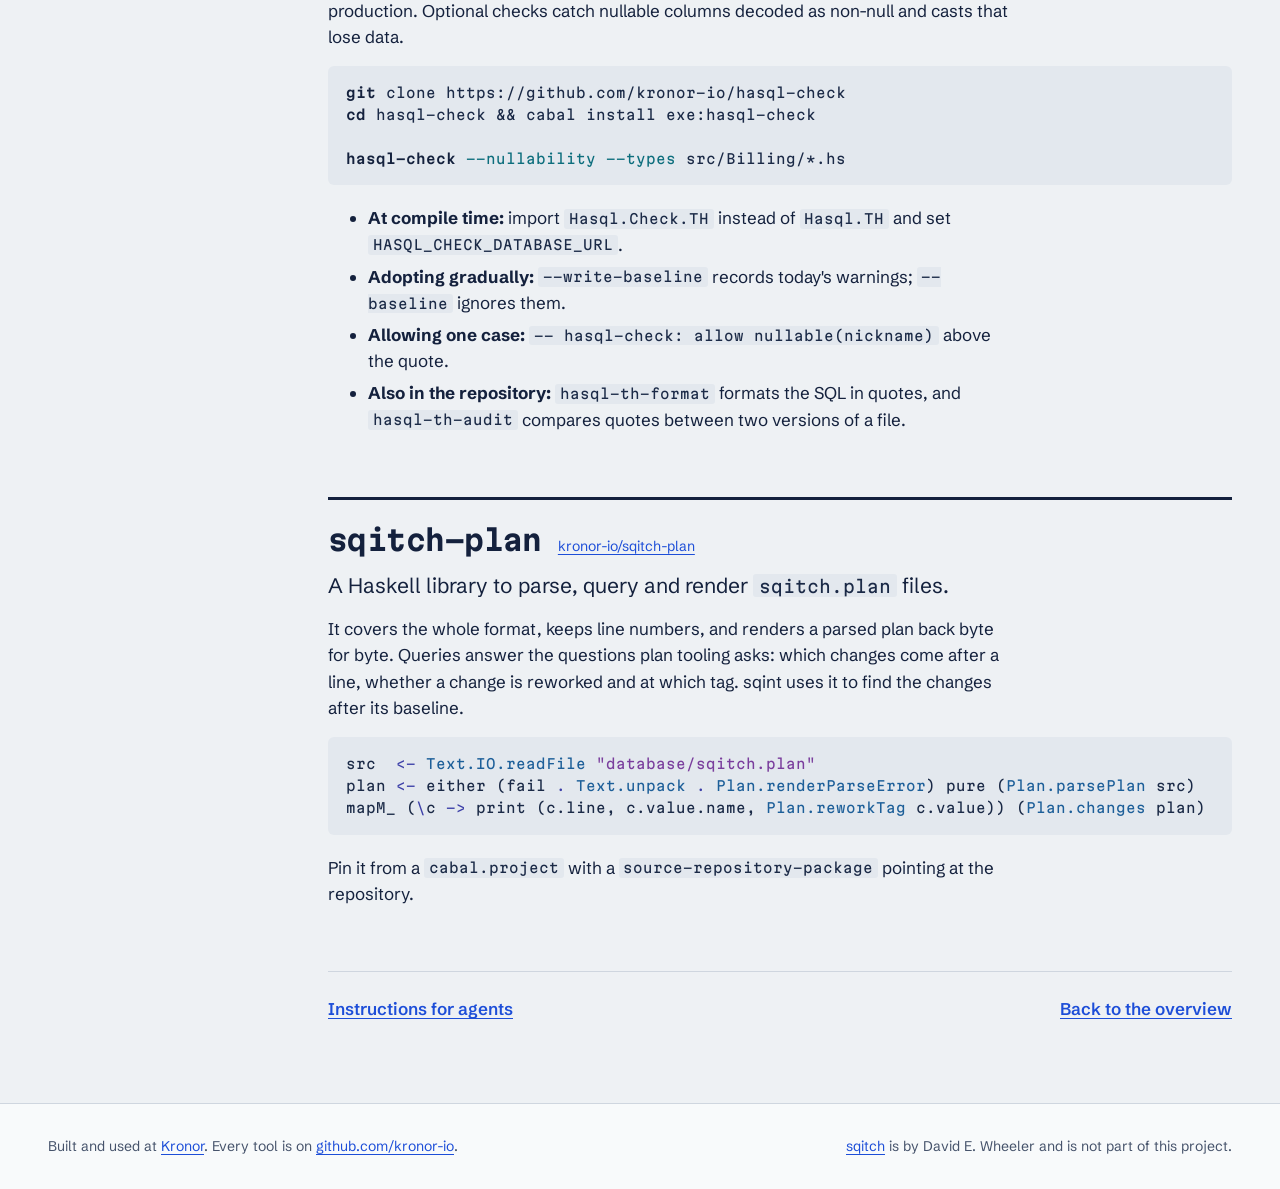
<file: tools.html>
<!doctype html>
<html lang="en">
<head>
<meta charset="utf-8">
<meta name="viewport" content="width=device-width, initial-scale=1">
<title>Tools · sqitchcraft</title>
<meta name="description" content="Reference for create-migration, sqiff, sqint, pgstyle, psql-retry, statecharts, hasql-check and sqitch-plan: what each does, how to install it, and its main commands.">
<link rel="preconnect" href="https://fonts.googleapis.com">
<link rel="preconnect" href="https://fonts.gstatic.com" crossorigin>
<link rel="stylesheet" href="https://fonts.googleapis.com/css2?family=Martian+Mono:wght@400;600&family=Schibsted+Grotesk:wght@400;600;700&display=swap">
<link rel="stylesheet" href="assets/style.css">
<link rel="icon" href="assets/mark.svg" type="image/svg+xml">
</head>
<body>
<a class="skip" href="#main">Skip to content</a>
<header class="top">
  <div class="top-inner">
    <a class="brand" href="index.html"><img src="assets/mark.svg" alt="" width="26" height="26">sqitchcraft</a>
    <nav aria-label="Site">
      <a href="layout.html">The layout</a>
      <a href="workflow.html">One change</a>
      <a href="functions.html">Functions</a>
      <a href="git.html">Git and review</a>
      <a href="pipeline.html">Shipping safely</a>
      <a href="architecture.html">Database design</a>
      <a href="lifecycles.html">Lifecycles</a>
      <a href="practices.html">Practices</a>
      <a href="agents.html">For agents</a>
      <a href="tools.html" aria-current="page">Tools</a>
    </nav>
  </div>
</header>

<main id="main" class="doc">
  <nav class="toc" aria-label="Tools">
    <p>Tools</p>
    <ul>
      <li><a href="#create-migration">create-migration</a></li>
      <li><a href="#sqiff">sqiff</a></li>
      <li><a href="#sqint">sqint</a></li>
      <li><a href="#pgstyle">pgstyle</a></li>
      <li><a href="#psql-retry">psql-retry</a></li>
      <li><a href="#statecharts">statecharts</a></li>
      <li><a href="#hasql-check">hasql-check</a></li>
      <li><a href="#sqitch-plan">sqitch-plan</a></li>
    </ul>
  </nav>

  <article>
    <h1>The tools</h1>
    <p class="lede">What each one does, how to install it, and the commands you will use most. Each repository's README has the full reference.</p>
    <div class="table-wrap">
    <table class="plain">
      <thead><tr><th>If you want to…</th><th>Use</th></tr></thead>
      <tbody>
        <tr><td>Change a table by editing its file</td><td><a href="#sqiff">sqiff</a></td></tr>
        <tr><td>Start a new object, or a change that takes several releases</td><td><a href="#create-migration">create-migration</a>, from the sqitch-with-templates repository</td></tr>
        <tr><td>Catch lock and rewrite hazards before review</td><td><a href="#sqint">sqint</a></td></tr>
        <tr><td>Keep SQL files in one format, without changing what they do</td><td><a href="#pgstyle">pgstyle</a></td></tr>
        <tr><td>Deploy to a busy database without queueing traffic</td><td><a href="#psql-retry">psql-retry</a></td></tr>
        <tr><td>Check a Haskell service's queries against the schema</td><td><a href="#hasql-check">hasql-check</a></td></tr>
        <tr><td>Enforce a lifecycle in the database</td><td><a href="#statecharts">statecharts</a>, installed as the <code>pg_statecharts</code> extension</td></tr>
        <tr><td>Build your own tooling on <code>sqitch.plan</code></td><td><a href="#sqitch-plan">sqitch-plan</a>, a Haskell library</td></tr>
      </tbody>
    </table>
    </div>

    <!-- create-migration -->
    <div class="tool-head" id="create-migration">
      <h2>create-migration</h2>
      <a href="https://github.com/kronor-io/sqitch-with-templates">kronor-io/sqitch-with-templates</a>
    </div>
    <p>Adds sqitch changes from templates that hold what we learned migrating a busy production database.</p>
    <p>It runs <code>sqitch add</code> with one of 20 templates and names the change after what it creates. The migration templates stop waiting for a lock after 50&nbsp;ms, the index templates build concurrently, constraints are added <code>not valid</code> and validated separately, and scripts that cannot run in a transaction are written to be run again. Missing values are asked for, with completion from your <code>deploy/</code> folders.</p>
<pre data-lang="shell">nix run github:kronor-io/sqitch-with-templates -- --help
nix profile install github:kronor-io/sqitch-with-templates</pre>
    <div class="table-wrap">
    <table class="plain">
      <thead><tr><th>Command</th><th>Writes</th></tr></thead>
      <tbody>
        <tr><td><code>table</code>, <code>view</code>, <code>domain</code></td><td>A new object in its own file</td></tr>
        <tr><td><code>function general</code>, <code>function statechart</code></td><td>A function, or a statechart callback taking <code>fsm_event_payload</code></td></tr>
        <tr><td><code>trigger row</code>, <code>trigger statement</code></td><td>A trigger and its function, under <code>trigger/&lt;table&gt;/</code></td></tr>
        <tr><td><code>migration</code></td><td>A dated, hand-written change with lock timeouts in place</td></tr>
        <tr><td><code>add-column</code>, <code>add-index</code>, <code>validate-constraint</code></td><td>One safe step each</td></tr>
        <tr><td><code>non-nullable-column</code></td><td>Five changes: add, check <code>not valid</code>, backfill, validate, <code>set not null</code></td></tr>
        <tr><td><code>bulk-update</code></td><td>A batched update that commits between batches</td></tr>
        <tr><td><code>rename-column-step-1</code>, <code>-step-2</code></td><td>A rename that old and new code survive</td></tr>
        <tr><td><code>add-index-partitioned</code>, <code>add-fk-partitioned</code></td><td>Per-partition builds for pg_partman tables</td></tr>
      </tbody>
    </table>
    </div>
    <p>Use <code>--db TARGET</code> for another target in <code>sqitch.conf</code>, and <code>--template-directory</code> for your own templates. The flake also builds <code>sqitchPg</code>, a sqitch with the templates installed, so plain <code>sqitch add --template add_column</code> works.</p>

    <!-- sqiff -->
    <div class="tool-head" id="sqiff">
      <h2>sqiff</h2>
      <a href="https://github.com/kronor-io/sqiff">kronor-io/sqiff</a>
    </div>
    <p>Compares PostgreSQL schemas and writes the difference as sqitch changes.</p>
    <p>Edit a table's <code>create table</code> file and sqiff writes the migration that gets an existing database there: dependent views, functions, constraints and policies dropped and recreated around it with their comments and grants, a revert for every step, and the hazards of each one. It reads both schemas from PostgreSQL's catalogs rather than parsing SQL.</p>
<pre data-lang="shell">nix run github:kronor-io/sqiff -- --help
docker run --rm -v "$PWD:/work" ghcr.io/kronor-io/sqiff --help
curl -fsSL "https://github.com/kronor-io/sqiff/releases/latest/download/sqiff-$(uname -m)-linux.tar.xz" | tar -xJ -C ~/.local</pre>
    <div class="table-wrap">
    <table class="plain">
      <thead><tr><th>Command</th><th>Does</th></tr></thead>
      <tbody>
        <tr><td><code>sqiff table FILE [--write]</code></td><td>The migration for an edited table file, compared with <code>master</code>. <code>--write</code> adds it and reworks the table.</td></tr>
        <tr><td><code>sqiff diff --from master|rev:REV|CONN [--to CONN]</code></td><td>What differs and what depends on it. Exits 1 on a difference.</td></tr>
        <tr><td><code>sqiff plan --from … [--to …]</code></td><td>The ordered SQL, each step with its hazards.</td></tr>
        <tr><td><code>sqiff sqitch --from … [--dry-run]</code></td><td>Writes that plan as sqitch changes.</td></tr>
        <tr><td><code>sqiff describe [--out DIR]</code></td><td>The schema as one file per object, to commit and review.</td></tr>
      </tbody>
    </table>
    </div>
    <p>Configure it in <code>sqiff.yaml</code> next to <code>sqitch.conf</code>: schemas to leave out, change-name patterns, create-migration's templates, and how to start the scratch database for <code>--from master</code>. It asks rather than guesses when a dropped and an added column might be a rename.</p>

    <!-- sqint -->
    <div class="tool-head" id="sqint">
      <h2>sqint</h2>
      <a href="https://github.com/kronor-io/sqint">kronor-io/sqint</a>
    </div>
    <p>Lints sqitch migrations for PostgreSQL lock and rewrite hazards.</p>
    <p>The static pass parses deploy scripts, PL/pgSQL bodies included, with PostgreSQL's own parser. The dynamic pass deploys each change into a scratch database and reports the locks it actually took, the casts the planner confirms defeat an index, and the functions a change left broken.</p>
<pre data-lang="shell">nix run github:kronor-io/sqint -- --help
sqint $(git diff --name-only main -- database/deploy)</pre>
    <div class="table-wrap">
    <table class="plain">
      <thead><tr><th>Rule</th><th>Severity</th><th>Reports</th></tr></thead>
      <tbody>
        <tr><td><code>lock/add-column</code></td><td><span class="sev block">BLOCK</span></td><td>A <code>not null</code> column without a default</td></tr>
        <tr><td><code>lock/add-constraint</code></td><td><span class="sev block">BLOCK</span></td><td>A check or foreign key without <code>not valid</code></td></tr>
        <tr><td><code>lock/alter-column-type</code></td><td><span class="sev block">BLOCK</span></td><td>A type change that rewrites the table</td></tr>
        <tr><td><code>lock/create-index</code></td><td><span class="sev warn">WARN</span></td><td>An index built without <code>concurrently</code></td></tr>
        <tr><td><code>index/cast-on-column</code></td><td><span class="sev warn">WARN</span></td><td>A cast on a column in a predicate</td></tr>
        <tr><td><code>index/defeated</code></td><td><span class="sev block">BLOCK</span></td><td>The planner confirms a sequential scan</td></tr>
        <tr><td><code>txn/set-local-across-commit</code></td><td><span class="sev block">BLOCK</span></td><td><code>set local</code> in a block that commits</td></tr>
        <tr><td><code>function/broken-body</code></td><td><span class="sev block">BLOCK</span></td><td>A SQL function left failing after a change</td></tr>
        <tr><td><code>lock/observed-*</code></td><td><span class="sev info">varies</span></td><td>A lock the dynamic pass saw taken</td></tr>
      </tbody>
    </table>
    </div>
    <p>BLOCK exits 1. There is no configuration file: silence one statement with <code>-- lint:ignore reason="…"</code>, and the reason is required.</p>

    <!-- pgstyle -->
    <div class="tool-head" id="pgstyle">
      <h2>pgstyle</h2>
      <a href="https://github.com/kronor-io/pgstyle">kronor-io/pgstyle</a>
    </div>
    <p>Formats PostgreSQL files without changing what any statement does. It was called pgfmt before version 0.1.2.0.</p>
    <p>It reads each file with PostgreSQL's own parser, lays out each statement, and parses the result again: a statement is rewritten only if PostgreSQL sees the same statement afterwards. Comments and blank lines between statements stay byte for byte, and the SQL statements inside PL/pgSQL bodies are formatted too.</p>
<pre data-lang="shell">nix run github:kronor-io/pgstyle -- --help
docker run --rm -v "$PWD:/work" -u "$(id -u):$(id -g)" ghcr.io/kronor-io/pgstyle --check migrations/*.sql
curl -fsSL "https://github.com/kronor-io/pgstyle/releases/latest/download/pgstyle-$(uname -m)-linux.tar.xz" | tar -xJ -C ~/.local
<span class="c"># the SQL files this branch adds or changes, without rework snapshots</span>
changed=$(git diff --name-only --diff-filter=AM master -- 'database/*.sql' | grep -v @)
pgstyle $changed            <span class="c"># rewrite them</span>
pgstyle --check $changed    <span class="c"># or only report them, for CI</span></pre>
    <p>On the example project's invoice table, as an older create-migration template wrote it, with upper-case <code>BEGIN;</code>, and with pgstyle's defaults:</p>
<pre data-lang="sql"><span class="c">-- database/deploy/billing/table/invoice.sql</span>
<span class="del">-BEGIN;</span>
<span class="add">+begin;</span>
     create table if not exists billing.invoice (
         id bigint generated always as identity primary key,
         customer_email text not null,
<span class="del">-        amount numeric(12,2) not null,</span>
<span class="add">+        amount numeric(12, 2) not null,</span>
         …
<span class="del">-    comment on table billing.invoice is</span>
<span class="del">-      'An invoice sent to a customer.';</span>
<span class="add">+    comment on table billing.invoice is 'An invoice sent to a customer.';</span>
         …
     create index if not exists invoice_customer_email
<span class="del">-        on billing.invoice (customer_email);</span>
<span class="add">+    on billing.invoice using btree (customer_email);</span></pre>
    <p>DDL is laid out by libpg_query, which spells a few things its own way: <code>using btree</code> is written out, and <code>integer</code> can become <code>int</code>. Each one parses to the same statement, which is what pgstyle checks. A <code>set</code> value keeps its single quotes: <code>set lock_timeout to '50ms'</code> stays as it is. The formatted example project deploys, verifies, reverts and deploys again exactly as before.</p>
    <div class="table-wrap">
    <table class="plain">
      <thead><tr><th>Option</th><th>Does</th></tr></thead>
      <tbody>
        <tr><td><code>pgstyle FILE…</code></td><td>Rewrites the files in place; with no files, reads stdin and writes stdout, for editors.</td></tr>
        <tr><td><code>--check</code></td><td>Changes nothing, names the files that are not formatted, and exits 1.</td></tr>
        <tr><td><code>--keyword-case lower|upper</code></td><td>How keywords are spelled. Identifiers are never changed.</td></tr>
        <tr><td><code>--backend auto|syntax|libpg-query</code></td><td>Who lays statements out: pgstyle's renderer (leading commas, DML) or libpg_query's (trailing commas, anything, and all DDL).</td></tr>
        <tr><td><code>-v</code></td><td>Says which statements were left as written, and why.</td></tr>
      </tbody>
    </table>
    </div>
    <p>Format what your branch adds or changes, and leave the rest alone. A migration that is already on <code>master</code> has been deployed as written, and a <code>@tag</code> snapshot is that same deployed text, so keep both out of the file list, as the commands above do with <code>grep -v @</code>. Exit code 2 means a file is not valid SQL, or a statement failed the check and was kept as it was.</p>

    <!-- psql-retry -->
    <div class="tool-head" id="psql-retry">
      <h2>psql-retry</h2>
      <a href="https://github.com/kronor-io/psql-retry">kronor-io/psql-retry</a>
    </div>
    <p>Runs psql again when a script fails with a lock timeout.</p>
    <p>Retrying from outside the database avoids the subtransactions a retry loop inside PL/pgSQL would open. It reruns on <code>canceling statement due to lock timeout</code> only, with jittered backoff from 10&nbsp;ms capped at 60&nbsp;s, up to 500 times. Any other error stops it.</p>
<pre data-lang="shell">nix run github:kronor-io/psql-retry -- --help
PSQL_ARGS="'postgres://…' -v ON_ERROR_STOP=1 -f script.sql" psql-retry
sqitch deploy --client database/psql-retry.sh</pre>
    <p>Called directly, pass <code>ON_ERROR_STOP=1</code>, or psql exits 0 after an error and nothing is retried. sqitch sets it for you. The wrapper script that turns sqitch's arguments into <code>PSQL_ARGS</code> is on <a href="pipeline.html#retry">CI and deploys</a>.</p>

    <!-- statecharts -->
    <div class="tool-head" id="statecharts">
      <h2>statecharts</h2>
      <a href="https://github.com/kronor-io/statecharts">kronor-io/statecharts</a>
    </div>
    <p>A statechart interpreter built entirely inside PostgreSQL.</p>
    <p>Charts are rows: states, nested states, parallel regions, final states and transitions, following SCXML. Sending an event runs the transition and its <code>on_entry</code> and <code>on_exit</code> callbacks in the statement that sent it, so the state commits with your data. Every state a machine enters is logged. Send events from transactions at <code>SERIALIZABLE</code>, or at least <code>REPEATABLE READ</code>, and retry serialization failures.</p>
<pre data-lang="sql">create extension pg_statecharts cascade;     <span class="c">-- pure SQL; needs ltree. PostgreSQL 16 to 18</span>

select fsm.start_machine_with_latest_statechart(statechart_name => 'invoice_flow');
select fsm.notify_state_machine(machine_id => 42, event_name => 'invoice.pay',
                                data => '{"amount": "120.00"}');
select fsm.is_state_active(machine_id => 42, state_id => 'paid');</pre>
    <p>Install it with PGXN (<code>pgxn install pg_statecharts</code>), a Debian package, or <code>make install</code>. On development machines, <code>pg_statecharts_dev</code> turns <code>.scxml</code> files into sqitch changes with <code>fsm.gen_statechart_sqitch_migrations</code>; never create it in production. A Haskell SDK generates state and event types from a chart. Projects that deployed the engine as a sqitch project can move to the extension with <code>create extension pg_statecharts version 'sqitch'</code>.</p>
    <p><a href="lifecycles.html">Lifecycles</a> works through a real invoice chart: callbacks, the function every event goes through, late and duplicate events, and what happens when two requests race.</p>

    <!-- hasql-check -->
    <div class="tool-head" id="hasql-check">
      <h2>hasql-check</h2>
      <a href="https://github.com/kronor-io/hasql-check">kronor-io/hasql-check</a>
    </div>
    <p>Checks the SQL in your hasql-th quotes against a live PostgreSQL schema.</p>
    <p>hasql-th checks that a statement parses. hasql-check <code>PREPARE</code>s it, so a dropped column or a changed function signature fails in CI or in your editor instead of in production. Optional checks catch nullable columns decoded as non-null and casts that lose data.</p>
<pre data-lang="shell">git clone https://github.com/kronor-io/hasql-check
cd hasql-check &amp;&amp; cabal install exe:hasql-check

hasql-check --nullability --types src/Billing/*.hs</pre>
    <ul>
      <li><strong>At compile time:</strong> import <code>Hasql.Check.TH</code> instead of <code>Hasql.TH</code> and set <code>HASQL_CHECK_DATABASE_URL</code>.</li>
      <li><strong>Adopting gradually:</strong> <code>--write-baseline</code> records today's warnings; <code>--baseline</code> ignores them.</li>
      <li><strong>Allowing one case:</strong> <code>-- hasql-check: allow nullable(nickname)</code> above the quote.</li>
      <li><strong>Also in the repository:</strong> <code>hasql-th-format</code> formats the SQL in quotes, and <code>hasql-th-audit</code> compares quotes between two versions of a file.</li>
    </ul>

    <!-- sqitch-plan -->
    <div class="tool-head" id="sqitch-plan">
      <h2>sqitch-plan</h2>
      <a href="https://github.com/kronor-io/sqitch-plan">kronor-io/sqitch-plan</a>
    </div>
    <p>A Haskell library to parse, query and render <code>sqitch.plan</code> files.</p>
    <p>It covers the whole format, keeps line numbers, and renders a parsed plan back byte for byte. Queries answer the questions plan tooling asks: which changes come after a line, whether a change is reworked and at which tag. sqint uses it to find the changes after its baseline.</p>
<pre data-lang="hs">src  &lt;- Text.IO.readFile "database/sqitch.plan"
plan &lt;- either (fail . Text.unpack . Plan.renderParseError) pure (Plan.parsePlan src)
mapM_ (\c -> print (c.line, c.value.name, Plan.reworkTag c.value)) (Plan.changes plan)</pre>
    <p>Pin it from a <code>cabal.project</code> with a <code>source-repository-package</code> pointing at the repository.</p>

    <div class="next">
      <a href="agents.html">Instructions for agents</a>
      <a href="index.html">Back to the overview</a>
    </div>
  </article>
</main>

<footer>
  <div class="inner">
    <p>Built and used at <a href="https://kronor.io">Kronor</a>. Every tool is on <a href="https://github.com/kronor-io">github.com/kronor-io</a>.</p>
    <p><a href="https://sqitch.org">sqitch</a> is by David E. Wheeler and is not part of this project.</p>
  </div>
</footer>
<script src="assets/highlight.js" defer></script>
</body>
</html>
</file>
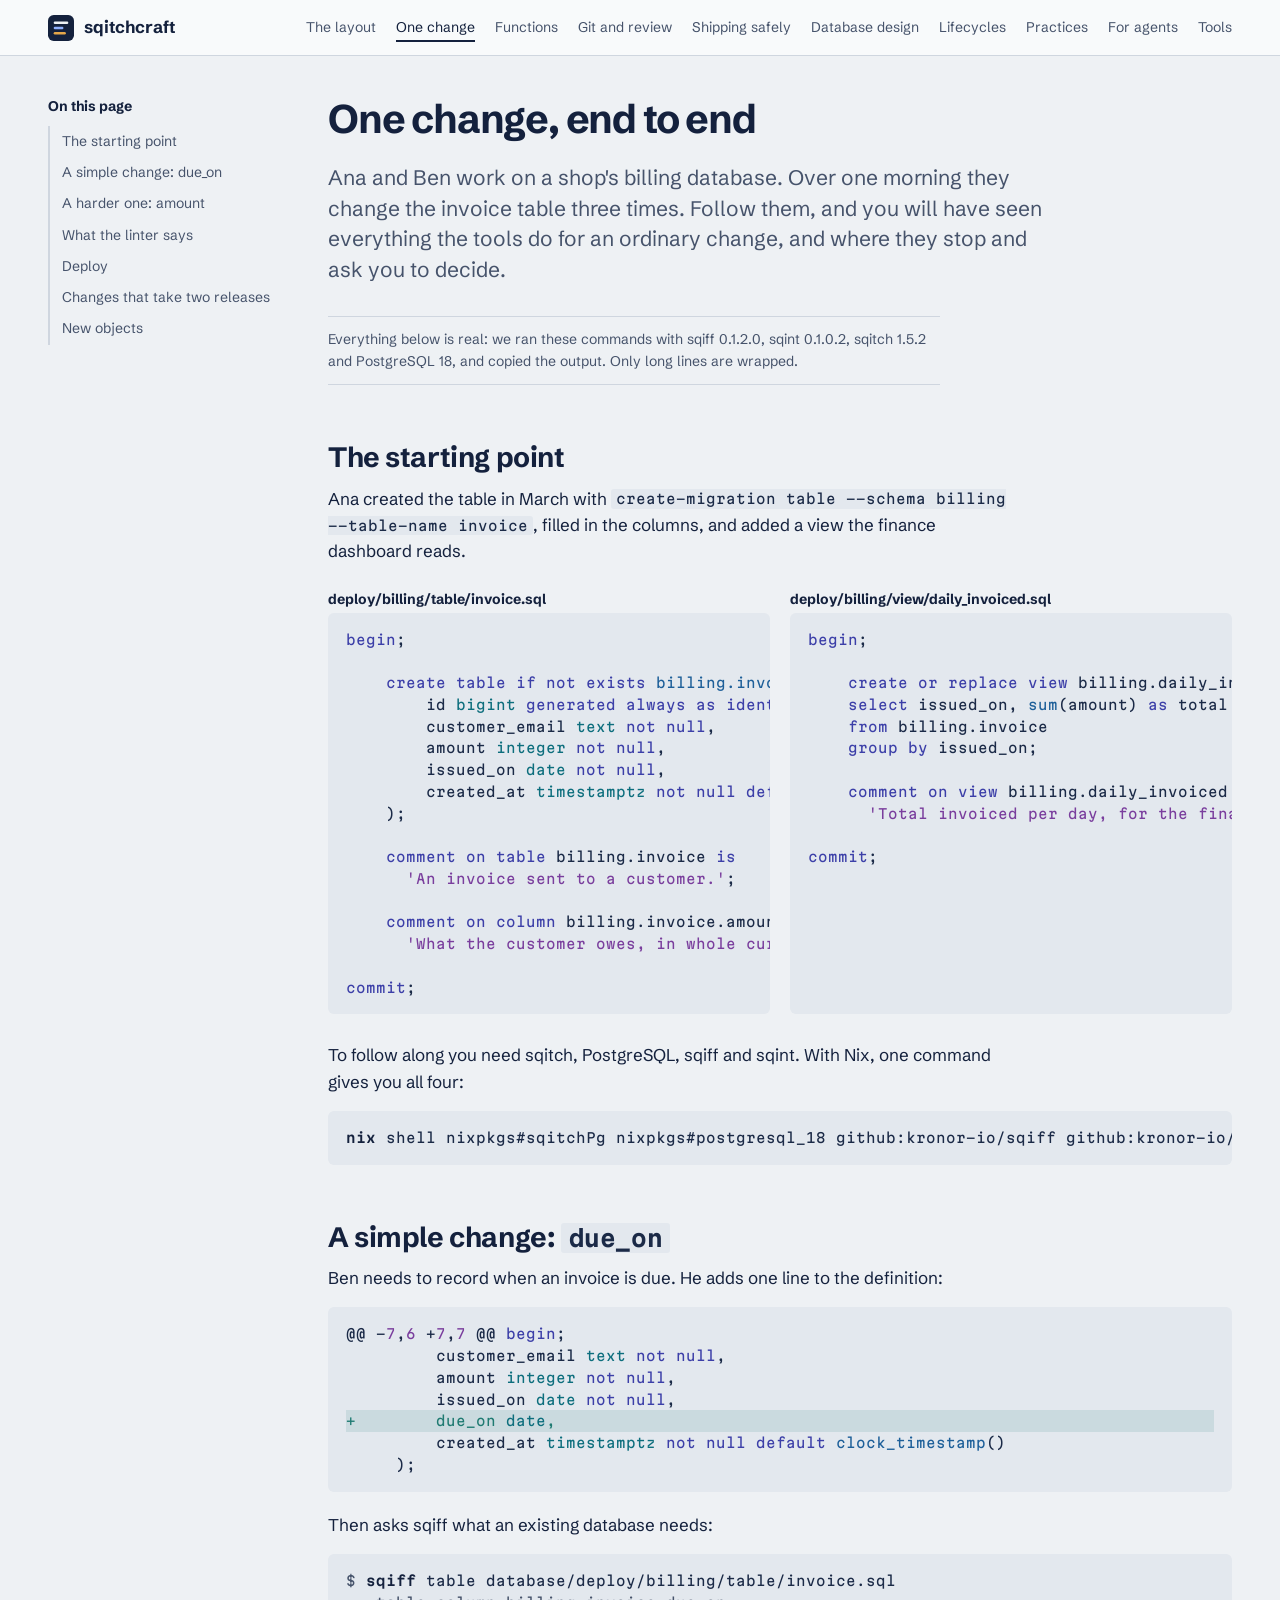
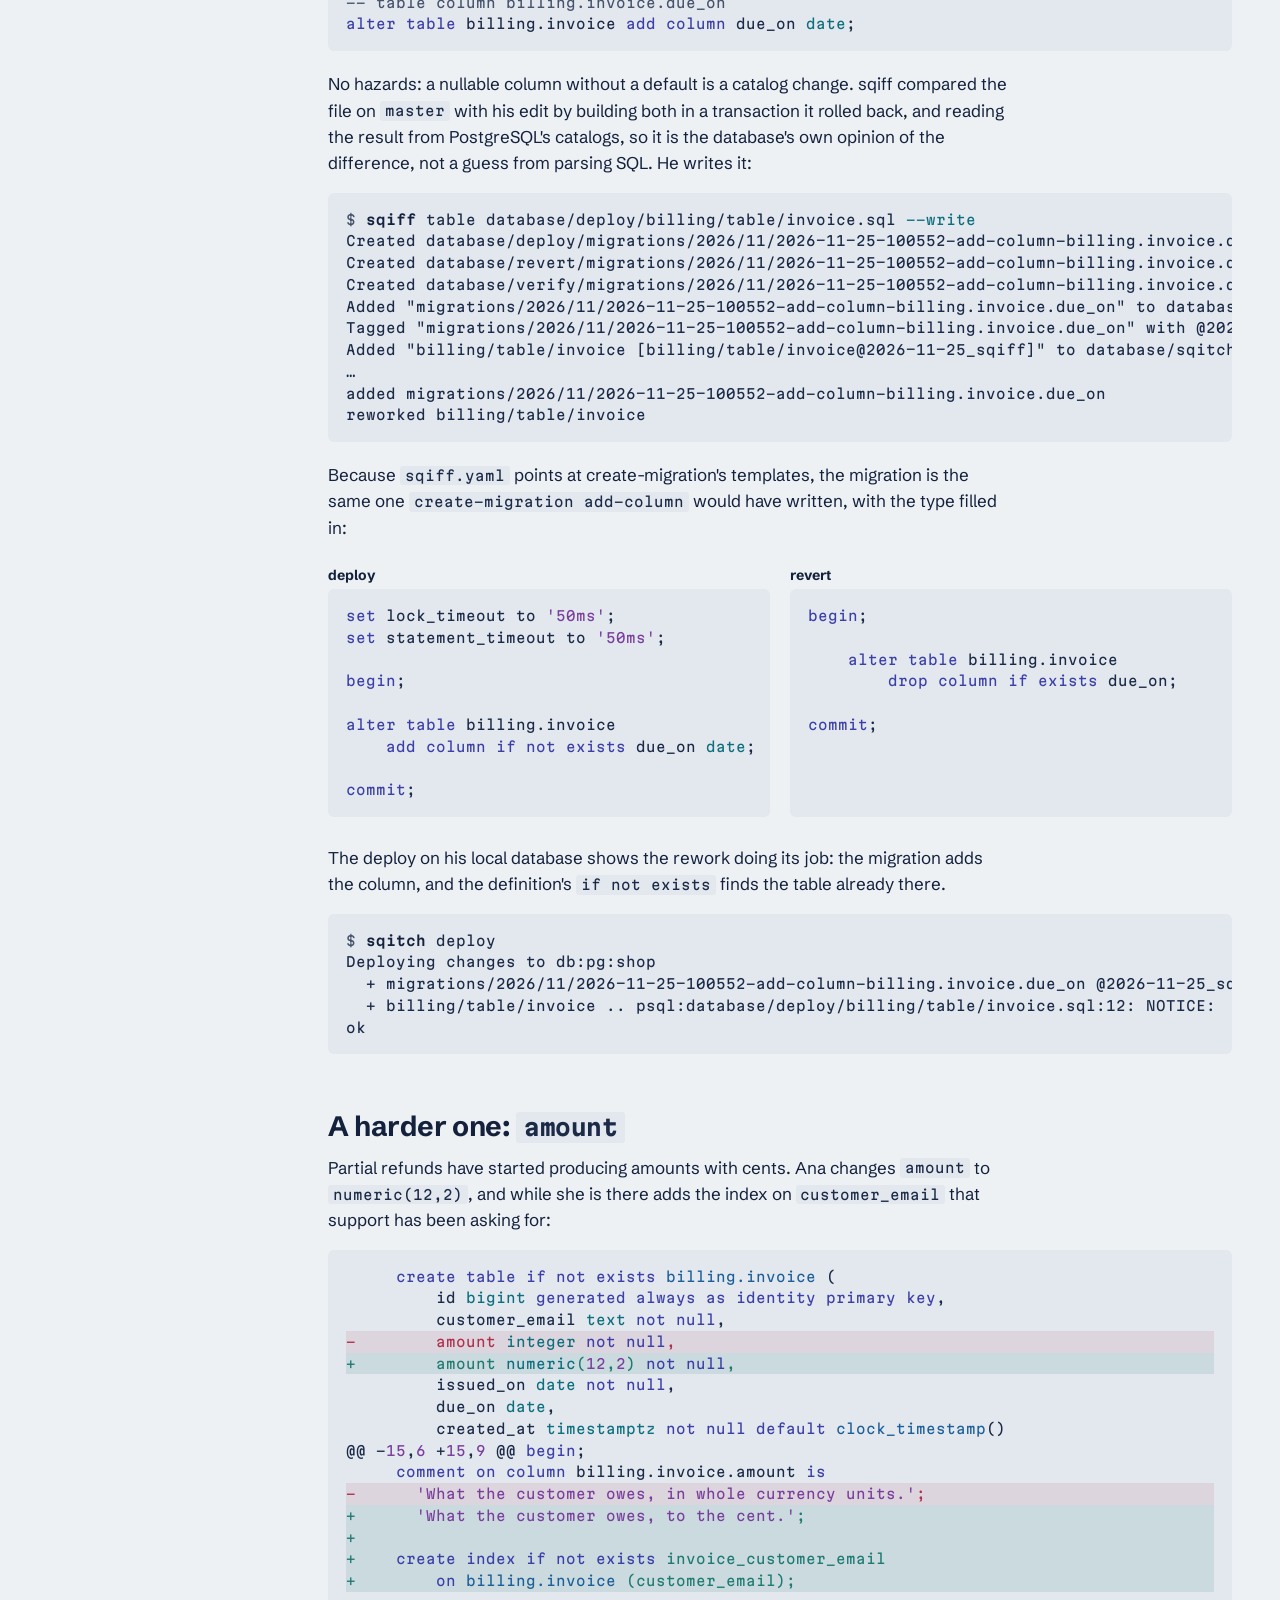
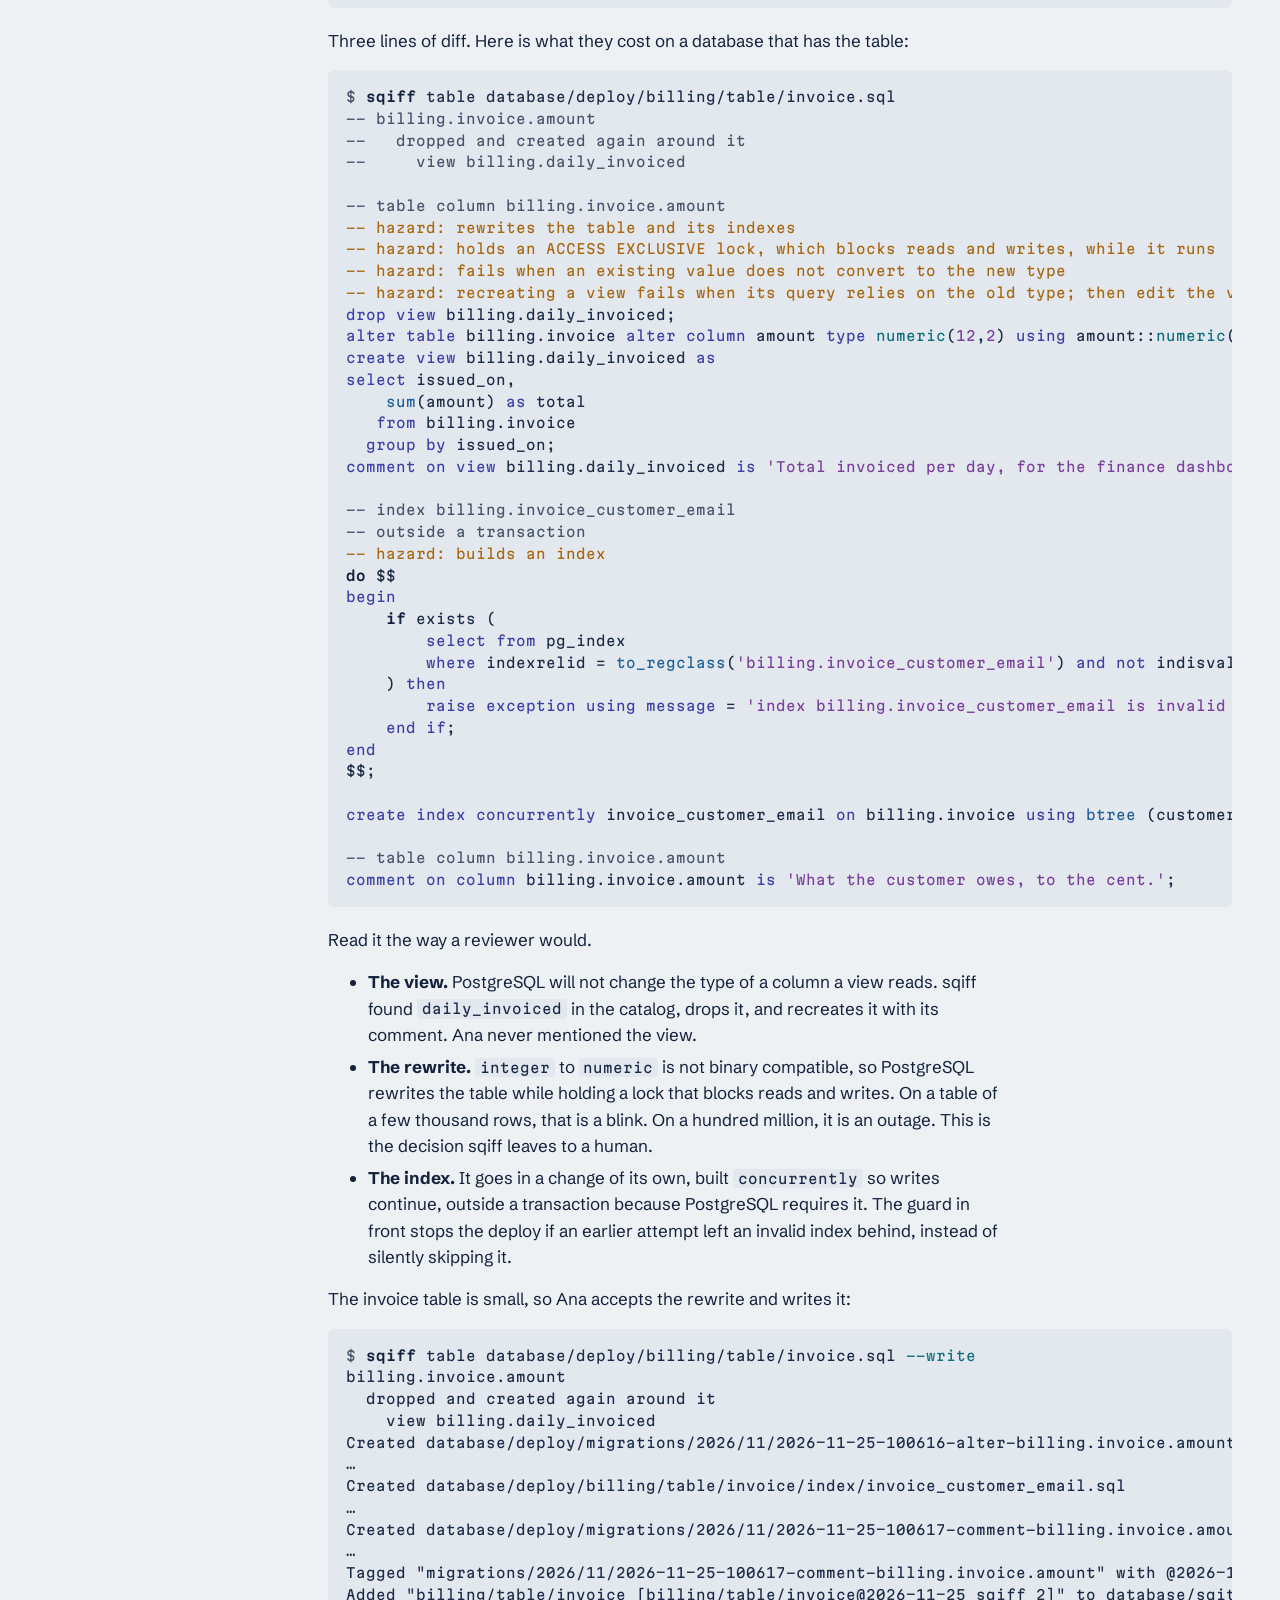
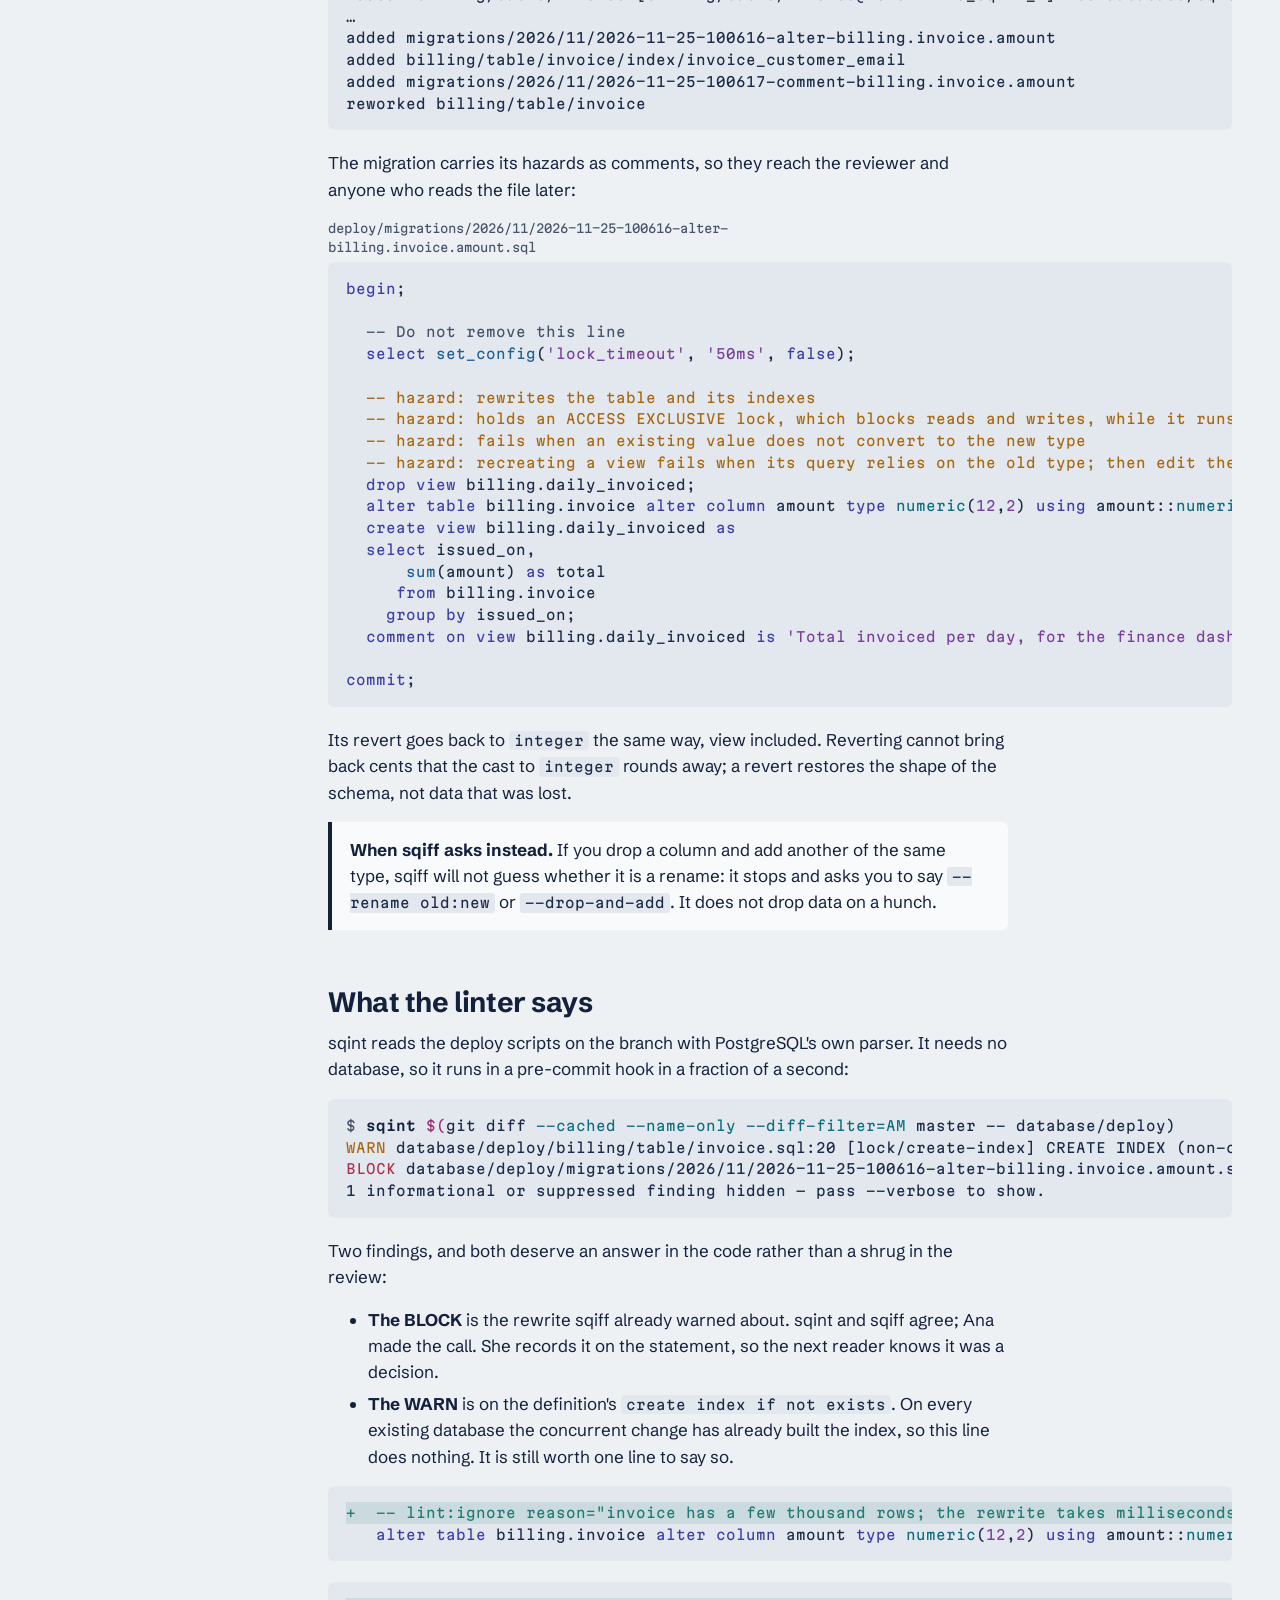
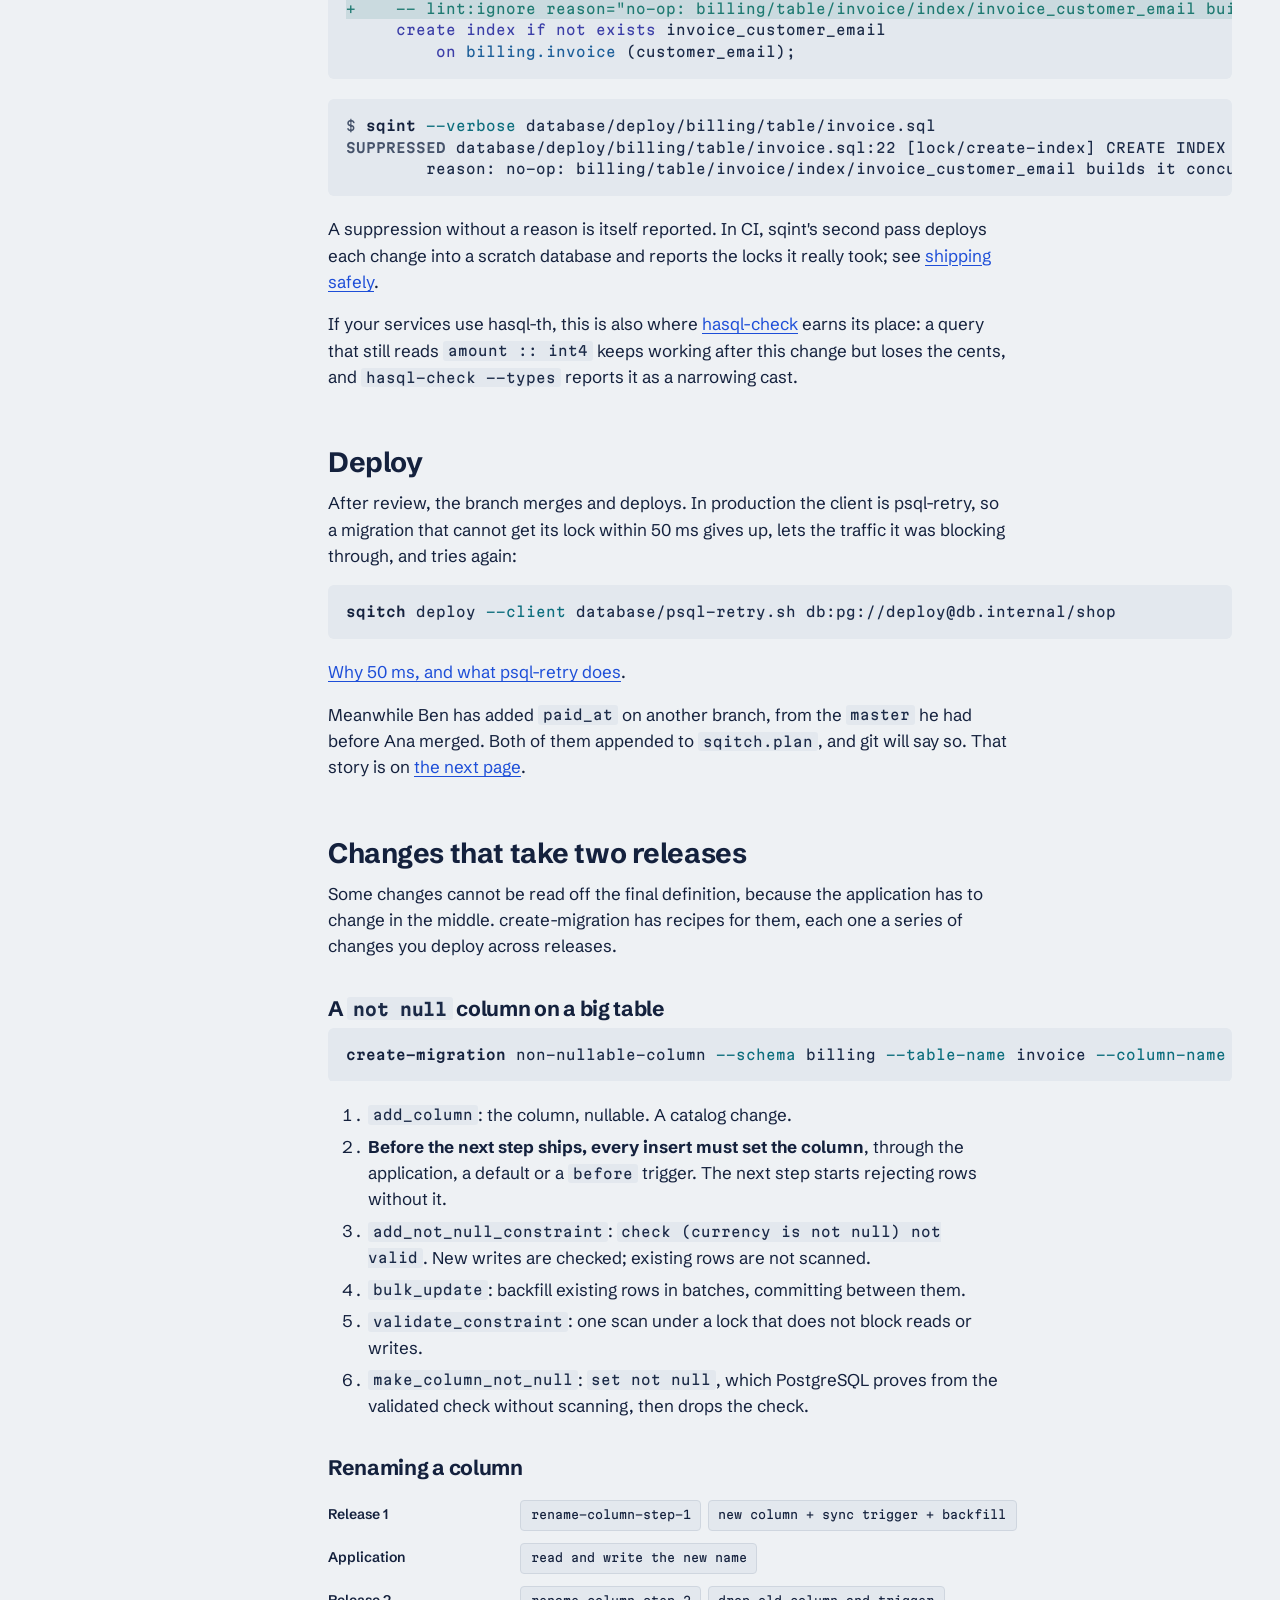
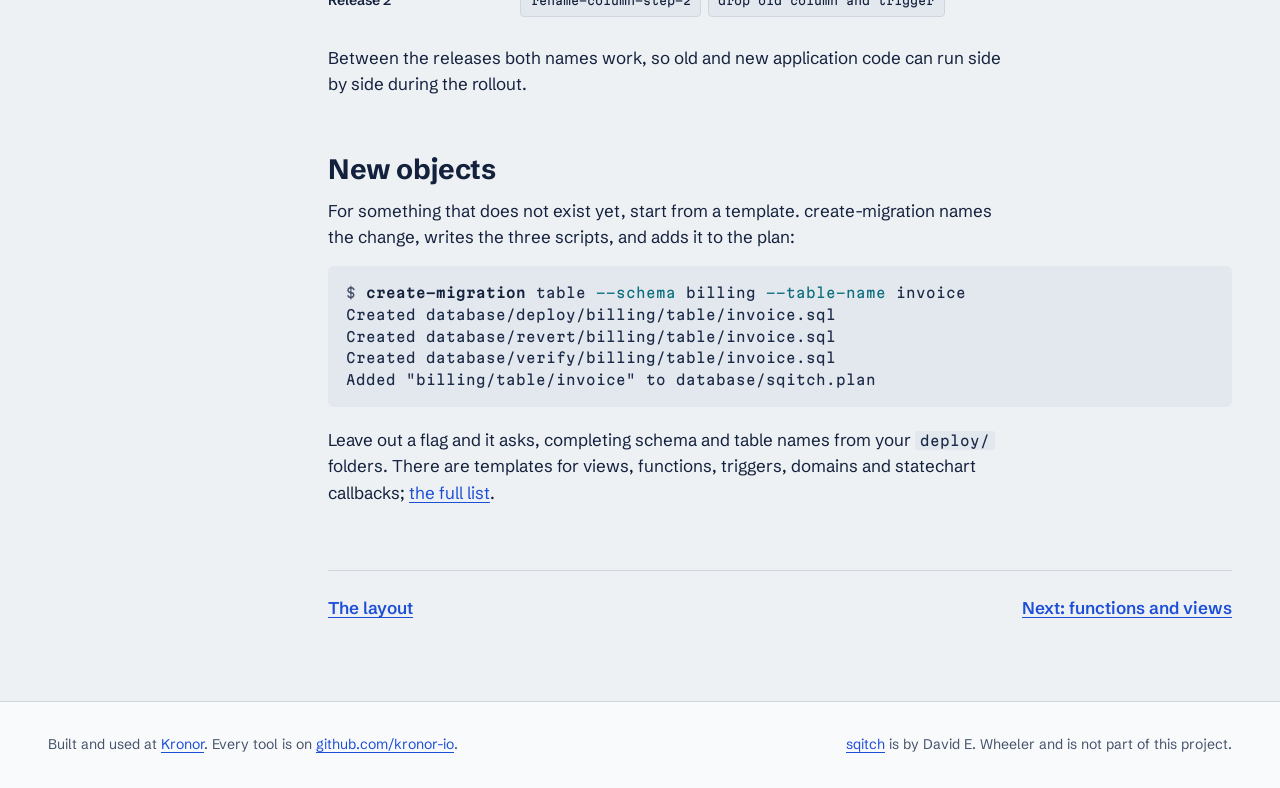
<file: workflow.html>
<!doctype html>
<html lang="en">
<head>
<meta charset="utf-8">
<meta name="viewport" content="width=device-width, initial-scale=1">
<title>One change · sqitchcraft</title>
<meta name="description" content="Two developers change an invoice table three times. Every command and every line of output, from the edit to the deploy.">
<link rel="preconnect" href="https://fonts.googleapis.com">
<link rel="preconnect" href="https://fonts.gstatic.com" crossorigin>
<link rel="stylesheet" href="https://fonts.googleapis.com/css2?family=Martian+Mono:wght@400;600&family=Schibsted+Grotesk:wght@400;600;700&display=swap">
<link rel="stylesheet" href="assets/style.css">
<link rel="icon" href="assets/mark.svg" type="image/svg+xml">
</head>
<body>
<a class="skip" href="#main">Skip to content</a>
<header class="top">
  <div class="top-inner">
    <a class="brand" href="index.html"><img src="assets/mark.svg" alt="" width="26" height="26">sqitchcraft</a>
    <nav aria-label="Site">
      <a href="layout.html">The layout</a>
      <a href="workflow.html" aria-current="page">One change</a>
      <a href="functions.html">Functions</a>
      <a href="git.html">Git and review</a>
      <a href="pipeline.html">Shipping safely</a>
      <a href="architecture.html">Database design</a>
      <a href="lifecycles.html">Lifecycles</a>
      <a href="practices.html">Practices</a>
      <a href="agents.html">For agents</a>
      <a href="tools.html">Tools</a>
    </nav>
  </div>
</header>

<main id="main" class="doc">
  <nav class="toc" aria-label="On this page">
    <p>On this page</p>
    <ol>
      <li><a href="#start">The starting point</a></li>
      <li><a href="#simple">A simple change: due_on</a></li>
      <li><a href="#hard">A harder one: amount</a></li>
      <li><a href="#lint">What the linter says</a></li>
      <li><a href="#deploy">Deploy</a></li>
      <li><a href="#releases">Changes that take two releases</a></li>
      <li><a href="#new">New objects</a></li>
    </ol>
  </nav>

  <article>
    <h1>One change, end to end</h1>
    <p class="lede">Ana and Ben work on a shop's billing database. Over one morning they change the invoice table three times. Follow them, and you will have seen everything the tools do for an ordinary change, and where they stop and ask you to decide.</p>
    <p class="outcome">Everything below is real: we ran these commands with sqiff 0.1.2.0, sqint 0.1.0.2, sqitch 1.5.2 and PostgreSQL 18, and copied the output. Only long lines are wrapped.</p>

    <h2 id="start">The starting point</h2>
    <p>Ana created the table in March with <code>create-migration table --schema billing --table-name invoice</code>, filled in the columns, and added a view the finance dashboard reads.</p>
    <div class="compare">
      <div class="pane">
        <p class="pane-label">deploy/billing/table/invoice.sql</p>
<pre data-lang="sql">begin;

    create table if not exists billing.invoice (
        id bigint generated always as identity primary key,
        customer_email text not null,
        amount integer not null,
        issued_on date not null,
        created_at timestamptz not null default clock_timestamp()
    );

    comment on table billing.invoice is
      'An invoice sent to a customer.';

    comment on column billing.invoice.amount is
      'What the customer owes, in whole currency units.';

commit;</pre>
      </div>
      <div class="pane">
        <p class="pane-label">deploy/billing/view/daily_invoiced.sql</p>
<pre data-lang="sql">begin;

    create or replace view billing.daily_invoiced as
    select issued_on, sum(amount) as total
    from billing.invoice
    group by issued_on;

    comment on view billing.daily_invoiced is
      'Total invoiced per day, for the finance dashboard.';

commit;</pre>
      </div>
    </div>
    <p>To follow along you need sqitch, PostgreSQL, sqiff and sqint. With Nix, one command gives you all four:</p>
<pre data-lang="shell">nix shell nixpkgs#sqitchPg nixpkgs#postgresql_18 github:kronor-io/sqiff github:kronor-io/sqint</pre>

    <h2 id="simple">A simple change: <code>due_on</code></h2>
    <p>Ben needs to record when an invoice is due. He adds one line to the definition:</p>
<pre data-lang="sql">@@ -7,6 +7,7 @@ begin;
         customer_email text not null,
         amount integer not null,
         issued_on date not null,
<span class="add">+        due_on date,</span>
         created_at timestamptz not null default clock_timestamp()
     );</pre>
    <p>Then asks sqiff what an existing database needs:</p>
<pre data-lang="shell"><span class="p">$ </span>sqiff table database/deploy/billing/table/invoice.sql
<span class="c">-- table column billing.invoice.due_on</span>
alter table billing.invoice add column due_on date;</pre>
    <p>No hazards: a nullable column without a default is a catalog change. sqiff compared the file on <code>master</code> with his edit by building both in a transaction it rolled back, and reading the result from PostgreSQL's catalogs, so it is the database's own opinion of the difference, not a guess from parsing SQL. He writes it:</p>
<pre data-lang="shell"><span class="p">$ </span>sqiff table database/deploy/billing/table/invoice.sql --write
Created database/deploy/migrations/2026/11/2026-11-25-100552-add-column-billing.invoice.due_on.sql
Created database/revert/migrations/2026/11/2026-11-25-100552-add-column-billing.invoice.due_on.sql
Created database/verify/migrations/2026/11/2026-11-25-100552-add-column-billing.invoice.due_on.sql
Added "migrations/2026/11/2026-11-25-100552-add-column-billing.invoice.due_on" to database/sqitch.plan
Tagged "migrations/2026/11/2026-11-25-100552-add-column-billing.invoice.due_on" with @2026-11-25_sqiff in database/sqitch.plan
Added "billing/table/invoice [billing/table/invoice@2026-11-25_sqiff]" to database/sqitch.plan.
…
added migrations/2026/11/2026-11-25-100552-add-column-billing.invoice.due_on
reworked billing/table/invoice</pre>
    <p>Because <code>sqiff.yaml</code> points at create-migration's templates, the migration is the same one <code>create-migration add-column</code> would have written, with the type filled in:</p>
    <div class="compare">
      <div class="pane">
        <p class="pane-label">deploy</p>
<pre data-lang="sql">set lock_timeout to '50ms';
set statement_timeout to '50ms';

begin;

alter table billing.invoice
    add column if not exists due_on date;

commit;</pre>
      </div>
      <div class="pane">
        <p class="pane-label">revert</p>
<pre data-lang="sql">begin;

    alter table billing.invoice
        drop column if exists due_on;

commit;</pre>
      </div>
    </div>
    <p>The deploy on his local database shows the rework doing its job: the migration adds the column, and the definition's <code>if not exists</code> finds the table already there.</p>
<pre data-lang="shell"><span class="p">$ </span>sqitch deploy
Deploying changes to db:pg:shop
  + migrations/2026/11/2026-11-25-100552-add-column-billing.invoice.due_on @2026-11-25_sqiff .. ok
  + billing/table/invoice .. psql:database/deploy/billing/table/invoice.sql:12: NOTICE:  relation "invoice" already exists, skipping
ok</pre>

    <h2 id="hard">A harder one: <code>amount</code></h2>
    <p>Partial refunds have started producing amounts with cents. Ana changes <code>amount</code> to <code>numeric(12,2)</code>, and while she is there adds the index on <code>customer_email</code> that support has been asking for:</p>
<pre data-lang="sql">     create table if not exists billing.invoice (
         id bigint generated always as identity primary key,
         customer_email text not null,
<span class="del">-        amount integer not null,</span>
<span class="add">+        amount numeric(12,2) not null,</span>
         issued_on date not null,
         due_on date,
         created_at timestamptz not null default clock_timestamp()
@@ -15,6 +15,9 @@ begin;
     comment on column billing.invoice.amount is
<span class="del">-      'What the customer owes, in whole currency units.';</span>
<span class="add">+      'What the customer owes, to the cent.';</span>
<span class="add">+</span>
<span class="add">+    create index if not exists invoice_customer_email</span>
<span class="add">+        on billing.invoice (customer_email);</span></pre>
    <p>Three lines of diff. Here is what they cost on a database that has the table:</p>
<pre data-lang="shell"><span class="p">$ </span>sqiff table database/deploy/billing/table/invoice.sql
<span class="c">-- billing.invoice.amount
--   dropped and created again around it
--     view billing.daily_invoiced

-- table column billing.invoice.amount</span>
<span class="w">-- hazard: rewrites the table and its indexes
-- hazard: holds an ACCESS EXCLUSIVE lock, which blocks reads and writes, while it runs
-- hazard: fails when an existing value does not convert to the new type
-- hazard: recreating a view fails when its query relies on the old type; then edit the view</span>
drop view billing.daily_invoiced;
alter table billing.invoice alter column amount type numeric(12,2) using amount::numeric(12,2);
create view billing.daily_invoiced as
select issued_on,
    sum(amount) as total
   from billing.invoice
  group by issued_on;
comment on view billing.daily_invoiced is 'Total invoiced per day, for the finance dashboard.';

<span class="c">-- index billing.invoice_customer_email
-- outside a transaction</span>
<span class="w">-- hazard: builds an index</span>
do $$
begin
    if exists (
        select from pg_index
        where indexrelid = to_regclass('billing.invoice_customer_email') and not indisvalid
    ) then
        raise exception using message = 'index billing.invoice_customer_email is invalid from an earlier failed build; drop it first';
    end if;
end
$$;

create index concurrently invoice_customer_email on billing.invoice using btree (customer_email);

<span class="c">-- table column billing.invoice.amount</span>
comment on column billing.invoice.amount is 'What the customer owes, to the cent.';</pre>
    <p>Read it the way a reviewer would.</p>
    <ul>
      <li><strong>The view.</strong> PostgreSQL will not change the type of a column a view reads. sqiff found <code>daily_invoiced</code> in the catalog, drops it, and recreates it with its comment. Ana never mentioned the view.</li>
      <li><strong>The rewrite.</strong> <code>integer</code> to <code>numeric</code> is not binary compatible, so PostgreSQL rewrites the table while holding a lock that blocks reads and writes. On a table of a few thousand rows, that is a blink. On a hundred million, it is an outage. This is the decision sqiff leaves to a human.</li>
      <li><strong>The index.</strong> It goes in a change of its own, built <code>concurrently</code> so writes continue, outside a transaction because PostgreSQL requires it. The guard in front stops the deploy if an earlier attempt left an invalid index behind, instead of silently skipping it.</li>
    </ul>
    <p>The invoice table is small, so Ana accepts the rewrite and writes it:</p>
<pre data-lang="shell"><span class="p">$ </span>sqiff table database/deploy/billing/table/invoice.sql --write
billing.invoice.amount
  dropped and created again around it
    view billing.daily_invoiced
Created database/deploy/migrations/2026/11/2026-11-25-100616-alter-billing.invoice.amount.sql
…
Created database/deploy/billing/table/invoice/index/invoice_customer_email.sql
…
Created database/deploy/migrations/2026/11/2026-11-25-100617-comment-billing.invoice.amount.sql
…
Tagged "migrations/2026/11/2026-11-25-100617-comment-billing.invoice.amount" with @2026-11-25_sqiff_2 in database/sqitch.plan
Added "billing/table/invoice [billing/table/invoice@2026-11-25_sqiff_2]" to database/sqitch.plan.
…
added migrations/2026/11/2026-11-25-100616-alter-billing.invoice.amount
added billing/table/invoice/index/invoice_customer_email
added migrations/2026/11/2026-11-25-100617-comment-billing.invoice.amount
reworked billing/table/invoice</pre>
    <p>The migration carries its hazards as comments, so they reach the reviewer and anyone who reads the file later:</p>
    <p class="filename">deploy/migrations/2026/11/2026-11-25-100616-alter-billing.invoice.amount.sql</p>
<pre data-lang="sql">begin;

  -- Do not remove this line
  select set_config('lock_timeout', '50ms', false);

<span class="w">  -- hazard: rewrites the table and its indexes
  -- hazard: holds an ACCESS EXCLUSIVE lock, which blocks reads and writes, while it runs
  -- hazard: fails when an existing value does not convert to the new type
  -- hazard: recreating a view fails when its query relies on the old type; then edit the view</span>
  drop view billing.daily_invoiced;
  alter table billing.invoice alter column amount type numeric(12,2) using amount::numeric(12,2);
  create view billing.daily_invoiced as
  select issued_on,
      sum(amount) as total
     from billing.invoice
    group by issued_on;
  comment on view billing.daily_invoiced is 'Total invoiced per day, for the finance dashboard.';

commit;</pre>
    <p>Its revert goes back to <code>integer</code> the same way, view included. Reverting cannot bring back cents that the cast to <code>integer</code> rounds away; a revert restores the shape of the schema, not data that was lost.</p>
    <div class="callout">
      <p><strong>When sqiff asks instead.</strong> If you drop a column and add another of the same type, sqiff will not guess whether it is a rename: it stops and asks you to say <code>--rename old:new</code> or <code>--drop-and-add</code>. It does not drop data on a hunch.</p>
    </div>

    <h2 id="lint">What the linter says</h2>
    <p>sqint reads the deploy scripts on the branch with PostgreSQL's own parser. It needs no database, so it runs in a pre-commit hook in a fraction of a second:</p>
<pre data-lang="shell"><span class="p">$ </span>sqint $(git diff --cached --name-only --diff-filter=AM master -- database/deploy)
<span class="w">WARN</span> database/deploy/billing/table/invoice.sql:20 [lock/create-index] CREATE INDEX (non-concurrent) — Share lock blocks writes for the duration of the build
<span class="b">BLOCK</span> database/deploy/migrations/2026/11/2026-11-25-100616-alter-billing.invoice.amount.sql:13 [lock/alter-column-type] ALTER COLUMN TYPE — table rewrite under AccessExclusiveLock unless binary-coercible
1 informational or suppressed finding hidden — pass --verbose to show.</pre>
    <p>Two findings, and both deserve an answer in the code rather than a shrug in the review:</p>
    <ul>
      <li><strong>The BLOCK</strong> is the rewrite sqiff already warned about. sqint and sqiff agree; Ana made the call. She records it on the statement, so the next reader knows it was a decision.</li>
      <li><strong>The WARN</strong> is on the definition's <code>create index if not exists</code>. On every existing database the concurrent change has already built the index, so this line does nothing. It is still worth one line to say so.</li>
    </ul>
<pre data-lang="sql"><span class="add">+  -- lint:ignore reason="invoice has a few thousand rows; the rewrite takes milliseconds"</span>
   alter table billing.invoice alter column amount type numeric(12,2) using amount::numeric(12,2);</pre>
<pre data-lang="sql"><span class="add">+    -- lint:ignore reason="no-op: billing/table/invoice/index/invoice_customer_email builds it concurrently first"</span>
     create index if not exists invoice_customer_email
         on billing.invoice (customer_email);</pre>
<pre data-lang="shell"><span class="p">$ </span>sqint --verbose database/deploy/billing/table/invoice.sql
SUPPRESSED database/deploy/billing/table/invoice.sql:22 [lock/create-index] CREATE INDEX (non-concurrent) — Share lock blocks writes for the duration of the build
        reason: no-op: billing/table/invoice/index/invoice_customer_email builds it concurrently first</pre>
    <p>A suppression without a reason is itself reported. In CI, sqint's second pass deploys each change into a scratch database and reports the locks it really took; see <a href="pipeline.html#ci">shipping safely</a>.</p>
    <p>If your services use hasql-th, this is also where <a href="tools.html#hasql-check">hasql-check</a> earns its place: a query that still reads <code>amount :: int4</code> keeps working after this change but loses the cents, and <code>hasql-check --types</code> reports it as a narrowing cast.</p>

    <h2 id="deploy">Deploy</h2>
    <p>After review, the branch merges and deploys. In production the client is psql-retry, so a migration that cannot get its lock within 50&nbsp;ms gives up, lets the traffic it was blocking through, and tries again:</p>
<pre data-lang="shell">sqitch deploy --client database/psql-retry.sh db:pg://deploy@db.internal/shop</pre>
    <p><a href="pipeline.html#locks">Why 50&nbsp;ms, and what psql-retry does</a>.</p>
    <p>Meanwhile Ben has added <code>paid_at</code> on another branch, from the <code>master</code> he had before Ana merged. Both of them appended to <code>sqitch.plan</code>, and git will say so. That story is on <a href="git.html#conflicts">the next page</a>.</p>

    <h2 id="releases">Changes that take two releases</h2>
    <p>Some changes cannot be read off the final definition, because the application has to change in the middle. create-migration has recipes for them, each one a series of changes you deploy across releases.</p>
    <h3>A <code>not null</code> column on a big table</h3>
<pre data-lang="shell">create-migration non-nullable-column --schema billing --table-name invoice --column-name currency</pre>
    <ol>
      <li><code>add_column</code>: the column, nullable. A catalog change.</li>
      <li><strong>Before the next step ships, every insert must set the column</strong>, through the application, a default or a <code>before</code> trigger. The next step starts rejecting rows without it.</li>
      <li><code>add_not_null_constraint</code>: <code>check (currency is not null) not valid</code>. New writes are checked; existing rows are not scanned.</li>
      <li><code>bulk_update</code>: backfill existing rows in batches, committing between them.</li>
      <li><code>validate_constraint</code>: one scan under a lock that does not block reads or writes.</li>
      <li><code>make_column_not_null</code>: <code>set not null</code>, which PostgreSQL proves from the validated check without scanning, then drops the check.</li>
    </ol>
    <h3>Renaming a column</h3>
    <div class="lanes">
      <div class="lane"><span>Release 1</span><ol><li>rename-column-step-1</li><li>new column + sync trigger + backfill</li></ol></div>
      <div class="lane"><span>Application</span><ol><li>read and write the new name</li></ol></div>
      <div class="lane"><span>Release 2</span><ol><li>rename-column-step-2</li><li>drop old column and trigger</li></ol></div>
    </div>
    <p>Between the releases both names work, so old and new application code can run side by side during the rollout.</p>

    <h2 id="new">New objects</h2>
    <p>For something that does not exist yet, start from a template. create-migration names the change, writes the three scripts, and adds it to the plan:</p>
<pre data-lang="shell"><span class="p">$ </span>create-migration table --schema billing --table-name invoice
Created database/deploy/billing/table/invoice.sql
Created database/revert/billing/table/invoice.sql
Created database/verify/billing/table/invoice.sql
Added "billing/table/invoice" to database/sqitch.plan</pre>
    <p>Leave out a flag and it asks, completing schema and table names from your <code>deploy/</code> folders. There are templates for views, functions, triggers, domains and statechart callbacks; <a href="tools.html#create-migration">the full list</a>.</p>

    <div class="next">
      <a href="layout.html">The layout</a>
      <a href="functions.html">Next: functions and views</a>
    </div>
  </article>
</main>

<footer>
  <div class="inner">
    <p>Built and used at <a href="https://kronor.io">Kronor</a>. Every tool is on <a href="https://github.com/kronor-io">github.com/kronor-io</a>.</p>
    <p><a href="https://sqitch.org">sqitch</a> is by David E. Wheeler and is not part of this project.</p>
  </div>
</footer>
<script src="assets/highlight.js" defer></script>
</body>
</html>
</file>
<file: assets/style.css>
/* sqitchcraft. One stylesheet, no build step. */

:root {
  --paper: #eef1f4;
  --sheet: #f8fafb;
  --ink: #14213d;
  --ink-soft: #46536b;
  --rule: #cfd6df;
  --link: #1d4ed8;
  --ok: #1f7a72;
  --warn: #a8660f;
  --block: #b0304c;
  --code-bg: #e3e8ee;
  --code-ink: #1b2a47;
  --mark: #fff3c4;

  --font-text: "Schibsted Grotesk", system-ui, sans-serif;
  --font-code: "Martian Mono", ui-monospace, monospace;

  --measure: 68ch;
  --step--1: 0.875rem;
  --step-0: 1.0625rem;
  --step-1: 1.3125rem;
  --step-2: 1.75rem;
  --step-3: 2.5rem;
  --step-4: 3.5rem;
}

@media (prefers-color-scheme: dark) {
  :root:not([data-theme="light"]) {
    --paper: #0f1626;
    --sheet: #151e31;
    --ink: #e4e9f2;
    --ink-soft: #a3aec2;
    --rule: #2a3550;
    --link: #8fb0ff;
    --ok: #5cc5b8;
    --warn: #e5a74a;
    --block: #f07a92;
    --code-bg: #1b2640;
    --code-ink: #d7e0f0;
    --mark: #3a3420;
  }
}

*,
*::before,
*::after { box-sizing: border-box; }

html { -webkit-text-size-adjust: 100%; }

body {
  margin: 0;
  background: var(--paper);
  color: var(--ink);
  font-family: var(--font-text);
  font-size: var(--step-0);
  line-height: 1.55;
}

a { color: var(--link); text-underline-offset: 0.18em; }
a:hover { text-decoration-thickness: 2px; }

:focus-visible {
  outline: 3px solid var(--link);
  outline-offset: 2px;
  border-radius: 2px;
}

h1, h2, h3, h4 {
  line-height: 1.15;
  font-weight: 700;
  letter-spacing: -0.015em;
  margin: 0;
}
h1 { font-size: var(--step-4); letter-spacing: -0.03em; }
h2 { font-size: var(--step-2); margin-top: 3.5rem; margin-bottom: 0.75rem; }
h3 { font-size: var(--step-1); margin-top: 2.25rem; margin-bottom: 0.5rem; }
h4 { font-size: var(--step-0); margin-top: 1.5rem; margin-bottom: 0.25rem; }

p, ul, ol { margin: 0 0 1rem; max-width: var(--measure); }
li { margin-bottom: 0.35rem; }
li > ul, li > ol { margin-top: 0.35rem; }

code, pre, kbd { font-family: var(--font-code); font-size: 0.8em; }
:not(pre) > code {
  background: var(--code-bg);
  color: var(--code-ink);
  padding: 0.1em 0.35em;
  border-radius: 3px;
  overflow-wrap: anywhere;
}
pre {
  background: var(--code-bg);
  color: var(--code-ink);
  padding: 1rem 1.15rem;
  border-radius: 6px;
  overflow-x: auto;
  line-height: 1.6;
  margin: 0 0 1.25rem;
  max-width: 100%;
  tab-size: 4;
}
pre .c { color: var(--ink-soft); }
pre .w { color: var(--warn); }
pre .b { color: var(--block); }
pre .o { color: var(--ok); }
pre .p { color: var(--ink-soft); user-select: none; }

.skip {
  position: absolute; left: -999px; top: 0;
  background: var(--ink); color: var(--paper); padding: 0.5rem 1rem;
}
.skip:focus { left: 1rem; z-index: 10; }

/* Top bar */
.top {
  border-bottom: 1px solid var(--rule);
  background: var(--sheet);
}
.top-inner {
  max-width: 76rem;
  margin: 0 auto;
  padding: 0.85rem 1rem;
  display: flex;
  gap: 1.5rem;
  align-items: center;
  flex-wrap: wrap;
}
.brand {
  font-weight: 700;
  color: var(--ink);
  text-decoration: none;
  display: flex;
  align-items: center;
  gap: 0.6rem;
  margin-right: auto;
}
.brand svg { flex: none; }
.top nav { display: flex; gap: 1.25rem; flex-wrap: wrap; font-size: var(--step--1); }
.top nav a { color: var(--ink-soft); text-decoration: none; padding: 0.2rem 0; }
.top nav a:hover { color: var(--ink); }
.top nav a[aria-current="page"] { color: var(--ink); box-shadow: inset 0 -2px 0 var(--ink); }

/* Landing */
.hero {
  max-width: 76rem;
  margin: 0 auto;
  padding: 4.5rem 1rem 3rem;
  display: grid;
  grid-template-columns: minmax(0, 5fr) minmax(0, 7fr);
  gap: 3rem;
  align-items: start;
}
.hero h1 { max-width: 13ch; }
.hero .lede {
  font-size: var(--step-1);
  line-height: 1.45;
  color: var(--ink-soft);
  margin-top: 1.5rem;
  max-width: 34ch;
}
.hero .actions { display: flex; gap: 0.75rem; flex-wrap: wrap; margin-top: 2rem; }

.button {
  display: inline-block;
  padding: 0.7rem 1.15rem;
  border-radius: 6px;
  font-weight: 600;
  text-decoration: none;
  border: 2px solid var(--ink);
  color: var(--ink);
}
.button.primary { background: var(--ink); color: var(--paper); }
.button:hover { text-decoration: none; filter: brightness(1.12); }

/* The annotated plan: the page's one bold element */
.ledger {
  background: var(--sheet);
  border: 1px solid var(--rule);
  border-radius: 8px;
  font-family: var(--font-code);
  font-size: 0.74rem;
  line-height: 1.5;
  overflow: hidden;
  margin: 0;
}
.ledger-head {
  display: flex;
  justify-content: space-between;
  gap: 1rem;
  padding: 0.6rem 1rem;
  border-bottom: 1px solid var(--rule);
  color: var(--ink-soft);
}
.ledger ol { list-style: none; margin: 0; padding: 0.4rem 0; max-width: none; }
.ledger li {
  display: grid;
  grid-template-columns: 2.2rem minmax(0, 1fr) 8.5rem;
  gap: 0.75rem;
  padding: 0.3rem 1rem 0.3rem 0;
  margin: 0;
  align-items: baseline;
}
.ledger li:nth-child(odd) { background: color-mix(in srgb, var(--code-bg) 45%, transparent); }
.ledger .n { text-align: right; color: var(--ink-soft); opacity: 0.6; user-select: none; }
.ledger .line { overflow-wrap: anywhere; }
.ledger .line .note { color: var(--ink-soft); }
.ledger .who {
  font-family: var(--font-text);
  font-size: 0.78rem;
  font-weight: 600;
  text-align: right;
  white-space: nowrap;
}
.who.author { color: var(--ink); }
.who.write { color: var(--link); }
.who.lint { color: var(--warn); }
.who.deploy { color: var(--ok); }
.who.lifecycle { color: var(--block); }
.ledger-foot {
  padding: 0.7rem 1rem;
  border-top: 1px solid var(--rule);
  font-family: var(--font-text);
  font-size: var(--step--1);
  color: var(--ink-soft);
}

.band { border-top: 1px solid var(--rule); }
.band-inner { max-width: 76rem; margin: 0 auto; padding: 3.5rem 1rem; }
.band h2 { margin-top: 0; }
.band .intro { color: var(--ink-soft); font-size: var(--step-1); line-height: 1.45; max-width: 52ch; }

/* The path of a change: a real sequence, so it is numbered */
.path {
  list-style: none;
  counter-reset: step;
  padding: 0;
  margin: 2.5rem 0 0;
  max-width: none;
  display: grid;
  grid-template-columns: repeat(6, minmax(0, 1fr));
  border-top: 3px solid var(--ink);
}
.path li {
  counter-increment: step;
  padding: 1rem 1.1rem 0 0;
  margin: 0;
  position: relative;
}
.path li::before {
  content: counter(step);
  display: block;
  font-family: var(--font-code);
  font-size: var(--step--1);
  color: var(--ink-soft);
  margin-bottom: 0.4rem;
}
.path h3 { margin: 0 0 0.35rem; font-size: var(--step-0); }
.path p { font-size: var(--step--1); color: var(--ink-soft); margin-bottom: 0.5rem; }
.path .tool { font-family: var(--font-code); font-size: 0.75rem; font-weight: 600; }

/* Tool index */
.tools { width: 100%; border-collapse: collapse; margin-top: 2rem; }
.tools th, .tools td {
  text-align: left;
  vertical-align: top;
  padding: 1rem 1.25rem 1rem 0;
  border-bottom: 1px solid var(--rule);
}
.tools th { font-size: var(--step--1); color: var(--ink-soft); font-weight: 600; }
.tools td:first-child { white-space: nowrap; }
.tools td:first-child a { font-family: var(--font-code); font-weight: 600; font-size: 0.95rem; }
.tools .kind { color: var(--ink-soft); font-size: var(--step--1); }

.two {
  display: grid;
  grid-template-columns: minmax(0, 1fr) minmax(0, 1fr);
  gap: 3rem;
  align-items: start;
}

/* Docs pages */
.doc {
  max-width: 76rem;
  margin: 0 auto;
  padding: 2.5rem 1rem 5rem;
  display: grid;
  grid-template-columns: 14rem minmax(0, 1fr);
  gap: 3.5rem;
}
.toc {
  position: sticky;
  top: 1.5rem;
  align-self: start;
  font-size: var(--step--1);
}
.toc p { font-weight: 700; margin-bottom: 0.5rem; }
.toc ol, .toc ul { list-style: none; padding: 0; margin: 0; }
.toc li { margin: 0; }
.toc a {
  display: block;
  color: var(--ink-soft);
  text-decoration: none;
  padding: 0.3rem 0 0.3rem 0.75rem;
  border-left: 2px solid var(--rule);
}
.toc a:hover { color: var(--ink); border-left-color: var(--ink); }

.doc article { min-width: 0; }
.doc article > h1 { font-size: var(--step-3); max-width: 22ch; }
.doc .lede {
  font-size: var(--step-1);
  line-height: 1.45;
  color: var(--ink-soft);
  margin: 1.25rem 0 2rem;
  max-width: 56ch;
}

.callout {
  border-left: 4px solid var(--ink);
  background: var(--sheet);
  padding: 0.9rem 1.15rem;
  margin: 0 0 1.25rem;
  max-width: var(--measure);
  border-radius: 0 6px 6px 0;
}
.callout p:last-child { margin-bottom: 0; }
.callout.warn { border-left-color: var(--warn); }
.callout.rule { border-left-color: var(--block); }

.filename {
  font-family: var(--font-code);
  font-size: 0.75rem;
  color: var(--ink-soft);
  margin: 0 0 0.35rem;
}
.filename + pre { margin-top: 0; }

table.plain { border-collapse: collapse; margin: 0 0 1.5rem; width: 100%; font-size: var(--step--1); }
table.plain th, table.plain td {
  text-align: left;
  vertical-align: top;
  padding: 0.55rem 1rem 0.55rem 0;
  border-bottom: 1px solid var(--rule);
}
table.plain th { color: var(--ink-soft); font-weight: 600; }
.table-wrap { overflow-x: auto; max-width: 100%; }

.sev { font-family: var(--font-code); font-size: 0.72rem; font-weight: 700; }
.sev.block { color: var(--block); }
.sev.warn { color: var(--warn); }
.sev.info { color: var(--ink-soft); }

.tool-head {
  display: flex;
  flex-wrap: wrap;
  align-items: baseline;
  gap: 0.5rem 1rem;
  margin-top: 4rem;
  padding-top: 1.5rem;
  border-top: 3px solid var(--ink);
}
.tool-head h2 { margin: 0; font-family: var(--font-code); font-size: var(--step-2); letter-spacing: -0.02em; }
.tool-head a { font-size: var(--step--1); }
.tool-head + p { font-size: var(--step-1); line-height: 1.45; margin-top: 0.75rem; }

.next {
  margin-top: 4rem;
  padding-top: 1.5rem;
  border-top: 1px solid var(--rule);
  display: flex;
  justify-content: space-between;
  gap: 1rem;
  flex-wrap: wrap;
}
.next a { font-weight: 600; }

footer {
  border-top: 1px solid var(--rule);
  background: var(--sheet);
  color: var(--ink-soft);
  font-size: var(--step--1);
}
footer .inner {
  max-width: 76rem;
  margin: 0 auto;
  padding: 2rem 1rem;
  display: flex;
  flex-wrap: wrap;
  gap: 1rem 2rem;
  justify-content: space-between;
}
footer p { margin: 0; }

@media (max-width: 64rem) {
  .hero { grid-template-columns: minmax(0, 1fr); padding-top: 3rem; }
  .hero h1 { max-width: 16ch; }
  .path { grid-template-columns: repeat(3, minmax(0, 1fr)); row-gap: 1.75rem; }
  .doc { grid-template-columns: minmax(0, 1fr); gap: 1.5rem; }
  .toc { position: static; border-bottom: 1px solid var(--rule); padding-bottom: 1rem; }
  .toc ol, .toc ul { display: flex; flex-wrap: wrap; gap: 0.25rem 1rem; }
  .toc a { border-left: 0; padding: 0.2rem 0; }
}

@media (max-width: 40rem) {
  :root { --step-4: 2.4rem; --step-3: 2rem; --step-2: 1.5rem; }
  .path { grid-template-columns: minmax(0, 1fr); }
  .two { grid-template-columns: minmax(0, 1fr); gap: 1rem; }
  .ledger li { grid-template-columns: 1.6rem minmax(0, 1fr); }
  .ledger .who { grid-column: 2; text-align: left; }
  .tools thead { display: none; }
  .tools tr { display: block; border-bottom: 1px solid var(--rule); padding: 0.75rem 0; }
  .tools td { display: block; border: 0; padding: 0.15rem 0; }
}

@media (prefers-reduced-motion: no-preference) {
  .ledger li { animation: settle 0.5s ease-out both; animation-delay: calc(var(--i, 0) * 70ms); }
  @keyframes settle { from { opacity: 0; transform: translateY(4px); } to { opacity: 1; transform: none; } }
}

/* Side-by-side comparisons: the site's main explanatory device */
.compare {
  display: grid;
  grid-template-columns: minmax(0, 1fr) minmax(0, 1fr);
  gap: 1.25rem;
  margin: 1.5rem 0 1.75rem;
}
.compare.wide { max-width: none; }
.pane { min-width: 0; display: flex; flex-direction: column; }
.pane-label {
  font-weight: 700;
  font-size: var(--step--1);
  margin: 0 0 0.15rem;
}
.pane-sub {
  font-size: var(--step--1);
  color: var(--ink-soft);
  margin: 0 0 0.6rem;
}
.pane pre { flex: 1; margin-bottom: 0; }
.pane.dim pre { opacity: 0.92; }
.pane-note {
  font-size: var(--step--1);
  color: var(--ink-soft);
  margin: 0.6rem 0 0;
}

/* Diff lines keep their +/- so color is never the only signal */
pre .add { color: var(--ok); background: color-mix(in srgb, var(--ok) 12%, transparent); display: inline-block; min-width: 100%; }
pre .del { color: var(--block); background: color-mix(in srgb, var(--block) 10%, transparent); display: inline-block; min-width: 100%; }
pre .hl { background: var(--mark); display: inline-block; min-width: 100%; }
pre .dim { opacity: 0.55; }

.kicker {
  font-size: var(--step-1);
  line-height: 1.45;
  max-width: 56ch;
}

/* Hero built from the core comparison */
.hero-split {
  max-width: 76rem;
  margin: 0 auto;
  padding: 4.5rem 1rem 3.5rem;
}
.hero-split .about {
  max-width: 62ch;
  margin: 3.5rem 0 0;
  padding-left: 1rem;
  border-left: 3px solid var(--ink);
  font-size: var(--step-1);
  line-height: 1.45;
}
.hero-split h1 { max-width: 22ch; font-size: clamp(2.4rem, 5.5vw, 4.25rem); }
.hero-split .lede {
  font-size: var(--step-1);
  line-height: 1.45;
  color: var(--ink-soft);
  margin: 1.5rem 0 0;
  max-width: 54ch;
}
.hero-split .compare { margin-top: 2.75rem; }
.hero-split .pane pre { font-size: 0.74rem; }
.arrow-note {
  font-size: var(--step--1);
  color: var(--ink-soft);
  margin-top: 1rem;
  max-width: 70ch;
}

/* Upgrade timelines */
.lanes { margin: 1.25rem 0 1.75rem; display: grid; gap: 0.75rem; max-width: 52rem; }
.lane { display: grid; grid-template-columns: 11rem minmax(0, 1fr); gap: 1rem; align-items: center; }
.lane > span { font-size: var(--step--1); font-weight: 600; }
.lane ol {
  list-style: none; margin: 0; padding: 0; max-width: none;
  display: flex; flex-wrap: wrap; gap: 0.4rem; align-items: center;
}
.lane li {
  margin: 0;
  font-family: var(--font-code);
  font-size: 0.72rem;
  padding: 0.35rem 0.6rem;
  border-radius: 4px;
  background: var(--code-bg);
  border: 1px solid var(--rule);
}
.lane li.done { opacity: 0.45; text-decoration: line-through; }
.lane li.noop { border-style: dashed; }
.lane li + li::before { content: none; }

.verdicts { list-style: none; padding: 0; margin: 1rem 0 1.5rem; max-width: var(--measure); }
.verdicts li { padding-left: 1.6rem; position: relative; margin-bottom: 0.6rem; }
.verdicts li::before { position: absolute; left: 0; font-weight: 700; }
.verdicts .yes::before { content: "+"; color: var(--ok); }
.verdicts .no::before { content: "−"; color: var(--block); }
.verdicts .cost::before { content: "!"; color: var(--warn); }

.story {
  border-left: 3px solid var(--rule);
  padding: 0.25rem 0 0.25rem 1.25rem;
  margin: 1.5rem 0;
  max-width: var(--measure);
}
.story p:last-child { margin-bottom: 0; }

.outcome {
  font-size: var(--step--1);
  color: var(--ink-soft);
  border-top: 1px solid var(--rule);
  border-bottom: 1px solid var(--rule);
  padding: 0.75rem 0;
  margin: 0 0 2rem;
  max-width: var(--measure);
}

.chapters { list-style: none; padding: 0; margin: 2rem 0 0; max-width: none; display: grid; grid-template-columns: repeat(3, minmax(0, 1fr)); gap: 2rem 2.5rem; }
.chapters li { margin: 0; }
.chapters a { font-weight: 700; font-size: var(--step-1); text-decoration: none; }
.chapters a:hover { text-decoration: underline; }
.chapters p { font-size: var(--step--1); color: var(--ink-soft); margin: 0.35rem 0 0; }

@media (max-width: 64rem) {
  .chapters { grid-template-columns: repeat(2, minmax(0, 1fr)); }
}
@media (max-width: 48rem) {
  .compare { grid-template-columns: minmax(0, 1fr); }
  .lane { grid-template-columns: minmax(0, 1fr); gap: 0.35rem; }
  .chapters { grid-template-columns: minmax(0, 1fr); }
}

/* Syntax highlighting (assets/highlight.js). Hazard amber and BLOCK rose stay
   reserved for the tools' own warnings, so tokens use other hues. */
:root {
  --tk-keyword: #3c3fa8;
  --tk-type: #0d6e7d;
  --tk-fn: #1d5f99;
  --tk-string: #7a3e9d;
  --tk-number: #7a3e9d;
  --tk-var: #9c2f7a;
  --tk-cmd: #14213d;
}
@media (prefers-color-scheme: dark) {
  :root:not([data-theme="light"]) {
    --tk-keyword: #a9b2ff;
    --tk-type: #6fd3e0;
    --tk-fn: #8cc4ff;
    --tk-string: #d6a8f0;
    --tk-number: #d6a8f0;
    --tk-var: #f2a0d6;
    --tk-cmd: #e4e9f2;
  }
}
pre .tk-k { color: var(--tk-keyword); }
pre .tk-t { color: var(--tk-type); }
pre .tk-fn { color: var(--tk-fn); }
pre .tk-s { color: var(--tk-string); }
pre .tk-n { color: var(--tk-number); }
pre .tk-v { color: var(--tk-var); }
pre .tk-f { color: var(--tk-type); }
pre .tk-cmd { color: var(--tk-cmd); font-weight: 600; }
pre .tk-c { color: var(--ink-soft); }
pre .tk-dim { color: var(--ink-soft); opacity: 0.8; }
pre .tk-h { color: var(--tk-keyword); }
pre .tk-plus { color: var(--ok); }
pre .tk-minus { color: var(--block); }
pre .tk-conflict { color: var(--block); font-weight: 600; }
pre .tk-sev-b { color: var(--block); font-weight: 600; }
pre .tk-sev-w { color: var(--warn); font-weight: 600; }
pre .tk-sev-i { color: var(--ink-soft); font-weight: 600; }
/* Diff lines keep their meaning through the background tint and the +/- */
pre .add .tk-c, pre .del .tk-c { color: inherit; }

/* Native controls, such as code blocks' scrollbars, follow the theme. */
:root { color-scheme: light; }
@media (prefers-color-scheme: dark) {
  :root:not([data-theme="light"]) { color-scheme: dark; }
}
pre { scrollbar-color: var(--rule) transparent; }

pre .tk-md-h { color: var(--tk-keyword); font-weight: 600; }

/* A state chart drawn as inline SVG (lifecycles.html). */
figure.chart { margin: 1.25rem 0 1.5rem; padding: 1rem; background: var(--code-bg); border-radius: 8px; }
figure.chart svg { display: block; width: 100%; height: auto; }
figure.chart figcaption { margin-top: 0.5rem; font-size: var(--step--1); color: var(--ink-soft); }
</file>
